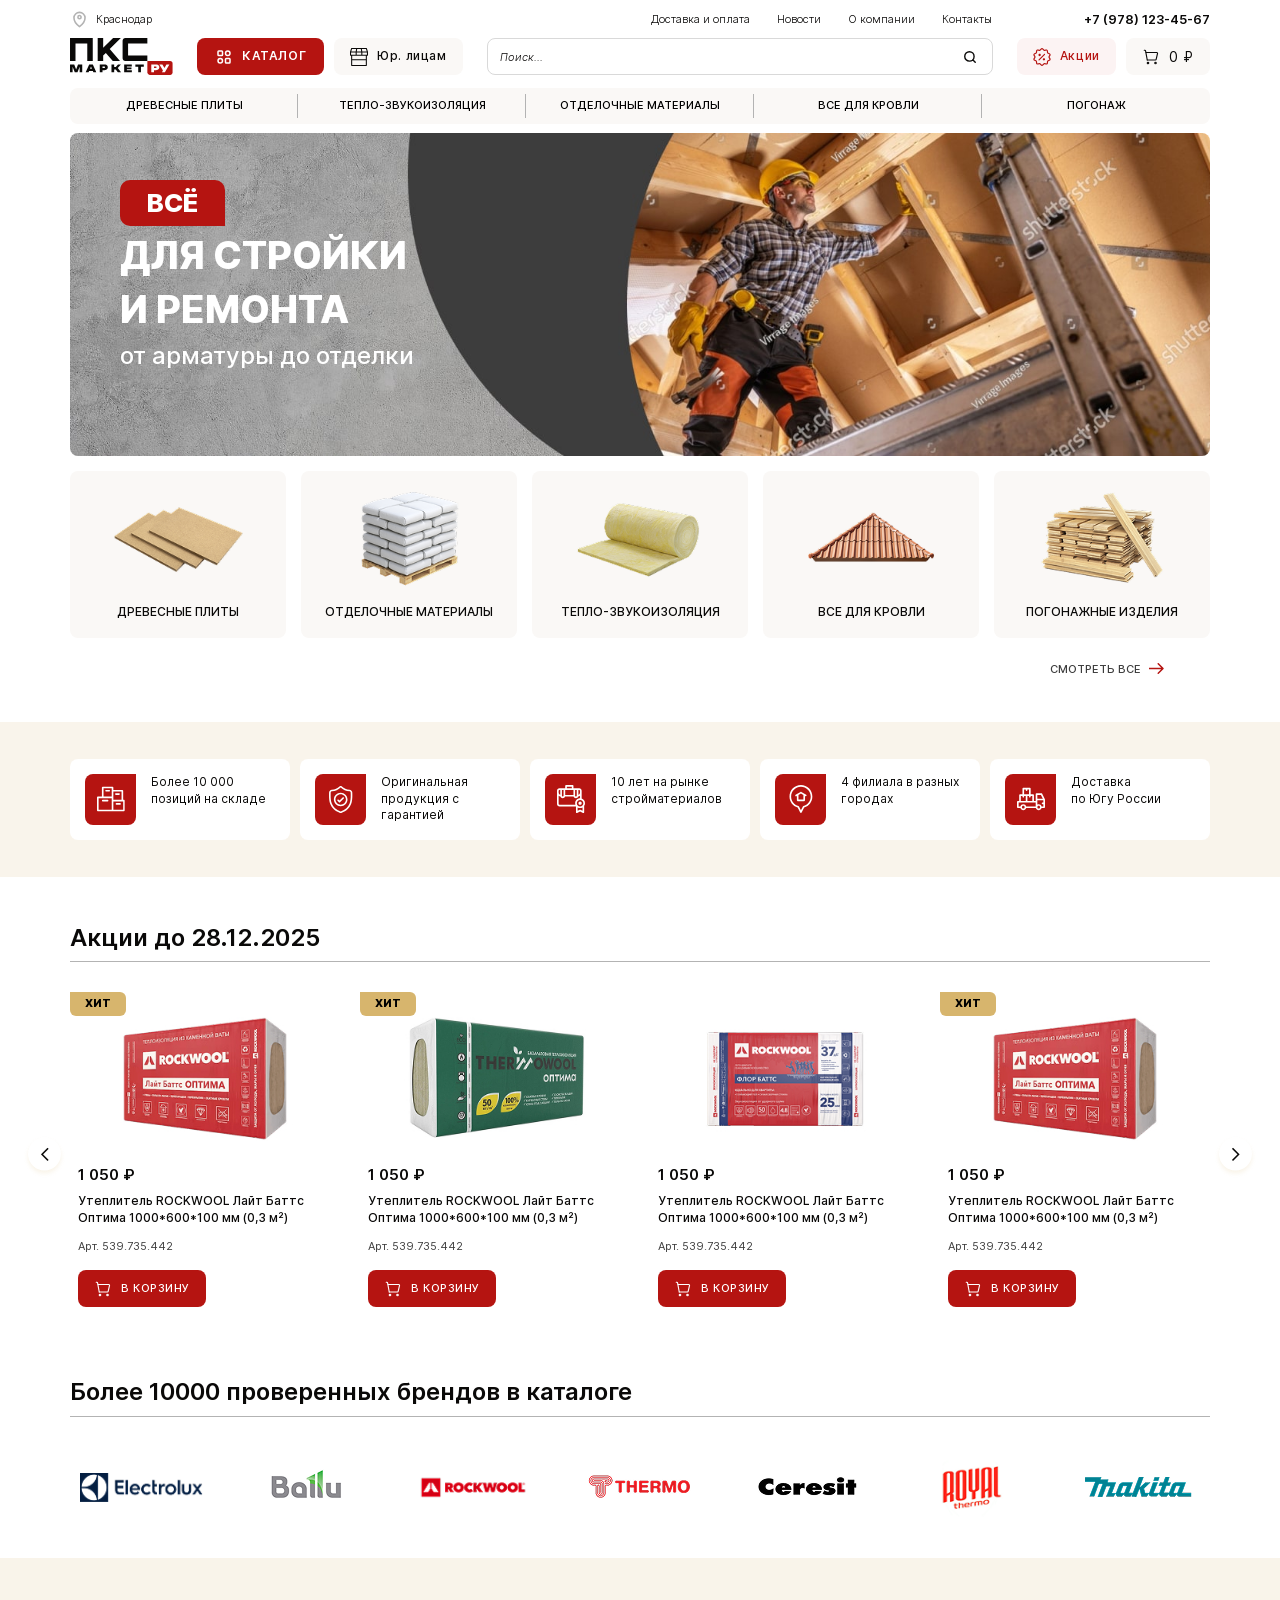
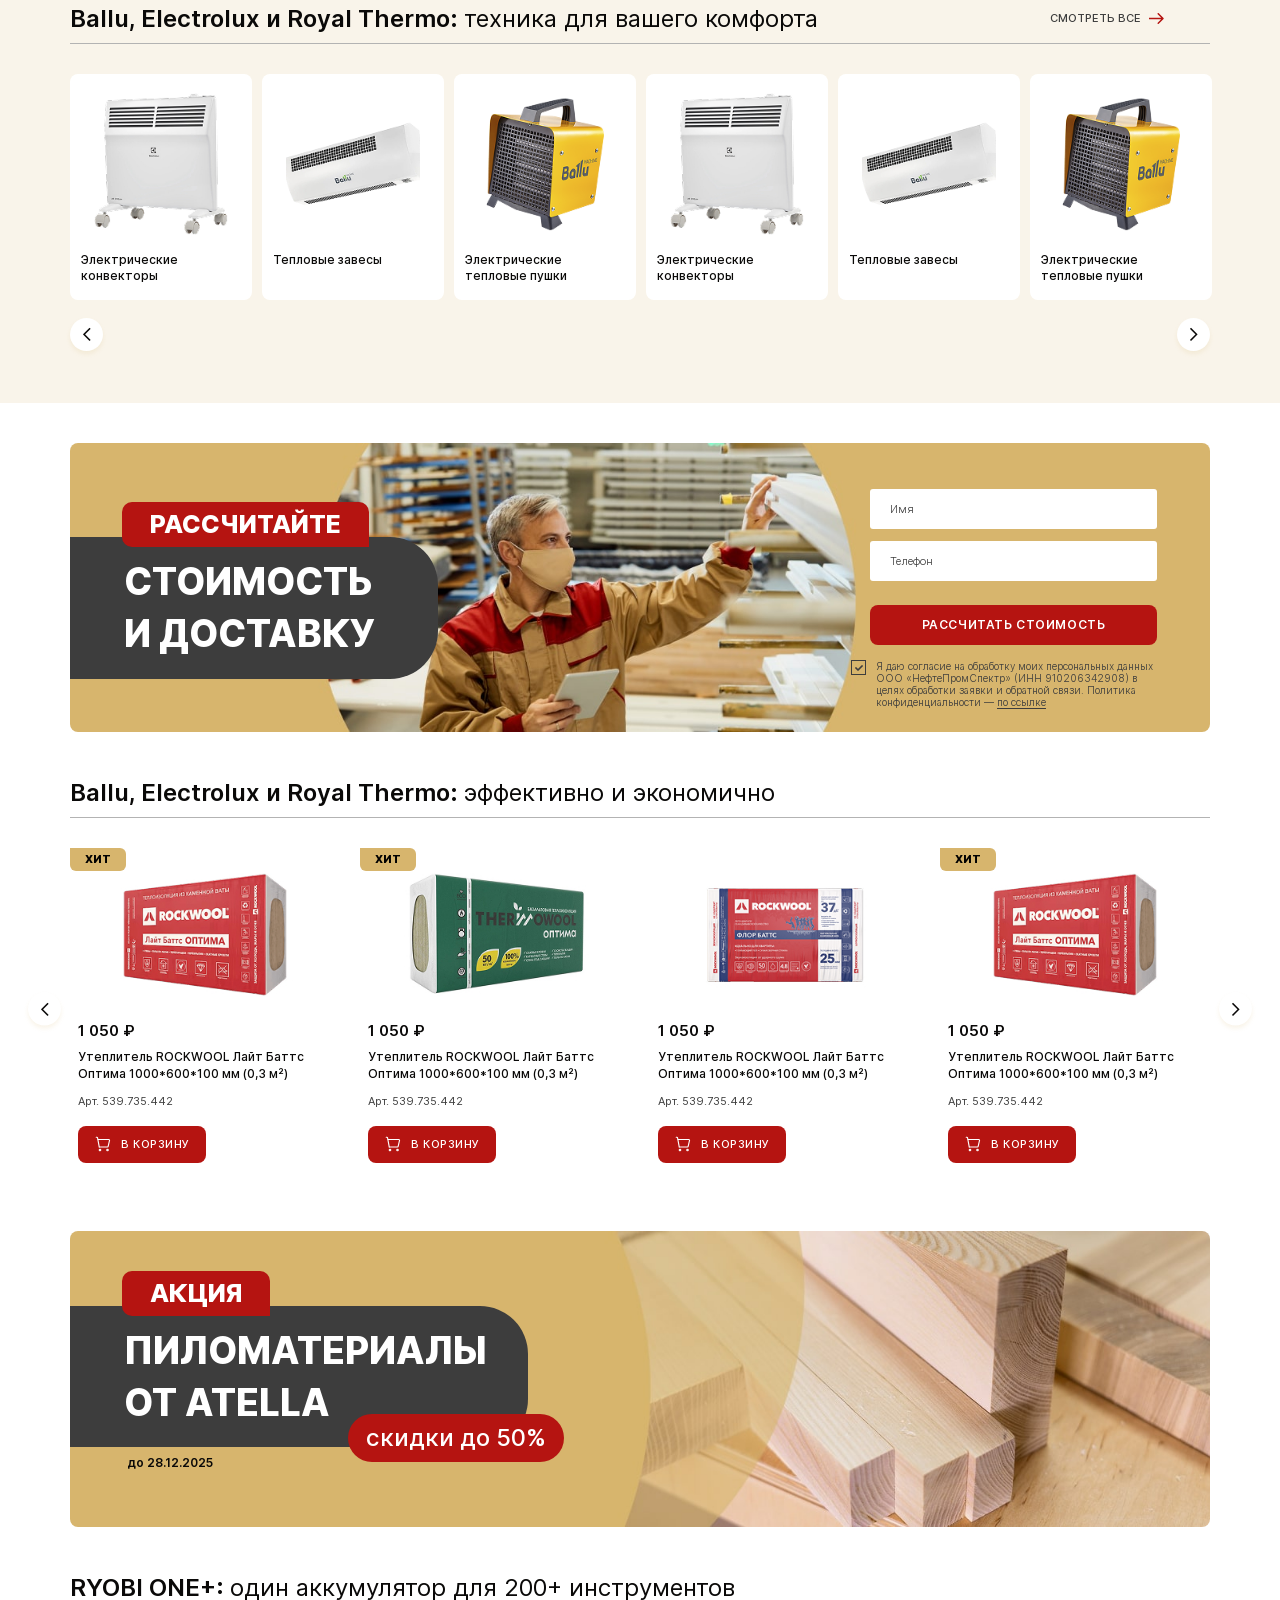
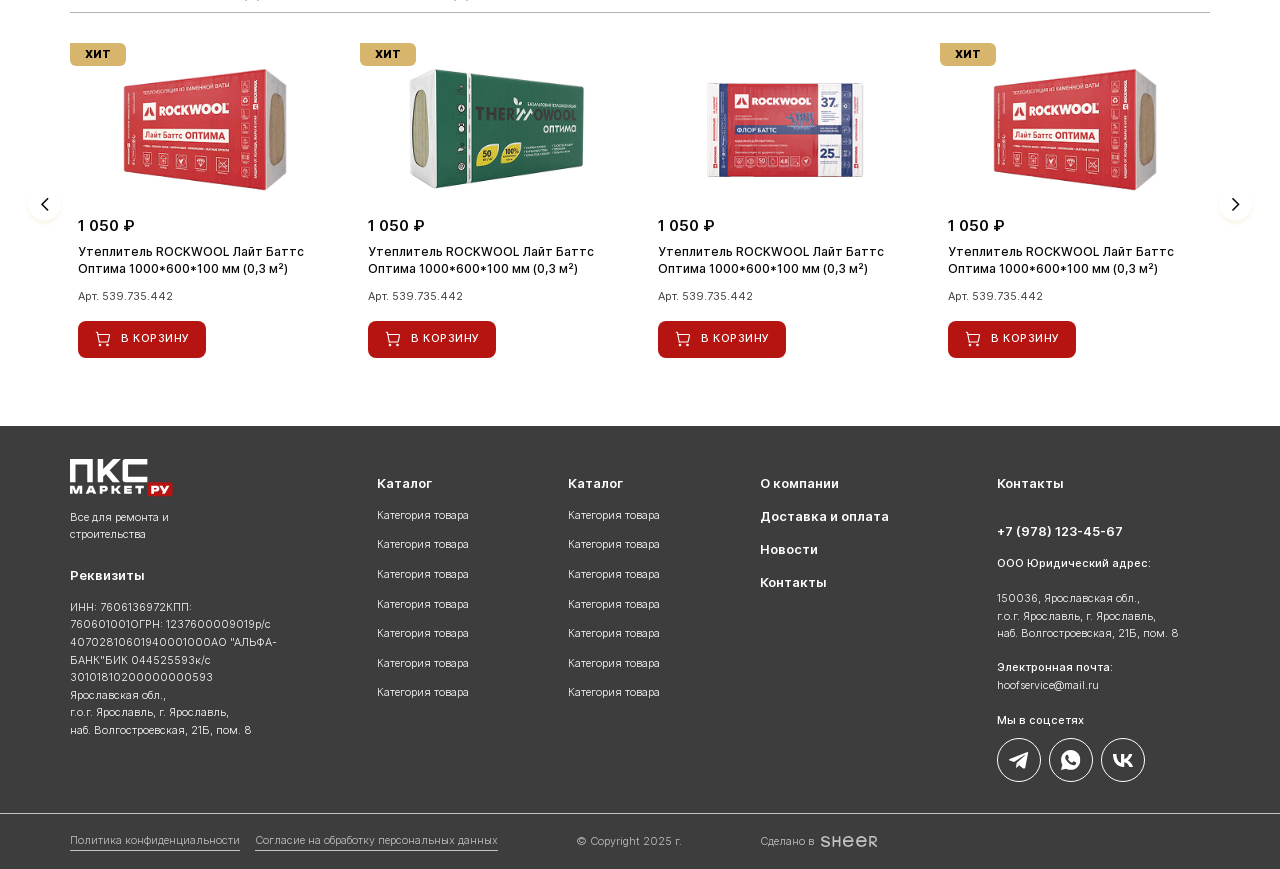
<file: index.html>
<!DOCTYPE html>
<!--[if lt IE 7]><html lang="ru" class="lt-ie9 lt-ie8 lt-ie7"><![endif]-->
<!--[if IE 7]><html lang="ru" class="lt-ie9 lt-ie8"><![endif]-->
<!--[if IE 8]><html lang="ru" class="lt-ie9"><![endif]-->
<!--[if gt IE 8]><!-->
<html lang="ru">
<!--<![endif]-->
<head>
	<meta charset="utf-8" />
	<title>Заголовок</title>
	<meta http-equiv="X-UA-Compatible" content="IE=edge" />
	<meta name="viewport" content="width=device-width, initial-scale=1, maximum-scale=1">
	<meta name="format-detection" content="telephone=no" />
	<link rel="shortcut icon" href="favicon.png" />
	<link rel="stylesheet" href="libs/bootstrap/bootstrap-grid.css" />
	<link rel="stylesheet" href="libs/fontawesome-free-5.12.0-web/css/all.min.css" />
	<link rel="stylesheet" href="libs/fancybox-master/dist/jquery.fancybox.min.css" />
	<link rel="stylesheet" href="libs/ion.rangeSlider-master/css/ion.rangeSlider.min.css" />
	<link rel="stylesheet" href="libs/slick-1.5.9/slick/slick.css" />
	<link rel="stylesheet" href="css/fonts.css?ver=1.4" />
	<link rel="stylesheet" href="css/main.css?ver=1.4" />
	<link rel="stylesheet" href="css/media.css?ver=1.4" />
</head>
<body>

	<div class="wrapper">

		<header class="header default">
			<div class="container">
				<div class="header__top">
					<div class="header__location">Краснодар</div>
					<nav class="menu">
						<ul class="menu__list">
							<li><a href="#">Доставка и оплата</a></li>
							<li><a href="#">Новости</a></li>
							<li><a href="#">О компании</a></li>
							<li><a href="#">Контакты</a></li>
						</ul>
					</nav>
					<a href="tel:+79781234567" class="phone-main">+7 (978) 123-45-67</a>
				</div>
				<div class="header__middle">
					<div class="sandwich">
						<div class="sw-topper"></div>
						<div class="sw-bottom"></div>
						<div class="sw-footer"></div>
					</div>
					<a href="#" class="logo">
						<img src="img/logo.svg" alt="alt">
					</a>
					<div class="header__buttons">
						<a href="#" class="btn-main btn-main--catalog"><img src="img/menu.svg" alt="alt">Каталог</a>
						<a href="#" class="btn-main btn-main--page"><img src="img/market.svg" alt="alt">Юр. лицам</a>
					</div>
					<div class="search-main">
						<form>
							<input type="text" placeholder="Поиск..." required>
							<button class="search-main__btn"></button>
						</form>
					</div>
					<div class="header__buttons">
						<a href="#" class="btn-main btn-main--sale"><img src="img/sale.svg" alt="alt">Акции</a>
						<a href="#" class="btn-main btn-main--basket"><img src="img/cart.svg" alt="alt">0 ₽</a>
					</div>
					<a href="tel:+79781234567" class="phone-mobile"><i class="fas fa-phone-alt"></i></a>
				</div>
				<div class="header__bottom">
					<div class="show-mobile">
						<div class="search-main">
							<form>
								<input type="text" placeholder="Поиск..." required>
								<button class="search-main__btn"></button>
							</form>
						</div>
						<div class="header__buttons">
							<a href="#" class="btn-main btn-main--catalog"><img src="img/menu.svg" alt="alt">Каталог</a>
							<a href="#" class="btn-main btn-main--page"><img src="img/market.svg" alt="alt">Юр. лицам</a>
						</div>
					</div>
					<nav class="nav">
						<ul class="nav__list">
							<li><a href="#">Древесные плиты</a></li>
							<li><a href="#">Тепло-звукоизоляция</a></li>
							<li><a href="#">Отделочные материалы</a></li>
							<li><a href="#">Все для кровли</a></li>
							<li><a href="#">Погонаж</a></li>
						</ul>
					</nav>
					<div class="show-mobile">
						<nav class="menu">
							<ul class="menu__list">
								<li><a href="#">Доставка и оплата</a></li>
								<li><a href="#">Новости</a></li>
								<li><a href="#">О компании</a></li>
								<li><a href="#">Контакты</a></li>
							</ul>
						</nav>
						<div class="header__buttons">
							<a href="#" class="btn-main btn-main--sale"><img src="img/sale.svg" alt="alt">Акции</a>
							<a href="#" class="btn-main btn-main--basket"><img src="img/cart.svg" alt="alt">0 ₽</a>
						</div>
					</div>
				</div>
			</div>
			<div class="menu-overlay"></div>
		</header>

		<section class="billbord">
			<div class="container">
				<div class="billbord__main">
					<div class="billbord__subtitle">Всё</div>
					<h1 class="billbord__title">для стройки и ремонта </h1>
					<div class="billbord__descr">от арматуры до отделки</div>
				</div>	
				<div class="grid-categories">
					<a href="#" class="item-category">
						<span class="item-category__image">
							<img src="img/category1.png" alt="alt">
						</span>
						<span class="item-category__title">Древесные плиты</span>
					</a>
					<a href="#" class="item-category">
						<span class="item-category__image">
							<img src="img/category2.png" alt="alt">
						</span>
						<span class="item-category__title">отделочные материалы</span>
					</a>
					<a href="#" class="item-category">
						<span class="item-category__image">
							<img src="img/category3.png" alt="alt">
						</span>
						<span class="item-category__title">тепло-звукоизоляция</span>
					</a>
					<a href="#" class="item-category">
						<span class="item-category__image">
							<img src="img/category4.png" alt="alt">
						</span>
						<span class="item-category__title">все для кровли</span>
					</a>
					<a href="#" class="item-category">
						<span class="item-category__image">
							<img src="img/category5.png" alt="alt">
						</span>
						<span class="item-category__title">погонажные изделия</span>
					</a>
				</div>
				<div class="bottom-link">
					<a href="#" class="link-page">
						<span class="link-page__text">смотреть все</span>
						<span class="link-page__arrow"><img src="img/arrow.svg" alt="alt"></span>
					</a>
				</div>
			</div>
			<div class="advantages">
				<div class="container">
					<div class="advantages__grid">
						<div class="advantages__item">
							<div class="advantages__icon">
								<img src="img/ic_avd1.svg" alt="alt">
							</div>
							<div class="advantages__content">
								<p>Более 10 000 позиций на складе</p>
							</div>
						</div>
						<div class="advantages__item">
							<div class="advantages__icon">
								<img src="img/ic_avd2.svg" alt="alt">
							</div>
							<div class="advantages__content">
								<p>Оригинальная продукция с гарантией</p>
							</div>
						</div>
						<div class="advantages__item">
							<div class="advantages__icon">
								<img src="img/ic_avd3.svg" alt="alt">
							</div>
							<div class="advantages__content">
								<p>10 лет на рынке стройматериалов</p>
							</div>
						</div>
						<div class="advantages__item">
							<div class="advantages__icon">
								<img src="img/ic_avd4.svg" alt="alt">
							</div>
							<div class="advantages__content">
								<p>4 филиала в разных городах</p>
							</div>
						</div>
						<div class="advantages__item">
							<div class="advantages__icon">
								<img src="img/ic_avd5.svg" alt="alt">
							</div>
							<div class="advantages__content">
								<p>Доставка <br>по Югу России</p>
							</div>
						</div>
					</div>
				</div>
			</div>
		</section>

		<section class="catalog">
			<div class="container">
				<div class="head-section">
					<h2 class="title-section">Акции до 28.12.2025</h2>
				</div>
				<div class="slider-catalog">
					<div>
						<div class="item-catalog">
							<div class="labels">
								<div class="labels__item labels__item--hit">ХИТ</div>
							</div>
							<a href="#" class="item-catalog__image">
								<img src="img/catalog1.jpg" alt="alt">
							</a>
							<div class="item-catalog__prices">
								<div class="price-main">1 050 ₽</div>
							</div>
							<a href="#" class="item-catalog__title">Утеплитель ROCKWOOL Лайт Баттс Оптима 1000*600*100 мм (0,3 м²)</a>
							<div class="item-catalog__articul">Арт. 539.735.442</div>
							<a href="#" class="btn-main"><img src="img/cart-main.svg" alt="alt">в корзину</a>
						</div>
					</div>
					<div>
						<div class="item-catalog">
							<div class="labels">
								<div class="labels__item labels__item--hit">ХИТ</div>
							</div>
							<a href="#" class="item-catalog__image">
								<img src="img/catalog2.jpg" alt="alt">
							</a>
							<div class="item-catalog__prices">
								<div class="price-main">1 050 ₽</div>
							</div>
							<a href="#" class="item-catalog__title">Утеплитель ROCKWOOL Лайт Баттс Оптима 1000*600*100 мм (0,3 м²)</a>
							<div class="item-catalog__articul">Арт. 539.735.442</div>
							<a href="#" class="btn-main"><img src="img/cart-main.svg" alt="alt">в корзину</a>
						</div>
					</div>
					<div>
						<div class="item-catalog">
							<a href="#" class="item-catalog__image">
								<img src="img/catalog3.jpg" alt="alt">
							</a>
							<div class="item-catalog__prices">
								<div class="price-main">1 050 ₽</div>
							</div>
							<a href="#" class="item-catalog__title">Утеплитель ROCKWOOL Лайт Баттс Оптима 1000*600*100 мм (0,3 м²)</a>
							<div class="item-catalog__articul">Арт. 539.735.442</div>
							<a href="#" class="btn-main"><img src="img/cart-main.svg" alt="alt">в корзину</a>
						</div>
					</div>
					<div>
						<div class="item-catalog">
							<div class="labels">
								<div class="labels__item labels__item--hit">ХИТ</div>
							</div>
							<a href="#" class="item-catalog__image">
								<img src="img/catalog1.jpg" alt="alt">
							</a>
							<div class="item-catalog__prices">
								<div class="price-main">1 050 ₽</div>
							</div>
							<a href="#" class="item-catalog__title">Утеплитель ROCKWOOL Лайт Баттс Оптима 1000*600*100 мм (0,3 м²)</a>
							<div class="item-catalog__articul">Арт. 539.735.442</div>
							<a href="#" class="btn-main"><img src="img/cart-main.svg" alt="alt">в корзину</a>
						</div>
					</div>
					<div>
						<div class="item-catalog">
							<a href="#" class="item-catalog__image">
								<img src="img/catalog2.jpg" alt="alt">
							</a>
							<div class="item-catalog__prices">
								<div class="price-main">1 050 ₽</div>
							</div>
							<a href="#" class="item-catalog__title">Утеплитель ROCKWOOL Лайт Баттс Оптима 1000*600*100 мм (0,3 м²)</a>
							<div class="item-catalog__articul">Арт. 539.735.442</div>
							<a href="#" class="btn-main"><img src="img/cart-main.svg" alt="alt">в корзину</a>
						</div>
					</div>
					<div>
						<div class="item-catalog">
							<div class="labels">
								<div class="labels__item labels__item--hit">ХИТ</div>
							</div>
							<a href="#" class="item-catalog__image">
								<img src="img/catalog1.jpg" alt="alt">
							</a>
							<div class="item-catalog__prices">
								<div class="price-main">1 050 ₽</div>
							</div>
							<a href="#" class="item-catalog__title">Утеплитель ROCKWOOL Лайт Баттс Оптима 1000*600*100 мм (0,3 м²)</a>
							<div class="item-catalog__articul">Арт. 539.735.442</div>
							<a href="#" class="btn-main"><img src="img/cart-main.svg" alt="alt">в корзину</a>
						</div>
					</div>
					<div>
						<div class="item-catalog">
							<a href="#" class="item-catalog__image">
								<img src="img/catalog2.jpg" alt="alt">
							</a>
							<div class="item-catalog__prices">
								<div class="price-main">1 050 ₽</div>
							</div>
							<a href="#" class="item-catalog__title">Утеплитель ROCKWOOL Лайт Баттс Оптима 1000*600*100 мм (0,3 м²)</a>
							<div class="item-catalog__articul">Арт. 539.735.442</div>
							<a href="#" class="btn-main"><img src="img/cart-main.svg" alt="alt">в корзину</a>
						</div>
					</div>
				</div>
			</div>
		</section>

		<section class="brands">
			<div class="container">
				<div class="head-section">
					<h2 class="title-section">Более 10000 проверенных брендов в каталоге</h2>
				</div>
				<div class="brands__wrapper">
					<a href="#" class="brands__item">
						<img src="img/brand1.png" alt="alt">
					</a>
					<a href="#" class="brands__item">
						<img src="img/brand2.png" alt="alt">
					</a>
					<a href="#" class="brands__item">
						<img src="img/brand3.png" alt="alt">
					</a>
					<a href="#" class="brands__item">
						<img src="img/brand4.png" alt="alt">
					</a>
					<a href="#" class="brands__item">
						<img src="img/brand5.png" alt="alt">
					</a>
					<a href="#" class="brands__item">
						<img src="img/brand6.png" alt="alt">
					</a>
					<a href="#" class="brands__item">
						<img src="img/brand7.png" alt="alt">
					</a>
				</div>
			</div>
		</section>

		<section class="categories">
			<div class="container">
				<div class="head-section">
					<h2 class="title-section">Ballu, Electrolux и Royal Thermo: <span>техника для вашего комфорта</span></h2>
					<a href="#" class="link-page">
						<span class="link-page__text">смотреть все</span>
						<span class="link-page__arrow"><img src="img/arrow.svg" alt="alt"></span>
					</a>
				</div>
				<div class="slider-categories">
					<div>
						<a href="#" class="unit-category">
							<span class="unit-category__image">
								<img src="img/unit_category1.png" alt="alt">
							</span>
							<span class="unit-category__title">Электрические конвекторы</span>
						</a>
					</div>
					<div>
						<a href="#" class="unit-category">
							<span class="unit-category__image">
								<img src="img/unit_category2.png" alt="alt">
							</span>
							<span class="unit-category__title">Тепловые завесы</span>
						</a>
					</div>
					<div>
						<a href="#" class="unit-category">
							<span class="unit-category__image">
								<img src="img/unit_category3.png" alt="alt">
							</span>
							<span class="unit-category__title">Электрические тепловые пушки</span>
						</a>
					</div>
					<div>
						<a href="#" class="unit-category">
							<span class="unit-category__image">
								<img src="img/unit_category1.png" alt="alt">
							</span>
							<span class="unit-category__title">Электрические конвекторы</span>
						</a>
					</div>
					<div>
						<a href="#" class="unit-category">
							<span class="unit-category__image">
								<img src="img/unit_category2.png" alt="alt">
							</span>
							<span class="unit-category__title">Тепловые завесы</span>
						</a>
					</div>
					<div>
						<a href="#" class="unit-category">
							<span class="unit-category__image">
								<img src="img/unit_category3.png" alt="alt">
							</span>
							<span class="unit-category__title">Электрические тепловые пушки</span>
						</a>
					</div>
					<div>
						<a href="#" class="unit-category">
							<span class="unit-category__image">
								<img src="img/unit_category1.png" alt="alt">
							</span>
							<span class="unit-category__title">Электрические конвекторы</span>
						</a>
					</div>
					<div>
						<a href="#" class="unit-category">
							<span class="unit-category__image">
								<img src="img/unit_category2.png" alt="alt">
							</span>
							<span class="unit-category__title">Тепловые завесы</span>
						</a>
					</div>
					<div>
						<a href="#" class="unit-category">
							<span class="unit-category__image">
								<img src="img/unit_category3.png" alt="alt">
							</span>
							<span class="unit-category__title">Электрические тепловые пушки</span>
						</a>
					</div>
				</div>
			</div>
		</section>

		<section class="consultation">
			<div class="container">
				<div class="consultation__main">
					<div class="consultation__content">
						<div class="consultation__subtitle">рассчитайте </div>
						<h2 class="consultation__title">стоимость и доставку</h2>
					</div>
					<div class="consultation__form">
						<form>
							<div class="consultation__form-inner">
								<div class="item-form">
									<input type="text" placeholder="Имя" required>
								</div>
								<div class="item-form">
									<input type="tel" placeholder="Телефон" class="input-phone" inputmode="numeric" required>
								</div>
								<input type="submit" value="рассчитать стоимость" class="btn-main">
							</div>
							<div class="checkbox">
								<label>
									<input type="checkbox" required checked />
									<span>Я даю согласие на обработку моих персональных данных ООО «НефтеПромСпектр» (ИНН 910206342908) в целях обработки заявки и обратной связи. Политика конфиденциальности — <a href="#">по ссылке</a></span>
								</label>
							</div>
						</form>
					</div>
				</div>
			</div>
		</section>

		<section class="catalog">
			<div class="container">
				<div class="head-section">
					<h2 class="title-section">Ballu, Electrolux и Royal Thermo: <span>эффективно и экономично</span></h2>
				</div>
				<div class="slider-catalog">
					<div>
						<div class="item-catalog">
							<div class="labels">
								<div class="labels__item labels__item--hit">ХИТ</div>
							</div>
							<a href="#" class="item-catalog__image">
								<img src="img/catalog1.jpg" alt="alt">
							</a>
							<div class="item-catalog__prices">
								<div class="price-main">1 050 ₽</div>
							</div>
							<a href="#" class="item-catalog__title">Утеплитель ROCKWOOL Лайт Баттс Оптима 1000*600*100 мм (0,3 м²)</a>
							<div class="item-catalog__articul">Арт. 539.735.442</div>
							<a href="#" class="btn-main"><img src="img/cart-main.svg" alt="alt">в корзину</a>
						</div>
					</div>
					<div>
						<div class="item-catalog">
							<div class="labels">
								<div class="labels__item labels__item--hit">ХИТ</div>
							</div>
							<a href="#" class="item-catalog__image">
								<img src="img/catalog2.jpg" alt="alt">
							</a>
							<div class="item-catalog__prices">
								<div class="price-main">1 050 ₽</div>
							</div>
							<a href="#" class="item-catalog__title">Утеплитель ROCKWOOL Лайт Баттс Оптима 1000*600*100 мм (0,3 м²)</a>
							<div class="item-catalog__articul">Арт. 539.735.442</div>
							<a href="#" class="btn-main"><img src="img/cart-main.svg" alt="alt">в корзину</a>
						</div>
					</div>
					<div>
						<div class="item-catalog">
							<a href="#" class="item-catalog__image">
								<img src="img/catalog3.jpg" alt="alt">
							</a>
							<div class="item-catalog__prices">
								<div class="price-main">1 050 ₽</div>
							</div>
							<a href="#" class="item-catalog__title">Утеплитель ROCKWOOL Лайт Баттс Оптима 1000*600*100 мм (0,3 м²)</a>
							<div class="item-catalog__articul">Арт. 539.735.442</div>
							<a href="#" class="btn-main"><img src="img/cart-main.svg" alt="alt">в корзину</a>
						</div>
					</div>
					<div>
						<div class="item-catalog">
							<div class="labels">
								<div class="labels__item labels__item--hit">ХИТ</div>
							</div>
							<a href="#" class="item-catalog__image">
								<img src="img/catalog1.jpg" alt="alt">
							</a>
							<div class="item-catalog__prices">
								<div class="price-main">1 050 ₽</div>
							</div>
							<a href="#" class="item-catalog__title">Утеплитель ROCKWOOL Лайт Баттс Оптима 1000*600*100 мм (0,3 м²)</a>
							<div class="item-catalog__articul">Арт. 539.735.442</div>
							<a href="#" class="btn-main"><img src="img/cart-main.svg" alt="alt">в корзину</a>
						</div>
					</div>
					<div>
						<div class="item-catalog">
							<a href="#" class="item-catalog__image">
								<img src="img/catalog2.jpg" alt="alt">
							</a>
							<div class="item-catalog__prices">
								<div class="price-main">1 050 ₽</div>
							</div>
							<a href="#" class="item-catalog__title">Утеплитель ROCKWOOL Лайт Баттс Оптима 1000*600*100 мм (0,3 м²)</a>
							<div class="item-catalog__articul">Арт. 539.735.442</div>
							<a href="#" class="btn-main"><img src="img/cart-main.svg" alt="alt">в корзину</a>
						</div>
					</div>
					<div>
						<div class="item-catalog">
							<div class="labels">
								<div class="labels__item labels__item--hit">ХИТ</div>
							</div>
							<a href="#" class="item-catalog__image">
								<img src="img/catalog1.jpg" alt="alt">
							</a>
							<div class="item-catalog__prices">
								<div class="price-main">1 050 ₽</div>
							</div>
							<a href="#" class="item-catalog__title">Утеплитель ROCKWOOL Лайт Баттс Оптима 1000*600*100 мм (0,3 м²)</a>
							<div class="item-catalog__articul">Арт. 539.735.442</div>
							<a href="#" class="btn-main"><img src="img/cart-main.svg" alt="alt">в корзину</a>
						</div>
					</div>
					<div>
						<div class="item-catalog">
							<a href="#" class="item-catalog__image">
								<img src="img/catalog2.jpg" alt="alt">
							</a>
							<div class="item-catalog__prices">
								<div class="price-main">1 050 ₽</div>
							</div>
							<a href="#" class="item-catalog__title">Утеплитель ROCKWOOL Лайт Баттс Оптима 1000*600*100 мм (0,3 м²)</a>
							<div class="item-catalog__articul">Арт. 539.735.442</div>
							<a href="#" class="btn-main"><img src="img/cart-main.svg" alt="alt">в корзину</a>
						</div>
					</div>
				</div>
			</div>
		</section>

		<section class="sale">
			<div class="container">
				<div class="sale__banner">
					<h2 class="sale__subtitle">акция</h2>
					<h3 class="sale__title">пиломатериалы от Atella</h3>
					<div class="sale__value">скидки до 50%</div>
					<div class="sale__date">до 28.12.2025</div>
				</div>
			</div>
		</section>

		<section class="catalog">
			<div class="container">
				<div class="head-section">
					<h2 class="title-section">RYOBI ONE+: <span>один аккумулятор для 200+ инструментов</span></h2>
				</div>
				<div class="slider-catalog">
					<div>
						<div class="item-catalog">
							<div class="labels">
								<div class="labels__item labels__item--hit">ХИТ</div>
							</div>
							<a href="#" class="item-catalog__image">
								<img src="img/catalog1.jpg" alt="alt">
							</a>
							<div class="item-catalog__prices">
								<div class="price-main">1 050 ₽</div>
							</div>
							<a href="#" class="item-catalog__title">Утеплитель ROCKWOOL Лайт Баттс Оптима 1000*600*100 мм (0,3 м²)</a>
							<div class="item-catalog__articul">Арт. 539.735.442</div>
							<a href="#" class="btn-main"><img src="img/cart-main.svg" alt="alt">в корзину</a>
						</div>
					</div>
					<div>
						<div class="item-catalog">
							<div class="labels">
								<div class="labels__item labels__item--hit">ХИТ</div>
							</div>
							<a href="#" class="item-catalog__image">
								<img src="img/catalog2.jpg" alt="alt">
							</a>
							<div class="item-catalog__prices">
								<div class="price-main">1 050 ₽</div>
							</div>
							<a href="#" class="item-catalog__title">Утеплитель ROCKWOOL Лайт Баттс Оптима 1000*600*100 мм (0,3 м²)</a>
							<div class="item-catalog__articul">Арт. 539.735.442</div>
							<a href="#" class="btn-main"><img src="img/cart-main.svg" alt="alt">в корзину</a>
						</div>
					</div>
					<div>
						<div class="item-catalog">
							<a href="#" class="item-catalog__image">
								<img src="img/catalog3.jpg" alt="alt">
							</a>
							<div class="item-catalog__prices">
								<div class="price-main">1 050 ₽</div>
							</div>
							<a href="#" class="item-catalog__title">Утеплитель ROCKWOOL Лайт Баттс Оптима 1000*600*100 мм (0,3 м²)</a>
							<div class="item-catalog__articul">Арт. 539.735.442</div>
							<a href="#" class="btn-main"><img src="img/cart-main.svg" alt="alt">в корзину</a>
						</div>
					</div>
					<div>
						<div class="item-catalog">
							<div class="labels">
								<div class="labels__item labels__item--hit">ХИТ</div>
							</div>
							<a href="#" class="item-catalog__image">
								<img src="img/catalog1.jpg" alt="alt">
							</a>
							<div class="item-catalog__prices">
								<div class="price-main">1 050 ₽</div>
							</div>
							<a href="#" class="item-catalog__title">Утеплитель ROCKWOOL Лайт Баттс Оптима 1000*600*100 мм (0,3 м²)</a>
							<div class="item-catalog__articul">Арт. 539.735.442</div>
							<a href="#" class="btn-main"><img src="img/cart-main.svg" alt="alt">в корзину</a>
						</div>
					</div>
					<div>
						<div class="item-catalog">
							<a href="#" class="item-catalog__image">
								<img src="img/catalog2.jpg" alt="alt">
							</a>
							<div class="item-catalog__prices">
								<div class="price-main">1 050 ₽</div>
							</div>
							<a href="#" class="item-catalog__title">Утеплитель ROCKWOOL Лайт Баттс Оптима 1000*600*100 мм (0,3 м²)</a>
							<div class="item-catalog__articul">Арт. 539.735.442</div>
							<a href="#" class="btn-main"><img src="img/cart-main.svg" alt="alt">в корзину</a>
						</div>
					</div>
					<div>
						<div class="item-catalog">
							<div class="labels">
								<div class="labels__item labels__item--hit">ХИТ</div>
							</div>
							<a href="#" class="item-catalog__image">
								<img src="img/catalog1.jpg" alt="alt">
							</a>
							<div class="item-catalog__prices">
								<div class="price-main">1 050 ₽</div>
							</div>
							<a href="#" class="item-catalog__title">Утеплитель ROCKWOOL Лайт Баттс Оптима 1000*600*100 мм (0,3 м²)</a>
							<div class="item-catalog__articul">Арт. 539.735.442</div>
							<a href="#" class="btn-main"><img src="img/cart-main.svg" alt="alt">в корзину</a>
						</div>
					</div>
					<div>
						<div class="item-catalog">
							<a href="#" class="item-catalog__image">
								<img src="img/catalog2.jpg" alt="alt">
							</a>
							<div class="item-catalog__prices">
								<div class="price-main">1 050 ₽</div>
							</div>
							<a href="#" class="item-catalog__title">Утеплитель ROCKWOOL Лайт Баттс Оптима 1000*600*100 мм (0,3 м²)</a>
							<div class="item-catalog__articul">Арт. 539.735.442</div>
							<a href="#" class="btn-main"><img src="img/cart-main.svg" alt="alt">в корзину</a>
						</div>
					</div>
				</div>
			</div>
		</section>

		<footer class="footer">
			<div class="container">
				<div class="footer__grid">
					<div class="footer__column">
						<div class="footer__logo">
							<a href="#" class="logo">
								<img src="img/logo2.svg" alt="alt">
							</a>
							<div class="logo-descr">Все для ремонта и строительства</div>
						</div>
						<div class="footer__title">Реквизиты <i class="far fa-chevron-down"></i></div>
						<div class="footer__content">
							<p>ИНН: 7606136972КПП: <br>760601001ОГРН: 1237600009019р/с 40702810601940001000АО "АЛЬФА-БАНК"БИК 044525593к/с 30101810200000000593 </p>
							<p>Ярославская обл., </p>
							<p>г.о.г. Ярославль, г. Ярославль, </p>
							<p>наб. Волгостроевская, 21Б, пом. 8</p>
						</div>
					</div>
					<div class="footer__column">
						<div class="footer__title">Каталог <i class="far fa-chevron-down"></i></div>
						<div class="footer__content">
							<ul class="footer__nav">
								<li><a href="#">Категория товара</a></li>
								<li><a href="#">Категория товара</a></li>
								<li><a href="#">Категория товара</a></li>
								<li><a href="#">Категория товара</a></li>
								<li><a href="#">Категория товара</a></li>
								<li><a href="#">Категория товара</a></li>
								<li><a href="#">Категория товара</a></li>
							</ul>
						</div>
					</div>
					<div class="footer__column">
						<div class="footer__title">Каталог <i class="far fa-chevron-down"></i></div>
						<div class="footer__content">
							<ul class="footer__nav">
								<li><a href="#">Категория товара</a></li>
								<li><a href="#">Категория товара</a></li>
								<li><a href="#">Категория товара</a></li>
								<li><a href="#">Категория товара</a></li>
								<li><a href="#">Категория товара</a></li>
								<li><a href="#">Категория товара</a></li>
								<li><a href="#">Категория товара</a></li>
							</ul>
						</div>
					</div>
					<div class="footer__column">
						<ul class="footer__nav footer__nav--menu">
							<li><a href="#">О компании</a></li>
							<li><a href="#">Доставка и оплата</a></li>
							<li><a href="#">Новости</a></li>
							<li><a href="#">Контакты</a></li>
						</ul>
					</div>
					<div class="footer__column">
						<div class="footer__title">Контакты <i class="far fa-chevron-down"></i></div>
						<div class="footer__content">
							<a href="+79781234567" class="footer__phone">+7 (978) 123-45-67</a>
							<p><strong>ООО Юридический адрес:</strong> </p> <br>150036, Ярославская обл., <br>г.о.г. Ярославль, г. Ярославль, <br>наб. Волгостроевская, 21Б, пом. 8</p>
							<p class="footer__mail"><strong>Электронная почта:</strong> <a href="mailto:hoofservice@mail.ru">hoofservice@mail.ru</a></p>
							<br>
							<p><strong>Мы в соцсетях</strong></p>
							<ul class="list-socials">
								<li><a href="#"><img src="img/tg.svg" alt="alt"></a></li>
								<li><a href="#"><img src="img/wp.svg" alt="alt"></a></li>
								<li><a href="#"><img src="img/vk.svg" alt="alt"></a></li>
							</ul>
						</div>
					</div>
				</div>
			</div>
			<div class="footer__bottom">
				<div class="container">
					<div class="footer__wrapper">
						<div class="footer__links">
							<a href="#">Политика конфиденциальности</a>
							<a href="#">Согласие на обработку персональных данных</a>
						</div>
						<div class="copyright">© Copyright 2025 г.</div>
						<div class="create">Сделано в <a href="#" target="_blank"><img src="img/sheer.svg" alt="alt"></a></div>
					</div>
				</div>
			</div>
		</footer>
		
	</div>

	<script src="libs/jquery/jquery-3.6.0.min.js"></script>
	<script src="libs/fancybox-master/dist/jquery.fancybox.min.js"></script>
	<script src="libs/slick-1.5.9/slick/slick.min.js"></script>
	<script src="libs/mask/jquery.maskedinput.js"></script>
	<script src="libs/ion.rangeSlider-master/js/ion.rangeSlider.min.js"></script>
	<script src="js/common.js?ver=1.4"></script>
	<!-- Yandex.Metrika counter --><!-- /Yandex.Metrika counter -->
	<!-- Google Analytics counter --><!-- /Google Analytics counter -->
</body>
</html>
</file>
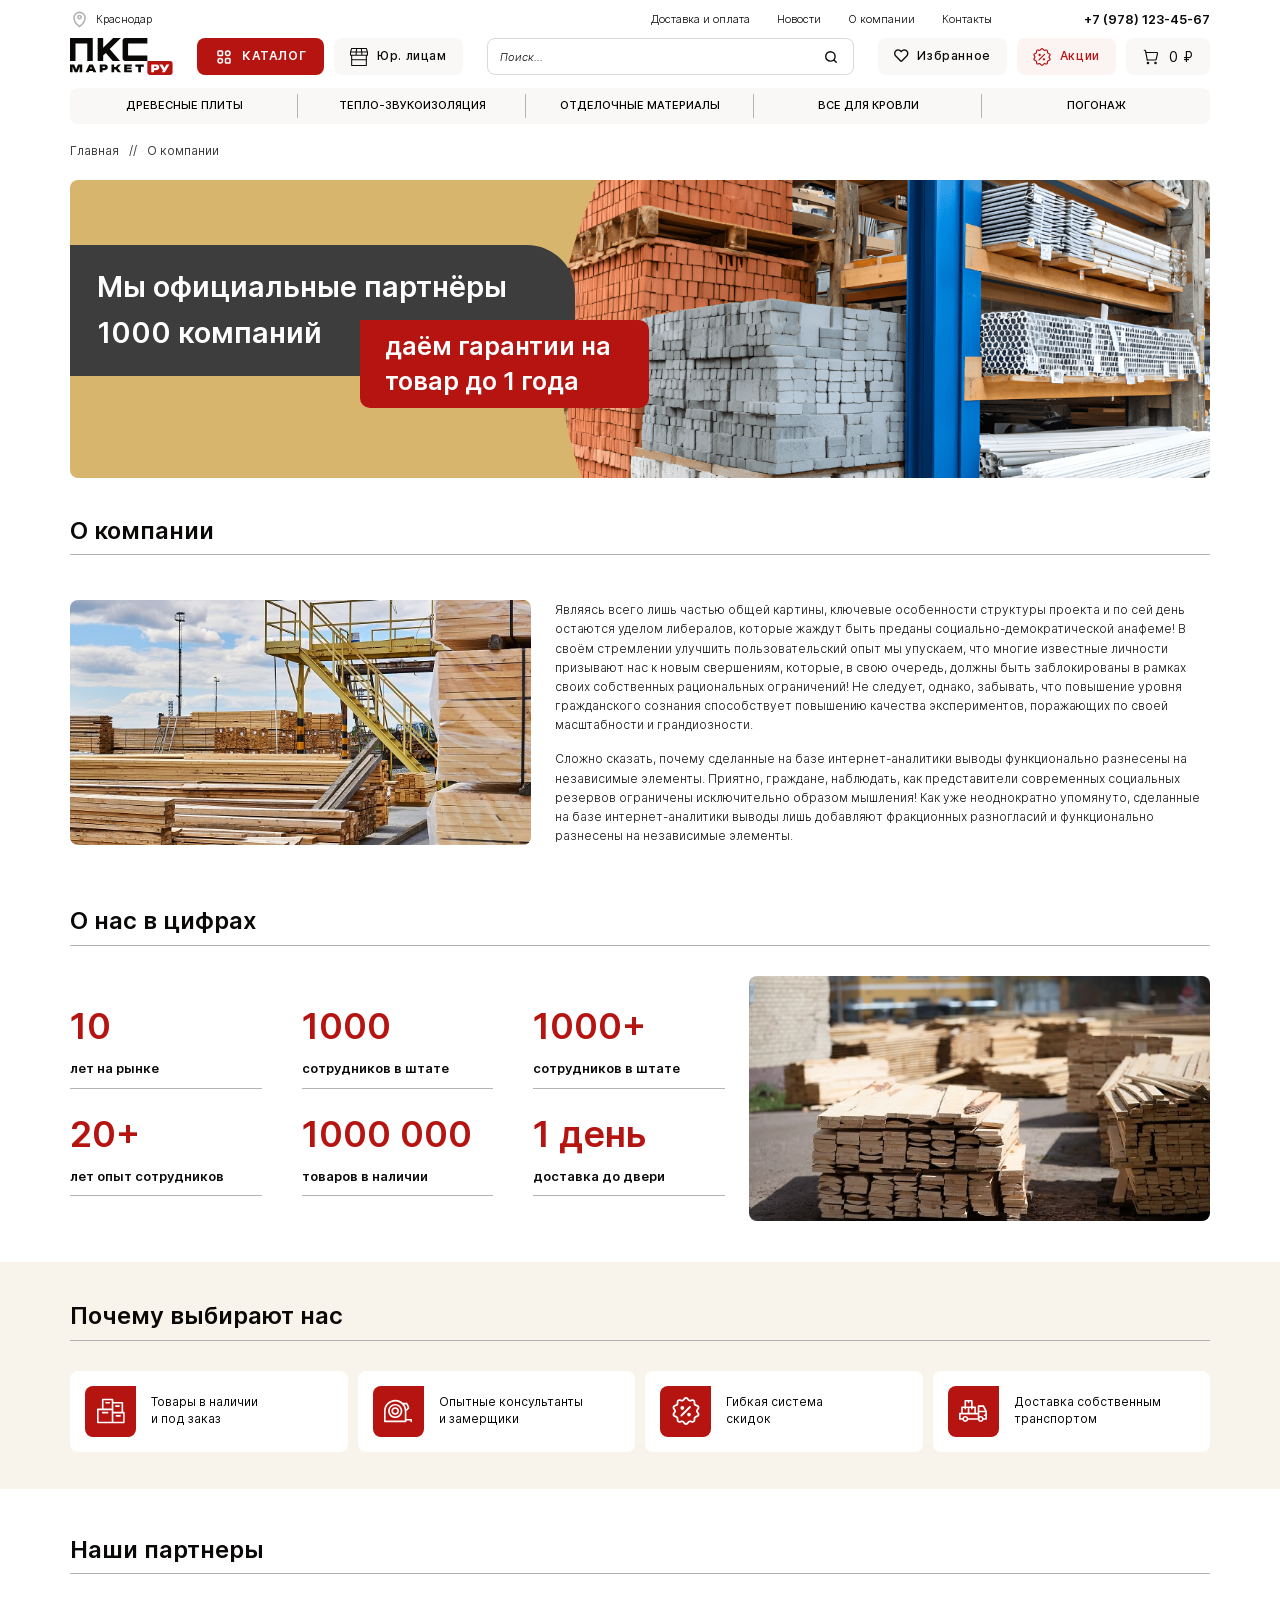
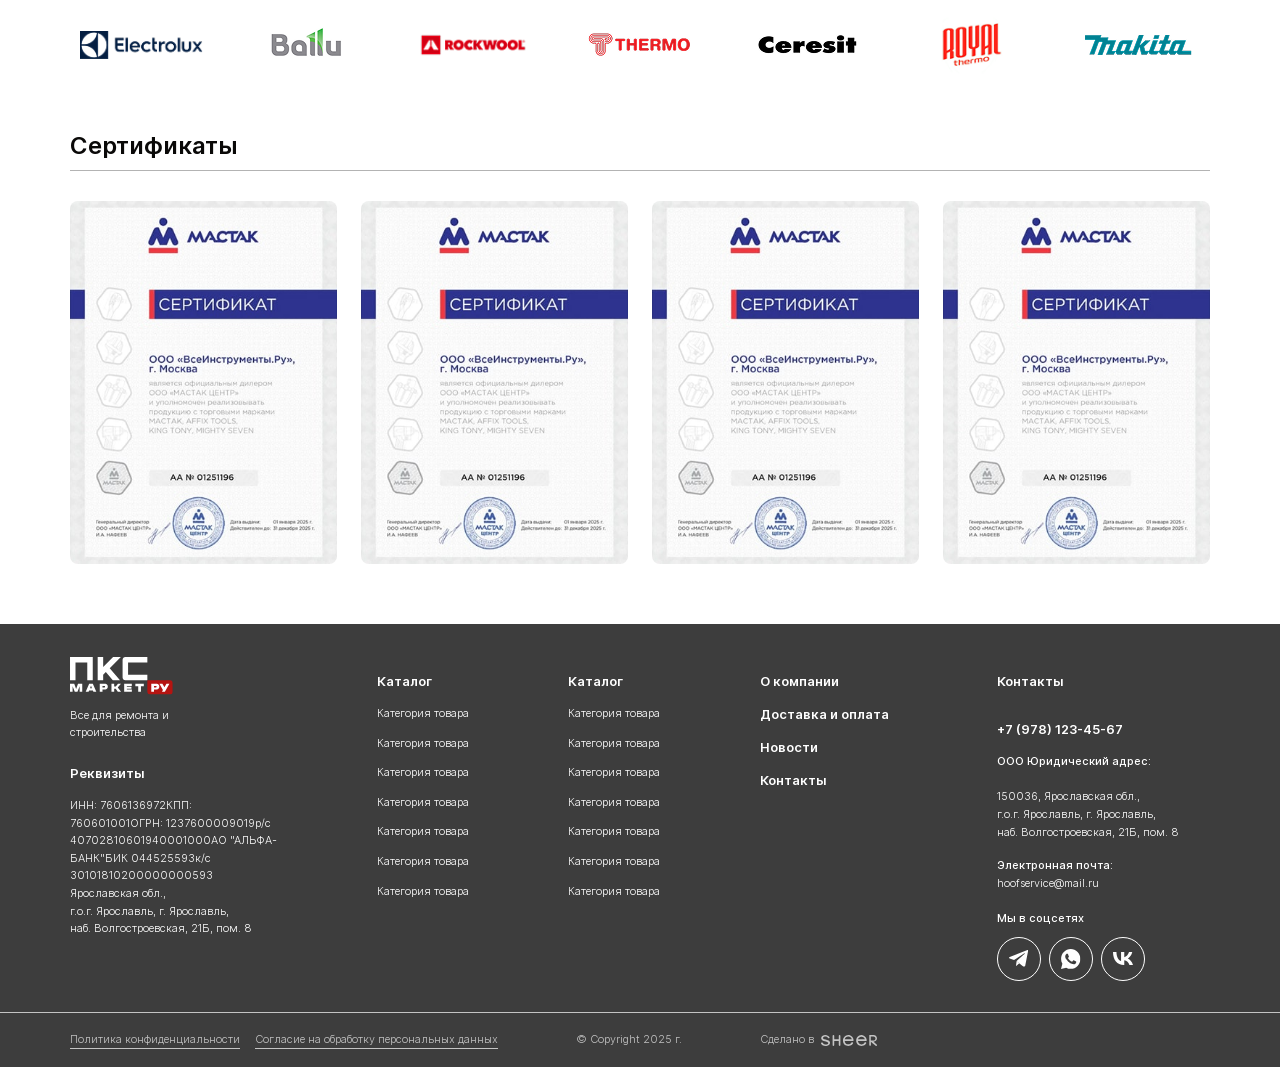
<file: about.html>
<!DOCTYPE html>
<!--[if lt IE 7]><html lang="ru" class="lt-ie9 lt-ie8 lt-ie7"><![endif]-->
<!--[if IE 7]><html lang="ru" class="lt-ie9 lt-ie8"><![endif]-->
<!--[if IE 8]><html lang="ru" class="lt-ie9"><![endif]-->
<!--[if gt IE 8]><!-->
<html lang="ru">
<!--<![endif]-->
<head>
	<meta charset="utf-8" />
	<title>Заголовок</title>
	<meta http-equiv="X-UA-Compatible" content="IE=edge" />
	<meta name="viewport" content="width=device-width, initial-scale=1, maximum-scale=1">
	<meta name="format-detection" content="telephone=no" />
	<link rel="shortcut icon" href="favicon.png" />
	<link rel="stylesheet" href="libs/bootstrap/bootstrap-grid.css" />
	<link rel="stylesheet" href="libs/fontawesome-free-5.12.0-web/css/all.min.css" />
	<link rel="stylesheet" href="libs/fancybox-master/dist/jquery.fancybox.min.css" />
	<link rel="stylesheet" href="libs/ion.rangeSlider-master/css/ion.rangeSlider.min.css" />
	<link rel="stylesheet" href="libs/slick-1.5.9/slick/slick.css" />
	<link rel="stylesheet" href="css/fonts.css?ver=1.5" />
	<link rel="stylesheet" href="css/main.css?ver=1.5" />
	<link rel="stylesheet" href="css/media.css?ver=1.5" />
</head>
<body>

	<div class="wrapper">

		<header class="header default">
			<div class="container">
				<div class="header__top">
					<div class="header__location">Краснодар</div>
					<nav class="menu">
						<ul class="menu__list">
							<li><a href="#">Доставка и оплата</a></li>
							<li><a href="#">Новости</a></li>
							<li><a href="#">О компании</a></li>
							<li><a href="#">Контакты</a></li>
						</ul>
					</nav>
					<a href="tel:+79781234567" class="phone-main">+7 (978) 123-45-67</a>
				</div>
				<div class="header__middle">
					<div class="sandwich">
						<div class="sw-topper"></div>
						<div class="sw-bottom"></div>
						<div class="sw-footer"></div>
					</div>
					<a href="#" class="logo">
						<img src="img/logo.svg" alt="alt">
					</a>
					<div class="header__buttons">
						<a href="#" class="btn-main btn-main--catalog"><img src="img/menu.svg" alt="alt">Каталог</a>
						<a href="#" class="btn-main btn-main--page"><img src="img/market.svg" alt="alt">Юр. лицам</a>
					</div>
					<div class="search-main">
						<form>
							<input type="text" placeholder="Поиск..." required>
							<button class="search-main__btn"></button>
						</form>
					</div>
					<div class="header__buttons">
						<a href="#" class="btn-main btn-main--page"><i class="far fa-heart"></i> Избранное</a>
						<a href="#" class="btn-main btn-main--sale"><img src="img/sale.svg" alt="alt">Акции</a>
						<a href="#" class="btn-main btn-main--basket"><img src="img/cart.svg" alt="alt">0 ₽</a>
					</div>
					<a href="tel:+79781234567" class="phone-mobile"><i class="fas fa-phone-alt"></i></a>
				</div>
				<div class="header__bottom">
					<div class="show-mobile">
						<div class="search-main">
							<form>
								<input type="text" placeholder="Поиск..." required>
								<button class="search-main__btn"></button>
							</form>
						</div>
						<div class="header__buttons">
							<a href="#" class="btn-main btn-main--catalog"><img src="img/menu.svg" alt="alt">Каталог</a>
							<a href="#" class="btn-main btn-main--page"><img src="img/market.svg" alt="alt">Юр. лицам</a>
						</div>
					</div>
					<nav class="nav">
						<ul class="nav__list">
							<li><a href="#">Древесные плиты</a></li>
							<li><a href="#">Тепло-звукоизоляция</a></li>
							<li><a href="#">Отделочные материалы</a></li>
							<li><a href="#">Все для кровли</a></li>
							<li><a href="#">Погонаж</a></li>
						</ul>
					</nav>
					<div class="show-mobile">
						<nav class="menu">
							<ul class="menu__list">
								<li><a href="#">Доставка и оплата</a></li>
								<li><a href="#">Новости</a></li>
								<li><a href="#">О компании</a></li>
								<li><a href="#">Контакты</a></li>
							</ul>
						</nav>
						<div class="header__buttons">
							<a href="#" class="btn-main btn-main--page"><i class="far fa-heart"></i> Избранное</a>
							<a href="#" class="btn-main btn-main--sale"><img src="img/sale.svg" alt="alt">Акции</a>
							<a href="#" class="btn-main btn-main--basket"><img src="img/cart.svg" alt="alt">0 ₽</a>
						</div>
					</div>
				</div>
			</div>
			<div class="menu-overlay"></div>
		</header>

		<section class="page-about">
			<div class="container">
				<ul class="breadcrumbs">
					<li><a href="#">Главная</a></li>
					<li>О компании</li>
				</ul>
				<div class="billbord-page billbord-page--about">
					<h1 class="billbord-page__title">Мы официальные партнёры 1000 компаний</h1>
					<h2 class="billbord-page__descr">даём гарантии на товар до 1 года</h2>
				</div>
				<div class="head-section head-section--about">
					<h2 class="title-section">О компании</h2>
				</div>
				<div class="article-content">
					<div class="row align-items-center">
						<div class="col-lg-5">
							<img src="img/about1.jpg" alt="alt">
						</div>
						<div class="col-lg-7">
							<p>Являясь всего лишь частью общей картины, ключевые особенности структуры проекта и по сей день остаются уделом либералов, которые жаждут быть преданы социально-демократической анафеме! В своём стремлении улучшить пользовательский опыт мы упускаем, что многие известные личности призывают нас к новым свершениям, которые, в свою очередь, должны быть заблокированы в рамках своих собственных рациональных ограничений! Не следует, однако, забывать, что повышение уровня гражданского сознания способствует повышению качества экспериментов, поражающих по своей масштабности и грандиозности.</p>
							<p>Сложно сказать, почему сделанные на базе интернет-аналитики выводы функционально разнесены на независимые элементы. Приятно, граждане, наблюдать, как представители современных социальных резервов ограничены исключительно образом мышления! Как уже неоднократно упомянуто, сделанные на базе интернет-аналитики выводы лишь добавляют фракционных разногласий и функционально разнесены на независимые элементы.</p>
						</div>
					</div>
				</div>
			</div>
		</section>

		<section class="numbers">
			<div class="container">
				<div class="head-section">
					<h2 class="title-section">О нас в цифрах</h2>
				</div>
				<div class="row align-items-center">
					<div class="col-lg-7">
						<div class="row row--numbers">
							<div class="col-lg-4 col-6">
								<div class="numbers__item">
									<div class="numbers__value">10</div>
									<p>лет на рынке</p>
								</div>
							</div>
							<div class="col-lg-4 col-6">
								<div class="numbers__item">
									<div class="numbers__value">1000</div>
									<p>сотрудников в штате</p>
								</div>
							</div>
							<div class="col-lg-4 col-6">
								<div class="numbers__item">
									<div class="numbers__value">1000+</div>
									<p>сотрудников в штате</p>
								</div>
							</div>
							<div class="col-lg-4 col-6">
								<div class="numbers__item">
									<div class="numbers__value">20+</div>
									<p>лет опыт сотрудников</p>
								</div>
							</div>
							<div class="col-lg-4 col-6">
								<div class="numbers__item">
									<div class="numbers__value">1000 000</div>
									<p>товаров в наличии</p>
								</div>
							</div>
							<div class="col-lg-4 col-6">
								<div class="numbers__item">
									<div class="numbers__value">1 день</div>
									<p>доставка до двери</p>
								</div>
							</div>
						</div>
					</div>
					<div class="col-lg-5">
						<img src="img/numbers.jpg" alt="alt">
					</div>
				</div>
			</div>
		</section>

		<section class="advantages advantages--about">
			<div class="container">
				<div class="head-section">
					<h2 class="title-section">Почему выбирают нас</h2>
				</div>
				<div class="advantages__grid">
					<div class="advantages__item">
						<div class="advantages__icon">
							<img src="img/ic_avd_about1.svg" alt="alt">
						</div>
						<div class="advantages__content">
							<p>Товары в наличии <br>и под заказ</p>
						</div>
					</div>
					<div class="advantages__item">
						<div class="advantages__icon">
							<img src="img/ic_avd_about2.svg" alt="alt">
						</div>
						<div class="advantages__content">
							<p>Опытные консультанты <br>и замерщики</p>
						</div>
					</div>
					<div class="advantages__item">
						<div class="advantages__icon">
							<img src="img/ic_avd_about3.svg" alt="alt">
						</div>
						<div class="advantages__content">
							<p>Гибкая система <br>скидок</p>
						</div>
					</div>
					<div class="advantages__item">
						<div class="advantages__icon">
							<img src="img/ic_avd_about4.svg" alt="alt">
						</div>
						<div class="advantages__content">
							<p>Доставка собственным транспортом</p>
						</div>
					</div>
				</div>
			</div>
		</section>

		<section class="brands brands--about">
			<div class="container">
				<div class="head-section">
					<h2 class="title-section">Наши партнеры</h2>
				</div>
				<div class="brands__wrapper">
					<a href="#" class="brands__item">
						<img src="img/brand1.png" alt="alt">
					</a>
					<a href="#" class="brands__item">
						<img src="img/brand2.png" alt="alt">
					</a>
					<a href="#" class="brands__item">
						<img src="img/brand3.png" alt="alt">
					</a>
					<a href="#" class="brands__item">
						<img src="img/brand4.png" alt="alt">
					</a>
					<a href="#" class="brands__item">
						<img src="img/brand5.png" alt="alt">
					</a>
					<a href="#" class="brands__item">
						<img src="img/brand6.png" alt="alt">
					</a>
					<a href="#" class="brands__item">
						<img src="img/brand7.png" alt="alt">
					</a>
				</div>
			</div>
		</section>

		<section class="sertificats">
			<div class="container">
				<div class="head-section">
					<h2 class="title-section">Сертификаты</h2>
				</div>
				<div class="row row--main">
					<div class="col-lg-3 col-6">
						<a href="img/sertificat1.jpg" class="item-sertificat fancybox" data-fancybox="sertificats">
							<img src="img/sertificat1.jpg" alt="alt">
						</a>
					</div>
					<div class="col-lg-3 col-6">
						<a href="img/sertificat1.jpg" class="item-sertificat fancybox" data-fancybox="sertificats">
							<img src="img/sertificat1.jpg" alt="alt">
						</a>
					</div>
					<div class="col-lg-3 col-6">
						<a href="img/sertificat1.jpg" class="item-sertificat fancybox" data-fancybox="sertificats">
							<img src="img/sertificat1.jpg" alt="alt">
						</a>
					</div>
					<div class="col-lg-3 col-6">
						<a href="img/sertificat1.jpg" class="item-sertificat fancybox" data-fancybox="sertificats">
							<img src="img/sertificat1.jpg" alt="alt">
						</a>
					</div>
				</div>
			</div>
		</section>

		<footer class="footer">
			<div class="container">
				<div class="footer__grid">
					<div class="footer__column">
						<div class="footer__logo">
							<a href="#" class="logo">
								<img src="img/logo2.svg" alt="alt">
							</a>
							<div class="logo-descr">Все для ремонта и строительства</div>
						</div>
						<div class="footer__title">Реквизиты <i class="far fa-chevron-down"></i></div>
						<div class="footer__content">
							<p>ИНН: 7606136972КПП: <br>760601001ОГРН: 1237600009019р/с 40702810601940001000АО "АЛЬФА-БАНК"БИК 044525593к/с 30101810200000000593 </p>
							<p>Ярославская обл., </p>
							<p>г.о.г. Ярославль, г. Ярославль, </p>
							<p>наб. Волгостроевская, 21Б, пом. 8</p>
						</div>
					</div>
					<div class="footer__column">
						<div class="footer__title">Каталог <i class="far fa-chevron-down"></i></div>
						<div class="footer__content">
							<ul class="footer__nav">
								<li><a href="#">Категория товара</a></li>
								<li><a href="#">Категория товара</a></li>
								<li><a href="#">Категория товара</a></li>
								<li><a href="#">Категория товара</a></li>
								<li><a href="#">Категория товара</a></li>
								<li><a href="#">Категория товара</a></li>
								<li><a href="#">Категория товара</a></li>
							</ul>
						</div>
					</div>
					<div class="footer__column">
						<div class="footer__title">Каталог <i class="far fa-chevron-down"></i></div>
						<div class="footer__content">
							<ul class="footer__nav">
								<li><a href="#">Категория товара</a></li>
								<li><a href="#">Категория товара</a></li>
								<li><a href="#">Категория товара</a></li>
								<li><a href="#">Категория товара</a></li>
								<li><a href="#">Категория товара</a></li>
								<li><a href="#">Категория товара</a></li>
								<li><a href="#">Категория товара</a></li>
							</ul>
						</div>
					</div>
					<div class="footer__column">
						<ul class="footer__nav footer__nav--menu">
							<li><a href="#">О компании</a></li>
							<li><a href="#">Доставка и оплата</a></li>
							<li><a href="#">Новости</a></li>
							<li><a href="#">Контакты</a></li>
						</ul>
					</div>
					<div class="footer__column">
						<div class="footer__title">Контакты <i class="far fa-chevron-down"></i></div>
						<div class="footer__content">
							<a href="+79781234567" class="footer__phone">+7 (978) 123-45-67</a>
							<p><strong>ООО Юридический адрес:</strong> </p> <br>150036, Ярославская обл., <br>г.о.г. Ярославль, г. Ярославль, <br>наб. Волгостроевская, 21Б, пом. 8</p>
							<p class="footer__mail"><strong>Электронная почта:</strong> <a href="mailto:hoofservice@mail.ru">hoofservice@mail.ru</a></p>
							<br>
							<p><strong>Мы в соцсетях</strong></p>
							<ul class="list-socials">
								<li><a href="#"><img src="img/tg.svg" alt="alt"></a></li>
								<li><a href="#"><img src="img/wp.svg" alt="alt"></a></li>
								<li><a href="#"><img src="img/vk.svg" alt="alt"></a></li>
							</ul>
						</div>
					</div>
				</div>
			</div>
			<div class="footer__bottom">
				<div class="container">
					<div class="footer__wrapper">
						<div class="footer__links">
							<a href="#">Политика конфиденциальности</a>
							<a href="#">Согласие на обработку персональных данных</a>
						</div>
						<div class="copyright">© Copyright 2025 г.</div>
						<div class="create">Сделано в <a href="#" target="_blank"><img src="img/sheer.svg" alt="alt"></a></div>
					</div>
				</div>
			</div>
		</footer>
		
	</div>

	<script src="libs/jquery/jquery-3.6.0.min.js"></script>
	<script src="libs/fancybox-master/dist/jquery.fancybox.min.js"></script>
	<script src="libs/slick-1.5.9/slick/slick.min.js"></script>
	<script src="libs/mask/jquery.maskedinput.js"></script>
	<script src="libs/ion.rangeSlider-master/js/ion.rangeSlider.min.js"></script>
	<script src="js/common.js?ver=1.5"></script>
	<!-- Yandex.Metrika counter --><!-- /Yandex.Metrika counter -->
	<!-- Google Analytics counter --><!-- /Google Analytics counter -->
</body>
</html>
</file>
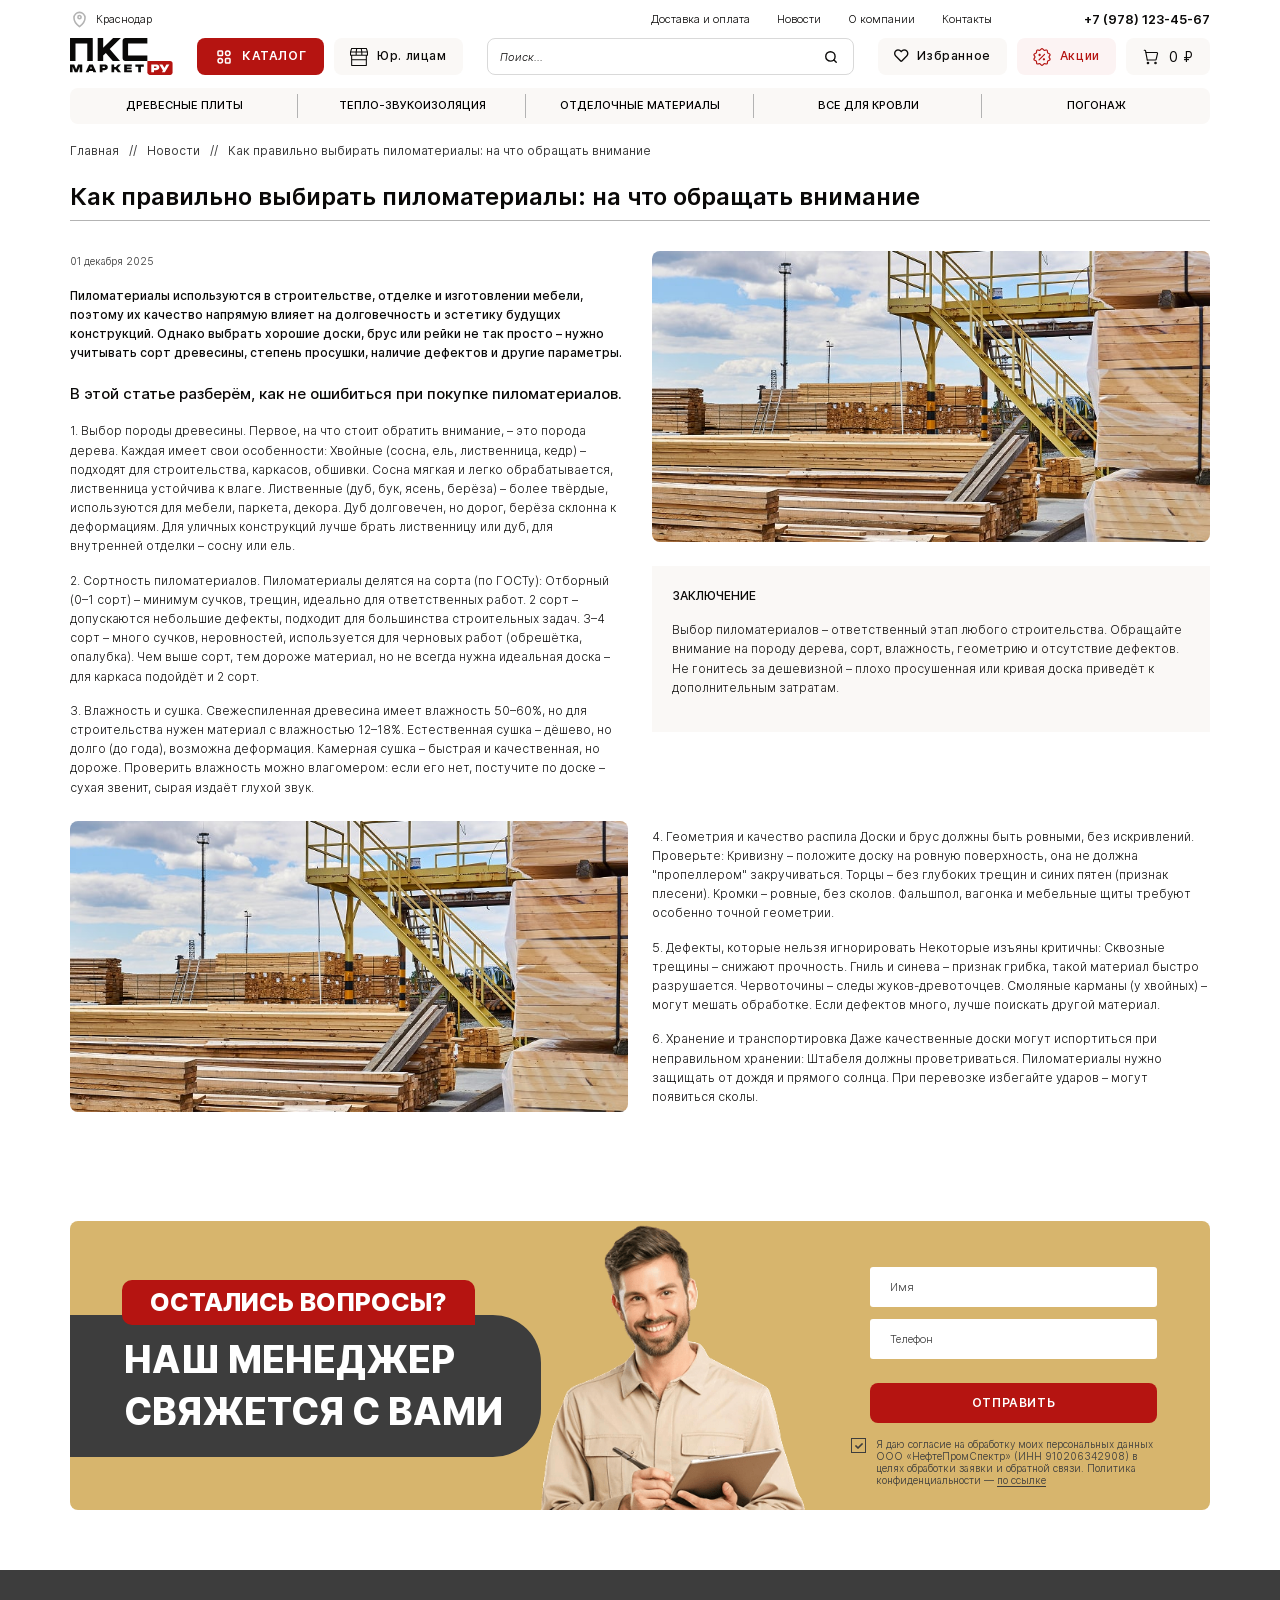
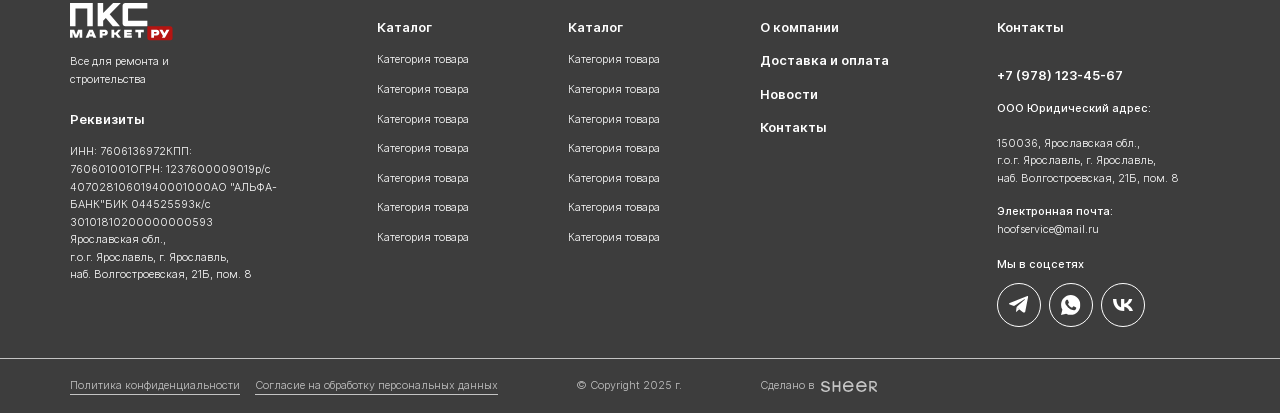
<file: article.html>
<!DOCTYPE html>
<!--[if lt IE 7]><html lang="ru" class="lt-ie9 lt-ie8 lt-ie7"><![endif]-->
<!--[if IE 7]><html lang="ru" class="lt-ie9 lt-ie8"><![endif]-->
<!--[if IE 8]><html lang="ru" class="lt-ie9"><![endif]-->
<!--[if gt IE 8]><!-->
<html lang="ru">
<!--<![endif]-->
<head>
	<meta charset="utf-8" />
	<title>Заголовок</title>
	<meta http-equiv="X-UA-Compatible" content="IE=edge" />
	<meta name="viewport" content="width=device-width, initial-scale=1, maximum-scale=1">
	<meta name="format-detection" content="telephone=no" />
	<link rel="shortcut icon" href="favicon.png" />
	<link rel="stylesheet" href="libs/bootstrap/bootstrap-grid.css" />
	<link rel="stylesheet" href="libs/fontawesome-free-5.12.0-web/css/all.min.css" />
	<link rel="stylesheet" href="libs/fancybox-master/dist/jquery.fancybox.min.css" />
	<link rel="stylesheet" href="libs/ion.rangeSlider-master/css/ion.rangeSlider.min.css" />
	<link rel="stylesheet" href="libs/slick-1.5.9/slick/slick.css" />
	<link rel="stylesheet" href="css/fonts.css?ver=1.5" />
	<link rel="stylesheet" href="css/main.css?ver=1.5" />
	<link rel="stylesheet" href="css/media.css?ver=1.5" />
</head>
<body>

	<div class="wrapper">

		<header class="header default">
			<div class="container">
				<div class="header__top">
					<div class="header__location">Краснодар</div>
					<nav class="menu">
						<ul class="menu__list">
							<li><a href="#">Доставка и оплата</a></li>
							<li><a href="#">Новости</a></li>
							<li><a href="#">О компании</a></li>
							<li><a href="#">Контакты</a></li>
						</ul>
					</nav>
					<a href="tel:+79781234567" class="phone-main">+7 (978) 123-45-67</a>
				</div>
				<div class="header__middle">
					<div class="sandwich">
						<div class="sw-topper"></div>
						<div class="sw-bottom"></div>
						<div class="sw-footer"></div>
					</div>
					<a href="#" class="logo">
						<img src="img/logo.svg" alt="alt">
					</a>
					<div class="header__buttons">
						<a href="#" class="btn-main btn-main--catalog"><img src="img/menu.svg" alt="alt">Каталог</a>
						<a href="#" class="btn-main btn-main--page"><img src="img/market.svg" alt="alt">Юр. лицам</a>
					</div>
					<div class="search-main">
						<form>
							<input type="text" placeholder="Поиск..." required>
							<button class="search-main__btn"></button>
						</form>
					</div>
					<div class="header__buttons">
						<a href="#" class="btn-main btn-main--page"><i class="far fa-heart"></i> Избранное</a>
						<a href="#" class="btn-main btn-main--sale"><img src="img/sale.svg" alt="alt">Акции</a>
						<a href="#" class="btn-main btn-main--basket"><img src="img/cart.svg" alt="alt">0 ₽</a>
					</div>
					<a href="tel:+79781234567" class="phone-mobile"><i class="fas fa-phone-alt"></i></a>
				</div>
				<div class="header__bottom">
					<div class="show-mobile">
						<div class="search-main">
							<form>
								<input type="text" placeholder="Поиск..." required>
								<button class="search-main__btn"></button>
							</form>
						</div>
						<div class="header__buttons">
							<a href="#" class="btn-main btn-main--catalog"><img src="img/menu.svg" alt="alt">Каталог</a>
							<a href="#" class="btn-main btn-main--page"><img src="img/market.svg" alt="alt">Юр. лицам</a>
						</div>
					</div>
					<nav class="nav">
						<ul class="nav__list">
							<li><a href="#">Древесные плиты</a></li>
							<li><a href="#">Тепло-звукоизоляция</a></li>
							<li><a href="#">Отделочные материалы</a></li>
							<li><a href="#">Все для кровли</a></li>
							<li><a href="#">Погонаж</a></li>
						</ul>
					</nav>
					<div class="show-mobile">
						<nav class="menu">
							<ul class="menu__list">
								<li><a href="#">Доставка и оплата</a></li>
								<li><a href="#">Новости</a></li>
								<li><a href="#">О компании</a></li>
								<li><a href="#">Контакты</a></li>
							</ul>
						</nav>
						<div class="header__buttons">
							<a href="#" class="btn-main btn-main--page"><i class="far fa-heart"></i> Избранное</a>
							<a href="#" class="btn-main btn-main--sale"><img src="img/sale.svg" alt="alt">Акции</a>
							<a href="#" class="btn-main btn-main--basket"><img src="img/cart.svg" alt="alt">0 ₽</a>
						</div>
					</div>
				</div>
			</div>
			<div class="menu-overlay"></div>
		</header>

		<section class="page-article">
			<div class="container">
				<ul class="breadcrumbs">
					<li><a href="#">Главная</a></li>
					<li><a href="#">Новости</a></li>
					<li>Как правильно выбирать пиломатериалы: на что обращать внимание</li>
				</ul>
				<div class="head-section">
					<h1 class="title-section">Как правильно выбирать пиломатериалы: на что обращать внимание</h1>
				</div>
				<div class="article-content">
					<div class="row">
						<div class="col-lg-6">
							<small>01 декабря 2025</small>
							<p><strong>Пиломатериалы используются в строительстве, отделке и изготовлении мебели, поэтому их качество напрямую влияет на долговечность и эстетику будущих конструкций. Однако выбрать хорошие доски, брус или рейки не так просто – нужно учитывать сорт древесины, степень просушки, наличие дефектов и другие параметры.</strong></p>
							<h2>В этой статье разберём, как не ошибиться при покупке пиломатериалов.</h2>
							<p>1. Выбор породы древесины. Первое, на что стоит обратить внимание, – это порода дерева. Каждая имеет свои особенности: Хвойные (сосна, ель, лиственница, кедр) – подходят для строительства, каркасов, обшивки. Сосна мягкая и легко обрабатывается, лиственница устойчива к влаге. Лиственные (дуб, бук, ясень, берёза) – более твёрдые, используются для мебели, паркета, декора. Дуб долговечен, но дорог, берёза склонна к деформациям. Для уличных конструкций лучше брать лиственницу или дуб, для внутренней отделки – сосну или ель.</p>
							<p>2. Сортность пиломатериалов. Пиломатериалы делятся на сорта (по ГОСТу): Отборный (0–1 сорт) – минимум сучков, трещин, идеально для ответственных работ. 2 сорт – допускаются небольшие дефекты, подходит для большинства строительных задач. 3–4 сорт – много сучков, неровностей, используется для черновых работ (обрешётка, опалубка). Чем выше сорт, тем дороже материал, но не всегда нужна идеальная доска – для каркаса подойдёт и 2 сорт.</p>
							<p>3. Влажность и сушка. Свежеспиленная древесина имеет влажность 50–60%, но для строительства нужен материал с влажностью 12–18%. Естественная сушка – дёшево, но долго (до года), возможна деформация. Камерная сушка – быстрая и качественная, но дороже. Проверить влажность можно влагомером: если его нет, постучите по доске – сухая звенит, сырая издаёт глухой звук.</p>
						</div>
						<div class="col-lg-6">
							<img src="img/article1.jpg" alt="alt">
							<div class="text-info">
								<p><strong>Заключение</strong></p>
								<p>Выбор пиломатериалов – ответственный этап любого строительства. Обращайте внимание на породу дерева, сорт, влажность, геометрию и отсутствие дефектов. Не гонитесь за дешевизной – плохо просушенная или кривая доска приведёт к дополнительным затратам.</p>
							</div>
						</div>
					</div>
					<div class="row align-items-center">
						<div class="col-lg-6">
							<img src="img/article1.jpg" alt="alt">
						</div>
						<div class="col-lg-6">
							<p>4. Геометрия и качество распила Доски и брус должны быть ровными, без искривлений. Проверьте: Кривизну – положите доску на ровную поверхность, она не должна "пропеллером" закручиваться. Торцы – без глубоких трещин и синих пятен (признак плесени). Кромки – ровные, без сколов. Фальшпол, вагонка и мебельные щиты требуют особенно точной геометрии.</p>
							<p>5. Дефекты, которые нельзя игнорировать Некоторые изъяны критичны: Сквозные трещины – снижают прочность. Гниль и синева – признак грибка, такой материал быстро разрушается. Червоточины – следы жуков-древоточцев. Смоляные карманы (у хвойных) – могут мешать обработке. Если дефектов много, лучше поискать другой материал.</p>
							<p>6. Хранение и транспортировка Даже качественные доски могут испортиться при неправильном хранении: Штабеля должны проветриваться. Пиломатериалы нужно защищать от дождя и прямого солнца. При перевозке избегайте ударов – могут появиться сколы.</p>
						</div>
					</div>
				</div>
			</div>
		</section>

		<section class="consultation consultation--page">
			<div class="container">
				<div class="consultation__main">
					<div class="consultation__content">
						<div class="consultation__subtitle">остались вопросы? </div>
						<h2 class="consultation__title">наш менеджер свяжется с вами</h2>
					</div>
					<div class="consultation__form">
						<form>
							<div class="consultation__form-inner">
								<div class="item-form">
									<input type="text" placeholder="Имя" required>
								</div>
								<div class="item-form">
									<input type="tel" placeholder="Телефон" class="input-phone" inputmode="numeric" required>
								</div>
								<input type="submit" value="отправить" class="btn-main">
							</div>
							<div class="checkbox">
								<label>
									<input type="checkbox" required checked />
									<span>Я даю согласие на обработку моих персональных данных ООО «НефтеПромСпектр» (ИНН 910206342908) в целях обработки заявки и обратной связи. Политика конфиденциальности — <a href="#">по ссылке</a></span>
								</label>
							</div>
						</form>
					</div>
				</div>
			</div>
		</section>

		<footer class="footer">
			<div class="container">
				<div class="footer__grid">
					<div class="footer__column">
						<div class="footer__logo">
							<a href="#" class="logo">
								<img src="img/logo2.svg" alt="alt">
							</a>
							<div class="logo-descr">Все для ремонта и строительства</div>
						</div>
						<div class="footer__title">Реквизиты <i class="far fa-chevron-down"></i></div>
						<div class="footer__content">
							<p>ИНН: 7606136972КПП: <br>760601001ОГРН: 1237600009019р/с 40702810601940001000АО "АЛЬФА-БАНК"БИК 044525593к/с 30101810200000000593 </p>
							<p>Ярославская обл., </p>
							<p>г.о.г. Ярославль, г. Ярославль, </p>
							<p>наб. Волгостроевская, 21Б, пом. 8</p>
						</div>
					</div>
					<div class="footer__column">
						<div class="footer__title">Каталог <i class="far fa-chevron-down"></i></div>
						<div class="footer__content">
							<ul class="footer__nav">
								<li><a href="#">Категория товара</a></li>
								<li><a href="#">Категория товара</a></li>
								<li><a href="#">Категория товара</a></li>
								<li><a href="#">Категория товара</a></li>
								<li><a href="#">Категория товара</a></li>
								<li><a href="#">Категория товара</a></li>
								<li><a href="#">Категория товара</a></li>
							</ul>
						</div>
					</div>
					<div class="footer__column">
						<div class="footer__title">Каталог <i class="far fa-chevron-down"></i></div>
						<div class="footer__content">
							<ul class="footer__nav">
								<li><a href="#">Категория товара</a></li>
								<li><a href="#">Категория товара</a></li>
								<li><a href="#">Категория товара</a></li>
								<li><a href="#">Категория товара</a></li>
								<li><a href="#">Категория товара</a></li>
								<li><a href="#">Категория товара</a></li>
								<li><a href="#">Категория товара</a></li>
							</ul>
						</div>
					</div>
					<div class="footer__column">
						<ul class="footer__nav footer__nav--menu">
							<li><a href="#">О компании</a></li>
							<li><a href="#">Доставка и оплата</a></li>
							<li><a href="#">Новости</a></li>
							<li><a href="#">Контакты</a></li>
						</ul>
					</div>
					<div class="footer__column">
						<div class="footer__title">Контакты <i class="far fa-chevron-down"></i></div>
						<div class="footer__content">
							<a href="+79781234567" class="footer__phone">+7 (978) 123-45-67</a>
							<p><strong>ООО Юридический адрес:</strong> </p> <br>150036, Ярославская обл., <br>г.о.г. Ярославль, г. Ярославль, <br>наб. Волгостроевская, 21Б, пом. 8</p>
							<p class="footer__mail"><strong>Электронная почта:</strong> <a href="mailto:hoofservice@mail.ru">hoofservice@mail.ru</a></p>
							<br>
							<p><strong>Мы в соцсетях</strong></p>
							<ul class="list-socials">
								<li><a href="#"><img src="img/tg.svg" alt="alt"></a></li>
								<li><a href="#"><img src="img/wp.svg" alt="alt"></a></li>
								<li><a href="#"><img src="img/vk.svg" alt="alt"></a></li>
							</ul>
						</div>
					</div>
				</div>
			</div>
			<div class="footer__bottom">
				<div class="container">
					<div class="footer__wrapper">
						<div class="footer__links">
							<a href="#">Политика конфиденциальности</a>
							<a href="#">Согласие на обработку персональных данных</a>
						</div>
						<div class="copyright">© Copyright 2025 г.</div>
						<div class="create">Сделано в <a href="#" target="_blank"><img src="img/sheer.svg" alt="alt"></a></div>
					</div>
				</div>
			</div>
		</footer>
		
	</div>

	<script src="libs/jquery/jquery-3.6.0.min.js"></script>
	<script src="libs/fancybox-master/dist/jquery.fancybox.min.js"></script>
	<script src="libs/slick-1.5.9/slick/slick.min.js"></script>
	<script src="libs/mask/jquery.maskedinput.js"></script>
	<script src="libs/ion.rangeSlider-master/js/ion.rangeSlider.min.js"></script>
	<script src="js/common.js?ver=1.5"></script>
	<!-- Yandex.Metrika counter --><!-- /Yandex.Metrika counter -->
	<!-- Google Analytics counter --><!-- /Google Analytics counter -->
</body>
</html>
</file>
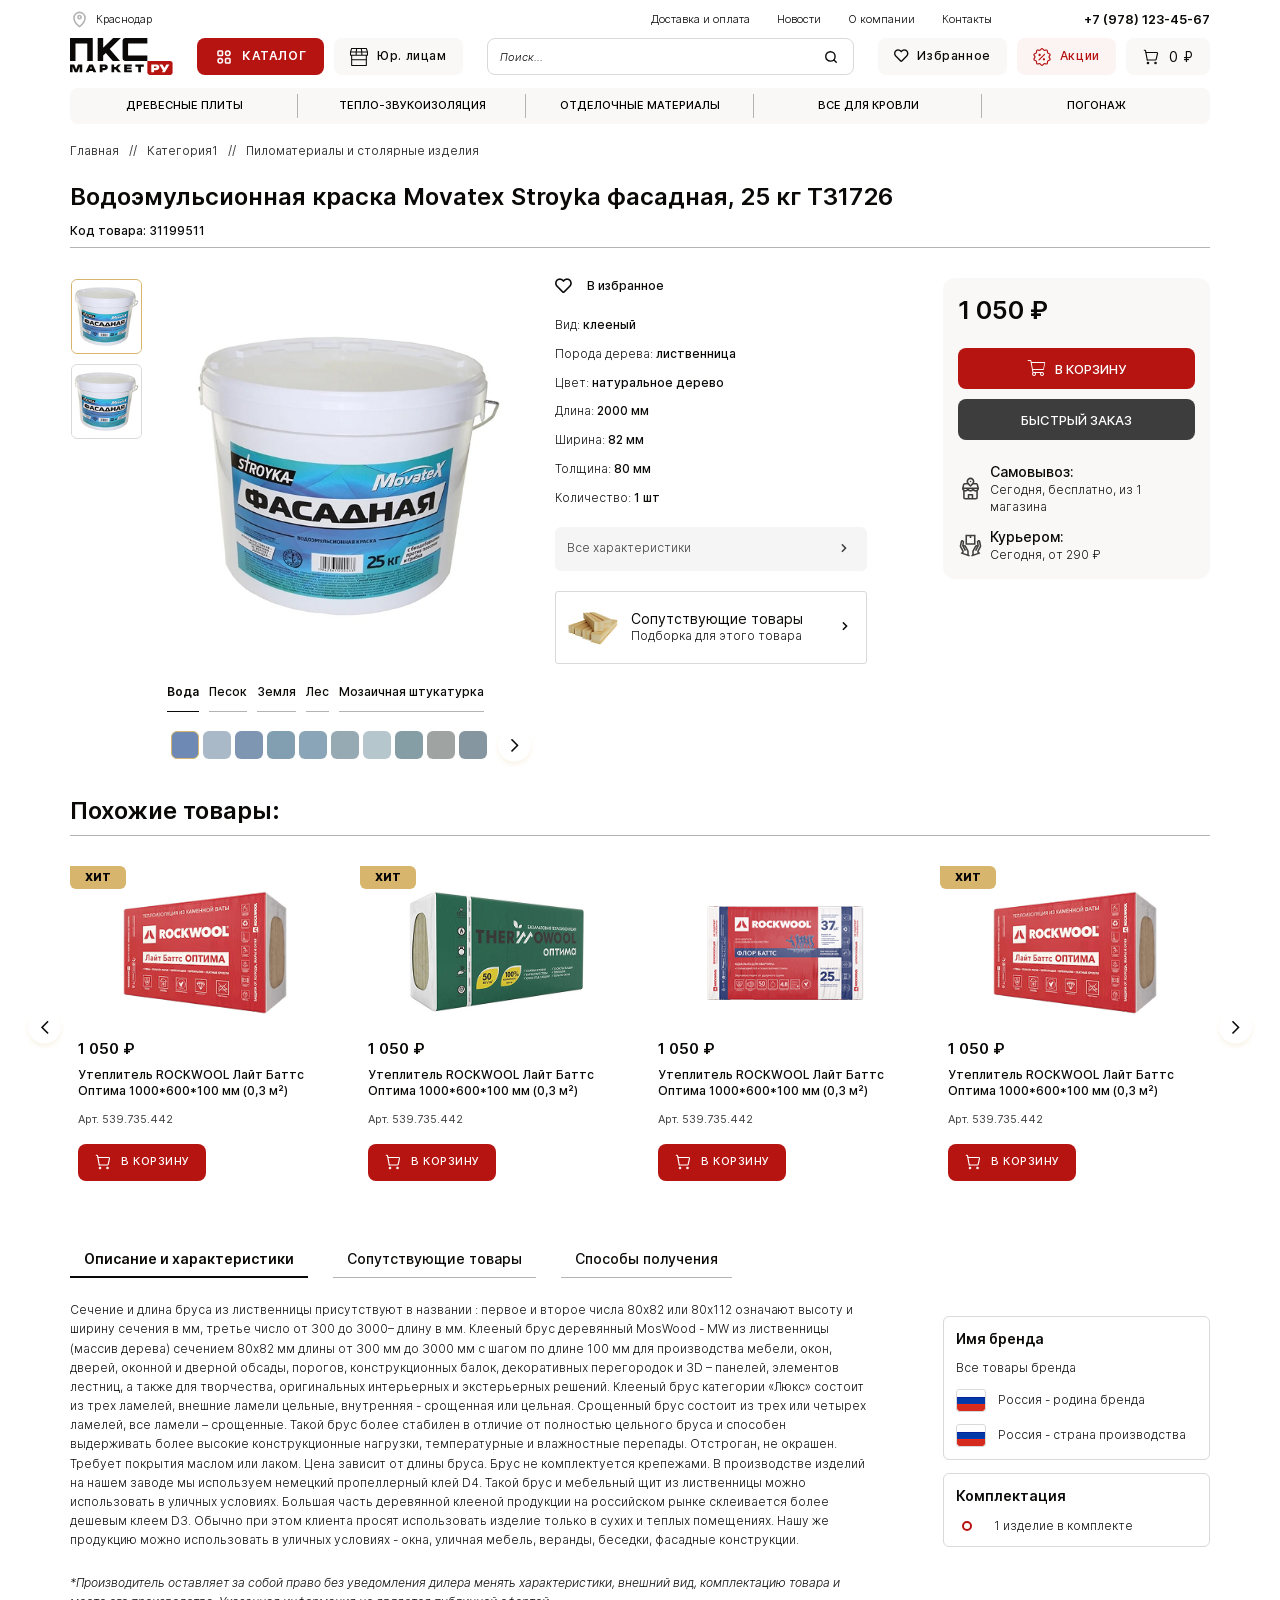
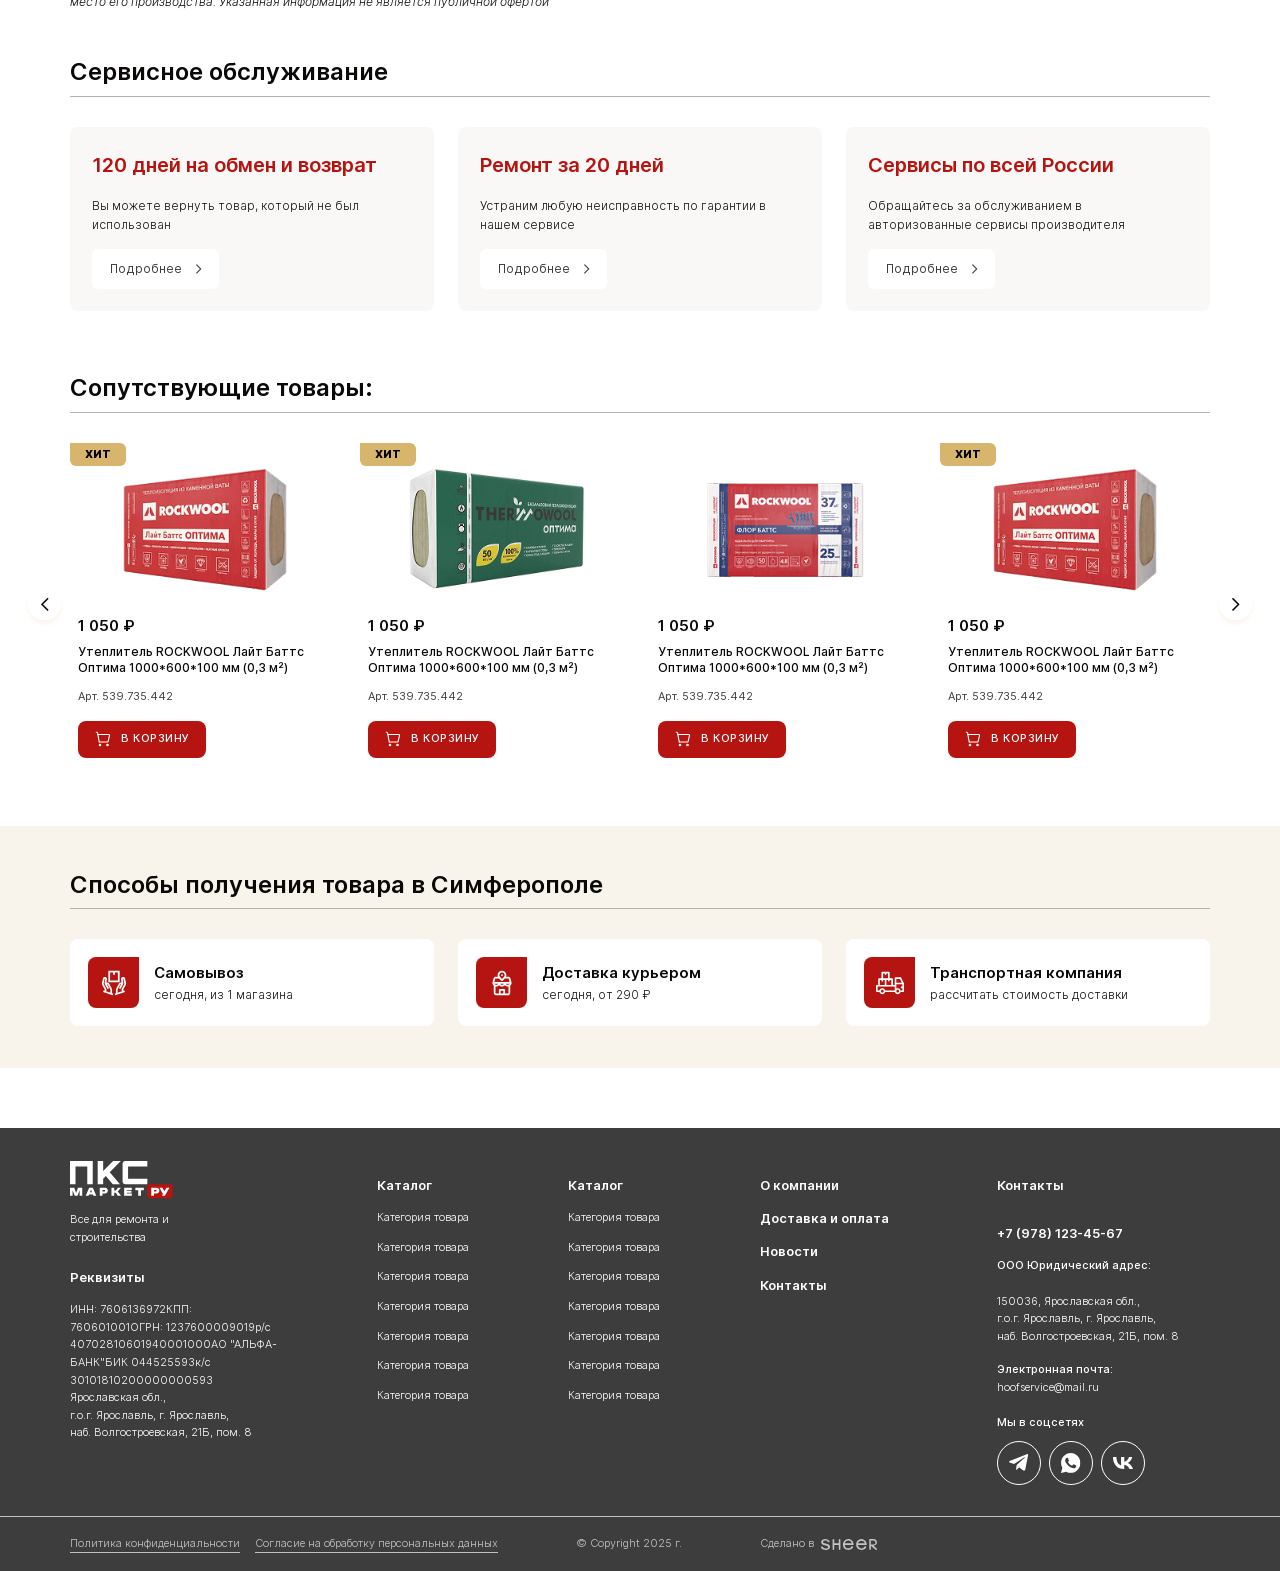
<file: card-2.html>
<!DOCTYPE html>
<!--[if lt IE 7]><html lang="ru" class="lt-ie9 lt-ie8 lt-ie7"><![endif]-->
<!--[if IE 7]><html lang="ru" class="lt-ie9 lt-ie8"><![endif]-->
<!--[if IE 8]><html lang="ru" class="lt-ie9"><![endif]-->
<!--[if gt IE 8]><!-->
<html lang="ru">
<!--<![endif]-->
<head>
	<meta charset="utf-8" />
	<title>Заголовок</title>
	<meta http-equiv="X-UA-Compatible" content="IE=edge" />
	<meta name="viewport" content="width=device-width, initial-scale=1, maximum-scale=1">
	<meta name="format-detection" content="telephone=no" />
	<link rel="shortcut icon" href="favicon.png" />
	<link rel="stylesheet" href="libs/bootstrap/bootstrap-grid.css" />
	<link rel="stylesheet" href="libs/fontawesome-free-5.12.0-web/css/all.min.css" />
	<link rel="stylesheet" href="libs/fancybox-master/dist/jquery.fancybox.min.css" />
	<link rel="stylesheet" href="libs/ion.rangeSlider-master/css/ion.rangeSlider.min.css" />
	<link rel="stylesheet" href="libs/slick-1.5.9/slick/slick.css" />
	<link rel="stylesheet" href="css/fonts.css?ver=1.5" />
	<link rel="stylesheet" href="css/main.css?ver=1.5" />
	<link rel="stylesheet" href="css/media.css?ver=1.5" />
</head>
<body>

	<div class="wrapper">

		<header class="header default">
			<div class="container">
				<div class="header__top">
					<div class="header__location">Краснодар</div>
					<nav class="menu">
						<ul class="menu__list">
							<li><a href="#">Доставка и оплата</a></li>
							<li><a href="#">Новости</a></li>
							<li><a href="#">О компании</a></li>
							<li><a href="#">Контакты</a></li>
						</ul>
					</nav>
					<a href="tel:+79781234567" class="phone-main">+7 (978) 123-45-67</a>
				</div>
				<div class="header__middle">
					<div class="sandwich">
						<div class="sw-topper"></div>
						<div class="sw-bottom"></div>
						<div class="sw-footer"></div>
					</div>
					<a href="#" class="logo">
						<img src="img/logo.svg" alt="alt">
					</a>
					<div class="header__buttons">
						<a href="#" class="btn-main btn-main--catalog"><img src="img/menu.svg" alt="alt">Каталог</a>
						<a href="#" class="btn-main btn-main--page"><img src="img/market.svg" alt="alt">Юр. лицам</a>
					</div>
					<div class="search-main">
						<form>
							<input type="text" placeholder="Поиск..." required>
							<button class="search-main__btn"></button>
						</form>
					</div>
					<div class="header__buttons">
						<a href="#" class="btn-main btn-main--page"><i class="far fa-heart"></i> Избранное</a>
						<a href="#" class="btn-main btn-main--sale"><img src="img/sale.svg" alt="alt">Акции</a>
						<a href="#" class="btn-main btn-main--basket"><img src="img/cart.svg" alt="alt">0 ₽</a>
					</div>
					<a href="tel:+79781234567" class="phone-mobile"><i class="fas fa-phone-alt"></i></a>
				</div>
				<div class="header__bottom">
					<div class="show-mobile">
						<div class="search-main">
							<form>
								<input type="text" placeholder="Поиск..." required>
								<button class="search-main__btn"></button>
							</form>
						</div>
						<div class="header__buttons">
							<a href="#" class="btn-main btn-main--catalog"><img src="img/menu.svg" alt="alt">Каталог</a>
							<a href="#" class="btn-main btn-main--page"><img src="img/market.svg" alt="alt">Юр. лицам</a>
						</div>
					</div>
					<nav class="nav">
						<ul class="nav__list">
							<li><a href="#">Древесные плиты</a></li>
							<li><a href="#">Тепло-звукоизоляция</a></li>
							<li><a href="#">Отделочные материалы</a></li>
							<li><a href="#">Все для кровли</a></li>
							<li><a href="#">Погонаж</a></li>
						</ul>
					</nav>
					<div class="show-mobile">
						<nav class="menu">
							<ul class="menu__list">
								<li><a href="#">Доставка и оплата</a></li>
								<li><a href="#">Новости</a></li>
								<li><a href="#">О компании</a></li>
								<li><a href="#">Контакты</a></li>
							</ul>
						</nav>
						<div class="header__buttons">
							<a href="#" class="btn-main btn-main--page"><i class="far fa-heart"></i> Избранное</a>
							<a href="#" class="btn-main btn-main--sale"><img src="img/sale.svg" alt="alt">Акции</a>
							<a href="#" class="btn-main btn-main--basket"><img src="img/cart.svg" alt="alt">0 ₽</a>
						</div>
					</div>
				</div>
			</div>
			<div class="menu-overlay"></div>
		</header>

		<section class="page-card">
			<div class="container">
				<ul class="breadcrumbs">
					<li><a href="#">Главная</a></li>
					<li><a href="#">Категория1</a></li>
					<li>Пиломатериалы и столярные изделия</li>
				</ul>
				<div class="head-section">
					<h2 class="title-section">Водоэмульсионная краска Movatex Stroyka фасадная, 25 кг Т31726</h2>
					<div class="code-product">Код товара: 31199511</div>
				</div>
				<div class="row">
					<div class="col-lg-1">
						<ul class="slider-nav">
							<li>
								<div class="slider-nav__item">
									<img src="img/nav2.jpg" alt="alt">
								</div>
							</li>
							<li>
								<div class="slider-nav__item">
									<img src="img/nav2.jpg" alt="alt">
								</div>
							</li>
						</ul>
					</div>
					<div class="col-lg-4 col-for">
						<ul class="slider-for">
							<li>
								<a href="img/for2.jpg" class="slider-for__item" data-fancybox="card">
									<img src="img/for2.jpg" alt="alt">
								</a>
							</li>
							<li>
								<a href="img/for2.jpg" class="slider-for__item" data-fancybox="card">
									<img src="img/for2.jpg" alt="alt">
								</a>
							</li>
						</ul>
						<div class="hidden-mobile">
							<ul class="types-card">
								<li class="active"><a href="#">Вода</a></li>
								<li><a href="#">Песок</a></li>
								<li><a href="#">Земля</a></li>
								<li><a href="#">Лес</a></li>
								<li><a href="#">Мозаичная штукатурка</a></li>
							</ul>
							<div class="colors-card">
								<div>
									<a href="#" class="colors-card__item active" style="background: #6d89b4;"></a>
								</div>
								<div>
									<a href="#" class="colors-card__item" style="background: #a9b9c8;"></a>
								</div>
								<div>
									<a href="#" class="colors-card__item" style="background: #7f96b2;"></a>
								</div>
								<div>
									<a href="#" class="colors-card__item" style="background: #829eb1;"></a>
								</div>
								<div>
									<a href="#" class="colors-card__item" style="background: #8aa5b8;"></a>
								</div>
								<div>
									<a href="#" class="colors-card__item" style="background: #96aab3;"></a>
								</div>
								<div>
									<a href="#" class="colors-card__item" style="background: #b5c7cd;"></a>
								</div>
								<div>
									<a href="#" class="colors-card__item" style="background: #859ea5;"></a>
								</div>
								<div>
									<a href="#" class="colors-card__item" style="background: #9fa3a2;"></a>
								</div>
								<div>
									<a href="#" class="colors-card__item" style="background: #8596a0;"></a>
								</div>
								<div>
									<a href="#" class="colors-card__item" style="background: #a9b5b7;"></a>
								</div>
								<div>
									<a href="#" class="colors-card__item" style="background: #8e8d97;"></a>
								</div>
								<div>
									<a href="#" class="colors-card__item" style="background: #aaabb1;"></a>
								</div>
							</div>
						</div>
					</div>
					<div class="col-lg-4">
						<div class="show-mobile">
							<ul class="types-card">
								<li class="active"><a href="#">Вода</a></li>
								<li><a href="#">Песок</a></li>
								<li><a href="#">Земля</a></li>
								<li><a href="#">Лес</a></li>
								<li><a href="#">Мозаичная штукатурка</a></li>
							</ul>
							<div class="colors-card">
								<div>
									<a href="#" class="colors-card__item active" style="background: #6d89b4;"></a>
								</div>
								<div>
									<a href="#" class="colors-card__item" style="background: #a9b9c8;"></a>
								</div>
								<div>
									<a href="#" class="colors-card__item" style="background: #7f96b2;"></a>
								</div>
								<div>
									<a href="#" class="colors-card__item" style="background: #829eb1;"></a>
								</div>
								<div>
									<a href="#" class="colors-card__item" style="background: #8aa5b8;"></a>
								</div>
								<div>
									<a href="#" class="colors-card__item" style="background: #96aab3;"></a>
								</div>
								<div>
									<a href="#" class="colors-card__item" style="background: #b5c7cd;"></a>
								</div>
								<div>
									<a href="#" class="colors-card__item" style="background: #859ea5;"></a>
								</div>
								<div>
									<a href="#" class="colors-card__item" style="background: #9fa3a2;"></a>
								</div>
								<div>
									<a href="#" class="colors-card__item" style="background: #8596a0;"></a>
								</div>
								<div>
									<a href="#" class="colors-card__item" style="background: #a9b5b7;"></a>
								</div>
								<div>
									<a href="#" class="colors-card__item" style="background: #8e8d97;"></a>
								</div>
								<div>
									<a href="#" class="colors-card__item" style="background: #aaabb1;"></a>
								</div>
							</div>
						</div>
						<div class="card-info">
							<div class="add-favorite"><i class="far fa-heart"></i> В избранное</div>
							<ul class="features">
								<li>Вид: <strong>клееный</strong></li>
								<li>Порода дерева: <strong>лиственница</strong></li>
								<li>Цвет: <strong>натуральное дерево</strong></li>
								<li>Длина: <strong>2000 мм</strong></li>
								<li>Ширина: <strong>82 мм</strong></li>
								<li>Толщина: <strong>80 мм</strong></li>
								<li>Количество: <strong>1 шт</strong></li>
							</ul>
							<a href="#" class="btn-default">Все характеристики <i class="fas fa-chevron-right"></i></a>
							<a href="#" class="btn-relative">
								<span class="btn-relative__image">
									<img src="img/relative1.jpg" alt="alt">
								</span>
								<span class="btn-relative__text"><span>Сопутствующие товары</span> Подборка для этого товара</span>
								<i class="fas fa-chevron-right"></i>
							</a>
						</div>
					</div>
					<div class="col-lg-3">
						<div class="card-details">
							<div class="card-details__prices">
								<div class="price-main">1 050 ₽</div>
							</div>
							<div class="card-details__buttons">
								<a href="#" class="btn-main"><i class="fal fa-shopping-cart"></i> в корзину</a>
								<a href="#" class="btn-main btn-main--secondary">быстрый заказ</a>
							</div>
							<div class="card-details__info">
								<div class="card-details__icon">
									<img src="img/ic_card_info1.svg" alt="alt">
								</div>
								<div class="card-details__title"><strong>Самовывоз:</strong> Сегодня, бесплатно, из 1 магазина</div>
							</div>
							<div class="card-details__info">
								<div class="card-details__icon">
									<img src="img/ic_card_info2.svg" alt="alt">
								</div>
								<div class="card-details__title"><strong>Курьером:</strong> Сегодня, от 290 ₽</div>
							</div>
						</div>
					</div>
				</div>
			</div>
		</section>

		<section class="catalog catalog--recommendations">
			<div class="container">
				<div class="head-section">
					<h2 class="title-section">Похожие товары:</h2>
				</div>
				<div class="slider-catalog">
					<div>
						<div class="item-catalog">
							<div class="labels">
								<div class="labels__item labels__item--hit">ХИТ</div>
							</div>
							<a href="#" class="item-catalog__image">
								<img src="img/catalog1.jpg" alt="alt">
							</a>
							<div class="item-catalog__prices">
								<div class="price-main">1 050 ₽</div>
							</div>
							<a href="#" class="item-catalog__title">Утеплитель ROCKWOOL Лайт Баттс Оптима 1000*600*100 мм (0,3 м²)</a>
							<div class="item-catalog__articul">Арт. 539.735.442</div>
							<a href="#" class="btn-main"><img src="img/cart-main.svg" alt="alt">в корзину</a>
						</div>
					</div>
					<div>
						<div class="item-catalog">
							<div class="labels">
								<div class="labels__item labels__item--hit">ХИТ</div>
							</div>
							<a href="#" class="item-catalog__image">
								<img src="img/catalog2.jpg" alt="alt">
							</a>
							<div class="item-catalog__prices">
								<div class="price-main">1 050 ₽</div>
							</div>
							<a href="#" class="item-catalog__title">Утеплитель ROCKWOOL Лайт Баттс Оптима 1000*600*100 мм (0,3 м²)</a>
							<div class="item-catalog__articul">Арт. 539.735.442</div>
							<a href="#" class="btn-main"><img src="img/cart-main.svg" alt="alt">в корзину</a>
						</div>
					</div>
					<div>
						<div class="item-catalog">
							<a href="#" class="item-catalog__image">
								<img src="img/catalog3.jpg" alt="alt">
							</a>
							<div class="item-catalog__prices">
								<div class="price-main">1 050 ₽</div>
							</div>
							<a href="#" class="item-catalog__title">Утеплитель ROCKWOOL Лайт Баттс Оптима 1000*600*100 мм (0,3 м²)</a>
							<div class="item-catalog__articul">Арт. 539.735.442</div>
							<a href="#" class="btn-main"><img src="img/cart-main.svg" alt="alt">в корзину</a>
						</div>
					</div>
					<div>
						<div class="item-catalog">
							<div class="labels">
								<div class="labels__item labels__item--hit">ХИТ</div>
							</div>
							<a href="#" class="item-catalog__image">
								<img src="img/catalog1.jpg" alt="alt">
							</a>
							<div class="item-catalog__prices">
								<div class="price-main">1 050 ₽</div>
							</div>
							<a href="#" class="item-catalog__title">Утеплитель ROCKWOOL Лайт Баттс Оптима 1000*600*100 мм (0,3 м²)</a>
							<div class="item-catalog__articul">Арт. 539.735.442</div>
							<a href="#" class="btn-main"><img src="img/cart-main.svg" alt="alt">в корзину</a>
						</div>
					</div>
					<div>
						<div class="item-catalog">
							<a href="#" class="item-catalog__image">
								<img src="img/catalog2.jpg" alt="alt">
							</a>
							<div class="item-catalog__prices">
								<div class="price-main">1 050 ₽</div>
							</div>
							<a href="#" class="item-catalog__title">Утеплитель ROCKWOOL Лайт Баттс Оптима 1000*600*100 мм (0,3 м²)</a>
							<div class="item-catalog__articul">Арт. 539.735.442</div>
							<a href="#" class="btn-main"><img src="img/cart-main.svg" alt="alt">в корзину</a>
						</div>
					</div>
					<div>
						<div class="item-catalog">
							<div class="labels">
								<div class="labels__item labels__item--hit">ХИТ</div>
							</div>
							<a href="#" class="item-catalog__image">
								<img src="img/catalog1.jpg" alt="alt">
							</a>
							<div class="item-catalog__prices">
								<div class="price-main">1 050 ₽</div>
							</div>
							<a href="#" class="item-catalog__title">Утеплитель ROCKWOOL Лайт Баттс Оптима 1000*600*100 мм (0,3 м²)</a>
							<div class="item-catalog__articul">Арт. 539.735.442</div>
							<a href="#" class="btn-main"><img src="img/cart-main.svg" alt="alt">в корзину</a>
						</div>
					</div>
					<div>
						<div class="item-catalog">
							<a href="#" class="item-catalog__image">
								<img src="img/catalog2.jpg" alt="alt">
							</a>
							<div class="item-catalog__prices">
								<div class="price-main">1 050 ₽</div>
							</div>
							<a href="#" class="item-catalog__title">Утеплитель ROCKWOOL Лайт Баттс Оптима 1000*600*100 мм (0,3 м²)</a>
							<div class="item-catalog__articul">Арт. 539.735.442</div>
							<a href="#" class="btn-main"><img src="img/cart-main.svg" alt="alt">в корзину</a>
						</div>
					</div>
				</div>
			</div>
		</section>

		<section class="product-about">
			<div class="container">
				<div class="row">
					<div class="col-lg-9">
						<div class="product-about__content">
							<ul class="tabs">
								<li class="active"><a href="#tab_card1">Описание и характеристики</a></li>
								<li><a href="#tab_card2">Сопутствующие товары</a></li>
								<li><a href="#tab_card3">Способы получения</a></li>
							</ul>
							<div class="tab-container">
								<div class="tab-pane" id="tab_card1">
									<p>Сечение и длина бруса из лиственницы присутствуют в названии : первое и второе числа 80x82 или 80x112 означают высоту и ширину сечения в мм, третье число от 300 до 3000– длину в мм. Клееный брус деревянный MosWood - MW из лиственницы (массив дерева) сечением 80x82 мм длины от 300 мм до 3000 мм c шагом по длине 100 мм для производства мебели, окон, дверей, оконной и дверной обсады, порогов, конструкционных балок, декоративных перегородок и 3D – панелей, элементов лестниц, а также для творчества, оригинальных интерьерных и экстерьерных решений. Клееный брус категории «Люкс» состоит из трех ламелей, внешние ламели цельные, внутренняя - срощенная или цельная. Срощенный брус состоит из трех или четырех ламелей, все ламели – срощенные. Такой брус более стабилен в отличие от полностью цельного бруса и способен выдерживать более высокие конструкционные нагрузки, температурные и влажностные перепады. Отстроган, не окрашен. Требует покрытия маслом или лаком. Цена зависит от длины бруса. Брус не комплектуется крепежами. В производстве изделий на нашем заводе мы используем немецкий пропеллерный клей D4. Такой брус и мебельный щит из лиственницы можно использовать в уличных условиях. Большая часть деревянной клееной продукции на российском рынке склеивается более дешевым клеем D3. Обычно при этом клиента просят использовать изделие только в сухих и теплых помещениях. Нашу же продукцию можно использовать в уличных условиях - окна, уличная мебель, веранды, беседки, фасадные конструкции.</p>
									<i>*Производитель оставляет за собой право без уведомления дилера менять характеристики, внешний вид, комплектацию товара и место его производства. Указанная информация не является публичной офертой</i>
								</div>
								<div class="tab-pane" id="tab_card2">
									<p>Сечение и длина бруса из лиственницы присутствуют в названии : первое и второе числа 80x82 или 80x112 означают высоту и ширину сечения в мм, третье число от 300 до 3000– длину в мм. Клееный брус деревянный MosWood - MW из лиственницы (массив дерева) сечением 80x82 мм длины от 300 мм до 3000 мм c шагом по длине 100 мм для производства мебели, окон, дверей, оконной и дверной обсады, порогов, конструкционных балок, декоративных перегородок и 3D – панелей, элементов лестниц, а также для творчества, оригинальных интерьерных и экстерьерных решений. Клееный брус категории «Люкс» состоит из трех ламелей, внешние ламели цельные, внутренняя - срощенная или цельная. Срощенный брус состоит из трех или четырех ламелей, все ламели – срощенные. Такой брус более стабилен в отличие от полностью цельного бруса и способен выдерживать более высокие конструкционные нагрузки, температурные и влажностные перепады. Отстроган, не окрашен. Требует покрытия маслом или лаком. Цена зависит от длины бруса. Брус не комплектуется крепежами. В производстве изделий на нашем заводе мы используем немецкий пропеллерный клей D4. Такой брус и мебельный щит из лиственницы можно использовать в уличных условиях. Большая часть деревянной клееной продукции на российском рынке склеивается более дешевым клеем D3. Обычно при этом клиента просят использовать изделие только в сухих и теплых помещениях. Нашу же продукцию можно использовать в уличных условиях - окна, уличная мебель, веранды, беседки, фасадные конструкции.</p>
									<i>*Производитель оставляет за собой право без уведомления дилера менять характеристики, внешний вид, комплектацию товара и место его производства. Указанная информация не является публичной офертой</i>
								</div>
								<div class="tab-pane" id="tab_card3">
									<p>Сечение и длина бруса из лиственницы присутствуют в названии : первое и второе числа 80x82 или 80x112 означают высоту и ширину сечения в мм, третье число от 300 до 3000– длину в мм. Клееный брус деревянный MosWood - MW из лиственницы (массив дерева) сечением 80x82 мм длины от 300 мм до 3000 мм c шагом по длине 100 мм для производства мебели, окон, дверей, оконной и дверной обсады, порогов, конструкционных балок, декоративных перегородок и 3D – панелей, элементов лестниц, а также для творчества, оригинальных интерьерных и экстерьерных решений. Клееный брус категории «Люкс» состоит из трех ламелей, внешние ламели цельные, внутренняя - срощенная или цельная. Срощенный брус состоит из трех или четырех ламелей, все ламели – срощенные. Такой брус более стабилен в отличие от полностью цельного бруса и способен выдерживать более высокие конструкционные нагрузки, температурные и влажностные перепады. Отстроган, не окрашен. Требует покрытия маслом или лаком. Цена зависит от длины бруса. Брус не комплектуется крепежами. В производстве изделий на нашем заводе мы используем немецкий пропеллерный клей D4. Такой брус и мебельный щит из лиственницы можно использовать в уличных условиях. Большая часть деревянной клееной продукции на российском рынке склеивается более дешевым клеем D3. Обычно при этом клиента просят использовать изделие только в сухих и теплых помещениях. Нашу же продукцию можно использовать в уличных условиях - окна, уличная мебель, веранды, беседки, фасадные конструкции.</p>
									<i>*Производитель оставляет за собой право без уведомления дилера менять характеристики, внешний вид, комплектацию товара и место его производства. Указанная информация не является публичной офертой</i>
								</div>
							</div>
						</div>
					</div>
					<div class="col-lg-3">
						<div class="product-about__right">
							<div class="product-info">
								<div class="product-info__title">Имя бренда</div>
								<p>Все товары бренда</p>
								<div class="product-info__item"><img src="img/ru.png" alt="alt">Россия - родина бренда</div>
								<div class="product-info__item"><img src="img/ru.png" alt="alt">Россия - страна производства</div>
							</div>
							<div class="product-info">
								<div class="product-info__title">Комплектация</div>
								<div class="product-info__count">1 изделие в комплекте</div>
							</div>
						</div>
					</div>
				</div>
			</div>
		</section>

		<section class="maintenance">
			<div class="container">
				<div class="head-section">
					<h2 class="title-section">Сервисное обслуживание</h2>
				</div>
				<div class="row row--main">
					<div class="col-lg-4">
						<div class="item-maintenance">
							<div class="item-maintenance__title">120 дней на обмен и возврат</div>
							<p>Вы можете вернуть товар, который не был использован</p>
							<a href="#" class="btn-main btn-main--custom">Подробнее <i class="far fa-chevron-right"></i></a>
						</div>
					</div>
					<div class="col-lg-4">
						<div class="item-maintenance">
							<div class="item-maintenance__title">Ремонт за 20 дней</div>
							<p>Устраним любую неисправность по гарантии в нашем сервисе</p>
							<a href="#" class="btn-main btn-main--custom">Подробнее <i class="far fa-chevron-right"></i></a>
						</div>
					</div>
					<div class="col-lg-4">
						<div class="item-maintenance">
							<div class="item-maintenance__title">Сервисы по всей России</div>
							<p>Обращайтесь за обслуживанием в авторизованные сервисы производителя</p>
							<a href="#" class="btn-main btn-main--custom">Подробнее <i class="far fa-chevron-right"></i></a>
						</div>
					</div>
				</div>
			</div>
		</section>

		<section class="catalog catalog--recommendations">
			<div class="container">
				<div class="head-section">
					<h2 class="title-section">Сопутствующие товары:</h2>
				</div>
				<div class="slider-catalog">
					<div>
						<div class="item-catalog">
							<div class="labels">
								<div class="labels__item labels__item--hit">ХИТ</div>
							</div>
							<a href="#" class="item-catalog__image">
								<img src="img/catalog1.jpg" alt="alt">
							</a>
							<div class="item-catalog__prices">
								<div class="price-main">1 050 ₽</div>
							</div>
							<a href="#" class="item-catalog__title">Утеплитель ROCKWOOL Лайт Баттс Оптима 1000*600*100 мм (0,3 м²)</a>
							<div class="item-catalog__articul">Арт. 539.735.442</div>
							<a href="#" class="btn-main"><img src="img/cart-main.svg" alt="alt">в корзину</a>
						</div>
					</div>
					<div>
						<div class="item-catalog">
							<div class="labels">
								<div class="labels__item labels__item--hit">ХИТ</div>
							</div>
							<a href="#" class="item-catalog__image">
								<img src="img/catalog2.jpg" alt="alt">
							</a>
							<div class="item-catalog__prices">
								<div class="price-main">1 050 ₽</div>
							</div>
							<a href="#" class="item-catalog__title">Утеплитель ROCKWOOL Лайт Баттс Оптима 1000*600*100 мм (0,3 м²)</a>
							<div class="item-catalog__articul">Арт. 539.735.442</div>
							<a href="#" class="btn-main"><img src="img/cart-main.svg" alt="alt">в корзину</a>
						</div>
					</div>
					<div>
						<div class="item-catalog">
							<a href="#" class="item-catalog__image">
								<img src="img/catalog3.jpg" alt="alt">
							</a>
							<div class="item-catalog__prices">
								<div class="price-main">1 050 ₽</div>
							</div>
							<a href="#" class="item-catalog__title">Утеплитель ROCKWOOL Лайт Баттс Оптима 1000*600*100 мм (0,3 м²)</a>
							<div class="item-catalog__articul">Арт. 539.735.442</div>
							<a href="#" class="btn-main"><img src="img/cart-main.svg" alt="alt">в корзину</a>
						</div>
					</div>
					<div>
						<div class="item-catalog">
							<div class="labels">
								<div class="labels__item labels__item--hit">ХИТ</div>
							</div>
							<a href="#" class="item-catalog__image">
								<img src="img/catalog1.jpg" alt="alt">
							</a>
							<div class="item-catalog__prices">
								<div class="price-main">1 050 ₽</div>
							</div>
							<a href="#" class="item-catalog__title">Утеплитель ROCKWOOL Лайт Баттс Оптима 1000*600*100 мм (0,3 м²)</a>
							<div class="item-catalog__articul">Арт. 539.735.442</div>
							<a href="#" class="btn-main"><img src="img/cart-main.svg" alt="alt">в корзину</a>
						</div>
					</div>
					<div>
						<div class="item-catalog">
							<a href="#" class="item-catalog__image">
								<img src="img/catalog2.jpg" alt="alt">
							</a>
							<div class="item-catalog__prices">
								<div class="price-main">1 050 ₽</div>
							</div>
							<a href="#" class="item-catalog__title">Утеплитель ROCKWOOL Лайт Баттс Оптима 1000*600*100 мм (0,3 м²)</a>
							<div class="item-catalog__articul">Арт. 539.735.442</div>
							<a href="#" class="btn-main"><img src="img/cart-main.svg" alt="alt">в корзину</a>
						</div>
					</div>
					<div>
						<div class="item-catalog">
							<div class="labels">
								<div class="labels__item labels__item--hit">ХИТ</div>
							</div>
							<a href="#" class="item-catalog__image">
								<img src="img/catalog1.jpg" alt="alt">
							</a>
							<div class="item-catalog__prices">
								<div class="price-main">1 050 ₽</div>
							</div>
							<a href="#" class="item-catalog__title">Утеплитель ROCKWOOL Лайт Баттс Оптима 1000*600*100 мм (0,3 м²)</a>
							<div class="item-catalog__articul">Арт. 539.735.442</div>
							<a href="#" class="btn-main"><img src="img/cart-main.svg" alt="alt">в корзину</a>
						</div>
					</div>
					<div>
						<div class="item-catalog">
							<a href="#" class="item-catalog__image">
								<img src="img/catalog2.jpg" alt="alt">
							</a>
							<div class="item-catalog__prices">
								<div class="price-main">1 050 ₽</div>
							</div>
							<a href="#" class="item-catalog__title">Утеплитель ROCKWOOL Лайт Баттс Оптима 1000*600*100 мм (0,3 м²)</a>
							<div class="item-catalog__articul">Арт. 539.735.442</div>
							<a href="#" class="btn-main"><img src="img/cart-main.svg" alt="alt">в корзину</a>
						</div>
					</div>
				</div>
			</div>
		</section>

		<section class="delivery">
			<div class="container">
				<div class="head-section">
					<h2 class="title-section">Способы получения товара в Симферополе</h2>
				</div>
				<div class="row row--main">
					<div class="col-lg-4">
						<div class="item-delivery">
							<div class="item-delivery__icon">
								<img src="img/ic_delivery1.svg" alt="alt">
							</div>
							<div class="item-delivery__content">
								<div class="item-delivery__title">Самовывоз</div>
								<p>сегодня, из 1 магазина</p>
							</div>
						</div>
					</div>
					<div class="col-lg-4">
						<div class="item-delivery">
							<div class="item-delivery__icon">
								<img src="img/ic_delivery2.svg" alt="alt">
							</div>
							<div class="item-delivery__content">
								<div class="item-delivery__title">Доставка курьером</div>
								<p>сегодня, от 290 ₽</p>
							</div>
						</div>
					</div>
					<div class="col-lg-4">
						<div class="item-delivery">
							<div class="item-delivery__icon">
								<img src="img/ic_delivery3.svg" alt="alt">
							</div>
							<div class="item-delivery__content">
								<div class="item-delivery__title">Транспортная компания</div>
								<p>рассчитать стоимость доставки</p>
							</div>
						</div>
					</div>
				</div>
			</div>
		</section>

		<footer class="footer">
			<div class="container">
				<div class="footer__grid">
					<div class="footer__column">
						<div class="footer__logo">
							<a href="#" class="logo">
								<img src="img/logo2.svg" alt="alt">
							</a>
							<div class="logo-descr">Все для ремонта и строительства</div>
						</div>
						<div class="footer__title">Реквизиты <i class="far fa-chevron-down"></i></div>
						<div class="footer__content">
							<p>ИНН: 7606136972КПП: <br>760601001ОГРН: 1237600009019р/с 40702810601940001000АО "АЛЬФА-БАНК"БИК 044525593к/с 30101810200000000593 </p>
							<p>Ярославская обл., </p>
							<p>г.о.г. Ярославль, г. Ярославль, </p>
							<p>наб. Волгостроевская, 21Б, пом. 8</p>
						</div>
					</div>
					<div class="footer__column">
						<div class="footer__title">Каталог <i class="far fa-chevron-down"></i></div>
						<div class="footer__content">
							<ul class="footer__nav">
								<li><a href="#">Категория товара</a></li>
								<li><a href="#">Категория товара</a></li>
								<li><a href="#">Категория товара</a></li>
								<li><a href="#">Категория товара</a></li>
								<li><a href="#">Категория товара</a></li>
								<li><a href="#">Категория товара</a></li>
								<li><a href="#">Категория товара</a></li>
							</ul>
						</div>
					</div>
					<div class="footer__column">
						<div class="footer__title">Каталог <i class="far fa-chevron-down"></i></div>
						<div class="footer__content">
							<ul class="footer__nav">
								<li><a href="#">Категория товара</a></li>
								<li><a href="#">Категория товара</a></li>
								<li><a href="#">Категория товара</a></li>
								<li><a href="#">Категория товара</a></li>
								<li><a href="#">Категория товара</a></li>
								<li><a href="#">Категория товара</a></li>
								<li><a href="#">Категория товара</a></li>
							</ul>
						</div>
					</div>
					<div class="footer__column">
						<ul class="footer__nav footer__nav--menu">
							<li><a href="#">О компании</a></li>
							<li><a href="#">Доставка и оплата</a></li>
							<li><a href="#">Новости</a></li>
							<li><a href="#">Контакты</a></li>
						</ul>
					</div>
					<div class="footer__column">
						<div class="footer__title">Контакты <i class="far fa-chevron-down"></i></div>
						<div class="footer__content">
							<a href="+79781234567" class="footer__phone">+7 (978) 123-45-67</a>
							<p><strong>ООО Юридический адрес:</strong> </p> <br>150036, Ярославская обл., <br>г.о.г. Ярославль, г. Ярославль, <br>наб. Волгостроевская, 21Б, пом. 8</p>
							<p class="footer__mail"><strong>Электронная почта:</strong> <a href="mailto:hoofservice@mail.ru">hoofservice@mail.ru</a></p>
							<br>
							<p><strong>Мы в соцсетях</strong></p>
							<ul class="list-socials">
								<li><a href="#"><img src="img/tg.svg" alt="alt"></a></li>
								<li><a href="#"><img src="img/wp.svg" alt="alt"></a></li>
								<li><a href="#"><img src="img/vk.svg" alt="alt"></a></li>
							</ul>
						</div>
					</div>
				</div>
			</div>
			<div class="footer__bottom">
				<div class="container">
					<div class="footer__wrapper">
						<div class="footer__links">
							<a href="#">Политика конфиденциальности</a>
							<a href="#">Согласие на обработку персональных данных</a>
						</div>
						<div class="copyright">© Copyright 2025 г.</div>
						<div class="create">Сделано в <a href="#" target="_blank"><img src="img/sheer.svg" alt="alt"></a></div>
					</div>
				</div>
			</div>
		</footer>
		
	</div>

	<script src="libs/jquery/jquery-3.6.0.min.js"></script>
	<script src="libs/fancybox-master/dist/jquery.fancybox.min.js"></script>
	<script src="libs/slick-1.5.9/slick/slick.min.js"></script>
	<script src="libs/mask/jquery.maskedinput.js"></script>
	<script src="libs/ion.rangeSlider-master/js/ion.rangeSlider.min.js"></script>
	<script src="js/common.js?ver=1.5"></script>
	<!-- Yandex.Metrika counter --><!-- /Yandex.Metrika counter -->
	<!-- Google Analytics counter --><!-- /Google Analytics counter -->
</body>
</html>
</file>
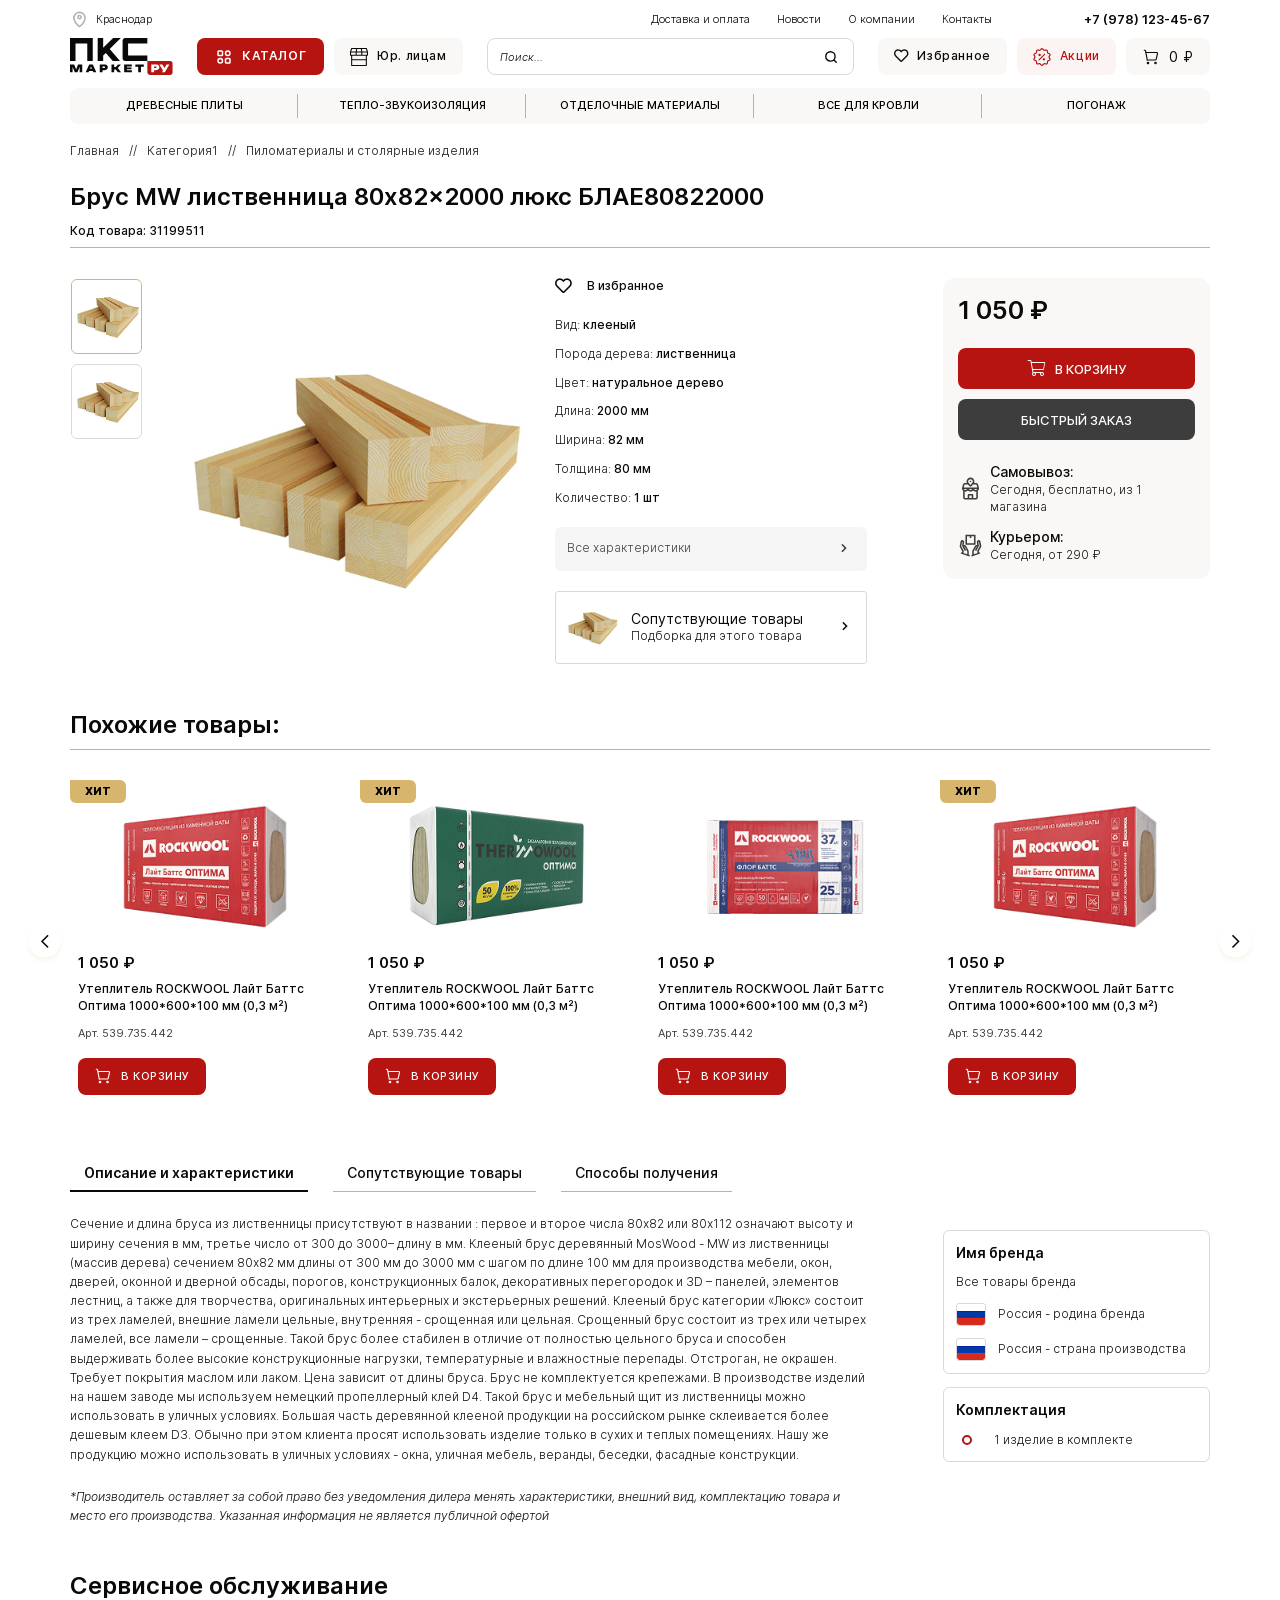
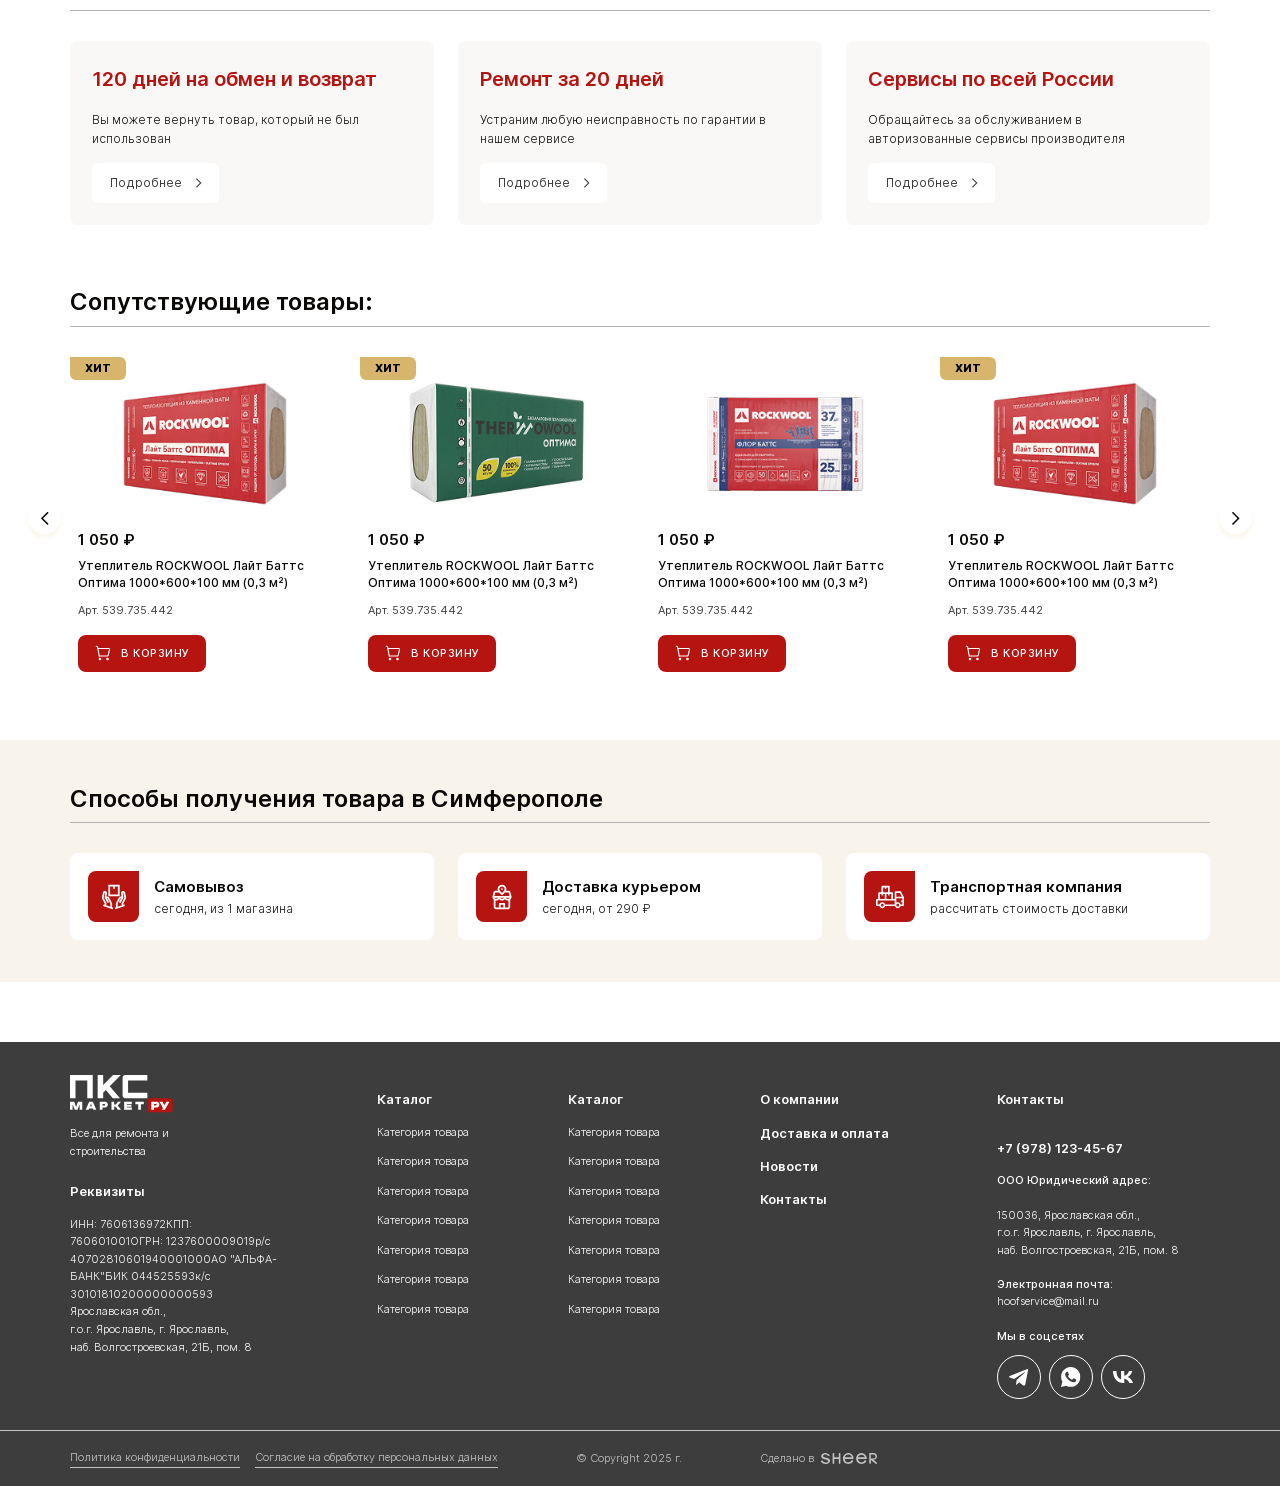
<file: card.html>
<!DOCTYPE html>
<!--[if lt IE 7]><html lang="ru" class="lt-ie9 lt-ie8 lt-ie7"><![endif]-->
<!--[if IE 7]><html lang="ru" class="lt-ie9 lt-ie8"><![endif]-->
<!--[if IE 8]><html lang="ru" class="lt-ie9"><![endif]-->
<!--[if gt IE 8]><!-->
<html lang="ru">
<!--<![endif]-->
<head>
	<meta charset="utf-8" />
	<title>Заголовок</title>
	<meta http-equiv="X-UA-Compatible" content="IE=edge" />
	<meta name="viewport" content="width=device-width, initial-scale=1, maximum-scale=1">
	<meta name="format-detection" content="telephone=no" />
	<link rel="shortcut icon" href="favicon.png" />
	<link rel="stylesheet" href="libs/bootstrap/bootstrap-grid.css" />
	<link rel="stylesheet" href="libs/fontawesome-free-5.12.0-web/css/all.min.css" />
	<link rel="stylesheet" href="libs/fancybox-master/dist/jquery.fancybox.min.css" />
	<link rel="stylesheet" href="libs/ion.rangeSlider-master/css/ion.rangeSlider.min.css" />
	<link rel="stylesheet" href="libs/slick-1.5.9/slick/slick.css" />
	<link rel="stylesheet" href="css/fonts.css?ver=1.5" />
	<link rel="stylesheet" href="css/main.css?ver=1.5" />
	<link rel="stylesheet" href="css/media.css?ver=1.5" />
</head>
<body>

	<div class="wrapper">

		<header class="header default">
			<div class="container">
				<div class="header__top">
					<div class="header__location">Краснодар</div>
					<nav class="menu">
						<ul class="menu__list">
							<li><a href="#">Доставка и оплата</a></li>
							<li><a href="#">Новости</a></li>
							<li><a href="#">О компании</a></li>
							<li><a href="#">Контакты</a></li>
						</ul>
					</nav>
					<a href="tel:+79781234567" class="phone-main">+7 (978) 123-45-67</a>
				</div>
				<div class="header__middle">
					<div class="sandwich">
						<div class="sw-topper"></div>
						<div class="sw-bottom"></div>
						<div class="sw-footer"></div>
					</div>
					<a href="#" class="logo">
						<img src="img/logo.svg" alt="alt">
					</a>
					<div class="header__buttons">
						<a href="#" class="btn-main btn-main--catalog"><img src="img/menu.svg" alt="alt">Каталог</a>
						<a href="#" class="btn-main btn-main--page"><img src="img/market.svg" alt="alt">Юр. лицам</a>
					</div>
					<div class="search-main">
						<form>
							<input type="text" placeholder="Поиск..." required>
							<button class="search-main__btn"></button>
						</form>
					</div>
					<div class="header__buttons">
						<a href="#" class="btn-main btn-main--page"><i class="far fa-heart"></i> Избранное</a>
						<a href="#" class="btn-main btn-main--sale"><img src="img/sale.svg" alt="alt">Акции</a>
						<a href="#" class="btn-main btn-main--basket"><img src="img/cart.svg" alt="alt">0 ₽</a>
					</div>
					<a href="tel:+79781234567" class="phone-mobile"><i class="fas fa-phone-alt"></i></a>
				</div>
				<div class="header__bottom">
					<div class="show-mobile">
						<div class="search-main">
							<form>
								<input type="text" placeholder="Поиск..." required>
								<button class="search-main__btn"></button>
							</form>
						</div>
						<div class="header__buttons">
							<a href="#" class="btn-main btn-main--catalog"><img src="img/menu.svg" alt="alt">Каталог</a>
							<a href="#" class="btn-main btn-main--page"><img src="img/market.svg" alt="alt">Юр. лицам</a>
						</div>
					</div>
					<nav class="nav">
						<ul class="nav__list">
							<li><a href="#">Древесные плиты</a></li>
							<li><a href="#">Тепло-звукоизоляция</a></li>
							<li><a href="#">Отделочные материалы</a></li>
							<li><a href="#">Все для кровли</a></li>
							<li><a href="#">Погонаж</a></li>
						</ul>
					</nav>
					<div class="show-mobile">
						<nav class="menu">
							<ul class="menu__list">
								<li><a href="#">Доставка и оплата</a></li>
								<li><a href="#">Новости</a></li>
								<li><a href="#">О компании</a></li>
								<li><a href="#">Контакты</a></li>
							</ul>
						</nav>
						<div class="header__buttons">
							<a href="#" class="btn-main btn-main--page"><i class="far fa-heart"></i> Избранное</a>
							<a href="#" class="btn-main btn-main--sale"><img src="img/sale.svg" alt="alt">Акции</a>
							<a href="#" class="btn-main btn-main--basket"><img src="img/cart.svg" alt="alt">0 ₽</a>
						</div>
					</div>
				</div>
			</div>
			<div class="menu-overlay"></div>
		</header>

		<section class="page-card">
			<div class="container">
				<ul class="breadcrumbs">
					<li><a href="#">Главная</a></li>
					<li><a href="#">Категория1</a></li>
					<li>Пиломатериалы и столярные изделия</li>
				</ul>
				<div class="head-section">
					<h2 class="title-section">Брус MW лиственница 80x82x2000 люкс БЛАЕ80822000</h2>
					<div class="code-product">Код товара: 31199511</div>
				</div>
				<div class="row">
					<div class="col-lg-1">
						<ul class="slider-nav">
							<li>
								<div class="slider-nav__item">
									<img src="img/nav1.jpg" alt="alt">
								</div>
							</li>
							<li>
								<div class="slider-nav__item">
									<img src="img/nav1.jpg" alt="alt">
								</div>
							</li>
						</ul>
					</div>
					<div class="col-lg-4 col-for">
						<ul class="slider-for">
							<li>
								<a href="img/for1.jpg" class="slider-for__item" data-fancybox="card">
									<img src="img/for1.jpg" alt="alt">
								</a>
							</li>
							<li>
								<a href="img/for1.jpg" class="slider-for__item" data-fancybox="card">
									<img src="img/for1.jpg" alt="alt">
								</a>
							</li>
						</ul>
					</div>
					<div class="col-lg-4">
						<div class="card-info">
							<div class="add-favorite"><i class="far fa-heart"></i> В избранное</div>
							<ul class="features">
								<li>Вид: <strong>клееный</strong></li>
								<li>Порода дерева: <strong>лиственница</strong></li>
								<li>Цвет: <strong>натуральное дерево</strong></li>
								<li>Длина: <strong>2000 мм</strong></li>
								<li>Ширина: <strong>82 мм</strong></li>
								<li>Толщина: <strong>80 мм</strong></li>
								<li>Количество: <strong>1 шт</strong></li>
							</ul>
							<a href="#" class="btn-default">Все характеристики <i class="fas fa-chevron-right"></i></a>
							<a href="#" class="btn-relative">
								<span class="btn-relative__image">
									<img src="img/relative1.jpg" alt="alt">
								</span>
								<span class="btn-relative__text"><span>Сопутствующие товары</span> Подборка для этого товара</span>
								<i class="fas fa-chevron-right"></i>
							</a>
						</div>
					</div>
					<div class="col-lg-3">
						<div class="card-details">
							<div class="card-details__prices">
								<div class="price-main">1 050 ₽</div>
							</div>
							<div class="card-details__buttons">
								<a href="#" class="btn-main"><i class="fal fa-shopping-cart"></i> в корзину</a>
								<a href="#" class="btn-main btn-main--secondary">быстрый заказ</a>
							</div>
							<div class="card-details__info">
								<div class="card-details__icon">
									<img src="img/ic_card_info1.svg" alt="alt">
								</div>
								<div class="card-details__title"><strong>Самовывоз:</strong> Сегодня, бесплатно, из 1 магазина</div>
							</div>
							<div class="card-details__info">
								<div class="card-details__icon">
									<img src="img/ic_card_info2.svg" alt="alt">
								</div>
								<div class="card-details__title"><strong>Курьером:</strong> Сегодня, от 290 ₽</div>
							</div>
						</div>
					</div>
				</div>
			</div>
		</section>

		<section class="catalog catalog--recommendations">
			<div class="container">
				<div class="head-section">
					<h2 class="title-section">Похожие товары:</h2>
				</div>
				<div class="slider-catalog">
					<div>
						<div class="item-catalog">
							<div class="labels">
								<div class="labels__item labels__item--hit">ХИТ</div>
							</div>
							<a href="#" class="item-catalog__image">
								<img src="img/catalog1.jpg" alt="alt">
							</a>
							<div class="item-catalog__prices">
								<div class="price-main">1 050 ₽</div>
							</div>
							<a href="#" class="item-catalog__title">Утеплитель ROCKWOOL Лайт Баттс Оптима 1000*600*100 мм (0,3 м²)</a>
							<div class="item-catalog__articul">Арт. 539.735.442</div>
							<a href="#" class="btn-main"><img src="img/cart-main.svg" alt="alt">в корзину</a>
						</div>
					</div>
					<div>
						<div class="item-catalog">
							<div class="labels">
								<div class="labels__item labels__item--hit">ХИТ</div>
							</div>
							<a href="#" class="item-catalog__image">
								<img src="img/catalog2.jpg" alt="alt">
							</a>
							<div class="item-catalog__prices">
								<div class="price-main">1 050 ₽</div>
							</div>
							<a href="#" class="item-catalog__title">Утеплитель ROCKWOOL Лайт Баттс Оптима 1000*600*100 мм (0,3 м²)</a>
							<div class="item-catalog__articul">Арт. 539.735.442</div>
							<a href="#" class="btn-main"><img src="img/cart-main.svg" alt="alt">в корзину</a>
						</div>
					</div>
					<div>
						<div class="item-catalog">
							<a href="#" class="item-catalog__image">
								<img src="img/catalog3.jpg" alt="alt">
							</a>
							<div class="item-catalog__prices">
								<div class="price-main">1 050 ₽</div>
							</div>
							<a href="#" class="item-catalog__title">Утеплитель ROCKWOOL Лайт Баттс Оптима 1000*600*100 мм (0,3 м²)</a>
							<div class="item-catalog__articul">Арт. 539.735.442</div>
							<a href="#" class="btn-main"><img src="img/cart-main.svg" alt="alt">в корзину</a>
						</div>
					</div>
					<div>
						<div class="item-catalog">
							<div class="labels">
								<div class="labels__item labels__item--hit">ХИТ</div>
							</div>
							<a href="#" class="item-catalog__image">
								<img src="img/catalog1.jpg" alt="alt">
							</a>
							<div class="item-catalog__prices">
								<div class="price-main">1 050 ₽</div>
							</div>
							<a href="#" class="item-catalog__title">Утеплитель ROCKWOOL Лайт Баттс Оптима 1000*600*100 мм (0,3 м²)</a>
							<div class="item-catalog__articul">Арт. 539.735.442</div>
							<a href="#" class="btn-main"><img src="img/cart-main.svg" alt="alt">в корзину</a>
						</div>
					</div>
					<div>
						<div class="item-catalog">
							<a href="#" class="item-catalog__image">
								<img src="img/catalog2.jpg" alt="alt">
							</a>
							<div class="item-catalog__prices">
								<div class="price-main">1 050 ₽</div>
							</div>
							<a href="#" class="item-catalog__title">Утеплитель ROCKWOOL Лайт Баттс Оптима 1000*600*100 мм (0,3 м²)</a>
							<div class="item-catalog__articul">Арт. 539.735.442</div>
							<a href="#" class="btn-main"><img src="img/cart-main.svg" alt="alt">в корзину</a>
						</div>
					</div>
					<div>
						<div class="item-catalog">
							<div class="labels">
								<div class="labels__item labels__item--hit">ХИТ</div>
							</div>
							<a href="#" class="item-catalog__image">
								<img src="img/catalog1.jpg" alt="alt">
							</a>
							<div class="item-catalog__prices">
								<div class="price-main">1 050 ₽</div>
							</div>
							<a href="#" class="item-catalog__title">Утеплитель ROCKWOOL Лайт Баттс Оптима 1000*600*100 мм (0,3 м²)</a>
							<div class="item-catalog__articul">Арт. 539.735.442</div>
							<a href="#" class="btn-main"><img src="img/cart-main.svg" alt="alt">в корзину</a>
						</div>
					</div>
					<div>
						<div class="item-catalog">
							<a href="#" class="item-catalog__image">
								<img src="img/catalog2.jpg" alt="alt">
							</a>
							<div class="item-catalog__prices">
								<div class="price-main">1 050 ₽</div>
							</div>
							<a href="#" class="item-catalog__title">Утеплитель ROCKWOOL Лайт Баттс Оптима 1000*600*100 мм (0,3 м²)</a>
							<div class="item-catalog__articul">Арт. 539.735.442</div>
							<a href="#" class="btn-main"><img src="img/cart-main.svg" alt="alt">в корзину</a>
						</div>
					</div>
				</div>
			</div>
		</section>

		<section class="product-about">
			<div class="container">
				<div class="row">
					<div class="col-lg-9">
						<div class="product-about__content">
							<ul class="tabs">
								<li class="active"><a href="#tab_card1">Описание и характеристики</a></li>
								<li><a href="#tab_card2">Сопутствующие товары</a></li>
								<li><a href="#tab_card3">Способы получения</a></li>
							</ul>
							<div class="tab-container">
								<div class="tab-pane" id="tab_card1">
									<p>Сечение и длина бруса из лиственницы присутствуют в названии : первое и второе числа 80x82 или 80x112 означают высоту и ширину сечения в мм, третье число от 300 до 3000– длину в мм. Клееный брус деревянный MosWood - MW из лиственницы (массив дерева) сечением 80x82 мм длины от 300 мм до 3000 мм c шагом по длине 100 мм для производства мебели, окон, дверей, оконной и дверной обсады, порогов, конструкционных балок, декоративных перегородок и 3D – панелей, элементов лестниц, а также для творчества, оригинальных интерьерных и экстерьерных решений. Клееный брус категории «Люкс» состоит из трех ламелей, внешние ламели цельные, внутренняя - срощенная или цельная. Срощенный брус состоит из трех или четырех ламелей, все ламели – срощенные. Такой брус более стабилен в отличие от полностью цельного бруса и способен выдерживать более высокие конструкционные нагрузки, температурные и влажностные перепады. Отстроган, не окрашен. Требует покрытия маслом или лаком. Цена зависит от длины бруса. Брус не комплектуется крепежами. В производстве изделий на нашем заводе мы используем немецкий пропеллерный клей D4. Такой брус и мебельный щит из лиственницы можно использовать в уличных условиях. Большая часть деревянной клееной продукции на российском рынке склеивается более дешевым клеем D3. Обычно при этом клиента просят использовать изделие только в сухих и теплых помещениях. Нашу же продукцию можно использовать в уличных условиях - окна, уличная мебель, веранды, беседки, фасадные конструкции.</p>
									<i>*Производитель оставляет за собой право без уведомления дилера менять характеристики, внешний вид, комплектацию товара и место его производства. Указанная информация не является публичной офертой</i>
								</div>
								<div class="tab-pane" id="tab_card2">
									<p>Сечение и длина бруса из лиственницы присутствуют в названии : первое и второе числа 80x82 или 80x112 означают высоту и ширину сечения в мм, третье число от 300 до 3000– длину в мм. Клееный брус деревянный MosWood - MW из лиственницы (массив дерева) сечением 80x82 мм длины от 300 мм до 3000 мм c шагом по длине 100 мм для производства мебели, окон, дверей, оконной и дверной обсады, порогов, конструкционных балок, декоративных перегородок и 3D – панелей, элементов лестниц, а также для творчества, оригинальных интерьерных и экстерьерных решений. Клееный брус категории «Люкс» состоит из трех ламелей, внешние ламели цельные, внутренняя - срощенная или цельная. Срощенный брус состоит из трех или четырех ламелей, все ламели – срощенные. Такой брус более стабилен в отличие от полностью цельного бруса и способен выдерживать более высокие конструкционные нагрузки, температурные и влажностные перепады. Отстроган, не окрашен. Требует покрытия маслом или лаком. Цена зависит от длины бруса. Брус не комплектуется крепежами. В производстве изделий на нашем заводе мы используем немецкий пропеллерный клей D4. Такой брус и мебельный щит из лиственницы можно использовать в уличных условиях. Большая часть деревянной клееной продукции на российском рынке склеивается более дешевым клеем D3. Обычно при этом клиента просят использовать изделие только в сухих и теплых помещениях. Нашу же продукцию можно использовать в уличных условиях - окна, уличная мебель, веранды, беседки, фасадные конструкции.</p>
									<i>*Производитель оставляет за собой право без уведомления дилера менять характеристики, внешний вид, комплектацию товара и место его производства. Указанная информация не является публичной офертой</i>
								</div>
								<div class="tab-pane" id="tab_card3">
									<p>Сечение и длина бруса из лиственницы присутствуют в названии : первое и второе числа 80x82 или 80x112 означают высоту и ширину сечения в мм, третье число от 300 до 3000– длину в мм. Клееный брус деревянный MosWood - MW из лиственницы (массив дерева) сечением 80x82 мм длины от 300 мм до 3000 мм c шагом по длине 100 мм для производства мебели, окон, дверей, оконной и дверной обсады, порогов, конструкционных балок, декоративных перегородок и 3D – панелей, элементов лестниц, а также для творчества, оригинальных интерьерных и экстерьерных решений. Клееный брус категории «Люкс» состоит из трех ламелей, внешние ламели цельные, внутренняя - срощенная или цельная. Срощенный брус состоит из трех или четырех ламелей, все ламели – срощенные. Такой брус более стабилен в отличие от полностью цельного бруса и способен выдерживать более высокие конструкционные нагрузки, температурные и влажностные перепады. Отстроган, не окрашен. Требует покрытия маслом или лаком. Цена зависит от длины бруса. Брус не комплектуется крепежами. В производстве изделий на нашем заводе мы используем немецкий пропеллерный клей D4. Такой брус и мебельный щит из лиственницы можно использовать в уличных условиях. Большая часть деревянной клееной продукции на российском рынке склеивается более дешевым клеем D3. Обычно при этом клиента просят использовать изделие только в сухих и теплых помещениях. Нашу же продукцию можно использовать в уличных условиях - окна, уличная мебель, веранды, беседки, фасадные конструкции.</p>
									<i>*Производитель оставляет за собой право без уведомления дилера менять характеристики, внешний вид, комплектацию товара и место его производства. Указанная информация не является публичной офертой</i>
								</div>
							</div>
						</div>
					</div>
					<div class="col-lg-3">
						<div class="product-about__right">
							<div class="product-info">
								<div class="product-info__title">Имя бренда</div>
								<p>Все товары бренда</p>
								<div class="product-info__item"><img src="img/ru.png" alt="alt">Россия - родина бренда</div>
								<div class="product-info__item"><img src="img/ru.png" alt="alt">Россия - страна производства</div>
							</div>
							<div class="product-info">
								<div class="product-info__title">Комплектация</div>
								<div class="product-info__count">1 изделие в комплекте</div>
							</div>
						</div>
					</div>
				</div>
			</div>
		</section>

		<section class="maintenance">
			<div class="container">
				<div class="head-section">
					<h2 class="title-section">Сервисное обслуживание</h2>
				</div>
				<div class="row row--main">
					<div class="col-lg-4">
						<div class="item-maintenance">
							<div class="item-maintenance__title">120 дней на обмен и возврат</div>
							<p>Вы можете вернуть товар, который не был использован</p>
							<a href="#" class="btn-main btn-main--custom">Подробнее <i class="far fa-chevron-right"></i></a>
						</div>
					</div>
					<div class="col-lg-4">
						<div class="item-maintenance">
							<div class="item-maintenance__title">Ремонт за 20 дней</div>
							<p>Устраним любую неисправность по гарантии в нашем сервисе</p>
							<a href="#" class="btn-main btn-main--custom">Подробнее <i class="far fa-chevron-right"></i></a>
						</div>
					</div>
					<div class="col-lg-4">
						<div class="item-maintenance">
							<div class="item-maintenance__title">Сервисы по всей России</div>
							<p>Обращайтесь за обслуживанием в авторизованные сервисы производителя</p>
							<a href="#" class="btn-main btn-main--custom">Подробнее <i class="far fa-chevron-right"></i></a>
						</div>
					</div>
				</div>
			</div>
		</section>

		<section class="catalog catalog--recommendations">
			<div class="container">
				<div class="head-section">
					<h2 class="title-section">Сопутствующие товары:</h2>
				</div>
				<div class="slider-catalog">
					<div>
						<div class="item-catalog">
							<div class="labels">
								<div class="labels__item labels__item--hit">ХИТ</div>
							</div>
							<a href="#" class="item-catalog__image">
								<img src="img/catalog1.jpg" alt="alt">
							</a>
							<div class="item-catalog__prices">
								<div class="price-main">1 050 ₽</div>
							</div>
							<a href="#" class="item-catalog__title">Утеплитель ROCKWOOL Лайт Баттс Оптима 1000*600*100 мм (0,3 м²)</a>
							<div class="item-catalog__articul">Арт. 539.735.442</div>
							<a href="#" class="btn-main"><img src="img/cart-main.svg" alt="alt">в корзину</a>
						</div>
					</div>
					<div>
						<div class="item-catalog">
							<div class="labels">
								<div class="labels__item labels__item--hit">ХИТ</div>
							</div>
							<a href="#" class="item-catalog__image">
								<img src="img/catalog2.jpg" alt="alt">
							</a>
							<div class="item-catalog__prices">
								<div class="price-main">1 050 ₽</div>
							</div>
							<a href="#" class="item-catalog__title">Утеплитель ROCKWOOL Лайт Баттс Оптима 1000*600*100 мм (0,3 м²)</a>
							<div class="item-catalog__articul">Арт. 539.735.442</div>
							<a href="#" class="btn-main"><img src="img/cart-main.svg" alt="alt">в корзину</a>
						</div>
					</div>
					<div>
						<div class="item-catalog">
							<a href="#" class="item-catalog__image">
								<img src="img/catalog3.jpg" alt="alt">
							</a>
							<div class="item-catalog__prices">
								<div class="price-main">1 050 ₽</div>
							</div>
							<a href="#" class="item-catalog__title">Утеплитель ROCKWOOL Лайт Баттс Оптима 1000*600*100 мм (0,3 м²)</a>
							<div class="item-catalog__articul">Арт. 539.735.442</div>
							<a href="#" class="btn-main"><img src="img/cart-main.svg" alt="alt">в корзину</a>
						</div>
					</div>
					<div>
						<div class="item-catalog">
							<div class="labels">
								<div class="labels__item labels__item--hit">ХИТ</div>
							</div>
							<a href="#" class="item-catalog__image">
								<img src="img/catalog1.jpg" alt="alt">
							</a>
							<div class="item-catalog__prices">
								<div class="price-main">1 050 ₽</div>
							</div>
							<a href="#" class="item-catalog__title">Утеплитель ROCKWOOL Лайт Баттс Оптима 1000*600*100 мм (0,3 м²)</a>
							<div class="item-catalog__articul">Арт. 539.735.442</div>
							<a href="#" class="btn-main"><img src="img/cart-main.svg" alt="alt">в корзину</a>
						</div>
					</div>
					<div>
						<div class="item-catalog">
							<a href="#" class="item-catalog__image">
								<img src="img/catalog2.jpg" alt="alt">
							</a>
							<div class="item-catalog__prices">
								<div class="price-main">1 050 ₽</div>
							</div>
							<a href="#" class="item-catalog__title">Утеплитель ROCKWOOL Лайт Баттс Оптима 1000*600*100 мм (0,3 м²)</a>
							<div class="item-catalog__articul">Арт. 539.735.442</div>
							<a href="#" class="btn-main"><img src="img/cart-main.svg" alt="alt">в корзину</a>
						</div>
					</div>
					<div>
						<div class="item-catalog">
							<div class="labels">
								<div class="labels__item labels__item--hit">ХИТ</div>
							</div>
							<a href="#" class="item-catalog__image">
								<img src="img/catalog1.jpg" alt="alt">
							</a>
							<div class="item-catalog__prices">
								<div class="price-main">1 050 ₽</div>
							</div>
							<a href="#" class="item-catalog__title">Утеплитель ROCKWOOL Лайт Баттс Оптима 1000*600*100 мм (0,3 м²)</a>
							<div class="item-catalog__articul">Арт. 539.735.442</div>
							<a href="#" class="btn-main"><img src="img/cart-main.svg" alt="alt">в корзину</a>
						</div>
					</div>
					<div>
						<div class="item-catalog">
							<a href="#" class="item-catalog__image">
								<img src="img/catalog2.jpg" alt="alt">
							</a>
							<div class="item-catalog__prices">
								<div class="price-main">1 050 ₽</div>
							</div>
							<a href="#" class="item-catalog__title">Утеплитель ROCKWOOL Лайт Баттс Оптима 1000*600*100 мм (0,3 м²)</a>
							<div class="item-catalog__articul">Арт. 539.735.442</div>
							<a href="#" class="btn-main"><img src="img/cart-main.svg" alt="alt">в корзину</a>
						</div>
					</div>
				</div>
			</div>
		</section>

		<section class="delivery">
			<div class="container">
				<div class="head-section">
					<h2 class="title-section">Способы получения товара в Симферополе</h2>
				</div>
				<div class="row row--main">
					<div class="col-lg-4">
						<div class="item-delivery">
							<div class="item-delivery__icon">
								<img src="img/ic_delivery1.svg" alt="alt">
							</div>
							<div class="item-delivery__content">
								<div class="item-delivery__title">Самовывоз</div>
								<p>сегодня, из 1 магазина</p>
							</div>
						</div>
					</div>
					<div class="col-lg-4">
						<div class="item-delivery">
							<div class="item-delivery__icon">
								<img src="img/ic_delivery2.svg" alt="alt">
							</div>
							<div class="item-delivery__content">
								<div class="item-delivery__title">Доставка курьером</div>
								<p>сегодня, от 290 ₽</p>
							</div>
						</div>
					</div>
					<div class="col-lg-4">
						<div class="item-delivery">
							<div class="item-delivery__icon">
								<img src="img/ic_delivery3.svg" alt="alt">
							</div>
							<div class="item-delivery__content">
								<div class="item-delivery__title">Транспортная компания</div>
								<p>рассчитать стоимость доставки</p>
							</div>
						</div>
					</div>
				</div>
			</div>
		</section>

		<footer class="footer">
			<div class="container">
				<div class="footer__grid">
					<div class="footer__column">
						<div class="footer__logo">
							<a href="#" class="logo">
								<img src="img/logo2.svg" alt="alt">
							</a>
							<div class="logo-descr">Все для ремонта и строительства</div>
						</div>
						<div class="footer__title">Реквизиты <i class="far fa-chevron-down"></i></div>
						<div class="footer__content">
							<p>ИНН: 7606136972КПП: <br>760601001ОГРН: 1237600009019р/с 40702810601940001000АО "АЛЬФА-БАНК"БИК 044525593к/с 30101810200000000593 </p>
							<p>Ярославская обл., </p>
							<p>г.о.г. Ярославль, г. Ярославль, </p>
							<p>наб. Волгостроевская, 21Б, пом. 8</p>
						</div>
					</div>
					<div class="footer__column">
						<div class="footer__title">Каталог <i class="far fa-chevron-down"></i></div>
						<div class="footer__content">
							<ul class="footer__nav">
								<li><a href="#">Категория товара</a></li>
								<li><a href="#">Категория товара</a></li>
								<li><a href="#">Категория товара</a></li>
								<li><a href="#">Категория товара</a></li>
								<li><a href="#">Категория товара</a></li>
								<li><a href="#">Категория товара</a></li>
								<li><a href="#">Категория товара</a></li>
							</ul>
						</div>
					</div>
					<div class="footer__column">
						<div class="footer__title">Каталог <i class="far fa-chevron-down"></i></div>
						<div class="footer__content">
							<ul class="footer__nav">
								<li><a href="#">Категория товара</a></li>
								<li><a href="#">Категория товара</a></li>
								<li><a href="#">Категория товара</a></li>
								<li><a href="#">Категория товара</a></li>
								<li><a href="#">Категория товара</a></li>
								<li><a href="#">Категория товара</a></li>
								<li><a href="#">Категория товара</a></li>
							</ul>
						</div>
					</div>
					<div class="footer__column">
						<ul class="footer__nav footer__nav--menu">
							<li><a href="#">О компании</a></li>
							<li><a href="#">Доставка и оплата</a></li>
							<li><a href="#">Новости</a></li>
							<li><a href="#">Контакты</a></li>
						</ul>
					</div>
					<div class="footer__column">
						<div class="footer__title">Контакты <i class="far fa-chevron-down"></i></div>
						<div class="footer__content">
							<a href="+79781234567" class="footer__phone">+7 (978) 123-45-67</a>
							<p><strong>ООО Юридический адрес:</strong> </p> <br>150036, Ярославская обл., <br>г.о.г. Ярославль, г. Ярославль, <br>наб. Волгостроевская, 21Б, пом. 8</p>
							<p class="footer__mail"><strong>Электронная почта:</strong> <a href="mailto:hoofservice@mail.ru">hoofservice@mail.ru</a></p>
							<br>
							<p><strong>Мы в соцсетях</strong></p>
							<ul class="list-socials">
								<li><a href="#"><img src="img/tg.svg" alt="alt"></a></li>
								<li><a href="#"><img src="img/wp.svg" alt="alt"></a></li>
								<li><a href="#"><img src="img/vk.svg" alt="alt"></a></li>
							</ul>
						</div>
					</div>
				</div>
			</div>
			<div class="footer__bottom">
				<div class="container">
					<div class="footer__wrapper">
						<div class="footer__links">
							<a href="#">Политика конфиденциальности</a>
							<a href="#">Согласие на обработку персональных данных</a>
						</div>
						<div class="copyright">© Copyright 2025 г.</div>
						<div class="create">Сделано в <a href="#" target="_blank"><img src="img/sheer.svg" alt="alt"></a></div>
					</div>
				</div>
			</div>
		</footer>
		
	</div>

	<script src="libs/jquery/jquery-3.6.0.min.js"></script>
	<script src="libs/fancybox-master/dist/jquery.fancybox.min.js"></script>
	<script src="libs/slick-1.5.9/slick/slick.min.js"></script>
	<script src="libs/mask/jquery.maskedinput.js"></script>
	<script src="libs/ion.rangeSlider-master/js/ion.rangeSlider.min.js"></script>
	<script src="js/common.js?ver=1.5"></script>
	<!-- Yandex.Metrika counter --><!-- /Yandex.Metrika counter -->
	<!-- Google Analytics counter --><!-- /Google Analytics counter -->
</body>
</html>
</file>
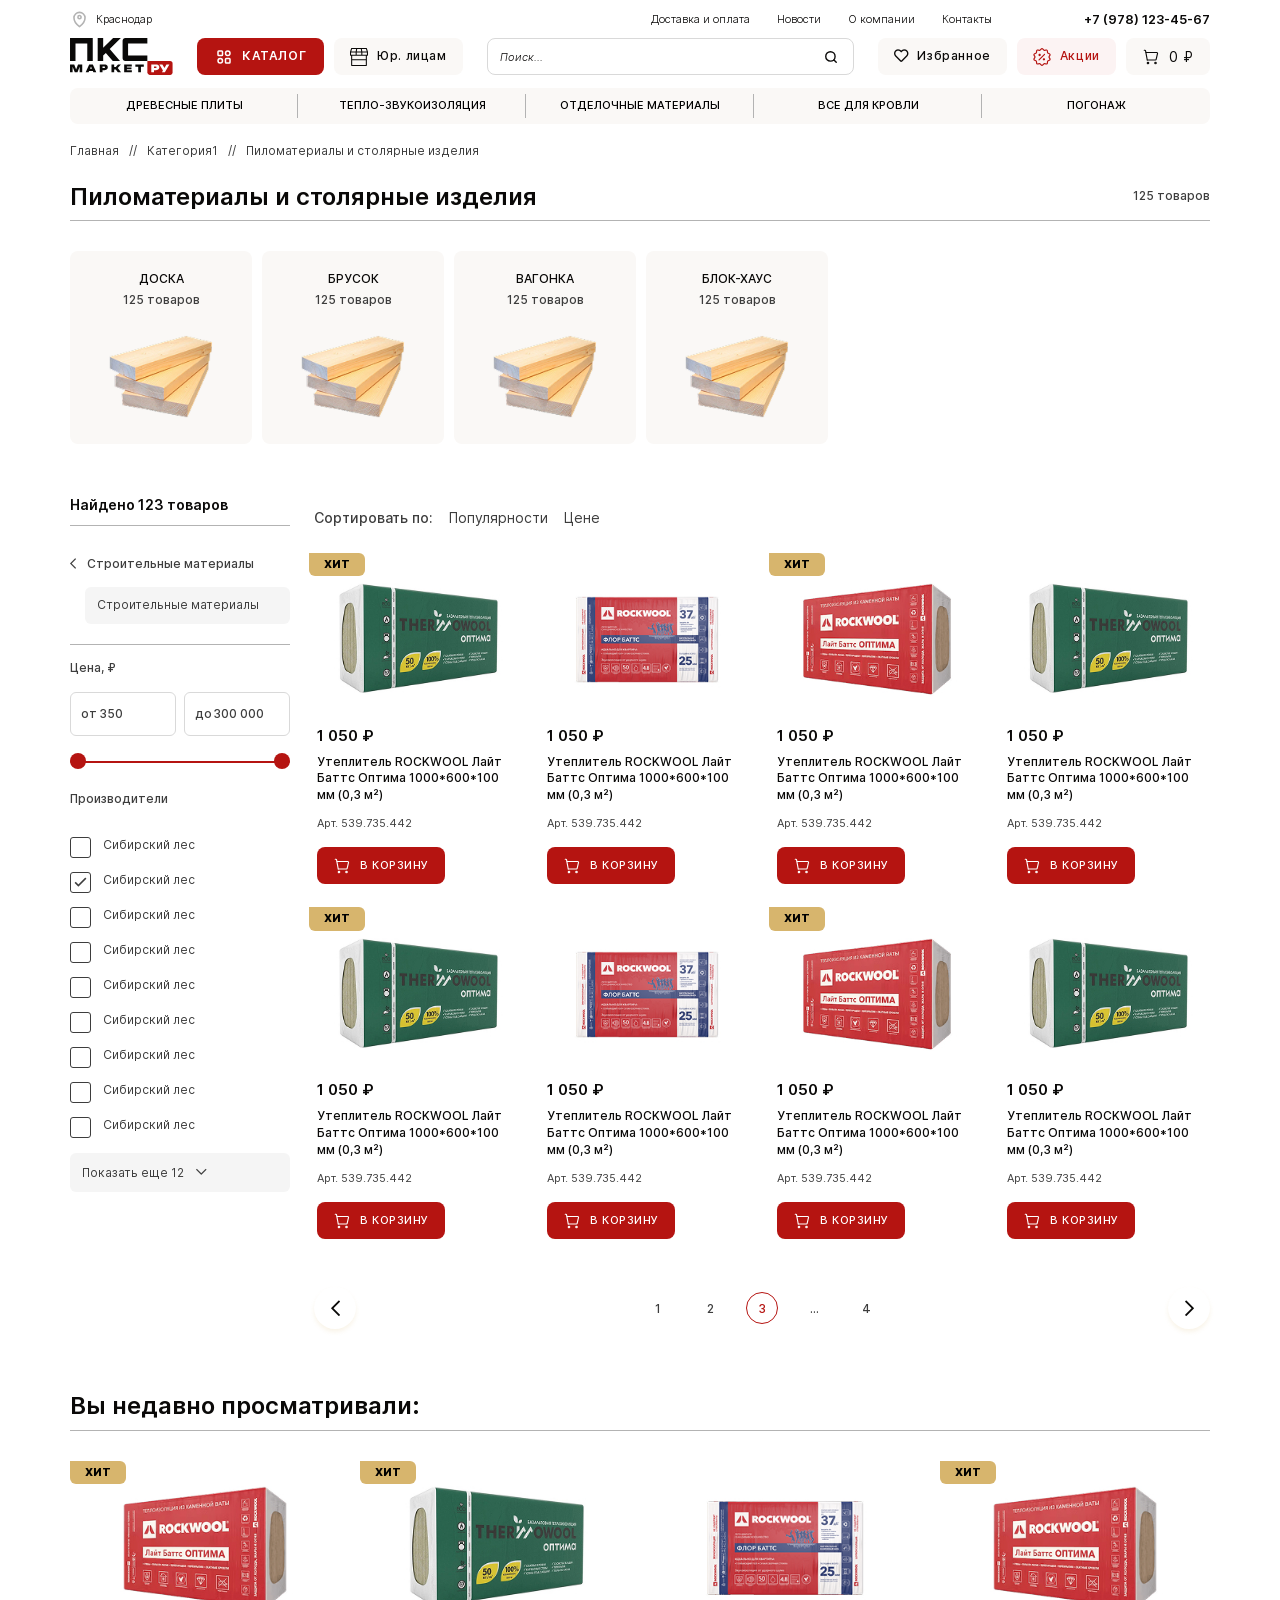
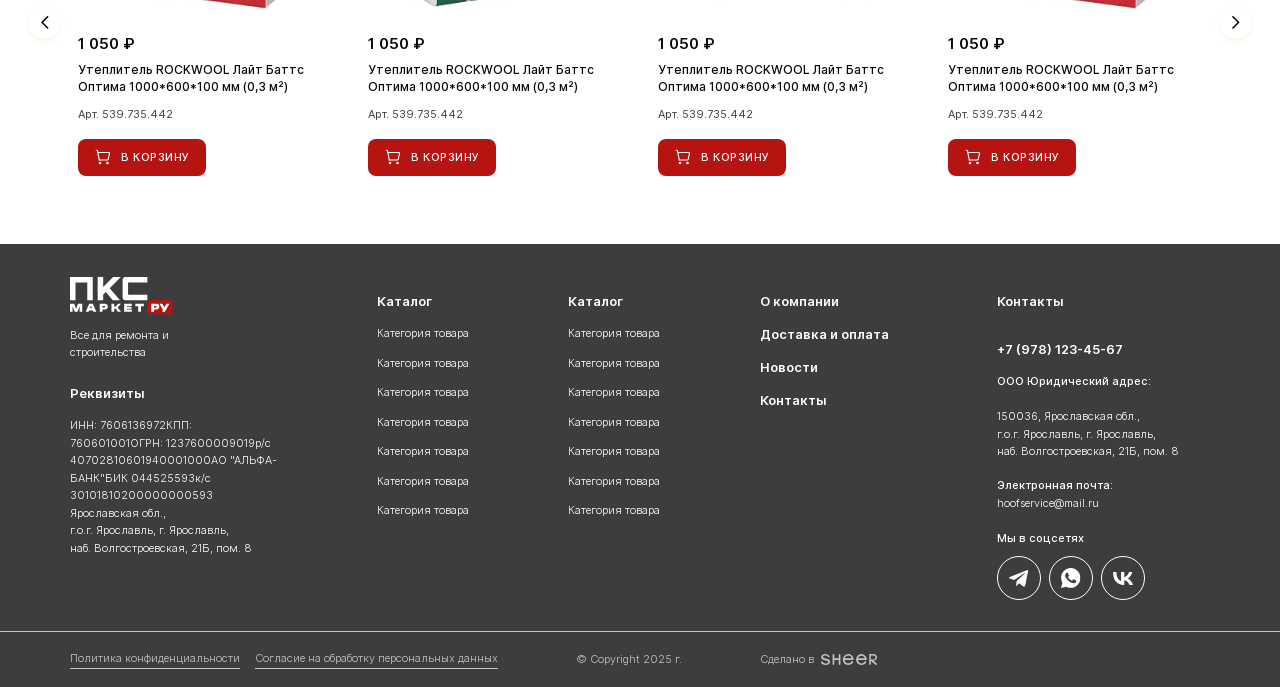
<file: catalog.html>
<!DOCTYPE html>
<!--[if lt IE 7]><html lang="ru" class="lt-ie9 lt-ie8 lt-ie7"><![endif]-->
<!--[if IE 7]><html lang="ru" class="lt-ie9 lt-ie8"><![endif]-->
<!--[if IE 8]><html lang="ru" class="lt-ie9"><![endif]-->
<!--[if gt IE 8]><!-->
<html lang="ru">
<!--<![endif]-->
<head>
	<meta charset="utf-8" />
	<title>Заголовок</title>
	<meta http-equiv="X-UA-Compatible" content="IE=edge" />
	<meta name="viewport" content="width=device-width, initial-scale=1, maximum-scale=1">
	<meta name="format-detection" content="telephone=no" />
	<link rel="shortcut icon" href="favicon.png" />
	<link rel="stylesheet" href="libs/bootstrap/bootstrap-grid.css" />
	<link rel="stylesheet" href="libs/fontawesome-free-5.12.0-web/css/all.min.css" />
	<link rel="stylesheet" href="libs/fancybox-master/dist/jquery.fancybox.min.css" />
	<link rel="stylesheet" href="libs/ion.rangeSlider-master/css/ion.rangeSlider.min.css" />
	<link rel="stylesheet" href="libs/slick-1.5.9/slick/slick.css" />
	<link rel="stylesheet" href="css/fonts.css?ver=1.5" />
	<link rel="stylesheet" href="css/main.css?ver=1.5" />
	<link rel="stylesheet" href="css/media.css?ver=1.5" />
</head>
<body>

	<div class="wrapper">

		<header class="header default">
			<div class="container">
				<div class="header__top">
					<div class="header__location">Краснодар</div>
					<nav class="menu">
						<ul class="menu__list">
							<li><a href="#">Доставка и оплата</a></li>
							<li><a href="#">Новости</a></li>
							<li><a href="#">О компании</a></li>
							<li><a href="#">Контакты</a></li>
						</ul>
					</nav>
					<a href="tel:+79781234567" class="phone-main">+7 (978) 123-45-67</a>
				</div>
				<div class="header__middle">
					<div class="sandwich">
						<div class="sw-topper"></div>
						<div class="sw-bottom"></div>
						<div class="sw-footer"></div>
					</div>
					<a href="#" class="logo">
						<img src="img/logo.svg" alt="alt">
					</a>
					<div class="header__buttons">
						<a href="#" class="btn-main btn-main--catalog"><img src="img/menu.svg" alt="alt">Каталог</a>
						<a href="#" class="btn-main btn-main--page"><img src="img/market.svg" alt="alt">Юр. лицам</a>
					</div>
					<div class="search-main">
						<form>
							<input type="text" placeholder="Поиск..." required>
							<button class="search-main__btn"></button>
						</form>
					</div>
					<div class="header__buttons">
						<a href="#" class="btn-main btn-main--page"><i class="far fa-heart"></i> Избранное</a>
						<a href="#" class="btn-main btn-main--sale"><img src="img/sale.svg" alt="alt">Акции</a>
						<a href="#" class="btn-main btn-main--basket"><img src="img/cart.svg" alt="alt">0 ₽</a>
					</div>
					<a href="tel:+79781234567" class="phone-mobile"><i class="fas fa-phone-alt"></i></a>
				</div>
				<div class="header__bottom">
					<div class="show-mobile">
						<div class="search-main">
							<form>
								<input type="text" placeholder="Поиск..." required>
								<button class="search-main__btn"></button>
							</form>
						</div>
						<div class="header__buttons">
							<a href="#" class="btn-main btn-main--catalog"><img src="img/menu.svg" alt="alt">Каталог</a>
							<a href="#" class="btn-main btn-main--page"><img src="img/market.svg" alt="alt">Юр. лицам</a>
						</div>
					</div>
					<nav class="nav">
						<ul class="nav__list">
							<li><a href="#">Древесные плиты</a></li>
							<li><a href="#">Тепло-звукоизоляция</a></li>
							<li><a href="#">Отделочные материалы</a></li>
							<li><a href="#">Все для кровли</a></li>
							<li><a href="#">Погонаж</a></li>
						</ul>
					</nav>
					<div class="show-mobile">
						<nav class="menu">
							<ul class="menu__list">
								<li><a href="#">Доставка и оплата</a></li>
								<li><a href="#">Новости</a></li>
								<li><a href="#">О компании</a></li>
								<li><a href="#">Контакты</a></li>
							</ul>
						</nav>
						<div class="header__buttons">
							<a href="#" class="btn-main btn-main--page"><i class="far fa-heart"></i> Избранное</a>
							<a href="#" class="btn-main btn-main--sale"><img src="img/sale.svg" alt="alt">Акции</a>
							<a href="#" class="btn-main btn-main--basket"><img src="img/cart.svg" alt="alt">0 ₽</a>
						</div>
					</div>
				</div>
			</div>
			<div class="menu-overlay"></div>
		</header>

		<section class="page-catalog">
			<div class="container">
				<ul class="breadcrumbs">
					<li><a href="#">Главная</a></li>
					<li><a href="#">Категория1</a></li>
					<li>Пиломатериалы и столярные изделия</li>
				</ul>
				<div class="head-section">
					<h2 class="title-section">Пиломатериалы и столярные изделия</h2>
					<div class="head-section__value">125 товаров</div>
				</div>
				<div class="slider-categories">
					<div>
						<a href="#" class="item-subcategory">
							<span class="item-subcategory__title">доска</span>
							<span class="item-subcategory__count">125 товаров</span>
							<span class="item-subcategory__image">
								<img src="img/subcategory1.png" alt="alt">
							</span>
						</a>
					</div>
					<div>
						<a href="#" class="item-subcategory">
							<span class="item-subcategory__title">Брусок</span>
							<span class="item-subcategory__count">125 товаров</span>
							<span class="item-subcategory__image">
								<img src="img/subcategory1.png" alt="alt">
							</span>
						</a>
					</div>
					<div>
						<a href="#" class="item-subcategory">
							<span class="item-subcategory__title">вагонка</span>
							<span class="item-subcategory__count">125 товаров</span>
							<span class="item-subcategory__image">
								<img src="img/subcategory1.png" alt="alt">
							</span>
						</a>
					</div>
					<div>
						<a href="#" class="item-subcategory">
							<span class="item-subcategory__title">Блок-хаус</span>
							<span class="item-subcategory__count">125 товаров</span>
							<span class="item-subcategory__image">
								<img src="img/subcategory1.png" alt="alt">
							</span>
						</a>
					</div>
				</div>
				<div class="row">
					<div class="col-lg-2">
						<a href="#" class="btn-main btn-main_filter">Фильтр <i class="far fa-filter"></i></a>
						<div class="sidebar-catalog">
							<div class="sidebar-catalog__total">Найдено 123 товаров</div>
							<div class="item-sidebar item-sidebar--border">
								<a href="#" class="item-sidebar__head"><i class="far fa-chevron-left"></i> Строительные материалы</a>
								<div class="item-sidebar__content">
									<ul class="item-sidebar__list">
										<li><a href="#">Строительные материалы</a></li>
									</ul>
								</div>
							</div>
							<div class="item-sidebar">
								<div class="item-sidebar__head"> Цена, ₽</div>
								<div class="item-sidebar__content">
									<div class="input-range">
										<div class="range-controls">
											<div class="range-controls__input">
												<div class="range-controls__descr">от</div>
												<input type="text" maxlength="4" value="350" class="input-range__from" />
											</div>
											<div class="range-controls__input">
												<div class="range-controls__descr">до</div>
												<input type="text" maxlength="4" value="300000" class="input-range__to" />
											</div>
										</div>
										<input type="text" class="range-controls__slider" from="350" to="300000" min="350" max="300000"/>
									</div>
								</div>
							</div>
							<div class="item-sidebar">
								<div class="item-sidebar__head">Производители</div>
								<div class="item-sidebar__content">
									<div class="list-checkboxes">
										<div class="checkbox checkbox--main">
											<label>
												<input type="checkbox"/>
												<span>Сибирский лес</span>
											</label>
										</div>
										<div class="checkbox checkbox--main">
											<label>
												<input type="checkbox" checked/>
												<span>Сибирский лес</span>
											</label>
										</div>
										<div class="checkbox checkbox--main">
											<label>
												<input type="checkbox"/>
												<span>Сибирский лес</span>
											</label>
										</div>
										<div class="checkbox checkbox--main">
											<label>
												<input type="checkbox"/>
												<span>Сибирский лес</span>
											</label>
										</div>
										<div class="checkbox checkbox--main">
											<label>
												<input type="checkbox"/>
												<span>Сибирский лес</span>
											</label>
										</div>
										<div class="checkbox checkbox--main">
											<label>
												<input type="checkbox"/>
												<span>Сибирский лес</span>
											</label>
										</div>
										<div class="checkbox checkbox--main">
											<label>
												<input type="checkbox"/>
												<span>Сибирский лес</span>
											</label>
										</div>
										<div class="checkbox checkbox--main">
											<label>
												<input type="checkbox"/>
												<span>Сибирский лес</span>
											</label>
										</div>
										<div class="checkbox checkbox--main">
											<label>
												<input type="checkbox"/>
												<span>Сибирский лес</span>
											</label>
										</div>
										<div class="checkbox checkbox--main">
											<label>
												<input type="checkbox"/>
												<span>Сибирский лес</span>
											</label>
										</div>
										<div class="checkbox checkbox--main">
											<label>
												<input type="checkbox"/>
												<span>Сибирский лес</span>
											</label>
										</div>
										<div class="checkbox checkbox--main">
											<label>
												<input type="checkbox"/>
												<span>Сибирский лес</span>
											</label>
										</div>
										<div class="checkbox checkbox--main">
											<label>
												<input type="checkbox"/>
												<span>Сибирский лес</span>
											</label>
										</div>
										<div class="checkbox checkbox--main">
											<label>
												<input type="checkbox"/>
												<span>Сибирский лес</span>
											</label>
										</div>
										<div class="checkbox checkbox--main">
											<label>
												<input type="checkbox"/>
												<span>Сибирский лес</span>
											</label>
										</div>
										<div class="checkbox checkbox--main">
											<label>
												<input type="checkbox"/>
												<span>Сибирский лес</span>
											</label>
										</div>
										<div class="checkbox checkbox--main">
											<label>
												<input type="checkbox"/>
												<span>Сибирский лес</span>
											</label>
										</div>
										<div class="checkbox checkbox--main">
											<label>
												<input type="checkbox"/>
												<span>Сибирский лес</span>
											</label>
										</div>
										<div class="checkbox checkbox--main">
											<label>
												<input type="checkbox"/>
												<span>Сибирский лес</span>
											</label>
										</div>
										<div class="checkbox checkbox--main">
											<label>
												<input type="checkbox"/>
												<span>Сибирский лес</span>
											</label>
										</div>
										<div class="checkbox checkbox--main">
											<label>
												<input type="checkbox"/>
												<span>Сибирский лес</span>
											</label>
										</div>
									</div>
									<div class="show-more-checkboxes">Показать еще 12 <i class="far fa-chevron-down"></i></div>
								</div>
							</div>
						</div>
					</div>
					<div class="col-lg-10">
						<div class="content-catalog">
							<div class="sorting-catalog">
								<div class="sorting-catalog__line">
									<div class="sorting-catalog__title">Сортировать по:</div>
									<div class="sorting-catalog__value">Популярности</div>
									<div class="sorting-catalog__value">Цене</div>
								</div>
							</div>
							<div class="row row_catalog">
								<div class="col-lg-3 col-md-4 col-sm-6">
									<div class="item-catalog">
										<div class="labels">
											<div class="labels__item labels__item--hit">ХИТ</div>
										</div>
										<a href="#" class="item-catalog__image">
											<img src="img/catalog2.jpg" alt="alt">
										</a>
										<div class="item-catalog__prices">
											<div class="price-main">1 050 ₽</div>
										</div>
										<a href="#" class="item-catalog__title">Утеплитель ROCKWOOL Лайт Баттс Оптима 1000*600*100 мм (0,3 м²)</a>
										<div class="item-catalog__articul">Арт. 539.735.442</div>
										<a href="#" class="btn-main"><img src="img/cart-main.svg" alt="alt">в корзину</a>
									</div>
								</div>
								<div class="col-lg-3 col-md-4 col-sm-6">
									<div class="item-catalog">
										<a href="#" class="item-catalog__image">
											<img src="img/catalog3.jpg" alt="alt">
										</a>
										<div class="item-catalog__prices">
											<div class="price-main">1 050 ₽</div>
										</div>
										<a href="#" class="item-catalog__title">Утеплитель ROCKWOOL Лайт Баттс Оптима 1000*600*100 мм (0,3 м²)</a>
										<div class="item-catalog__articul">Арт. 539.735.442</div>
										<a href="#" class="btn-main"><img src="img/cart-main.svg" alt="alt">в корзину</a>
									</div>
								</div>
								<div class="col-lg-3 col-md-4 col-sm-6">
									<div class="item-catalog">
										<div class="labels">
											<div class="labels__item labels__item--hit">ХИТ</div>
										</div>
										<a href="#" class="item-catalog__image">
											<img src="img/catalog1.jpg" alt="alt">
										</a>
										<div class="item-catalog__prices">
											<div class="price-main">1 050 ₽</div>
										</div>
										<a href="#" class="item-catalog__title">Утеплитель ROCKWOOL Лайт Баттс Оптима 1000*600*100 мм (0,3 м²)</a>
										<div class="item-catalog__articul">Арт. 539.735.442</div>
										<a href="#" class="btn-main"><img src="img/cart-main.svg" alt="alt">в корзину</a>
									</div>
								</div>
								<div class="col-lg-3 col-md-4 col-sm-6">
									<div class="item-catalog">
										<a href="#" class="item-catalog__image">
											<img src="img/catalog2.jpg" alt="alt">
										</a>
										<div class="item-catalog__prices">
											<div class="price-main">1 050 ₽</div>
										</div>
										<a href="#" class="item-catalog__title">Утеплитель ROCKWOOL Лайт Баттс Оптима 1000*600*100 мм (0,3 м²)</a>
										<div class="item-catalog__articul">Арт. 539.735.442</div>
										<a href="#" class="btn-main"><img src="img/cart-main.svg" alt="alt">в корзину</a>
									</div>
								</div>
								<div class="col-lg-3 col-md-4 col-sm-6">
									<div class="item-catalog">
										<div class="labels">
											<div class="labels__item labels__item--hit">ХИТ</div>
										</div>
										<a href="#" class="item-catalog__image">
											<img src="img/catalog2.jpg" alt="alt">
										</a>
										<div class="item-catalog__prices">
											<div class="price-main">1 050 ₽</div>
										</div>
										<a href="#" class="item-catalog__title">Утеплитель ROCKWOOL Лайт Баттс Оптима 1000*600*100 мм (0,3 м²)</a>
										<div class="item-catalog__articul">Арт. 539.735.442</div>
										<a href="#" class="btn-main"><img src="img/cart-main.svg" alt="alt">в корзину</a>
									</div>
								</div>
								<div class="col-lg-3 col-md-4 col-sm-6">
									<div class="item-catalog">
										<a href="#" class="item-catalog__image">
											<img src="img/catalog3.jpg" alt="alt">
										</a>
										<div class="item-catalog__prices">
											<div class="price-main">1 050 ₽</div>
										</div>
										<a href="#" class="item-catalog__title">Утеплитель ROCKWOOL Лайт Баттс Оптима 1000*600*100 мм (0,3 м²)</a>
										<div class="item-catalog__articul">Арт. 539.735.442</div>
										<a href="#" class="btn-main"><img src="img/cart-main.svg" alt="alt">в корзину</a>
									</div>
								</div>
								<div class="col-lg-3 col-md-4 col-sm-6">
									<div class="item-catalog">
										<div class="labels">
											<div class="labels__item labels__item--hit">ХИТ</div>
										</div>
										<a href="#" class="item-catalog__image">
											<img src="img/catalog1.jpg" alt="alt">
										</a>
										<div class="item-catalog__prices">
											<div class="price-main">1 050 ₽</div>
										</div>
										<a href="#" class="item-catalog__title">Утеплитель ROCKWOOL Лайт Баттс Оптима 1000*600*100 мм (0,3 м²)</a>
										<div class="item-catalog__articul">Арт. 539.735.442</div>
										<a href="#" class="btn-main"><img src="img/cart-main.svg" alt="alt">в корзину</a>
									</div>
								</div>
								<div class="col-lg-3 col-md-4 col-sm-6">
									<div class="item-catalog">
										<a href="#" class="item-catalog__image">
											<img src="img/catalog2.jpg" alt="alt">
										</a>
										<div class="item-catalog__prices">
											<div class="price-main">1 050 ₽</div>
										</div>
										<a href="#" class="item-catalog__title">Утеплитель ROCKWOOL Лайт Баттс Оптима 1000*600*100 мм (0,3 м²)</a>
										<div class="item-catalog__articul">Арт. 539.735.442</div>
										<a href="#" class="btn-main"><img src="img/cart-main.svg" alt="alt">в корзину</a>
									</div>
								</div>
							</div>
							<div class="pager">
								<a class="prev page-numbers" href="#"><i class="far fa-chevron-left"></i></a>
								<a class="page-numbers" href="#">1</a> 
								<a class="page-numbers" href="#">2</a> 
								<span aria-current="page" class="page-numbers current" href="#">3</span>
								<span class="page-numbers dots">…</span> 
								<a class="page-numbers" href="#">4</a> 
								<a class="next page-numbers" href="#"><i class="far fa-chevron-right"></i></a>
							</div>
						</div>
					</div>
				</div>
			</div>
		</section>

		<section class="catalog catalog--recommendations">
			<div class="container">
				<div class="head-section">
					<h2 class="title-section">Вы недавно просматривали:</h2>
				</div>
				<div class="slider-catalog">
					<div>
						<div class="item-catalog">
							<div class="labels">
								<div class="labels__item labels__item--hit">ХИТ</div>
							</div>
							<a href="#" class="item-catalog__image">
								<img src="img/catalog1.jpg" alt="alt">
							</a>
							<div class="item-catalog__prices">
								<div class="price-main">1 050 ₽</div>
							</div>
							<a href="#" class="item-catalog__title">Утеплитель ROCKWOOL Лайт Баттс Оптима 1000*600*100 мм (0,3 м²)</a>
							<div class="item-catalog__articul">Арт. 539.735.442</div>
							<a href="#" class="btn-main"><img src="img/cart-main.svg" alt="alt">в корзину</a>
						</div>
					</div>
					<div>
						<div class="item-catalog">
							<div class="labels">
								<div class="labels__item labels__item--hit">ХИТ</div>
							</div>
							<a href="#" class="item-catalog__image">
								<img src="img/catalog2.jpg" alt="alt">
							</a>
							<div class="item-catalog__prices">
								<div class="price-main">1 050 ₽</div>
							</div>
							<a href="#" class="item-catalog__title">Утеплитель ROCKWOOL Лайт Баттс Оптима 1000*600*100 мм (0,3 м²)</a>
							<div class="item-catalog__articul">Арт. 539.735.442</div>
							<a href="#" class="btn-main"><img src="img/cart-main.svg" alt="alt">в корзину</a>
						</div>
					</div>
					<div>
						<div class="item-catalog">
							<a href="#" class="item-catalog__image">
								<img src="img/catalog3.jpg" alt="alt">
							</a>
							<div class="item-catalog__prices">
								<div class="price-main">1 050 ₽</div>
							</div>
							<a href="#" class="item-catalog__title">Утеплитель ROCKWOOL Лайт Баттс Оптима 1000*600*100 мм (0,3 м²)</a>
							<div class="item-catalog__articul">Арт. 539.735.442</div>
							<a href="#" class="btn-main"><img src="img/cart-main.svg" alt="alt">в корзину</a>
						</div>
					</div>
					<div>
						<div class="item-catalog">
							<div class="labels">
								<div class="labels__item labels__item--hit">ХИТ</div>
							</div>
							<a href="#" class="item-catalog__image">
								<img src="img/catalog1.jpg" alt="alt">
							</a>
							<div class="item-catalog__prices">
								<div class="price-main">1 050 ₽</div>
							</div>
							<a href="#" class="item-catalog__title">Утеплитель ROCKWOOL Лайт Баттс Оптима 1000*600*100 мм (0,3 м²)</a>
							<div class="item-catalog__articul">Арт. 539.735.442</div>
							<a href="#" class="btn-main"><img src="img/cart-main.svg" alt="alt">в корзину</a>
						</div>
					</div>
					<div>
						<div class="item-catalog">
							<a href="#" class="item-catalog__image">
								<img src="img/catalog2.jpg" alt="alt">
							</a>
							<div class="item-catalog__prices">
								<div class="price-main">1 050 ₽</div>
							</div>
							<a href="#" class="item-catalog__title">Утеплитель ROCKWOOL Лайт Баттс Оптима 1000*600*100 мм (0,3 м²)</a>
							<div class="item-catalog__articul">Арт. 539.735.442</div>
							<a href="#" class="btn-main"><img src="img/cart-main.svg" alt="alt">в корзину</a>
						</div>
					</div>
					<div>
						<div class="item-catalog">
							<div class="labels">
								<div class="labels__item labels__item--hit">ХИТ</div>
							</div>
							<a href="#" class="item-catalog__image">
								<img src="img/catalog1.jpg" alt="alt">
							</a>
							<div class="item-catalog__prices">
								<div class="price-main">1 050 ₽</div>
							</div>
							<a href="#" class="item-catalog__title">Утеплитель ROCKWOOL Лайт Баттс Оптима 1000*600*100 мм (0,3 м²)</a>
							<div class="item-catalog__articul">Арт. 539.735.442</div>
							<a href="#" class="btn-main"><img src="img/cart-main.svg" alt="alt">в корзину</a>
						</div>
					</div>
					<div>
						<div class="item-catalog">
							<a href="#" class="item-catalog__image">
								<img src="img/catalog2.jpg" alt="alt">
							</a>
							<div class="item-catalog__prices">
								<div class="price-main">1 050 ₽</div>
							</div>
							<a href="#" class="item-catalog__title">Утеплитель ROCKWOOL Лайт Баттс Оптима 1000*600*100 мм (0,3 м²)</a>
							<div class="item-catalog__articul">Арт. 539.735.442</div>
							<a href="#" class="btn-main"><img src="img/cart-main.svg" alt="alt">в корзину</a>
						</div>
					</div>
				</div>
			</div>
		</section>

		<footer class="footer">
			<div class="container">
				<div class="footer__grid">
					<div class="footer__column">
						<div class="footer__logo">
							<a href="#" class="logo">
								<img src="img/logo2.svg" alt="alt">
							</a>
							<div class="logo-descr">Все для ремонта и строительства</div>
						</div>
						<div class="footer__title">Реквизиты <i class="far fa-chevron-down"></i></div>
						<div class="footer__content">
							<p>ИНН: 7606136972КПП: <br>760601001ОГРН: 1237600009019р/с 40702810601940001000АО "АЛЬФА-БАНК"БИК 044525593к/с 30101810200000000593 </p>
							<p>Ярославская обл., </p>
							<p>г.о.г. Ярославль, г. Ярославль, </p>
							<p>наб. Волгостроевская, 21Б, пом. 8</p>
						</div>
					</div>
					<div class="footer__column">
						<div class="footer__title">Каталог <i class="far fa-chevron-down"></i></div>
						<div class="footer__content">
							<ul class="footer__nav">
								<li><a href="#">Категория товара</a></li>
								<li><a href="#">Категория товара</a></li>
								<li><a href="#">Категория товара</a></li>
								<li><a href="#">Категория товара</a></li>
								<li><a href="#">Категория товара</a></li>
								<li><a href="#">Категория товара</a></li>
								<li><a href="#">Категория товара</a></li>
							</ul>
						</div>
					</div>
					<div class="footer__column">
						<div class="footer__title">Каталог <i class="far fa-chevron-down"></i></div>
						<div class="footer__content">
							<ul class="footer__nav">
								<li><a href="#">Категория товара</a></li>
								<li><a href="#">Категория товара</a></li>
								<li><a href="#">Категория товара</a></li>
								<li><a href="#">Категория товара</a></li>
								<li><a href="#">Категория товара</a></li>
								<li><a href="#">Категория товара</a></li>
								<li><a href="#">Категория товара</a></li>
							</ul>
						</div>
					</div>
					<div class="footer__column">
						<ul class="footer__nav footer__nav--menu">
							<li><a href="#">О компании</a></li>
							<li><a href="#">Доставка и оплата</a></li>
							<li><a href="#">Новости</a></li>
							<li><a href="#">Контакты</a></li>
						</ul>
					</div>
					<div class="footer__column">
						<div class="footer__title">Контакты <i class="far fa-chevron-down"></i></div>
						<div class="footer__content">
							<a href="+79781234567" class="footer__phone">+7 (978) 123-45-67</a>
							<p><strong>ООО Юридический адрес:</strong> </p> <br>150036, Ярославская обл., <br>г.о.г. Ярославль, г. Ярославль, <br>наб. Волгостроевская, 21Б, пом. 8</p>
							<p class="footer__mail"><strong>Электронная почта:</strong> <a href="mailto:hoofservice@mail.ru">hoofservice@mail.ru</a></p>
							<br>
							<p><strong>Мы в соцсетях</strong></p>
							<ul class="list-socials">
								<li><a href="#"><img src="img/tg.svg" alt="alt"></a></li>
								<li><a href="#"><img src="img/wp.svg" alt="alt"></a></li>
								<li><a href="#"><img src="img/vk.svg" alt="alt"></a></li>
							</ul>
						</div>
					</div>
				</div>
			</div>
			<div class="footer__bottom">
				<div class="container">
					<div class="footer__wrapper">
						<div class="footer__links">
							<a href="#">Политика конфиденциальности</a>
							<a href="#">Согласие на обработку персональных данных</a>
						</div>
						<div class="copyright">© Copyright 2025 г.</div>
						<div class="create">Сделано в <a href="#" target="_blank"><img src="img/sheer.svg" alt="alt"></a></div>
					</div>
				</div>
			</div>
		</footer>
		
	</div>

	<script src="libs/jquery/jquery-3.6.0.min.js"></script>
	<script src="libs/fancybox-master/dist/jquery.fancybox.min.js"></script>
	<script src="libs/slick-1.5.9/slick/slick.min.js"></script>
	<script src="libs/mask/jquery.maskedinput.js"></script>
	<script src="libs/ion.rangeSlider-master/js/ion.rangeSlider.min.js"></script>
	<script src="js/common.js?ver=1.5"></script>
	<!-- Yandex.Metrika counter --><!-- /Yandex.Metrika counter -->
	<!-- Google Analytics counter --><!-- /Google Analytics counter -->
</body>
</html>
</file>
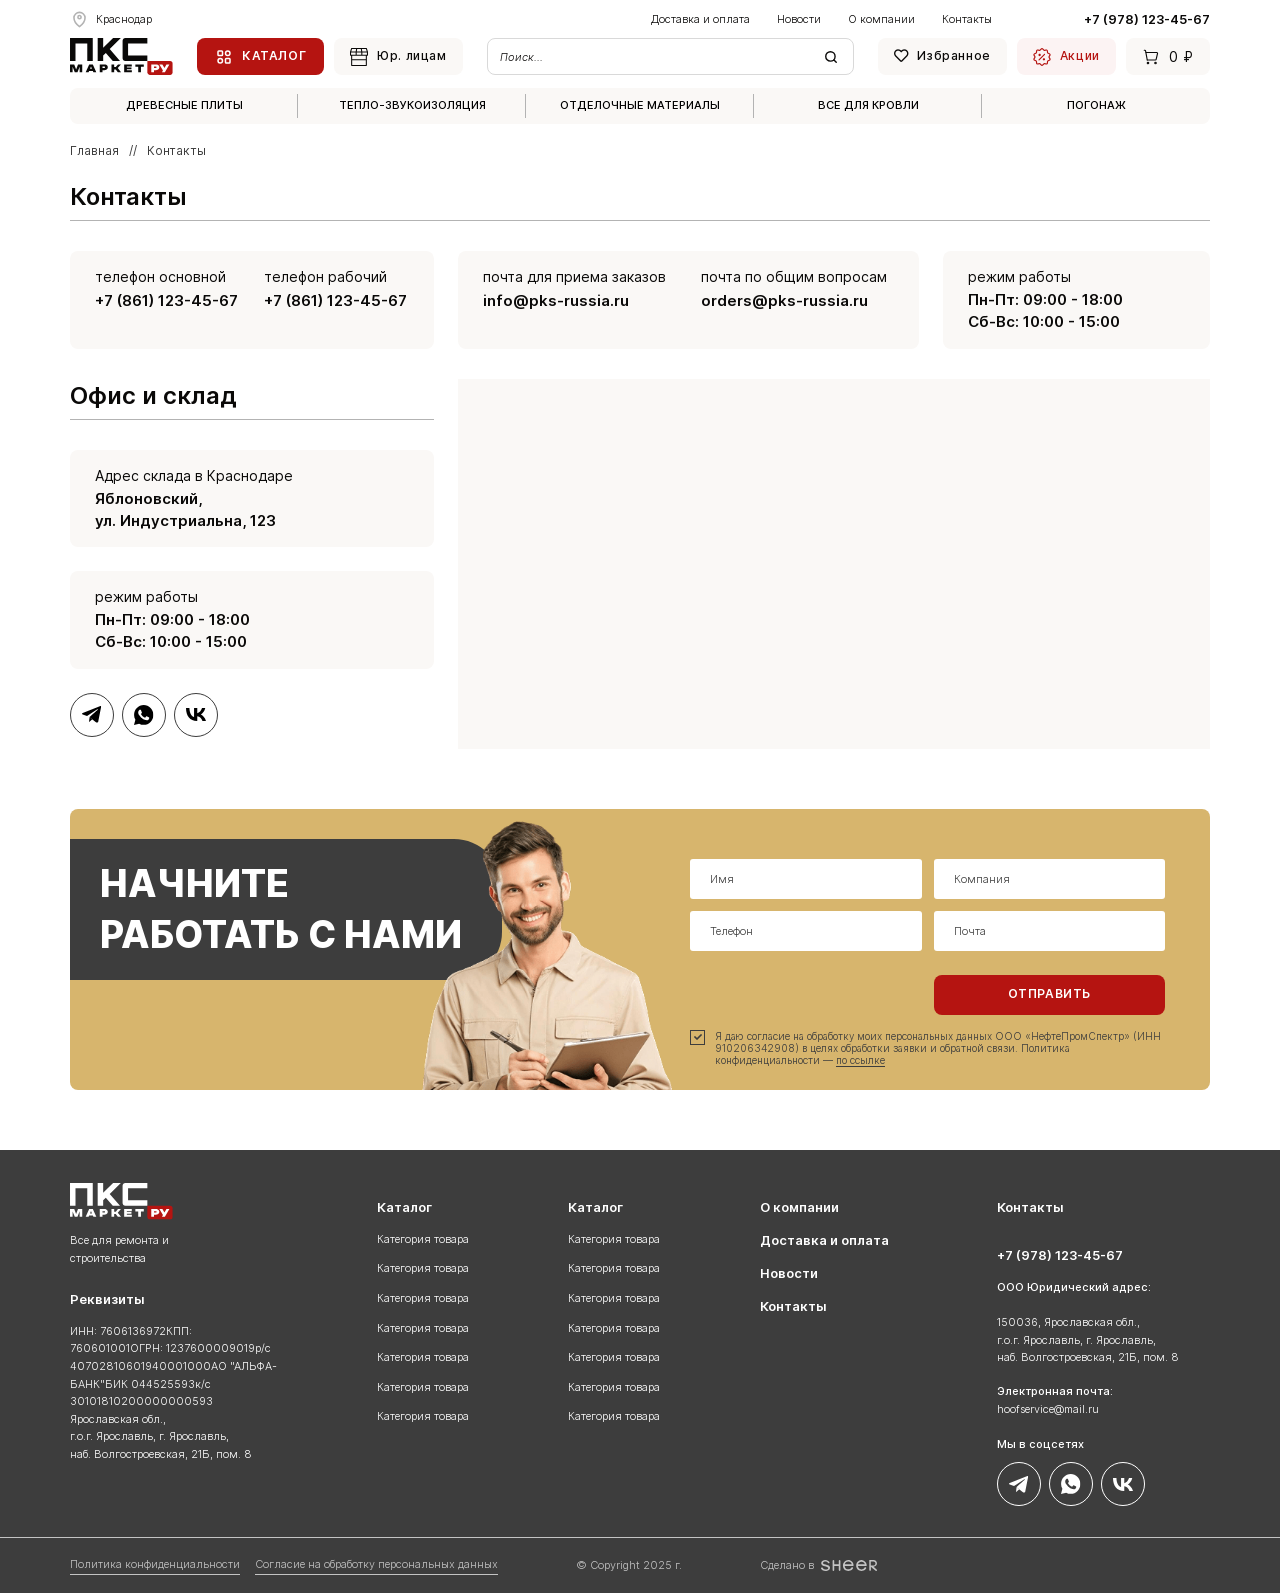
<file: contacts.html>
<!DOCTYPE html>
<!--[if lt IE 7]><html lang="ru" class="lt-ie9 lt-ie8 lt-ie7"><![endif]-->
<!--[if IE 7]><html lang="ru" class="lt-ie9 lt-ie8"><![endif]-->
<!--[if IE 8]><html lang="ru" class="lt-ie9"><![endif]-->
<!--[if gt IE 8]><!-->
<html lang="ru">
<!--<![endif]-->
<head>
	<meta charset="utf-8" />
	<title>Заголовок</title>
	<meta http-equiv="X-UA-Compatible" content="IE=edge" />
	<meta name="viewport" content="width=device-width, initial-scale=1, maximum-scale=1">
	<meta name="format-detection" content="telephone=no" />
	<link rel="shortcut icon" href="favicon.png" />
	<link rel="stylesheet" href="libs/bootstrap/bootstrap-grid.css" />
	<link rel="stylesheet" href="libs/fontawesome-free-5.12.0-web/css/all.min.css" />
	<link rel="stylesheet" href="libs/fancybox-master/dist/jquery.fancybox.min.css" />
	<link rel="stylesheet" href="libs/ion.rangeSlider-master/css/ion.rangeSlider.min.css" />
	<link rel="stylesheet" href="libs/slick-1.5.9/slick/slick.css" />
	<link rel="stylesheet" href="css/fonts.css?ver=1.5" />
	<link rel="stylesheet" href="css/main.css?ver=1.5" />
	<link rel="stylesheet" href="css/media.css?ver=1.5" />
</head>
<body>

	<div class="wrapper">

		<header class="header default">
			<div class="container">
				<div class="header__top">
					<div class="header__location">Краснодар</div>
					<nav class="menu">
						<ul class="menu__list">
							<li><a href="#">Доставка и оплата</a></li>
							<li><a href="#">Новости</a></li>
							<li><a href="#">О компании</a></li>
							<li><a href="#">Контакты</a></li>
						</ul>
					</nav>
					<a href="tel:+79781234567" class="phone-main">+7 (978) 123-45-67</a>
				</div>
				<div class="header__middle">
					<div class="sandwich">
						<div class="sw-topper"></div>
						<div class="sw-bottom"></div>
						<div class="sw-footer"></div>
					</div>
					<a href="#" class="logo">
						<img src="img/logo.svg" alt="alt">
					</a>
					<div class="header__buttons">
						<a href="#" class="btn-main btn-main--catalog"><img src="img/menu.svg" alt="alt">Каталог</a>
						<a href="#" class="btn-main btn-main--page"><img src="img/market.svg" alt="alt">Юр. лицам</a>
					</div>
					<div class="search-main">
						<form>
							<input type="text" placeholder="Поиск..." required>
							<button class="search-main__btn"></button>
						</form>
					</div>
					<div class="header__buttons">
						<a href="#" class="btn-main btn-main--page"><i class="far fa-heart"></i> Избранное</a>
						<a href="#" class="btn-main btn-main--sale"><img src="img/sale.svg" alt="alt">Акции</a>
						<a href="#" class="btn-main btn-main--basket"><img src="img/cart.svg" alt="alt">0 ₽</a>
					</div>
					<a href="tel:+79781234567" class="phone-mobile"><i class="fas fa-phone-alt"></i></a>
				</div>
				<div class="header__bottom">
					<div class="show-mobile">
						<div class="search-main">
							<form>
								<input type="text" placeholder="Поиск..." required>
								<button class="search-main__btn"></button>
							</form>
						</div>
						<div class="header__buttons">
							<a href="#" class="btn-main btn-main--catalog"><img src="img/menu.svg" alt="alt">Каталог</a>
							<a href="#" class="btn-main btn-main--page"><img src="img/market.svg" alt="alt">Юр. лицам</a>
						</div>
					</div>
					<nav class="nav">
						<ul class="nav__list">
							<li><a href="#">Древесные плиты</a></li>
							<li><a href="#">Тепло-звукоизоляция</a></li>
							<li><a href="#">Отделочные материалы</a></li>
							<li><a href="#">Все для кровли</a></li>
							<li><a href="#">Погонаж</a></li>
						</ul>
					</nav>
					<div class="show-mobile">
						<nav class="menu">
							<ul class="menu__list">
								<li><a href="#">Доставка и оплата</a></li>
								<li><a href="#">Новости</a></li>
								<li><a href="#">О компании</a></li>
								<li><a href="#">Контакты</a></li>
							</ul>
						</nav>
						<div class="header__buttons">
							<a href="#" class="btn-main btn-main--page"><i class="far fa-heart"></i> Избранное</a>
							<a href="#" class="btn-main btn-main--sale"><img src="img/sale.svg" alt="alt">Акции</a>
							<a href="#" class="btn-main btn-main--basket"><img src="img/cart.svg" alt="alt">0 ₽</a>
						</div>
					</div>
				</div>
			</div>
			<div class="menu-overlay"></div>
		</header>

		<section class="page-contacts">
			<div class="container">
				<ul class="breadcrumbs">
					<li><a href="#">Главная</a></li>
					<li>Контакты</li>
				</ul>
				<div class="head-section">
					<h1 class="title-section">Контакты</h1>
				</div>
				<div class="row row--contacts">
					<div class="col-lg-4">
						<div class="unit-contacts">
							<div class="row">
								<div class="col-md-6">
									<p>телефон основной</p>
									<a href="tel:+78611234567" class="unit-contacts__value">+7 (861) 123-45-67 </a>
								</div>
								<div class="col-md-6">
									<p>телефон рабочий</p>
									<a href="tel:+78611234567" class="unit-contacts__value">+7 (861) 123-45-67 </a>
								</div>
							</div>
						</div>
					</div>
					<div class="col-lg-5">
						<div class="unit-contacts">
							<div class="row">
								<div class="col-md-6">
									<p>почта для приема заказов</p>
									<a href="mailto:info@pks-russia.ru" class="unit-contacts__value">info@pks-russia.ru</a>
								</div>
								<div class="col-md-6">
									<p>почта по общим вопросам</p>
									<a href="tel:+78611234567" class="unit-contacts__value">orders@pks-russia.ru</a>
								</div>
							</div>
						</div>
					</div>
					<div class="col-lg-3">
						<div class="unit-contacts">
							<p>режим работы</p>
							<div class="unit-contacts__value">
								<p>Пн-Пт: 09:00 - 18:00</p>
								<p>Сб-Вс: 10:00 - 15:00</p>
							</div>
						</div>
					</div>
				</div>
				<div class="row">
					<div class="col-lg-4">
						<div class="page-contacts--main">
							<div class="head-section">
								<h2 class="title-section">Офис и склад</h2>
							</div>
							<div class="unit-contacts">
								<p>Адрес склада в Краснодаре</p>
								<div class="unit-contacts__value">
									<p>Яблоновский, <br>ул. Индустриальна, 123</p>
								</div>
							</div>
							<div class="unit-contacts">
								<p>режим работы</p>
								<div class="unit-contacts__value">
									<p>Пн-Пт: 09:00 - 18:00</p>
									<p>Сб-Вс: 10:00 - 15:00</p>
								</div>
							</div>
							<ul class="list-socials">
								<li><a href="#"><img src="img/tg.svg" alt="alt"></a></li>
								<li><a href="#"><img src="img/wp.svg" alt="alt"></a></li>
								<li><a href="#"><img src="img/vk.svg" alt="alt"></a></li>
							</ul>
						</div>
					</div>
					<div class="col-lg-8">
						<div id="map"></div>
					</div>
				</div>
			</div>
		</section>

		<section class="consultation consultation--secondary">
			<div class="container">
				<div class="consultation__main">
					<div class="consultation__content">
						<h2 class="consultation__title">Начните работать с нами</h2>
					</div>
					<div class="consultation__form">
						<form>
							<div class="row">
								<div class="col-md-6">
									<div class="item-form">
										<input type="text" placeholder="Имя" required>
									</div>
									<div class="item-form">
										<input type="tel" placeholder="Телефон" class="input-phone" inputmode="numeric" required>
									</div>
								</div>
								<div class="col-md-6">
									<div class="item-form">
										<input type="text" placeholder="Компания">
									</div>
									<div class="item-form">
										<input type="email" placeholder="Почта" inputmode="email" required>
									</div>
									<input type="submit" value="отправить" class="btn-main">
								</div>
							</div>
							<div class="checkbox">
								<label>
									<input type="checkbox" required checked />
									<span>Я даю согласие на обработку моих персональных данных ООО «НефтеПромСпектр» (ИНН 910206342908) в целях обработки заявки и обратной связи. Политика конфиденциальности — <a href="#">по ссылке</a></span>
								</label>
							</div>
						</form>
					</div>
				</div>
			</div>
		</section>

		<footer class="footer">
			<div class="container">
				<div class="footer__grid">
					<div class="footer__column">
						<div class="footer__logo">
							<a href="#" class="logo">
								<img src="img/logo2.svg" alt="alt">
							</a>
							<div class="logo-descr">Все для ремонта и строительства</div>
						</div>
						<div class="footer__title">Реквизиты <i class="far fa-chevron-down"></i></div>
						<div class="footer__content">
							<p>ИНН: 7606136972КПП: <br>760601001ОГРН: 1237600009019р/с 40702810601940001000АО "АЛЬФА-БАНК"БИК 044525593к/с 30101810200000000593 </p>
							<p>Ярославская обл., </p>
							<p>г.о.г. Ярославль, г. Ярославль, </p>
							<p>наб. Волгостроевская, 21Б, пом. 8</p>
						</div>
					</div>
					<div class="footer__column">
						<div class="footer__title">Каталог <i class="far fa-chevron-down"></i></div>
						<div class="footer__content">
							<ul class="footer__nav">
								<li><a href="#">Категория товара</a></li>
								<li><a href="#">Категория товара</a></li>
								<li><a href="#">Категория товара</a></li>
								<li><a href="#">Категория товара</a></li>
								<li><a href="#">Категория товара</a></li>
								<li><a href="#">Категория товара</a></li>
								<li><a href="#">Категория товара</a></li>
							</ul>
						</div>
					</div>
					<div class="footer__column">
						<div class="footer__title">Каталог <i class="far fa-chevron-down"></i></div>
						<div class="footer__content">
							<ul class="footer__nav">
								<li><a href="#">Категория товара</a></li>
								<li><a href="#">Категория товара</a></li>
								<li><a href="#">Категория товара</a></li>
								<li><a href="#">Категория товара</a></li>
								<li><a href="#">Категория товара</a></li>
								<li><a href="#">Категория товара</a></li>
								<li><a href="#">Категория товара</a></li>
							</ul>
						</div>
					</div>
					<div class="footer__column">
						<ul class="footer__nav footer__nav--menu">
							<li><a href="#">О компании</a></li>
							<li><a href="#">Доставка и оплата</a></li>
							<li><a href="#">Новости</a></li>
							<li><a href="#">Контакты</a></li>
						</ul>
					</div>
					<div class="footer__column">
						<div class="footer__title">Контакты <i class="far fa-chevron-down"></i></div>
						<div class="footer__content">
							<a href="+79781234567" class="footer__phone">+7 (978) 123-45-67</a>
							<p><strong>ООО Юридический адрес:</strong> </p> <br>150036, Ярославская обл., <br>г.о.г. Ярославль, г. Ярославль, <br>наб. Волгостроевская, 21Б, пом. 8</p>
							<p class="footer__mail"><strong>Электронная почта:</strong> <a href="mailto:hoofservice@mail.ru">hoofservice@mail.ru</a></p>
							<br>
							<p><strong>Мы в соцсетях</strong></p>
							<ul class="list-socials">
								<li><a href="#"><img src="img/tg.svg" alt="alt"></a></li>
								<li><a href="#"><img src="img/wp.svg" alt="alt"></a></li>
								<li><a href="#"><img src="img/vk.svg" alt="alt"></a></li>
							</ul>
						</div>
					</div>
				</div>
			</div>
			<div class="footer__bottom">
				<div class="container">
					<div class="footer__wrapper">
						<div class="footer__links">
							<a href="#">Политика конфиденциальности</a>
							<a href="#">Согласие на обработку персональных данных</a>
						</div>
						<div class="copyright">© Copyright 2025 г.</div>
						<div class="create">Сделано в <a href="#" target="_blank"><img src="img/sheer.svg" alt="alt"></a></div>
					</div>
				</div>
			</div>
		</footer>
		
	</div>

	<script src="libs/jquery/jquery-3.6.0.min.js"></script>
	<script src="libs/fancybox-master/dist/jquery.fancybox.min.js"></script>
	<script src="libs/slick-1.5.9/slick/slick.min.js"></script>
	<script src="libs/mask/jquery.maskedinput.js"></script>
	<script src="libs/ion.rangeSlider-master/js/ion.rangeSlider.min.js"></script>
	<script src="js/common.js?ver=1.5"></script>
	<script src="https://api-maps.yandex.ru/2.1/?lang=ru_RU"></script>
	<script>
		$(document).ready(function () {
			ymaps.ready(init);

			function init() {
				var myMap = new ymaps.Map('map', {
					center: [45.009362, 38.959961],
					zoom: 14
				}, {
					searchControlProvider: 'yandex#search'
				});

				myPlacemark = new ymaps.Placemark([45.009362, 38.959961], {
				}, {
					iconLayout: 'default#image',
					iconImageHref: 'img/pin.svg',
					hideIconOnBalloonOpen: false,
					iconImageSize: [126, 84],
					iconImageOffset: [-63, -84],
					balloonOffset: [0, -84]
				});
				myMap.controls.remove('searchControl');
				myMap.behaviors.disable('scrollZoom');
				myMap.geoObjects.add(myPlacemark);
			}
		});
	</script>
	<!-- Yandex.Metrika counter --><!-- /Yandex.Metrika counter -->
	<!-- Google Analytics counter --><!-- /Google Analytics counter -->
</body>
</html>
</file>
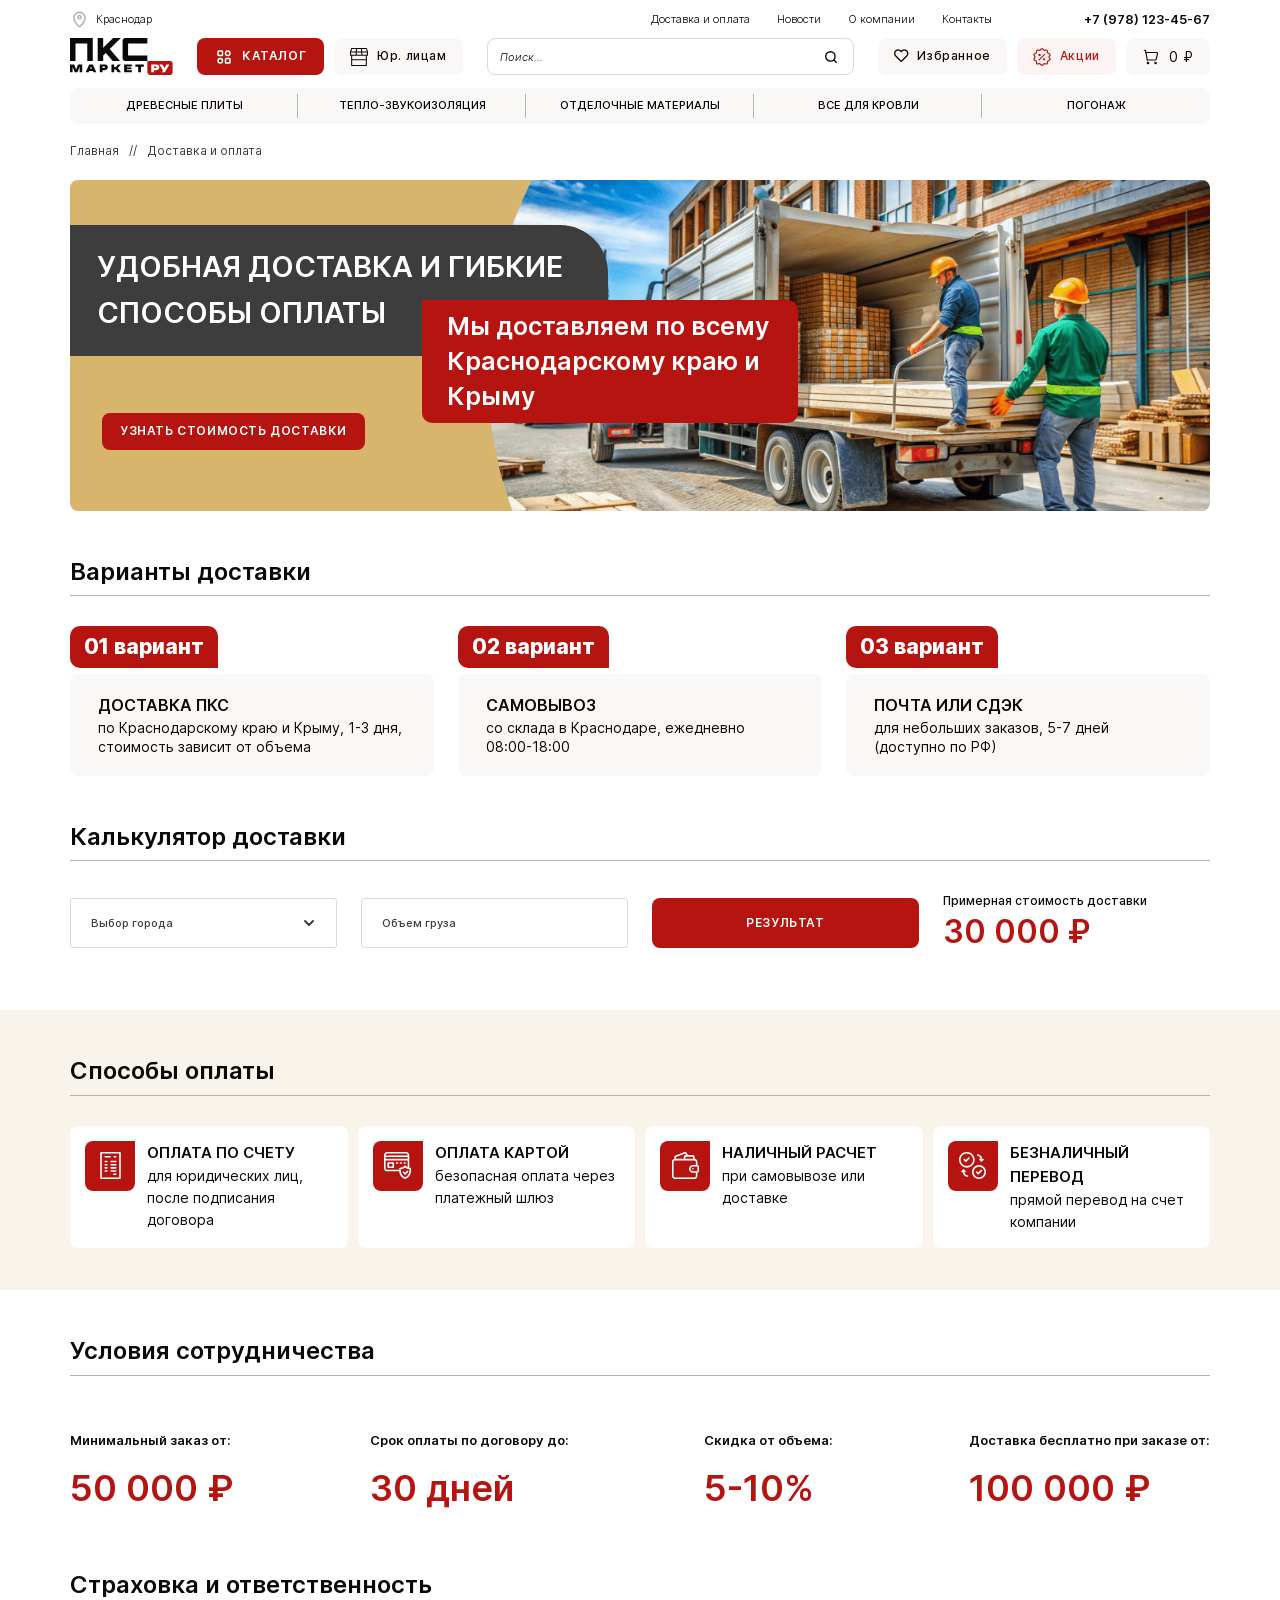
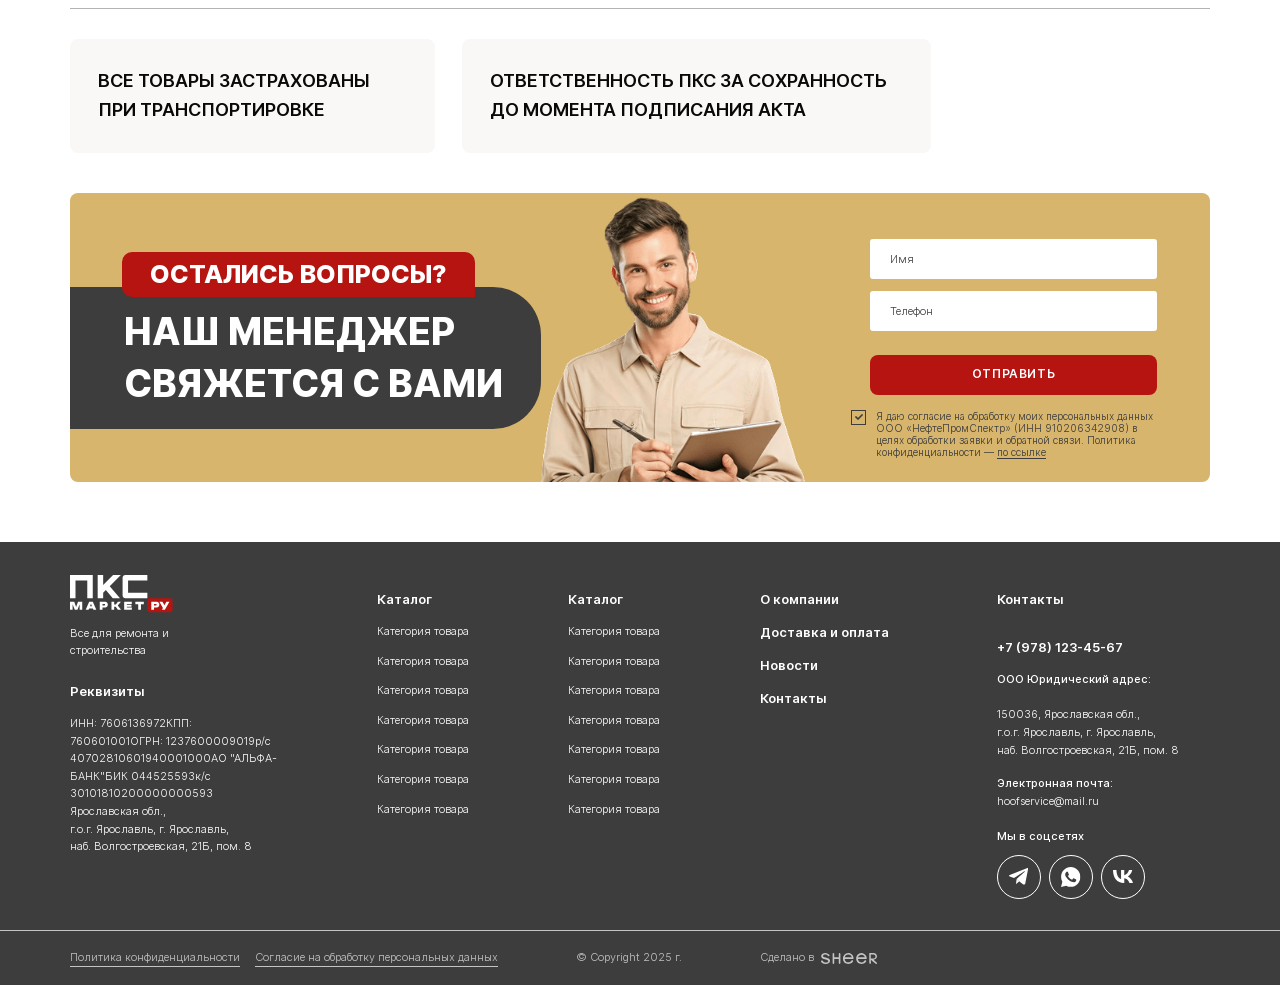
<file: delivery.html>
<!DOCTYPE html>
<!--[if lt IE 7]><html lang="ru" class="lt-ie9 lt-ie8 lt-ie7"><![endif]-->
<!--[if IE 7]><html lang="ru" class="lt-ie9 lt-ie8"><![endif]-->
<!--[if IE 8]><html lang="ru" class="lt-ie9"><![endif]-->
<!--[if gt IE 8]><!-->
<html lang="ru">
<!--<![endif]-->
<head>
	<meta charset="utf-8" />
	<title>Заголовок</title>
	<meta http-equiv="X-UA-Compatible" content="IE=edge" />
	<meta name="viewport" content="width=device-width, initial-scale=1, maximum-scale=1">
	<meta name="format-detection" content="telephone=no" />
	<link rel="shortcut icon" href="favicon.png" />
	<link rel="stylesheet" href="libs/bootstrap/bootstrap-grid.css" />
	<link rel="stylesheet" href="libs/fontawesome-free-5.12.0-web/css/all.min.css" />
	<link rel="stylesheet" href="libs/fancybox-master/dist/jquery.fancybox.min.css" />
	<link rel="stylesheet" href="libs/ion.rangeSlider-master/css/ion.rangeSlider.min.css" />
	<link rel="stylesheet" href="libs/slick-1.5.9/slick/slick.css" />
	<link rel="stylesheet" href="css/fonts.css?ver=1.5" />
	<link rel="stylesheet" href="css/main.css?ver=1.5" />
	<link rel="stylesheet" href="css/media.css?ver=1.5" />
</head>
<body>

	<div class="wrapper">

		<header class="header default">
			<div class="container">
				<div class="header__top">
					<div class="header__location">Краснодар</div>
					<nav class="menu">
						<ul class="menu__list">
							<li><a href="#">Доставка и оплата</a></li>
							<li><a href="#">Новости</a></li>
							<li><a href="#">О компании</a></li>
							<li><a href="#">Контакты</a></li>
						</ul>
					</nav>
					<a href="tel:+79781234567" class="phone-main">+7 (978) 123-45-67</a>
				</div>
				<div class="header__middle">
					<div class="sandwich">
						<div class="sw-topper"></div>
						<div class="sw-bottom"></div>
						<div class="sw-footer"></div>
					</div>
					<a href="#" class="logo">
						<img src="img/logo.svg" alt="alt">
					</a>
					<div class="header__buttons">
						<a href="#" class="btn-main btn-main--catalog"><img src="img/menu.svg" alt="alt">Каталог</a>
						<a href="#" class="btn-main btn-main--page"><img src="img/market.svg" alt="alt">Юр. лицам</a>
					</div>
					<div class="search-main">
						<form>
							<input type="text" placeholder="Поиск..." required>
							<button class="search-main__btn"></button>
						</form>
					</div>
					<div class="header__buttons">
						<a href="#" class="btn-main btn-main--page"><i class="far fa-heart"></i> Избранное</a>
						<a href="#" class="btn-main btn-main--sale"><img src="img/sale.svg" alt="alt">Акции</a>
						<a href="#" class="btn-main btn-main--basket"><img src="img/cart.svg" alt="alt">0 ₽</a>
					</div>
					<a href="tel:+79781234567" class="phone-mobile"><i class="fas fa-phone-alt"></i></a>
				</div>
				<div class="header__bottom">
					<div class="show-mobile">
						<div class="search-main">
							<form>
								<input type="text" placeholder="Поиск..." required>
								<button class="search-main__btn"></button>
							</form>
						</div>
						<div class="header__buttons">
							<a href="#" class="btn-main btn-main--catalog"><img src="img/menu.svg" alt="alt">Каталог</a>
							<a href="#" class="btn-main btn-main--page"><img src="img/market.svg" alt="alt">Юр. лицам</a>
						</div>
					</div>
					<nav class="nav">
						<ul class="nav__list">
							<li><a href="#">Древесные плиты</a></li>
							<li><a href="#">Тепло-звукоизоляция</a></li>
							<li><a href="#">Отделочные материалы</a></li>
							<li><a href="#">Все для кровли</a></li>
							<li><a href="#">Погонаж</a></li>
						</ul>
					</nav>
					<div class="show-mobile">
						<nav class="menu">
							<ul class="menu__list">
								<li><a href="#">Доставка и оплата</a></li>
								<li><a href="#">Новости</a></li>
								<li><a href="#">О компании</a></li>
								<li><a href="#">Контакты</a></li>
							</ul>
						</nav>
						<div class="header__buttons">
							<a href="#" class="btn-main btn-main--page"><i class="far fa-heart"></i> Избранное</a>
							<a href="#" class="btn-main btn-main--sale"><img src="img/sale.svg" alt="alt">Акции</a>
							<a href="#" class="btn-main btn-main--basket"><img src="img/cart.svg" alt="alt">0 ₽</a>
						</div>
					</div>
				</div>
			</div>
			<div class="menu-overlay"></div>
		</header>

		<section class="page-delivery">
			<div class="container">
				<ul class="breadcrumbs">
					<li><a href="#">Главная</a></li>
					<li>Доставка и оплата</li>
				</ul>
				<div class="billbord-page billbord-page--delivery">
					<h1 class="billbord-page__title">Удобная доставка и гибкие способы оплаты</h1>
					<div class="billbord-page__descr">Мы доставляем по всему Краснодарскому краю и Крыму</div>
					<div class="billbord-page__content">
						<a href="#" class="btn-main">Узнать стоимость доставки</a>
					</div>
				</div>
			</div>
		</section>

		<section class="variants">
			<div class="container">
				<div class="head-section">
					<h2 class="title-section">Варианты доставки</h2>
				</div>
				<div class="row">
					<div class="col-lg-4">
						<div class="item-variant">
							<div class="item-variant__head">01 вариант</div>
							<div class="item-variant__content">
								<div class="item-variant__title">Доставка ПКС</div>
								<p>по Краснодарскому краю и Крыму, 1-3 дня, стоимость зависит от объема</p>
							</div>
						</div>
					</div>
					<div class="col-lg-4">
						<div class="item-variant">
							<div class="item-variant__head">02 вариант</div>
							<div class="item-variant__content">
								<div class="item-variant__title">самовывоз</div>
								<p>со склада в Краснодаре, ежедневно <br>08:00-18:00</p>
							</div>
						</div>
					</div>
					<div class="col-lg-4">
						<div class="item-variant">
							<div class="item-variant__head">03 вариант</div>
							<div class="item-variant__content">
								<div class="item-variant__title">Почта или СДЭК</div>
								<p>для небольших заказов, 5-7 дней <br>(доступно по РФ)</p>
							</div>
						</div>
					</div>
				</div>
			</div>
		</section>

		<section class="calculator">
			<div class="container">
				<div class="head-section">
					<h2 class="title-section">Калькулятор доставки</h2>
				</div>
				<form>
					<div class="row align-items-center">
						<div class="col-lg-3">
							<div class="item-form">
								<select>
									<option value="1">Выбор города</option>
									<option value="1">Город 1</option>
									<option value="1">Город 2</option>
									<option value="1">Город 3</option>
									<option value="1">Город 4</option>
								</select>
							</div>
						</div>
						<div class="col-lg-3">
							<div class="item-form">
								<input type="text" placeholder="Объем груза" inputmode="numeric">
							</div>
						</div>
						<div class="col-lg-3">
							<button class="btn-main">результат</button>
						</div>
						<div class="col-lg-3">
							<div class="calculator__total">
								<p>Примерная стоимость доставки</p>
								<div class="calculator__price">30 000 ₽</div>
							</div>
						</div>
					</div>
				</form>
			</div>
		</section>

		<section class="payment">
			<div class="container">
				<div class="head-section">
					<h2 class="title-section">Способы оплаты</h2>
				</div>
				<div class="row row--payment">
					<div class="col-lg-3 col-md-6">
						<div class="item-payment">
							<div class="item-payment__icon">
								<img src="img/ic_payment1.svg" alt="alt">
							</div>
							<div class="item-payment__content">
								<div class="item-payment__title">Оплата по счету</div>
								<p>для юридических лиц, после подписания договора</p>
							</div>
						</div>
					</div>
					<div class="col-lg-3 col-md-6">
						<div class="item-payment">
							<div class="item-payment__icon">
								<img src="img/ic_payment2.svg" alt="alt">
							</div>
							<div class="item-payment__content">
								<div class="item-payment__title">Оплата картой</div>
								<p>безопасная оплата через платежный шлюз</p>
							</div>
						</div>
					</div>
					<div class="col-lg-3 col-md-6">
						<div class="item-payment">
							<div class="item-payment__icon">
								<img src="img/ic_payment3.svg" alt="alt">
							</div>
							<div class="item-payment__content">
								<div class="item-payment__title">Наличный расчет</div>
								<p>при самовывозе или доставке</p>
							</div>
						</div>
					</div>
					<div class="col-lg-3 col-md-6">
						<div class="item-payment">
							<div class="item-payment__icon">
								<img src="img/ic_payment4.svg" alt="alt">
							</div>
							<div class="item-payment__content">
								<div class="item-payment__title">Безналичный перевод</div>
								<p>прямой перевод на счет компании</p>
							</div>
						</div>
					</div>
				</div>
			</div>
		</section>

		<section class="numbers numbers--conditions">
			<div class="container">
				<div class="head-section">
					<h2 class="title-section">Условия сотрудничества</h2>
				</div>
				<div class="numbers__wrapper">
					<div class="numbers__item">
						<p>Минимальный заказ от:</p>
						<div class="numbers__value">50 000 ₽</div>
					</div>
					<div class="numbers__item">
						<p>Срок оплаты по договору до:</p>
						<div class="numbers__value">30 дней</div>
					</div>
					<div class="numbers__item">
						<p>Скидка от объема:</p>
						<div class="numbers__value">5-10%</div>
					</div>
					<div class="numbers__item">
						<p>Доставка бесплатно при заказе от:</p>
						<div class="numbers__value">100 000 ₽</div>
					</div>
				</div>
			</div>
		</section>

		<section class="insurance">
			<div class="container">
				<div class="head-section">
					<h2 class="title-section">Страховка и ответственность</h2>
				</div>
				<div class="insurance__wrapper">
					<div class="insurance__item">Все товары застрахованы при транспортировке</div>
					<div class="insurance__item">Ответственность ПКС за сохранность до момента подписания акта</div>
				</div>
			</div>
		</section>

		<section class="consultation consultation--page">
			<div class="container">
				<div class="consultation__main">
					<div class="consultation__content">
						<div class="consultation__subtitle">остались вопросы? </div>
						<h2 class="consultation__title">наш менеджер свяжется с вами</h2>
					</div>
					<div class="consultation__form">
						<form>
							<div class="consultation__form-inner">
								<div class="item-form">
									<input type="text" placeholder="Имя" required>
								</div>
								<div class="item-form">
									<input type="tel" placeholder="Телефон" class="input-phone" inputmode="numeric" required>
								</div>
								<input type="submit" value="отправить" class="btn-main">
							</div>
							<div class="checkbox">
								<label>
									<input type="checkbox" required checked />
									<span>Я даю согласие на обработку моих персональных данных ООО «НефтеПромСпектр» (ИНН 910206342908) в целях обработки заявки и обратной связи. Политика конфиденциальности — <a href="#">по ссылке</a></span>
								</label>
							</div>
						</form>
					</div>
				</div>
			</div>
		</section>

		<footer class="footer">
			<div class="container">
				<div class="footer__grid">
					<div class="footer__column">
						<div class="footer__logo">
							<a href="#" class="logo">
								<img src="img/logo2.svg" alt="alt">
							</a>
							<div class="logo-descr">Все для ремонта и строительства</div>
						</div>
						<div class="footer__title">Реквизиты <i class="far fa-chevron-down"></i></div>
						<div class="footer__content">
							<p>ИНН: 7606136972КПП: <br>760601001ОГРН: 1237600009019р/с 40702810601940001000АО "АЛЬФА-БАНК"БИК 044525593к/с 30101810200000000593 </p>
							<p>Ярославская обл., </p>
							<p>г.о.г. Ярославль, г. Ярославль, </p>
							<p>наб. Волгостроевская, 21Б, пом. 8</p>
						</div>
					</div>
					<div class="footer__column">
						<div class="footer__title">Каталог <i class="far fa-chevron-down"></i></div>
						<div class="footer__content">
							<ul class="footer__nav">
								<li><a href="#">Категория товара</a></li>
								<li><a href="#">Категория товара</a></li>
								<li><a href="#">Категория товара</a></li>
								<li><a href="#">Категория товара</a></li>
								<li><a href="#">Категория товара</a></li>
								<li><a href="#">Категория товара</a></li>
								<li><a href="#">Категория товара</a></li>
							</ul>
						</div>
					</div>
					<div class="footer__column">
						<div class="footer__title">Каталог <i class="far fa-chevron-down"></i></div>
						<div class="footer__content">
							<ul class="footer__nav">
								<li><a href="#">Категория товара</a></li>
								<li><a href="#">Категория товара</a></li>
								<li><a href="#">Категория товара</a></li>
								<li><a href="#">Категория товара</a></li>
								<li><a href="#">Категория товара</a></li>
								<li><a href="#">Категория товара</a></li>
								<li><a href="#">Категория товара</a></li>
							</ul>
						</div>
					</div>
					<div class="footer__column">
						<ul class="footer__nav footer__nav--menu">
							<li><a href="#">О компании</a></li>
							<li><a href="#">Доставка и оплата</a></li>
							<li><a href="#">Новости</a></li>
							<li><a href="#">Контакты</a></li>
						</ul>
					</div>
					<div class="footer__column">
						<div class="footer__title">Контакты <i class="far fa-chevron-down"></i></div>
						<div class="footer__content">
							<a href="+79781234567" class="footer__phone">+7 (978) 123-45-67</a>
							<p><strong>ООО Юридический адрес:</strong> </p> <br>150036, Ярославская обл., <br>г.о.г. Ярославль, г. Ярославль, <br>наб. Волгостроевская, 21Б, пом. 8</p>
							<p class="footer__mail"><strong>Электронная почта:</strong> <a href="mailto:hoofservice@mail.ru">hoofservice@mail.ru</a></p>
							<br>
							<p><strong>Мы в соцсетях</strong></p>
							<ul class="list-socials">
								<li><a href="#"><img src="img/tg.svg" alt="alt"></a></li>
								<li><a href="#"><img src="img/wp.svg" alt="alt"></a></li>
								<li><a href="#"><img src="img/vk.svg" alt="alt"></a></li>
							</ul>
						</div>
					</div>
				</div>
			</div>
			<div class="footer__bottom">
				<div class="container">
					<div class="footer__wrapper">
						<div class="footer__links">
							<a href="#">Политика конфиденциальности</a>
							<a href="#">Согласие на обработку персональных данных</a>
						</div>
						<div class="copyright">© Copyright 2025 г.</div>
						<div class="create">Сделано в <a href="#" target="_blank"><img src="img/sheer.svg" alt="alt"></a></div>
					</div>
				</div>
			</div>
		</footer>
		
	</div>

	<script src="libs/jquery/jquery-3.6.0.min.js"></script>
	<script src="libs/fancybox-master/dist/jquery.fancybox.min.js"></script>
	<script src="libs/slick-1.5.9/slick/slick.min.js"></script>
	<script src="libs/mask/jquery.maskedinput.js"></script>
	<script src="libs/ion.rangeSlider-master/js/ion.rangeSlider.min.js"></script>
	<script src="js/common.js?ver=1.5"></script>
	<!-- Yandex.Metrika counter --><!-- /Yandex.Metrika counter -->
	<!-- Google Analytics counter --><!-- /Google Analytics counter -->
</body>
</html>
</file>
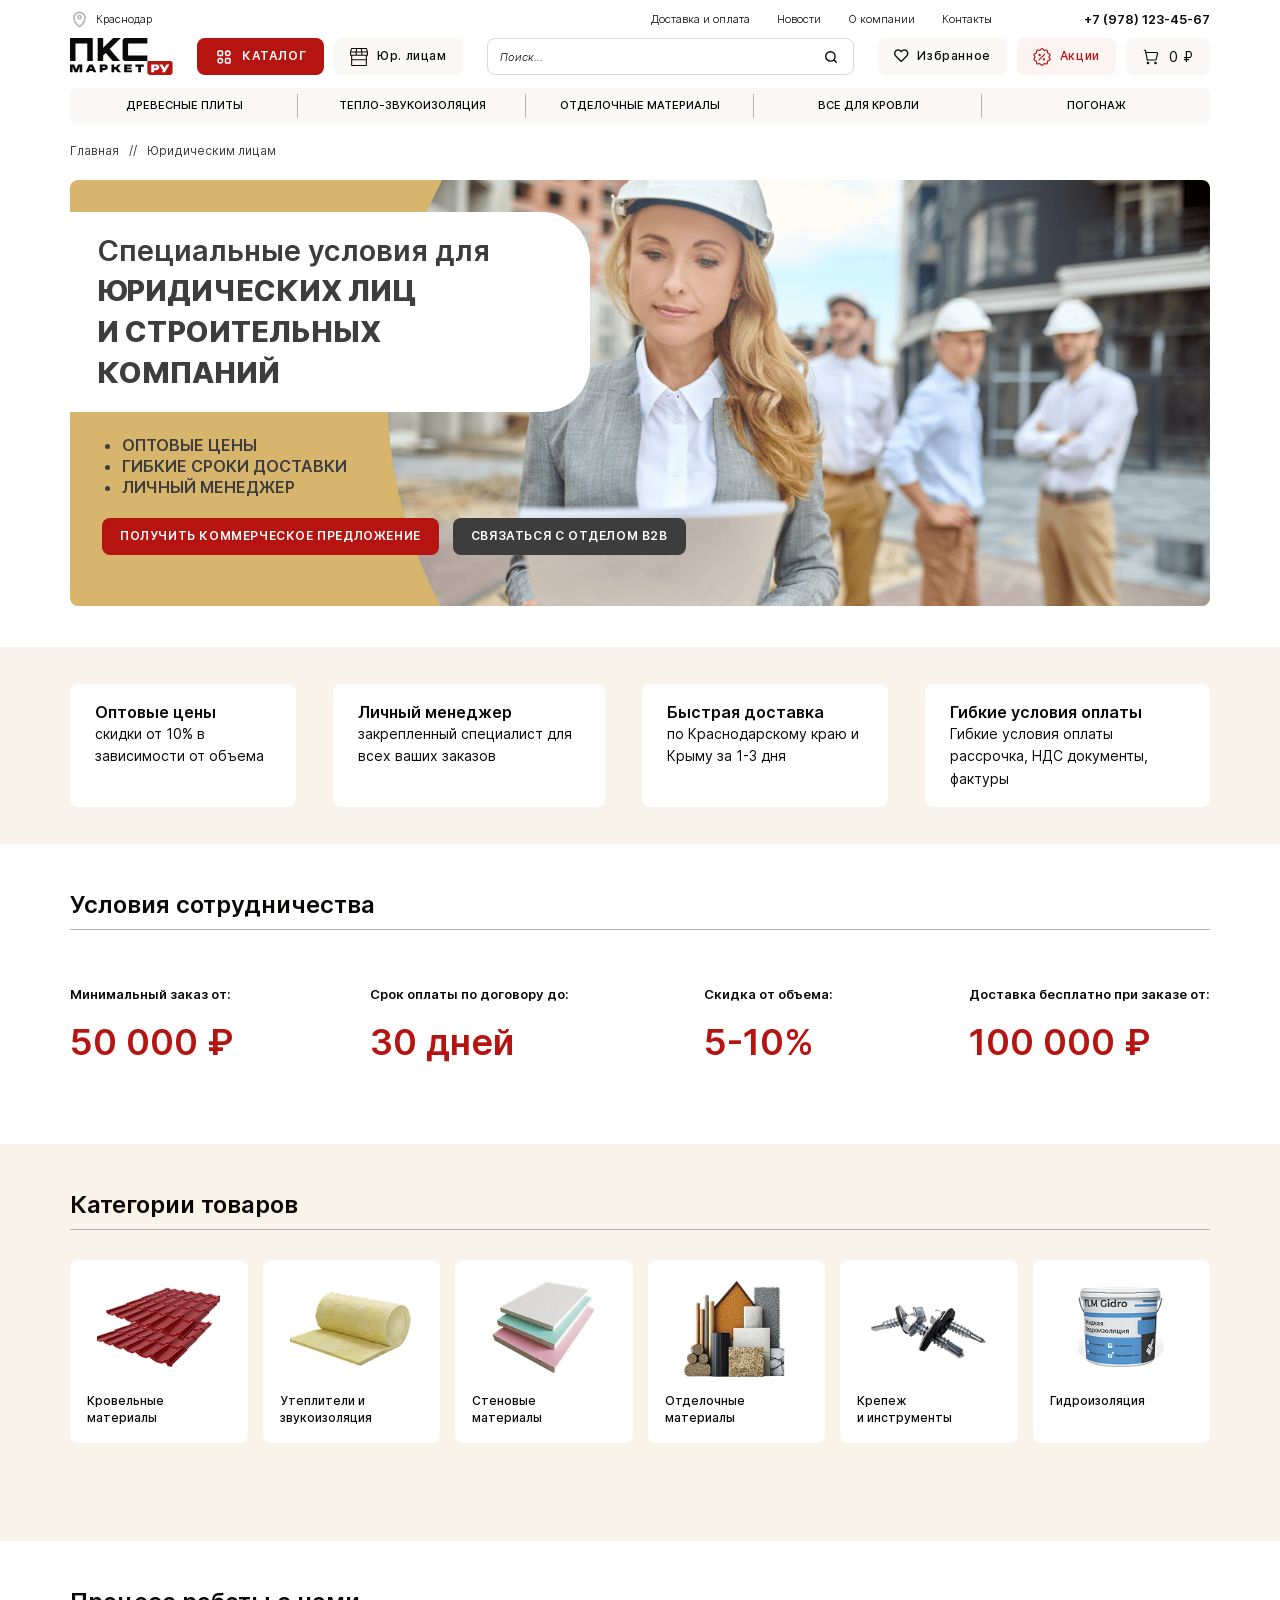
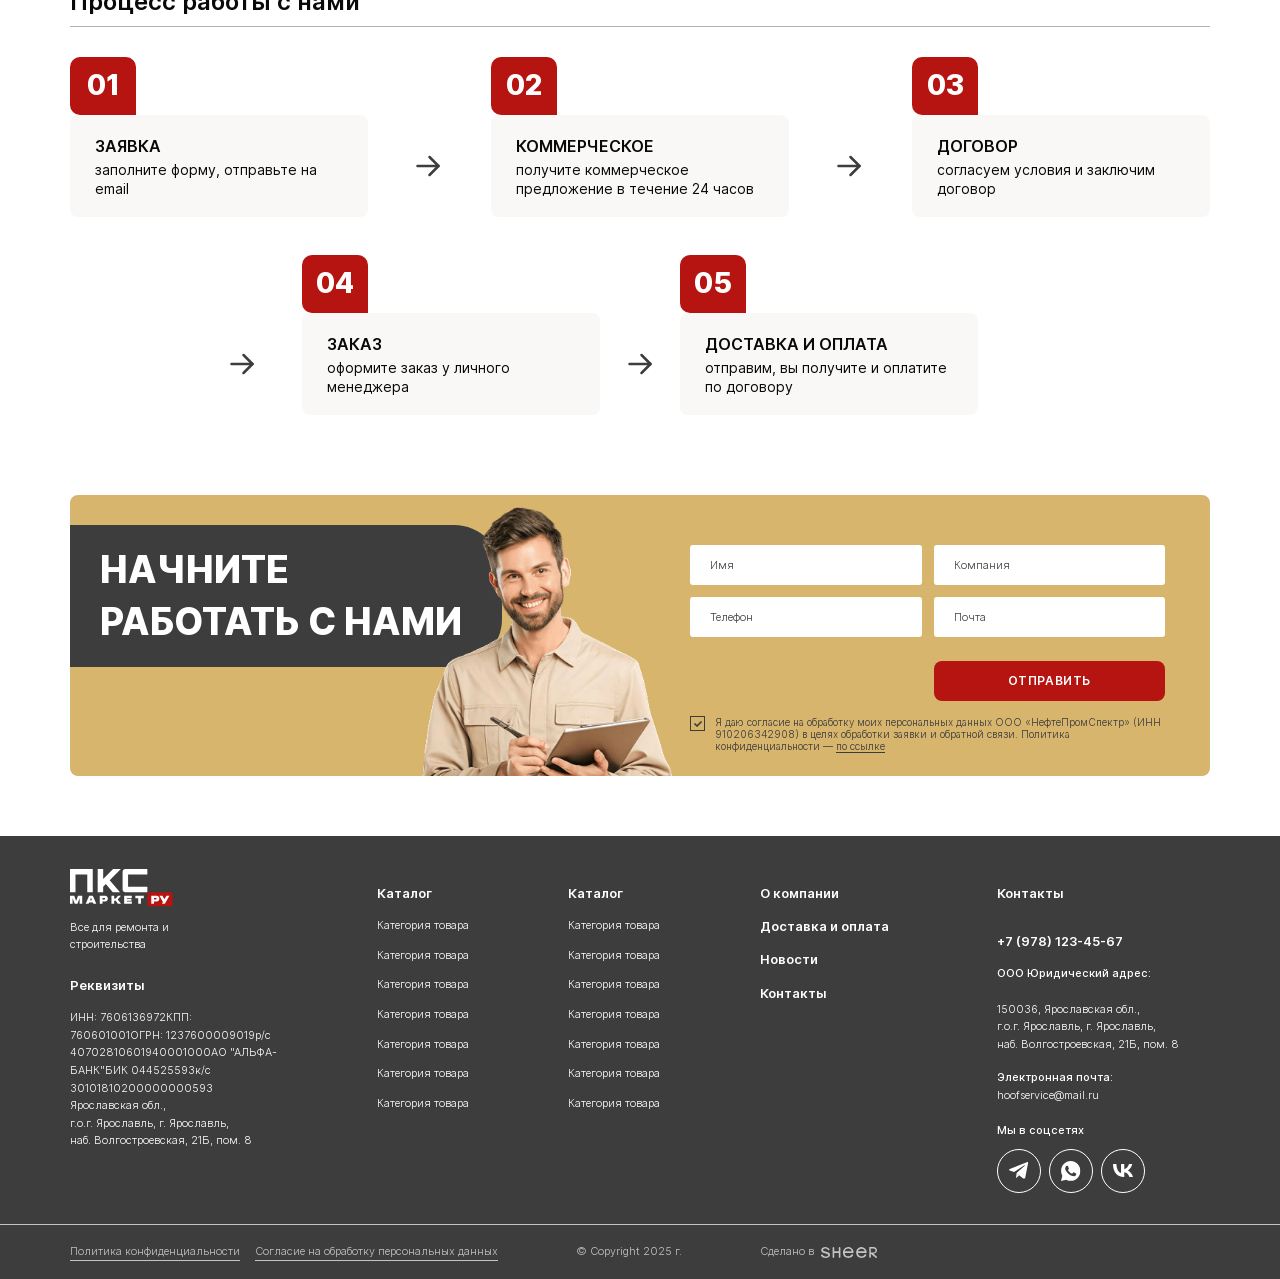
<file: legal-entities.html>
<!DOCTYPE html>
<!--[if lt IE 7]><html lang="ru" class="lt-ie9 lt-ie8 lt-ie7"><![endif]-->
<!--[if IE 7]><html lang="ru" class="lt-ie9 lt-ie8"><![endif]-->
<!--[if IE 8]><html lang="ru" class="lt-ie9"><![endif]-->
<!--[if gt IE 8]><!-->
<html lang="ru">
<!--<![endif]-->
<head>
	<meta charset="utf-8" />
	<title>Заголовок</title>
	<meta http-equiv="X-UA-Compatible" content="IE=edge" />
	<meta name="viewport" content="width=device-width, initial-scale=1, maximum-scale=1">
	<meta name="format-detection" content="telephone=no" />
	<link rel="shortcut icon" href="favicon.png" />
	<link rel="stylesheet" href="libs/bootstrap/bootstrap-grid.css" />
	<link rel="stylesheet" href="libs/fontawesome-free-5.12.0-web/css/all.min.css" />
	<link rel="stylesheet" href="libs/fancybox-master/dist/jquery.fancybox.min.css" />
	<link rel="stylesheet" href="libs/ion.rangeSlider-master/css/ion.rangeSlider.min.css" />
	<link rel="stylesheet" href="libs/slick-1.5.9/slick/slick.css" />
	<link rel="stylesheet" href="css/fonts.css?ver=1.5" />
	<link rel="stylesheet" href="css/main.css?ver=1.5" />
	<link rel="stylesheet" href="css/media.css?ver=1.5" />
</head>
<body>

	<div class="wrapper">

		<header class="header default">
			<div class="container">
				<div class="header__top">
					<div class="header__location">Краснодар</div>
					<nav class="menu">
						<ul class="menu__list">
							<li><a href="#">Доставка и оплата</a></li>
							<li><a href="#">Новости</a></li>
							<li><a href="#">О компании</a></li>
							<li><a href="#">Контакты</a></li>
						</ul>
					</nav>
					<a href="tel:+79781234567" class="phone-main">+7 (978) 123-45-67</a>
				</div>
				<div class="header__middle">
					<div class="sandwich">
						<div class="sw-topper"></div>
						<div class="sw-bottom"></div>
						<div class="sw-footer"></div>
					</div>
					<a href="#" class="logo">
						<img src="img/logo.svg" alt="alt">
					</a>
					<div class="header__buttons">
						<a href="#" class="btn-main btn-main--catalog"><img src="img/menu.svg" alt="alt">Каталог</a>
						<a href="#" class="btn-main btn-main--page"><img src="img/market.svg" alt="alt">Юр. лицам</a>
					</div>
					<div class="search-main">
						<form>
							<input type="text" placeholder="Поиск..." required>
							<button class="search-main__btn"></button>
						</form>
					</div>
					<div class="header__buttons">
						<a href="#" class="btn-main btn-main--page"><i class="far fa-heart"></i> Избранное</a>
						<a href="#" class="btn-main btn-main--sale"><img src="img/sale.svg" alt="alt">Акции</a>
						<a href="#" class="btn-main btn-main--basket"><img src="img/cart.svg" alt="alt">0 ₽</a>
					</div>
					<a href="tel:+79781234567" class="phone-mobile"><i class="fas fa-phone-alt"></i></a>
				</div>
				<div class="header__bottom">
					<div class="show-mobile">
						<div class="search-main">
							<form>
								<input type="text" placeholder="Поиск..." required>
								<button class="search-main__btn"></button>
							</form>
						</div>
						<div class="header__buttons">
							<a href="#" class="btn-main btn-main--catalog"><img src="img/menu.svg" alt="alt">Каталог</a>
							<a href="#" class="btn-main btn-main--page"><img src="img/market.svg" alt="alt">Юр. лицам</a>
						</div>
					</div>
					<nav class="nav">
						<ul class="nav__list">
							<li><a href="#">Древесные плиты</a></li>
							<li><a href="#">Тепло-звукоизоляция</a></li>
							<li><a href="#">Отделочные материалы</a></li>
							<li><a href="#">Все для кровли</a></li>
							<li><a href="#">Погонаж</a></li>
						</ul>
					</nav>
					<div class="show-mobile">
						<nav class="menu">
							<ul class="menu__list">
								<li><a href="#">Доставка и оплата</a></li>
								<li><a href="#">Новости</a></li>
								<li><a href="#">О компании</a></li>
								<li><a href="#">Контакты</a></li>
							</ul>
						</nav>
						<div class="header__buttons">
							<a href="#" class="btn-main btn-main--page"><i class="far fa-heart"></i> Избранное</a>
							<a href="#" class="btn-main btn-main--sale"><img src="img/sale.svg" alt="alt">Акции</a>
							<a href="#" class="btn-main btn-main--basket"><img src="img/cart.svg" alt="alt">0 ₽</a>
						</div>
					</div>
				</div>
			</div>
			<div class="menu-overlay"></div>
		</header>

		<section class="legal-entities">
			<div class="container">
				<ul class="breadcrumbs">
					<li><a href="#">Главная</a></li>
					<li>Юридическим лицам</li>
				</ul>
				<div class="billbord-page billbord-page--legal">
					<h1 class="billbord-page__title">Специальные условия для <strong>юридических лиц <br>и строительных компаний</strong></h1>
					<div class="billbord-page__content">
						<ul>
							<li>Оптовые цены</li>
							<li>гибкие сроки доставки</li>
							<li>личный менеджер</li>
						</ul>
						<div class="billbord-page__buttons">
							<a href="#" class="btn-main">Получить коммерческое предложение</a>
							<a href="#" class="btn-main btn-main--secondary">Связаться с отделом B2B</a>
						</div>
					</div>
				</div>
			</div>
		</section>

		<section class="advantages advantages--secondary">
			<div class="container">
				<div class="advantages__grid">
					<div class="advantages__item">
						<div class="advantages__title">Оптовые цены</div>
						<p>скидки от 10% в зависимости от объема</p>
					</div>
					<div class="advantages__item">
						<div class="advantages__title">Личный менеджер</div>
						<p>закрепленный специалист для всех ваших заказов</p>
					</div>
					<div class="advantages__item">
						<div class="advantages__title">Быстрая доставка</div>
						<p>по Краснодарскому краю и Крыму за 1-3 дня</p>
					</div>
					<div class="advantages__item">
						<div class="advantages__title">Гибкие условия оплаты</div>
						<p>Гибкие условия оплаты рассрочка, НДС документы, фактуры</p>
					</div>
				</div>
			</div>
		</section>

		<section class="numbers numbers--conditions">
			<div class="container">
				<div class="head-section">
					<h2 class="title-section">Условия сотрудничества</h2>
				</div>
				<div class="numbers__wrapper">
					<div class="numbers__item">
						<p>Минимальный заказ от:</p>
						<div class="numbers__value">50 000 ₽</div>
					</div>
					<div class="numbers__item">
						<p>Срок оплаты по договору до:</p>
						<div class="numbers__value">30 дней</div>
					</div>
					<div class="numbers__item">
						<p>Скидка от объема:</p>
						<div class="numbers__value">5-10%</div>
					</div>
					<div class="numbers__item">
						<p>Доставка бесплатно при заказе от:</p>
						<div class="numbers__value">100 000 ₽</div>
					</div>
				</div>
			</div>
		</section>

		<section class="categories-main">
			<div class="container">
				<div class="head-section">
					<h2 class="title-section">Категории товаров</h2>
				</div>
				<div class="grid-categories">
					<a href="#" class="item-category">
						<span class="item-category__image">
							<img src="img/category_main1.png" alt="alt">
						</span>
						<span class="item-category__title">Кровельные <br>материалы</span>
					</a>
					<a href="#" class="item-category">
						<span class="item-category__image">
							<img src="img/category_main2.png" alt="alt">
						</span>
						<span class="item-category__title">Утеплители и звукоизоляция</span>
					</a>
					<a href="#" class="item-category">
						<span class="item-category__image">
							<img src="img/category_main3.png" alt="alt">
						</span>
						<span class="item-category__title">Стеновые <br>материалы</span>
					</a>
					<a href="#" class="item-category">
						<span class="item-category__image">
							<img src="img/category_main4.png" alt="alt">
						</span>
						<span class="item-category__title">Отделочные <br>материалы</span>
					</a>
					<a href="#" class="item-category">
						<span class="item-category__image">
							<img src="img/category_main5.png" alt="alt">
						</span>
						<span class="item-category__title">Крепеж <br>и инструменты</span>
					</a>
					<a href="#" class="item-category">
						<span class="item-category__image">
							<img src="img/category_main6.png" alt="alt">
						</span>
						<span class="item-category__title">Гидроизоляция</span>
					</a>
				</div>
			</div>
		</section>

		<section class="steps">
			<div class="container">
				<div class="head-section">
					<h2 class="title-section">Процесс работы с нами</h2>
				</div>
				<div class="steps__wrapper">
					<div class="steps__item">
						<div class="steps__count">01</div>
						<div class="steps__content">
							<div class="steps__title">Заявка</div>
							<p>заполните форму, отправьте на email</p>
						</div>
					</div>
					<div class="steps__item">
						<div class="steps__count">02</div>
						<div class="steps__content">
							<div class="steps__title">коммерческое</div>
							<p>получите коммерческое предложение в течение 24 часов</p>
						</div>
					</div>
					<div class="steps__item">
						<div class="steps__count">03</div>
						<div class="steps__content">
							<div class="steps__title">договор</div>
							<p>согласуем условия и заключим договор</p>
						</div>
					</div>
					<div class="steps__item">
						<div class="steps__count">04</div>
						<div class="steps__content">
							<div class="steps__title">заказ</div>
							<p>оформите заказ у личного менеджера</p>
						</div>
					</div>
					<div class="steps__item">
						<div class="steps__count">05</div>
						<div class="steps__content">
							<div class="steps__title">Доставка и оплата</div>
							<p>отправим, вы получите и оплатите по договору</p>
						</div>
					</div>
				</div>
			</div>
		</section>

		<section class="consultation consultation--secondary">
			<div class="container">
				<div class="consultation__main">
					<div class="consultation__content">
						<h2 class="consultation__title">Начните работать с нами</h2>
					</div>
					<div class="consultation__form">
						<form>
							<div class="row">
								<div class="col-md-6">
									<div class="item-form">
										<input type="text" placeholder="Имя" required>
									</div>
									<div class="item-form">
										<input type="tel" placeholder="Телефон" class="input-phone" inputmode="numeric" required>
									</div>
								</div>
								<div class="col-md-6">
									<div class="item-form">
										<input type="text" placeholder="Компания">
									</div>
									<div class="item-form">
										<input type="email" placeholder="Почта" inputmode="email" required>
									</div>
									<input type="submit" value="отправить" class="btn-main">
								</div>
							</div>
							<div class="checkbox">
								<label>
									<input type="checkbox" required checked />
									<span>Я даю согласие на обработку моих персональных данных ООО «НефтеПромСпектр» (ИНН 910206342908) в целях обработки заявки и обратной связи. Политика конфиденциальности — <a href="#">по ссылке</a></span>
								</label>
							</div>
						</form>
					</div>
				</div>
			</div>
		</section>

		<footer class="footer">
			<div class="container">
				<div class="footer__grid">
					<div class="footer__column">
						<div class="footer__logo">
							<a href="#" class="logo">
								<img src="img/logo2.svg" alt="alt">
							</a>
							<div class="logo-descr">Все для ремонта и строительства</div>
						</div>
						<div class="footer__title">Реквизиты <i class="far fa-chevron-down"></i></div>
						<div class="footer__content">
							<p>ИНН: 7606136972КПП: <br>760601001ОГРН: 1237600009019р/с 40702810601940001000АО "АЛЬФА-БАНК"БИК 044525593к/с 30101810200000000593 </p>
							<p>Ярославская обл., </p>
							<p>г.о.г. Ярославль, г. Ярославль, </p>
							<p>наб. Волгостроевская, 21Б, пом. 8</p>
						</div>
					</div>
					<div class="footer__column">
						<div class="footer__title">Каталог <i class="far fa-chevron-down"></i></div>
						<div class="footer__content">
							<ul class="footer__nav">
								<li><a href="#">Категория товара</a></li>
								<li><a href="#">Категория товара</a></li>
								<li><a href="#">Категория товара</a></li>
								<li><a href="#">Категория товара</a></li>
								<li><a href="#">Категория товара</a></li>
								<li><a href="#">Категория товара</a></li>
								<li><a href="#">Категория товара</a></li>
							</ul>
						</div>
					</div>
					<div class="footer__column">
						<div class="footer__title">Каталог <i class="far fa-chevron-down"></i></div>
						<div class="footer__content">
							<ul class="footer__nav">
								<li><a href="#">Категория товара</a></li>
								<li><a href="#">Категория товара</a></li>
								<li><a href="#">Категория товара</a></li>
								<li><a href="#">Категория товара</a></li>
								<li><a href="#">Категория товара</a></li>
								<li><a href="#">Категория товара</a></li>
								<li><a href="#">Категория товара</a></li>
							</ul>
						</div>
					</div>
					<div class="footer__column">
						<ul class="footer__nav footer__nav--menu">
							<li><a href="#">О компании</a></li>
							<li><a href="#">Доставка и оплата</a></li>
							<li><a href="#">Новости</a></li>
							<li><a href="#">Контакты</a></li>
						</ul>
					</div>
					<div class="footer__column">
						<div class="footer__title">Контакты <i class="far fa-chevron-down"></i></div>
						<div class="footer__content">
							<a href="+79781234567" class="footer__phone">+7 (978) 123-45-67</a>
							<p><strong>ООО Юридический адрес:</strong> </p> <br>150036, Ярославская обл., <br>г.о.г. Ярославль, г. Ярославль, <br>наб. Волгостроевская, 21Б, пом. 8</p>
							<p class="footer__mail"><strong>Электронная почта:</strong> <a href="mailto:hoofservice@mail.ru">hoofservice@mail.ru</a></p>
							<br>
							<p><strong>Мы в соцсетях</strong></p>
							<ul class="list-socials">
								<li><a href="#"><img src="img/tg.svg" alt="alt"></a></li>
								<li><a href="#"><img src="img/wp.svg" alt="alt"></a></li>
								<li><a href="#"><img src="img/vk.svg" alt="alt"></a></li>
							</ul>
						</div>
					</div>
				</div>
			</div>
			<div class="footer__bottom">
				<div class="container">
					<div class="footer__wrapper">
						<div class="footer__links">
							<a href="#">Политика конфиденциальности</a>
							<a href="#">Согласие на обработку персональных данных</a>
						</div>
						<div class="copyright">© Copyright 2025 г.</div>
						<div class="create">Сделано в <a href="#" target="_blank"><img src="img/sheer.svg" alt="alt"></a></div>
					</div>
				</div>
			</div>
		</footer>
		
	</div>

	<script src="libs/jquery/jquery-3.6.0.min.js"></script>
	<script src="libs/fancybox-master/dist/jquery.fancybox.min.js"></script>
	<script src="libs/slick-1.5.9/slick/slick.min.js"></script>
	<script src="libs/mask/jquery.maskedinput.js"></script>
	<script src="libs/ion.rangeSlider-master/js/ion.rangeSlider.min.js"></script>
	<script src="js/common.js?ver=1.5"></script>
	<!-- Yandex.Metrika counter --><!-- /Yandex.Metrika counter -->
	<!-- Google Analytics counter --><!-- /Google Analytics counter -->
</body>
</html>
</file>
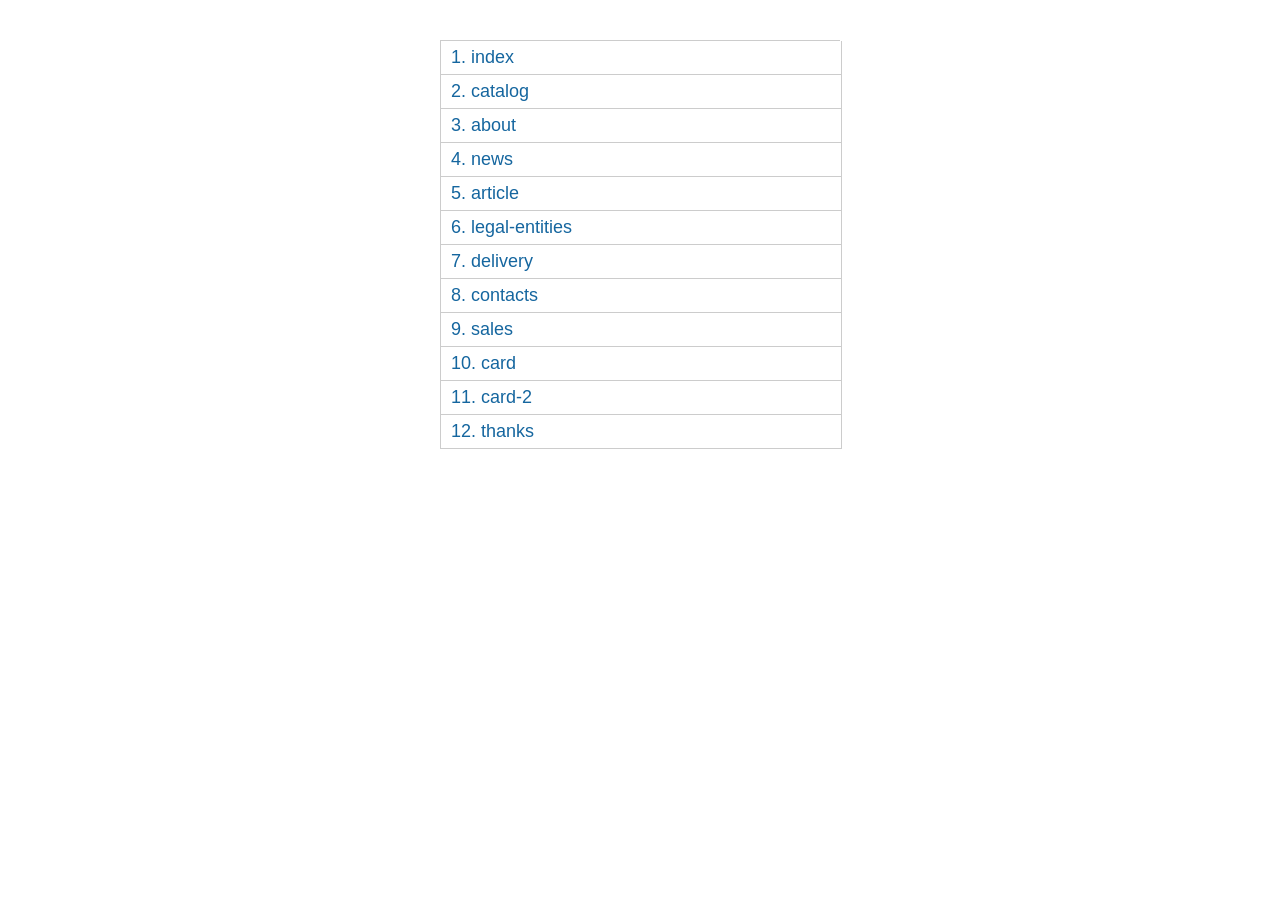
<file: map.html>
<!DOCTYPE html>
<!--[if lt IE 7]><html lang="ru" class="lt-ie9 lt-ie8 lt-ie7"><![endif]-->
<!--[if IE 7]><html lang="ru" class="lt-ie9 lt-ie8"><![endif]-->
<!--[if IE 8]><html lang="ru" class="lt-ie9"><![endif]-->
<!--[if gt IE 8]><!-->
<html lang="ru">
<!--<![endif]-->
<head>
	<meta charset="utf-8" />
	<title>Заголовок</title>
	<meta name="description" content="" />
	<meta http-equiv="X-UA-Compatible" content="IE=edge" />
	<meta name="viewport" content="width=device-width, initial-scale=1.0" />
</head>
<body> 

	<div class="wrapper"> 
		<div class="count_pages">
			<ul>
				<li><a href="index.html" target="_blanck">index</a></li>
				<li><a href="catalog.html" target="_blanck">catalog</a></li>
				<li><a href="about.html" target="_blanck">about</a></li>
				<li><a href="news.html" target="_blanck">news</a></li>
				<li><a href="article.html" target="_blanck">article</a></li>
				<li><a href="legal-entities.html" target="_blanck">legal-entities</a></li>
				<li><a href="delivery.html" target="_blanck">delivery</a></li>
				<li><a href="contacts.html" target="_blanck">contacts</a></li>
				<li><a href="sales.html" target="_blanck">sales</a></li>
				<li><a href="card.html" target="_blanck">card</a></li>
				<li><a href="card-2.html" target="_blanck">card-2</a></li>
				<li><a href="thanks.html" target="_blanck">thanks</a></li>
			</ul>
		</div> 
	</div>   
      
	<style> 
		.count_pages a:before {
			counter-increment: list1;
			content: counter(list1) ". "; 
		}
		.count_pages li {
			list-style: none;
			margin-bottom: 0px;
			border: 1px solid #ccc;
			border-top: none;
			width: 100%;
		}
		.count_pages {
			margin: 0;
			width: 400px;
			margin: auto;
			font-family: sans-serif;
			margin-top: 40px;
			max-width: 100%;
			border-top: 1px solid #ccc;
			counter-reset: list1;
			margin-bottom: 40px;
		}
		.count_pages ul {
			margin: 0;
			padding: 0;
		}
		.count_pages a {
			font-size: 18px;
			color: #15669F;
			text-decoration: none;
			display: block;
			padding: 6px 10px;
		}
		.count_pages a:hover {
			text-decoration: underline;
		}
	</style>
</body>
</html>
</file>
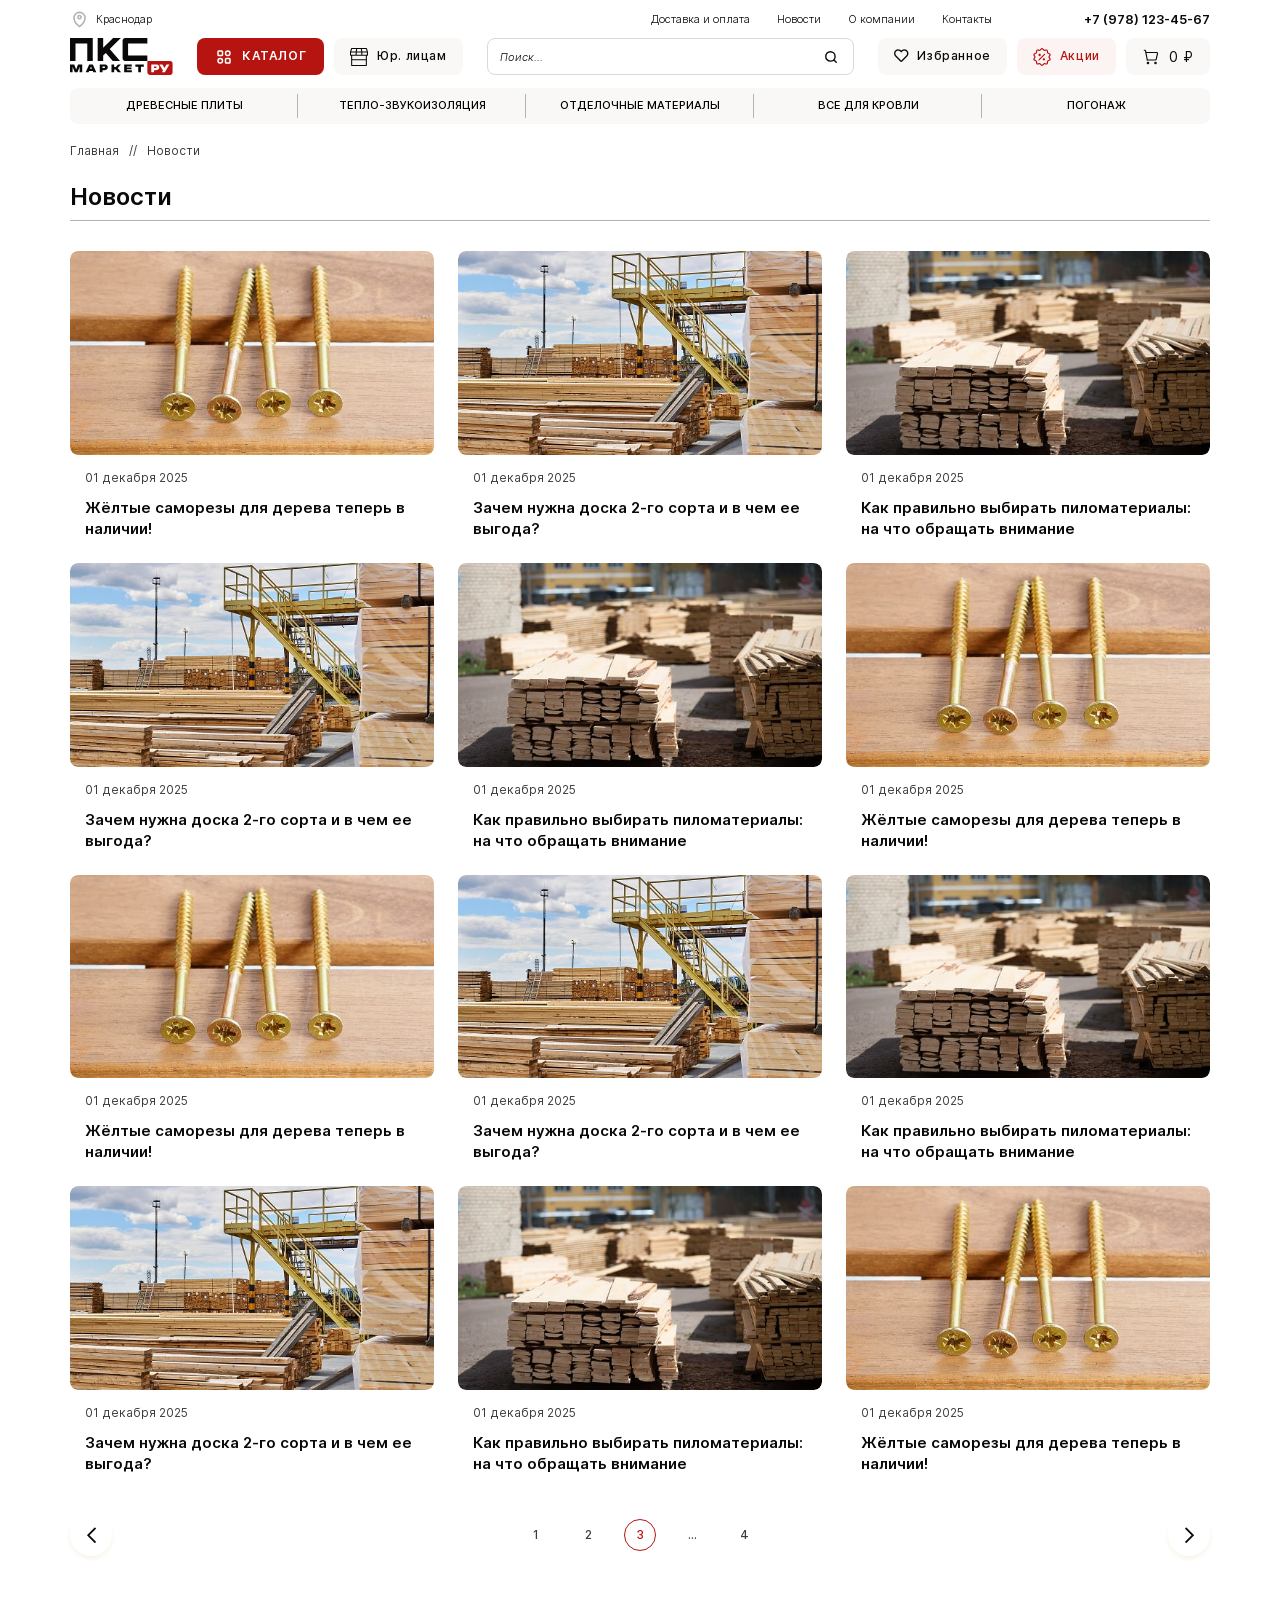
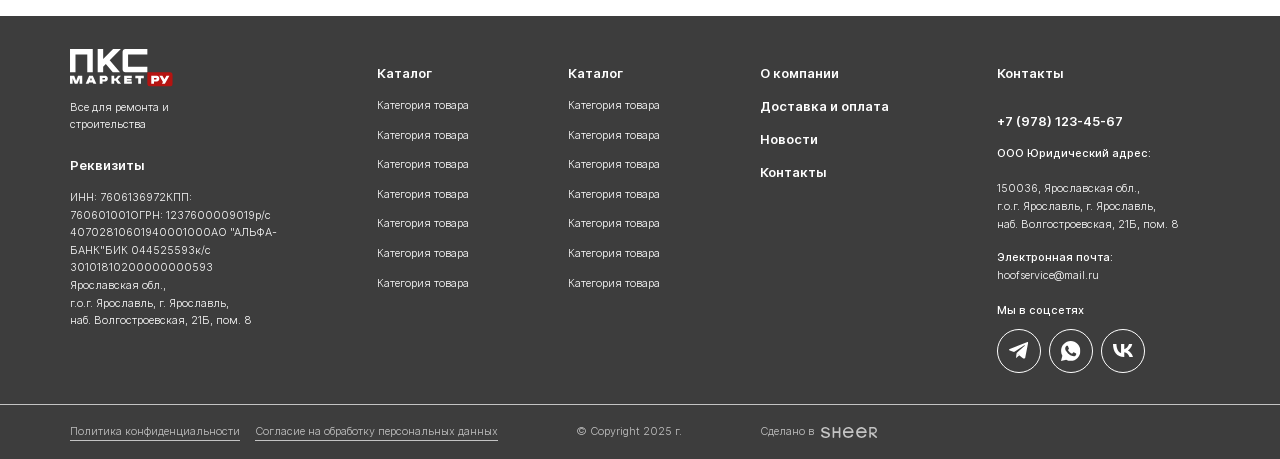
<file: news.html>
<!DOCTYPE html>
<!--[if lt IE 7]><html lang="ru" class="lt-ie9 lt-ie8 lt-ie7"><![endif]-->
<!--[if IE 7]><html lang="ru" class="lt-ie9 lt-ie8"><![endif]-->
<!--[if IE 8]><html lang="ru" class="lt-ie9"><![endif]-->
<!--[if gt IE 8]><!-->
<html lang="ru">
<!--<![endif]-->
<head>
	<meta charset="utf-8" />
	<title>Заголовок</title>
	<meta http-equiv="X-UA-Compatible" content="IE=edge" />
	<meta name="viewport" content="width=device-width, initial-scale=1, maximum-scale=1">
	<meta name="format-detection" content="telephone=no" />
	<link rel="shortcut icon" href="favicon.png" />
	<link rel="stylesheet" href="libs/bootstrap/bootstrap-grid.css" />
	<link rel="stylesheet" href="libs/fontawesome-free-5.12.0-web/css/all.min.css" />
	<link rel="stylesheet" href="libs/fancybox-master/dist/jquery.fancybox.min.css" />
	<link rel="stylesheet" href="libs/ion.rangeSlider-master/css/ion.rangeSlider.min.css" />
	<link rel="stylesheet" href="libs/slick-1.5.9/slick/slick.css" />
	<link rel="stylesheet" href="css/fonts.css?ver=1.5" />
	<link rel="stylesheet" href="css/main.css?ver=1.5" />
	<link rel="stylesheet" href="css/media.css?ver=1.5" />
</head>
<body>

	<div class="wrapper">

		<header class="header default">
			<div class="container">
				<div class="header__top">
					<div class="header__location">Краснодар</div>
					<nav class="menu">
						<ul class="menu__list">
							<li><a href="#">Доставка и оплата</a></li>
							<li><a href="#">Новости</a></li>
							<li><a href="#">О компании</a></li>
							<li><a href="#">Контакты</a></li>
						</ul>
					</nav>
					<a href="tel:+79781234567" class="phone-main">+7 (978) 123-45-67</a>
				</div>
				<div class="header__middle">
					<div class="sandwich">
						<div class="sw-topper"></div>
						<div class="sw-bottom"></div>
						<div class="sw-footer"></div>
					</div>
					<a href="#" class="logo">
						<img src="img/logo.svg" alt="alt">
					</a>
					<div class="header__buttons">
						<a href="#" class="btn-main btn-main--catalog"><img src="img/menu.svg" alt="alt">Каталог</a>
						<a href="#" class="btn-main btn-main--page"><img src="img/market.svg" alt="alt">Юр. лицам</a>
					</div>
					<div class="search-main">
						<form>
							<input type="text" placeholder="Поиск..." required>
							<button class="search-main__btn"></button>
						</form>
					</div>
					<div class="header__buttons">
						<a href="#" class="btn-main btn-main--page"><i class="far fa-heart"></i> Избранное</a>
						<a href="#" class="btn-main btn-main--sale"><img src="img/sale.svg" alt="alt">Акции</a>
						<a href="#" class="btn-main btn-main--basket"><img src="img/cart.svg" alt="alt">0 ₽</a>
					</div>
					<a href="tel:+79781234567" class="phone-mobile"><i class="fas fa-phone-alt"></i></a>
				</div>
				<div class="header__bottom">
					<div class="show-mobile">
						<div class="search-main">
							<form>
								<input type="text" placeholder="Поиск..." required>
								<button class="search-main__btn"></button>
							</form>
						</div>
						<div class="header__buttons">
							<a href="#" class="btn-main btn-main--catalog"><img src="img/menu.svg" alt="alt">Каталог</a>
							<a href="#" class="btn-main btn-main--page"><img src="img/market.svg" alt="alt">Юр. лицам</a>
						</div>
					</div>
					<nav class="nav">
						<ul class="nav__list">
							<li><a href="#">Древесные плиты</a></li>
							<li><a href="#">Тепло-звукоизоляция</a></li>
							<li><a href="#">Отделочные материалы</a></li>
							<li><a href="#">Все для кровли</a></li>
							<li><a href="#">Погонаж</a></li>
						</ul>
					</nav>
					<div class="show-mobile">
						<nav class="menu">
							<ul class="menu__list">
								<li><a href="#">Доставка и оплата</a></li>
								<li><a href="#">Новости</a></li>
								<li><a href="#">О компании</a></li>
								<li><a href="#">Контакты</a></li>
							</ul>
						</nav>
						<div class="header__buttons">
							<a href="#" class="btn-main btn-main--page"><i class="far fa-heart"></i> Избранное</a>
							<a href="#" class="btn-main btn-main--sale"><img src="img/sale.svg" alt="alt">Акции</a>
							<a href="#" class="btn-main btn-main--basket"><img src="img/cart.svg" alt="alt">0 ₽</a>
						</div>
					</div>
				</div>
			</div>
			<div class="menu-overlay"></div>
		</header>

		<section class="page-news">
			<div class="container">
				<ul class="breadcrumbs">
					<li><a href="#">Главная</a></li>
					<li>Новости</li>
				</ul>
				<div class="head-section">
					<h1 class="title-section">Новости</h1>
				</div>
				<div class="row row--main">
					<div class="col-lg-4 col-md-6">
						<a href="#" class="item-news">
							<span class="item-news__image">
								<img src="img/news1.jpg" alt="alt">
							</span>
							<span class="item-news__content">
								<span class="item-news__date">01 декабря 2025</span>
								<span class="item-news__title">Жёлтые саморезы для дерева теперь в наличии!</span>
							</span>
						</a>
					</div>
					<div class="col-lg-4 col-md-6">
						<a href="#" class="item-news">
							<span class="item-news__image">
								<img src="img/news2.jpg" alt="alt">
							</span>
							<span class="item-news__content">
								<span class="item-news__date">01 декабря 2025</span>
								<span class="item-news__title">Зачем нужна доска 2-го сорта и в чем ее выгода?</span>
							</span>
						</a>
					</div>
					<div class="col-lg-4 col-md-6">
						<a href="#" class="item-news">
							<span class="item-news__image">
								<img src="img/news3.jpg" alt="alt">
							</span>
							<span class="item-news__content">
								<span class="item-news__date">01 декабря 2025</span>
								<span class="item-news__title">Как правильно выбирать пиломатериалы: на что обращать внимание</span>
							</span>
						</a>
					</div>
					<div class="col-lg-4 col-md-6">
						<a href="#" class="item-news">
							<span class="item-news__image">
								<img src="img/news2.jpg" alt="alt">
							</span>
							<span class="item-news__content">
								<span class="item-news__date">01 декабря 2025</span>
								<span class="item-news__title">Зачем нужна доска 2-го сорта и в чем ее выгода?</span>
							</span>
						</a>
					</div>
					<div class="col-lg-4 col-md-6">
						<a href="#" class="item-news">
							<span class="item-news__image">
								<img src="img/news3.jpg" alt="alt">
							</span>
							<span class="item-news__content">
								<span class="item-news__date">01 декабря 2025</span>
								<span class="item-news__title">Как правильно выбирать пиломатериалы: на что обращать внимание</span>
							</span>
						</a>
					</div>
					<div class="col-lg-4 col-md-6">
						<a href="#" class="item-news">
							<span class="item-news__image">
								<img src="img/news1.jpg" alt="alt">
							</span>
							<span class="item-news__content">
								<span class="item-news__date">01 декабря 2025</span>
								<span class="item-news__title">Жёлтые саморезы для дерева теперь в наличии!</span>
							</span>
						</a>
					</div>
					<div class="col-lg-4 col-md-6">
						<a href="#" class="item-news">
							<span class="item-news__image">
								<img src="img/news1.jpg" alt="alt">
							</span>
							<span class="item-news__content">
								<span class="item-news__date">01 декабря 2025</span>
								<span class="item-news__title">Жёлтые саморезы для дерева теперь в наличии!</span>
							</span>
						</a>
					</div>
					<div class="col-lg-4 col-md-6">
						<a href="#" class="item-news">
							<span class="item-news__image">
								<img src="img/news2.jpg" alt="alt">
							</span>
							<span class="item-news__content">
								<span class="item-news__date">01 декабря 2025</span>
								<span class="item-news__title">Зачем нужна доска 2-го сорта и в чем ее выгода?</span>
							</span>
						</a>
					</div>
					<div class="col-lg-4 col-md-6">
						<a href="#" class="item-news">
							<span class="item-news__image">
								<img src="img/news3.jpg" alt="alt">
							</span>
							<span class="item-news__content">
								<span class="item-news__date">01 декабря 2025</span>
								<span class="item-news__title">Как правильно выбирать пиломатериалы: на что обращать внимание</span>
							</span>
						</a>
					</div>
					<div class="col-lg-4 col-md-6">
						<a href="#" class="item-news">
							<span class="item-news__image">
								<img src="img/news2.jpg" alt="alt">
							</span>
							<span class="item-news__content">
								<span class="item-news__date">01 декабря 2025</span>
								<span class="item-news__title">Зачем нужна доска 2-го сорта и в чем ее выгода?</span>
							</span>
						</a>
					</div>
					<div class="col-lg-4 col-md-6">
						<a href="#" class="item-news">
							<span class="item-news__image">
								<img src="img/news3.jpg" alt="alt">
							</span>
							<span class="item-news__content">
								<span class="item-news__date">01 декабря 2025</span>
								<span class="item-news__title">Как правильно выбирать пиломатериалы: на что обращать внимание</span>
							</span>
						</a>
					</div>
					<div class="col-lg-4 col-md-6">
						<a href="#" class="item-news">
							<span class="item-news__image">
								<img src="img/news1.jpg" alt="alt">
							</span>
							<span class="item-news__content">
								<span class="item-news__date">01 декабря 2025</span>
								<span class="item-news__title">Жёлтые саморезы для дерева теперь в наличии!</span>
							</span>
						</a>
					</div>
				</div>
				<div class="pager">
					<a class="prev page-numbers" href="#"><i class="far fa-chevron-left"></i></a>
					<a class="page-numbers" href="#">1</a> 
					<a class="page-numbers" href="#">2</a> 
					<span aria-current="page" class="page-numbers current" href="#">3</span>
					<span class="page-numbers dots">…</span> 
					<a class="page-numbers" href="#">4</a> 
					<a class="next page-numbers" href="#"><i class="far fa-chevron-right"></i></a>
				</div>
			</div>
		</section>

		<footer class="footer">
			<div class="container">
				<div class="footer__grid">
					<div class="footer__column">
						<div class="footer__logo">
							<a href="#" class="logo">
								<img src="img/logo2.svg" alt="alt">
							</a>
							<div class="logo-descr">Все для ремонта и строительства</div>
						</div>
						<div class="footer__title">Реквизиты <i class="far fa-chevron-down"></i></div>
						<div class="footer__content">
							<p>ИНН: 7606136972КПП: <br>760601001ОГРН: 1237600009019р/с 40702810601940001000АО "АЛЬФА-БАНК"БИК 044525593к/с 30101810200000000593 </p>
							<p>Ярославская обл., </p>
							<p>г.о.г. Ярославль, г. Ярославль, </p>
							<p>наб. Волгостроевская, 21Б, пом. 8</p>
						</div>
					</div>
					<div class="footer__column">
						<div class="footer__title">Каталог <i class="far fa-chevron-down"></i></div>
						<div class="footer__content">
							<ul class="footer__nav">
								<li><a href="#">Категория товара</a></li>
								<li><a href="#">Категория товара</a></li>
								<li><a href="#">Категория товара</a></li>
								<li><a href="#">Категория товара</a></li>
								<li><a href="#">Категория товара</a></li>
								<li><a href="#">Категория товара</a></li>
								<li><a href="#">Категория товара</a></li>
							</ul>
						</div>
					</div>
					<div class="footer__column">
						<div class="footer__title">Каталог <i class="far fa-chevron-down"></i></div>
						<div class="footer__content">
							<ul class="footer__nav">
								<li><a href="#">Категория товара</a></li>
								<li><a href="#">Категория товара</a></li>
								<li><a href="#">Категория товара</a></li>
								<li><a href="#">Категория товара</a></li>
								<li><a href="#">Категория товара</a></li>
								<li><a href="#">Категория товара</a></li>
								<li><a href="#">Категория товара</a></li>
							</ul>
						</div>
					</div>
					<div class="footer__column">
						<ul class="footer__nav footer__nav--menu">
							<li><a href="#">О компании</a></li>
							<li><a href="#">Доставка и оплата</a></li>
							<li><a href="#">Новости</a></li>
							<li><a href="#">Контакты</a></li>
						</ul>
					</div>
					<div class="footer__column">
						<div class="footer__title">Контакты <i class="far fa-chevron-down"></i></div>
						<div class="footer__content">
							<a href="+79781234567" class="footer__phone">+7 (978) 123-45-67</a>
							<p><strong>ООО Юридический адрес:</strong> </p> <br>150036, Ярославская обл., <br>г.о.г. Ярославль, г. Ярославль, <br>наб. Волгостроевская, 21Б, пом. 8</p>
							<p class="footer__mail"><strong>Электронная почта:</strong> <a href="mailto:hoofservice@mail.ru">hoofservice@mail.ru</a></p>
							<br>
							<p><strong>Мы в соцсетях</strong></p>
							<ul class="list-socials">
								<li><a href="#"><img src="img/tg.svg" alt="alt"></a></li>
								<li><a href="#"><img src="img/wp.svg" alt="alt"></a></li>
								<li><a href="#"><img src="img/vk.svg" alt="alt"></a></li>
							</ul>
						</div>
					</div>
				</div>
			</div>
			<div class="footer__bottom">
				<div class="container">
					<div class="footer__wrapper">
						<div class="footer__links">
							<a href="#">Политика конфиденциальности</a>
							<a href="#">Согласие на обработку персональных данных</a>
						</div>
						<div class="copyright">© Copyright 2025 г.</div>
						<div class="create">Сделано в <a href="#" target="_blank"><img src="img/sheer.svg" alt="alt"></a></div>
					</div>
				</div>
			</div>
		</footer>
		
	</div>

	<script src="libs/jquery/jquery-3.6.0.min.js"></script>
	<script src="libs/fancybox-master/dist/jquery.fancybox.min.js"></script>
	<script src="libs/slick-1.5.9/slick/slick.min.js"></script>
	<script src="libs/mask/jquery.maskedinput.js"></script>
	<script src="libs/ion.rangeSlider-master/js/ion.rangeSlider.min.js"></script>
	<script src="js/common.js?ver=1.5"></script>
	<!-- Yandex.Metrika counter --><!-- /Yandex.Metrika counter -->
	<!-- Google Analytics counter --><!-- /Google Analytics counter -->
</body>
</html>
</file>
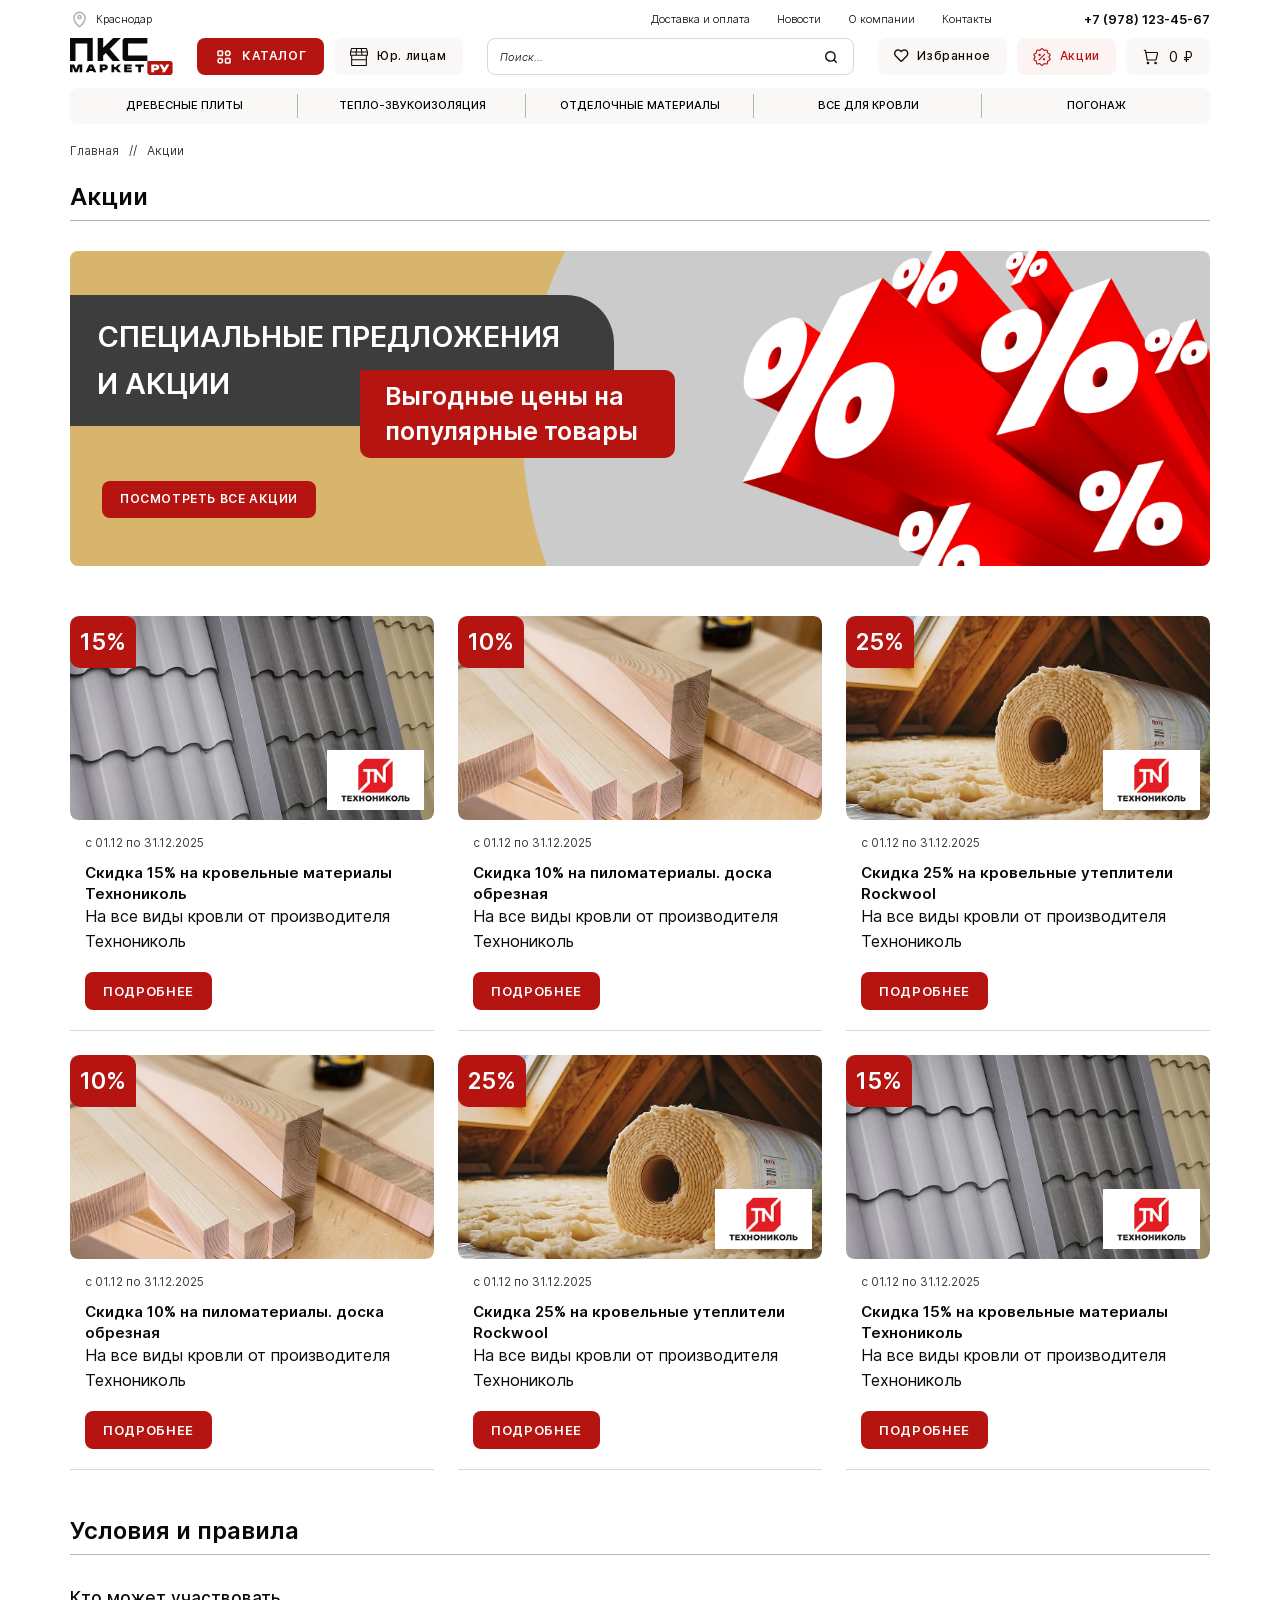
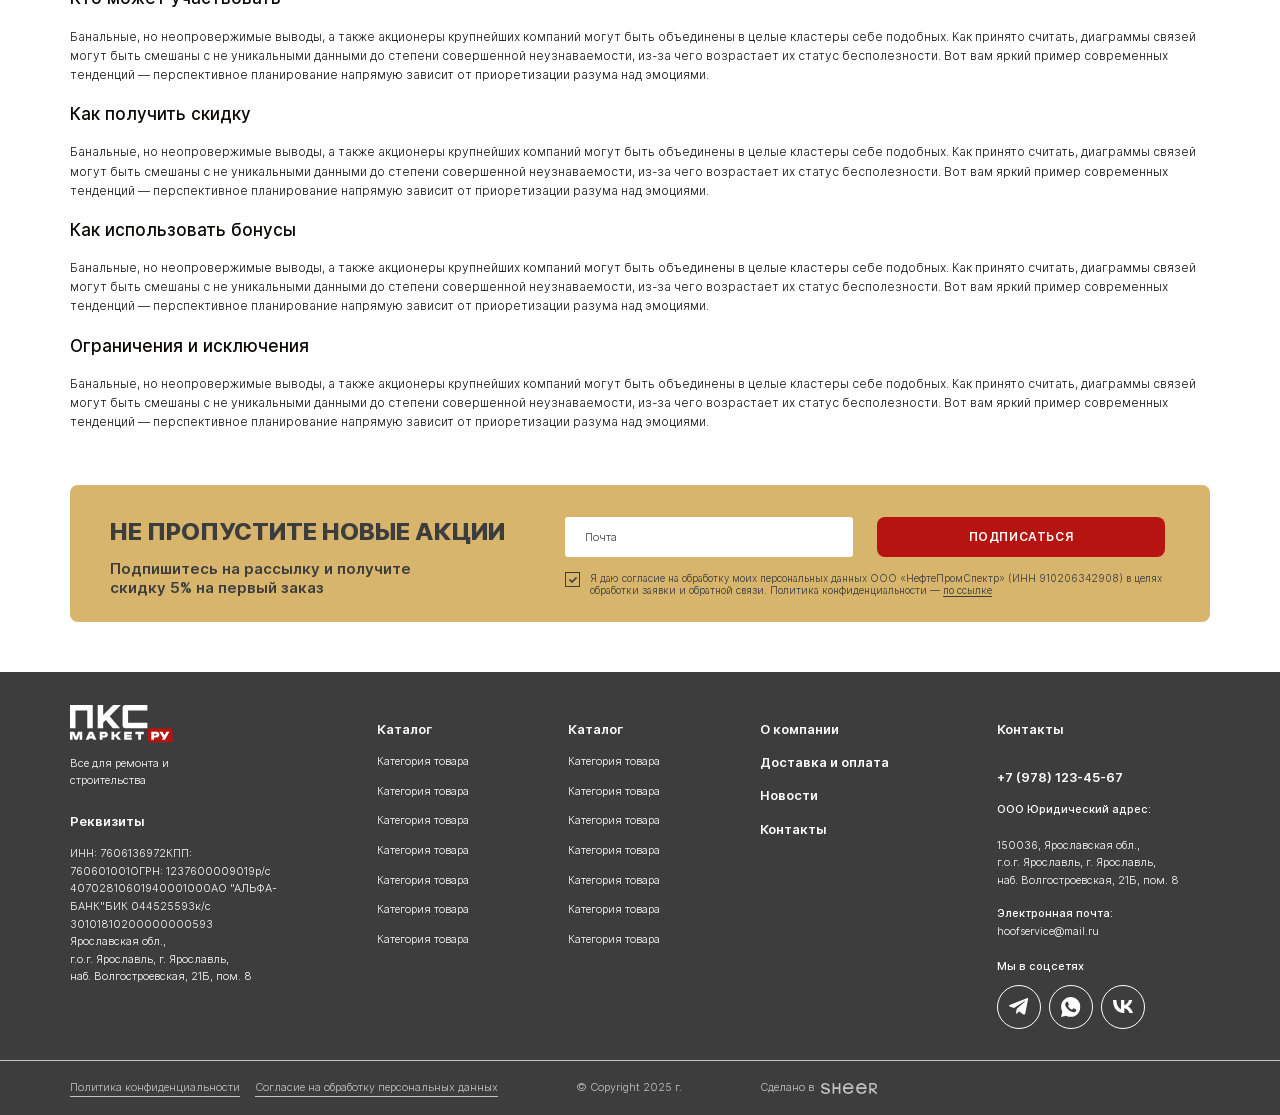
<file: sales.html>
<!DOCTYPE html>
<!--[if lt IE 7]><html lang="ru" class="lt-ie9 lt-ie8 lt-ie7"><![endif]-->
<!--[if IE 7]><html lang="ru" class="lt-ie9 lt-ie8"><![endif]-->
<!--[if IE 8]><html lang="ru" class="lt-ie9"><![endif]-->
<!--[if gt IE 8]><!-->
<html lang="ru">
<!--<![endif]-->
<head>
	<meta charset="utf-8" />
	<title>Заголовок</title>
	<meta http-equiv="X-UA-Compatible" content="IE=edge" />
	<meta name="viewport" content="width=device-width, initial-scale=1, maximum-scale=1">
	<meta name="format-detection" content="telephone=no" />
	<link rel="shortcut icon" href="favicon.png" />
	<link rel="stylesheet" href="libs/bootstrap/bootstrap-grid.css" />
	<link rel="stylesheet" href="libs/fontawesome-free-5.12.0-web/css/all.min.css" />
	<link rel="stylesheet" href="libs/fancybox-master/dist/jquery.fancybox.min.css" />
	<link rel="stylesheet" href="libs/ion.rangeSlider-master/css/ion.rangeSlider.min.css" />
	<link rel="stylesheet" href="libs/slick-1.5.9/slick/slick.css" />
	<link rel="stylesheet" href="css/fonts.css?ver=1.5" />
	<link rel="stylesheet" href="css/main.css?ver=1.5" />
	<link rel="stylesheet" href="css/media.css?ver=1.5" />
</head>
<body>

	<div class="wrapper">

		<header class="header default">
			<div class="container">
				<div class="header__top">
					<div class="header__location">Краснодар</div>
					<nav class="menu">
						<ul class="menu__list">
							<li><a href="#">Доставка и оплата</a></li>
							<li><a href="#">Новости</a></li>
							<li><a href="#">О компании</a></li>
							<li><a href="#">Контакты</a></li>
						</ul>
					</nav>
					<a href="tel:+79781234567" class="phone-main">+7 (978) 123-45-67</a>
				</div>
				<div class="header__middle">
					<div class="sandwich">
						<div class="sw-topper"></div>
						<div class="sw-bottom"></div>
						<div class="sw-footer"></div>
					</div>
					<a href="#" class="logo">
						<img src="img/logo.svg" alt="alt">
					</a>
					<div class="header__buttons">
						<a href="#" class="btn-main btn-main--catalog"><img src="img/menu.svg" alt="alt">Каталог</a>
						<a href="#" class="btn-main btn-main--page"><img src="img/market.svg" alt="alt">Юр. лицам</a>
					</div>
					<div class="search-main">
						<form>
							<input type="text" placeholder="Поиск..." required>
							<button class="search-main__btn"></button>
						</form>
					</div>
					<div class="header__buttons">
						<a href="#" class="btn-main btn-main--page"><i class="far fa-heart"></i> Избранное</a>
						<a href="#" class="btn-main btn-main--sale"><img src="img/sale.svg" alt="alt">Акции</a>
						<a href="#" class="btn-main btn-main--basket"><img src="img/cart.svg" alt="alt">0 ₽</a>
					</div>
					<a href="tel:+79781234567" class="phone-mobile"><i class="fas fa-phone-alt"></i></a>
				</div>
				<div class="header__bottom">
					<div class="show-mobile">
						<div class="search-main">
							<form>
								<input type="text" placeholder="Поиск..." required>
								<button class="search-main__btn"></button>
							</form>
						</div>
						<div class="header__buttons">
							<a href="#" class="btn-main btn-main--catalog"><img src="img/menu.svg" alt="alt">Каталог</a>
							<a href="#" class="btn-main btn-main--page"><img src="img/market.svg" alt="alt">Юр. лицам</a>
						</div>
					</div>
					<nav class="nav">
						<ul class="nav__list">
							<li><a href="#">Древесные плиты</a></li>
							<li><a href="#">Тепло-звукоизоляция</a></li>
							<li><a href="#">Отделочные материалы</a></li>
							<li><a href="#">Все для кровли</a></li>
							<li><a href="#">Погонаж</a></li>
						</ul>
					</nav>
					<div class="show-mobile">
						<nav class="menu">
							<ul class="menu__list">
								<li><a href="#">Доставка и оплата</a></li>
								<li><a href="#">Новости</a></li>
								<li><a href="#">О компании</a></li>
								<li><a href="#">Контакты</a></li>
							</ul>
						</nav>
						<div class="header__buttons">
							<a href="#" class="btn-main btn-main--page"><i class="far fa-heart"></i> Избранное</a>
							<a href="#" class="btn-main btn-main--sale"><img src="img/sale.svg" alt="alt">Акции</a>
							<a href="#" class="btn-main btn-main--basket"><img src="img/cart.svg" alt="alt">0 ₽</a>
						</div>
					</div>
				</div>
			</div>
			<div class="menu-overlay"></div>
		</header>

		<section class="page-sales">
			<div class="container">
				<ul class="breadcrumbs">
					<li><a href="#">Главная</a></li>
					<li>Акции</li>
				</ul>
				<div class="head-section">
					<h1 class="title-section">Акции</h1>
				</div>
				<div class="billbord-page billbord-page--sales">
					<h1 class="billbord-page__title">Специальные предложения и акции</h1>
					<div class="billbord-page__descr">Выгодные цены на популярные товары</div>
					<div class="billbord-page__content">
						<a href="#" class="btn-main">Посмотреть все акции</a>
					</div>
				</div>
				<div class="row row--main">
					<div class="col-lg-4 col-md-6">
						<div class="item-news">
							<a href="#" class="item-news__image">
								<img src="img/sale1.jpg" alt="alt">
								<span class="item-news__value">15%</span>
								<span class="item-news__logo">
									<img src="img/logo_sale1.jpg" alt="alt">
								</span>
							</a>
							<div class="item-news__content">
								<div class="item-news__date">с 01.12 по 31.12.2025</div>
								<a href="#" class="item-news__title">Скидка 15% на кровельные материалы Технониколь</a>
								<div class="item-news__text">На все виды кровли от производителя Технониколь</div>
								<a href="#" class="btn-main">Подробнее</a>
							</div>
						</div>
					</div>
					<div class="col-lg-4 col-md-6">
						<div class="item-news">
							<a href="#" class="item-news__image">
								<img src="img/sale2.jpg" alt="alt">
								<span class="item-news__value">10%</span>
							</a>
							<div class="item-news__content">
								<div class="item-news__date">с 01.12 по 31.12.2025</div>
								<a href="#" class="item-news__title">Скидка 10% на пиломатериалы. доска обрезная</a>
								<div class="item-news__text">На все виды кровли от производителя Технониколь</div>
								<a href="#" class="btn-main">Подробнее</a>
							</div>
						</div>
					</div>
					<div class="col-lg-4 col-md-6">
						<div class="item-news">
							<a href="#" class="item-news__image">
								<img src="img/sale3.jpg" alt="alt">
								<span class="item-news__value">25%</span>
								<span class="item-news__logo">
									<img src="img/logo_sale1.jpg" alt="alt">
								</span>
							</a>
							<div class="item-news__content">
								<div class="item-news__date">с 01.12 по 31.12.2025</div>
								<a href="#" class="item-news__title">Скидка 25% на кровельные утеплители Rockwool</a>
								<div class="item-news__text">На все виды кровли от производителя Технониколь</div>
								<a href="#" class="btn-main">Подробнее</a>
							</div>
						</div>
					</div>
					<div class="col-lg-4 col-md-6">
						<div class="item-news">
							<a href="#" class="item-news__image">
								<img src="img/sale2.jpg" alt="alt">
								<span class="item-news__value">10%</span>
							</a>
							<div class="item-news__content">
								<div class="item-news__date">с 01.12 по 31.12.2025</div>
								<a href="#" class="item-news__title">Скидка 10% на пиломатериалы. доска обрезная</a>
								<div class="item-news__text">На все виды кровли от производителя Технониколь</div>
								<a href="#" class="btn-main">Подробнее</a>
							</div>
						</div>
					</div>
					<div class="col-lg-4 col-md-6">
						<div class="item-news">
							<a href="#" class="item-news__image">
								<img src="img/sale3.jpg" alt="alt">
								<span class="item-news__value">25%</span>
								<span class="item-news__logo">
									<img src="img/logo_sale1.jpg" alt="alt">
								</span>
							</a>
							<div class="item-news__content">
								<div class="item-news__date">с 01.12 по 31.12.2025</div>
								<a href="#" class="item-news__title">Скидка 25% на кровельные утеплители Rockwool</a>
								<div class="item-news__text">На все виды кровли от производителя Технониколь</div>
								<a href="#" class="btn-main">Подробнее</a>
							</div>
						</div>
					</div>
					<div class="col-lg-4 col-md-6">
						<div class="item-news">
							<a href="#" class="item-news__image">
								<img src="img/sale1.jpg" alt="alt">
								<span class="item-news__value">15%</span>
								<span class="item-news__logo">
									<img src="img/logo_sale1.jpg" alt="alt">
								</span>
							</a>
							<div class="item-news__content">
								<div class="item-news__date">с 01.12 по 31.12.2025</div>
								<a href="#" class="item-news__title">Скидка 15% на кровельные материалы Технониколь</a>
								<div class="item-news__text">На все виды кровли от производителя Технониколь</div>
								<a href="#" class="btn-main">Подробнее</a>
							</div>
						</div>
					</div>
				</div>
			</div>
		</section>

		<section class="terms">
			<div class="container">
				<div class="head-section">
					<h2 class="title-section">Условия и правила</h2>
				</div>
				<h3>Кто может участвовать</h3>
				<p>Банальные, но неопровержимые выводы, а также акционеры крупнейших компаний могут быть объединены в целые кластеры себе подобных. Как принято считать, диаграммы связей могут быть смешаны с не уникальными данными до степени совершенной неузнаваемости, из-за чего возрастает их статус бесполезности. Вот вам яркий пример современных тенденций — перспективное планирование напрямую зависит от приоретизации разума над эмоциями.</p>
				<h3>Как получить скидку</h3>
				<p>Банальные, но неопровержимые выводы, а также акционеры крупнейших компаний могут быть объединены в целые кластеры себе подобных. Как принято считать, диаграммы связей могут быть смешаны с не уникальными данными до степени совершенной неузнаваемости, из-за чего возрастает их статус бесполезности. Вот вам яркий пример современных тенденций — перспективное планирование напрямую зависит от приоретизации разума над эмоциями.</p>
				<h3>Как использовать бонусы</h3>
				<p>Банальные, но неопровержимые выводы, а также акционеры крупнейших компаний могут быть объединены в целые кластеры себе подобных. Как принято считать, диаграммы связей могут быть смешаны с не уникальными данными до степени совершенной неузнаваемости, из-за чего возрастает их статус бесполезности. Вот вам яркий пример современных тенденций — перспективное планирование напрямую зависит от приоретизации разума над эмоциями.</p>
				<h3>Ограничения и исключения</h3>
				<p>Банальные, но неопровержимые выводы, а также акционеры крупнейших компаний могут быть объединены в целые кластеры себе подобных. Как принято считать, диаграммы связей могут быть смешаны с не уникальными данными до степени совершенной неузнаваемости, из-за чего возрастает их статус бесполезности. Вот вам яркий пример современных тенденций — перспективное планирование напрямую зависит от приоретизации разума над эмоциями.</p>
			</div>
		</section>

		<section class="consultation consultation--sales">
			<div class="container">
				<div class="consultation__main">
					<div class="consultation__content">
						<h2 class="consultation__name">Не пропустите новые акции</h2>
						<div class="consultation__text">Подпишитесь на рассылку и получите скидку 5% на первый заказ</div>
					</div>
					<div class="consultation__form">
						<form>
							<div class="row">
								<div class="col-md-6">
									<div class="item-form">
										<input type="email" placeholder="Почта" inputmode="email" required>
									</div>
								</div>
								<div class="col-md-6">
									<input type="submit" value="подписаться" class="btn-main">
								</div>
							</div>
							<div class="checkbox">
								<label>
									<input type="checkbox" required checked />
									<span>Я даю согласие на обработку моих персональных данных ООО «НефтеПромСпектр» (ИНН 910206342908) в целях обработки заявки и обратной связи. Политика конфиденциальности — <a href="#">по ссылке</a></span>
								</label>
							</div>
						</form>
					</div>
				</div>
			</div>
		</section>

		<footer class="footer">
			<div class="container">
				<div class="footer__grid">
					<div class="footer__column">
						<div class="footer__logo">
							<a href="#" class="logo">
								<img src="img/logo2.svg" alt="alt">
							</a>
							<div class="logo-descr">Все для ремонта и строительства</div>
						</div>
						<div class="footer__title">Реквизиты <i class="far fa-chevron-down"></i></div>
						<div class="footer__content">
							<p>ИНН: 7606136972КПП: <br>760601001ОГРН: 1237600009019р/с 40702810601940001000АО "АЛЬФА-БАНК"БИК 044525593к/с 30101810200000000593 </p>
							<p>Ярославская обл., </p>
							<p>г.о.г. Ярославль, г. Ярославль, </p>
							<p>наб. Волгостроевская, 21Б, пом. 8</p>
						</div>
					</div>
					<div class="footer__column">
						<div class="footer__title">Каталог <i class="far fa-chevron-down"></i></div>
						<div class="footer__content">
							<ul class="footer__nav">
								<li><a href="#">Категория товара</a></li>
								<li><a href="#">Категория товара</a></li>
								<li><a href="#">Категория товара</a></li>
								<li><a href="#">Категория товара</a></li>
								<li><a href="#">Категория товара</a></li>
								<li><a href="#">Категория товара</a></li>
								<li><a href="#">Категория товара</a></li>
							</ul>
						</div>
					</div>
					<div class="footer__column">
						<div class="footer__title">Каталог <i class="far fa-chevron-down"></i></div>
						<div class="footer__content">
							<ul class="footer__nav">
								<li><a href="#">Категория товара</a></li>
								<li><a href="#">Категория товара</a></li>
								<li><a href="#">Категория товара</a></li>
								<li><a href="#">Категория товара</a></li>
								<li><a href="#">Категория товара</a></li>
								<li><a href="#">Категория товара</a></li>
								<li><a href="#">Категория товара</a></li>
							</ul>
						</div>
					</div>
					<div class="footer__column">
						<ul class="footer__nav footer__nav--menu">
							<li><a href="#">О компании</a></li>
							<li><a href="#">Доставка и оплата</a></li>
							<li><a href="#">Новости</a></li>
							<li><a href="#">Контакты</a></li>
						</ul>
					</div>
					<div class="footer__column">
						<div class="footer__title">Контакты <i class="far fa-chevron-down"></i></div>
						<div class="footer__content">
							<a href="+79781234567" class="footer__phone">+7 (978) 123-45-67</a>
							<p><strong>ООО Юридический адрес:</strong> </p> <br>150036, Ярославская обл., <br>г.о.г. Ярославль, г. Ярославль, <br>наб. Волгостроевская, 21Б, пом. 8</p>
							<p class="footer__mail"><strong>Электронная почта:</strong> <a href="mailto:hoofservice@mail.ru">hoofservice@mail.ru</a></p>
							<br>
							<p><strong>Мы в соцсетях</strong></p>
							<ul class="list-socials">
								<li><a href="#"><img src="img/tg.svg" alt="alt"></a></li>
								<li><a href="#"><img src="img/wp.svg" alt="alt"></a></li>
								<li><a href="#"><img src="img/vk.svg" alt="alt"></a></li>
							</ul>
						</div>
					</div>
				</div>
			</div>
			<div class="footer__bottom">
				<div class="container">
					<div class="footer__wrapper">
						<div class="footer__links">
							<a href="#">Политика конфиденциальности</a>
							<a href="#">Согласие на обработку персональных данных</a>
						</div>
						<div class="copyright">© Copyright 2025 г.</div>
						<div class="create">Сделано в <a href="#" target="_blank"><img src="img/sheer.svg" alt="alt"></a></div>
					</div>
				</div>
			</div>
		</footer>
		
	</div>

	<script src="libs/jquery/jquery-3.6.0.min.js"></script>
	<script src="libs/fancybox-master/dist/jquery.fancybox.min.js"></script>
	<script src="libs/slick-1.5.9/slick/slick.min.js"></script>
	<script src="libs/mask/jquery.maskedinput.js"></script>
	<script src="libs/ion.rangeSlider-master/js/ion.rangeSlider.min.js"></script>
	<script src="js/common.js?ver=1.5"></script>
	<!-- Yandex.Metrika counter --><!-- /Yandex.Metrika counter -->
	<!-- Google Analytics counter --><!-- /Google Analytics counter -->
</body>
</html>
</file>
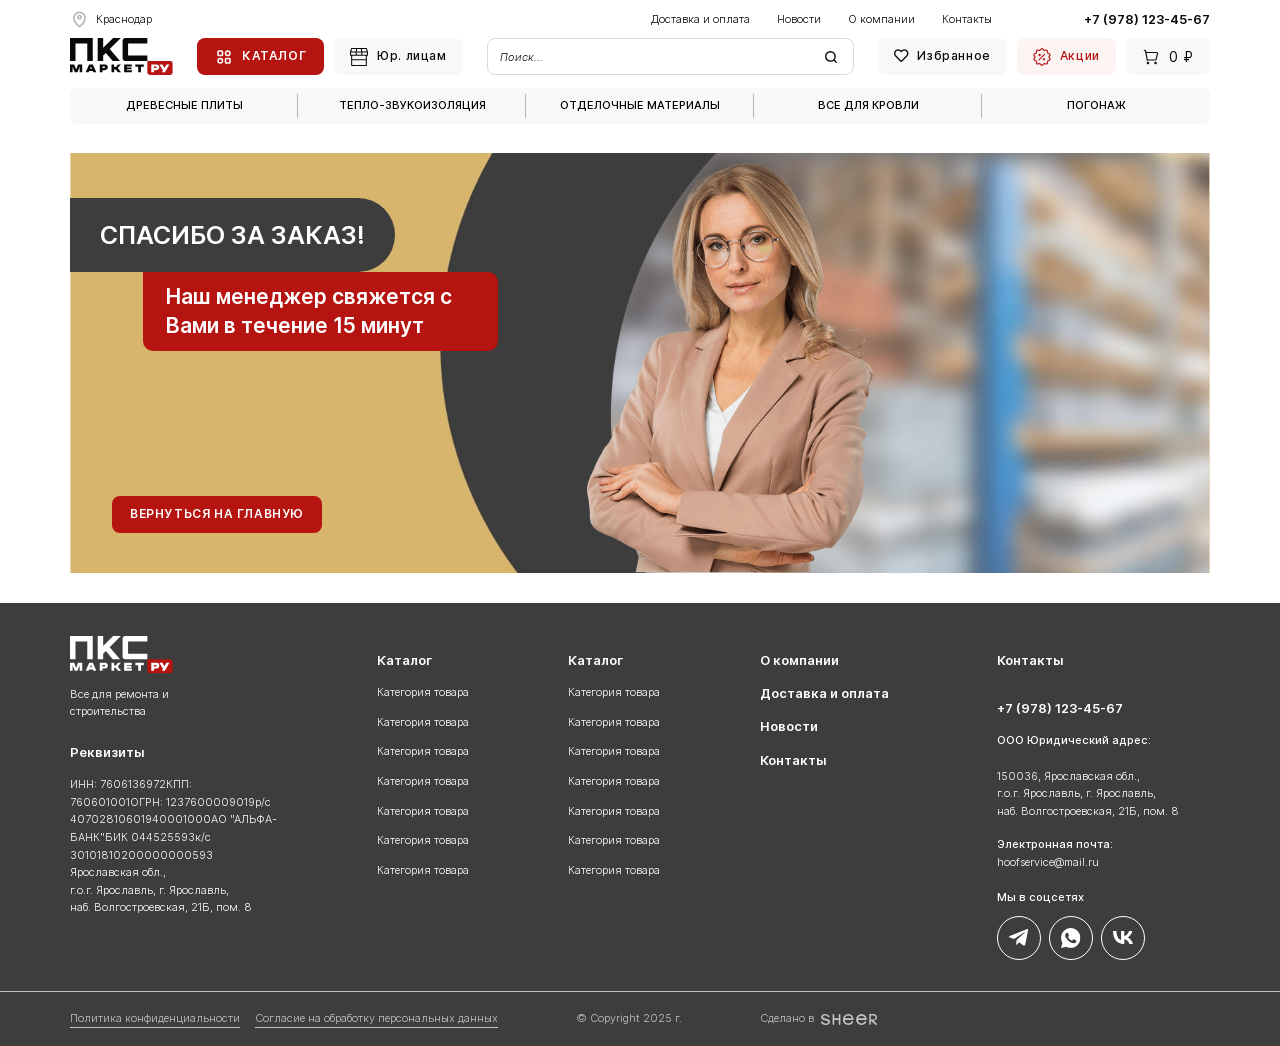
<file: thanks.html>
<!DOCTYPE html>
<!--[if lt IE 7]><html lang="ru" class="lt-ie9 lt-ie8 lt-ie7"><![endif]-->
<!--[if IE 7]><html lang="ru" class="lt-ie9 lt-ie8"><![endif]-->
<!--[if IE 8]><html lang="ru" class="lt-ie9"><![endif]-->
<!--[if gt IE 8]><!-->
<html lang="ru">
<!--<![endif]-->
<head>
	<meta charset="utf-8" />
	<title>Заголовок</title>
	<meta http-equiv="X-UA-Compatible" content="IE=edge" />
	<meta name="viewport" content="width=device-width, initial-scale=1, maximum-scale=1">
	<meta name="format-detection" content="telephone=no" />
	<link rel="shortcut icon" href="favicon.png" />
	<link rel="stylesheet" href="libs/bootstrap/bootstrap-grid.css" />
	<link rel="stylesheet" href="libs/fontawesome-free-5.12.0-web/css/all.min.css" />
	<link rel="stylesheet" href="libs/fancybox-master/dist/jquery.fancybox.min.css" />
	<link rel="stylesheet" href="libs/ion.rangeSlider-master/css/ion.rangeSlider.min.css" />
	<link rel="stylesheet" href="libs/slick-1.5.9/slick/slick.css" />
	<link rel="stylesheet" href="css/fonts.css?ver=1.6" />
	<link rel="stylesheet" href="css/main.css?ver=1.6" />
	<link rel="stylesheet" href="css/media.css?ver=1.6" />
</head>
<body>

	<div class="wrapper">

		<header class="header default">
			<div class="container">
				<div class="header__top">
					<div class="header__location">Краснодар</div>
					<nav class="menu">
						<ul class="menu__list">
							<li><a href="#">Доставка и оплата</a></li>
							<li><a href="#">Новости</a></li>
							<li><a href="#">О компании</a></li>
							<li><a href="#">Контакты</a></li>
						</ul>
					</nav>
					<a href="tel:+79781234567" class="phone-main">+7 (978) 123-45-67</a>
				</div>
				<div class="header__middle">
					<div class="sandwich">
						<div class="sw-topper"></div>
						<div class="sw-bottom"></div>
						<div class="sw-footer"></div>
					</div>
					<a href="#" class="logo">
						<img src="img/logo.svg" alt="alt">
					</a>
					<div class="header__buttons">
						<a href="#" class="btn-main btn-main--catalog"><img src="img/menu.svg" alt="alt">Каталог</a>
						<a href="#" class="btn-main btn-main--page"><img src="img/market.svg" alt="alt">Юр. лицам</a>
					</div>
					<div class="search-main">
						<form>
							<input type="text" placeholder="Поиск..." required>
							<button class="search-main__btn"></button>
						</form>
					</div>
					<div class="header__buttons">
						<a href="#" class="btn-main btn-main--page"><i class="far fa-heart"></i> Избранное</a>
						<a href="#" class="btn-main btn-main--sale"><img src="img/sale.svg" alt="alt">Акции</a>
						<a href="#" class="btn-main btn-main--basket"><img src="img/cart.svg" alt="alt">0 ₽</a>
					</div>
					<a href="tel:+79781234567" class="phone-mobile"><i class="fas fa-phone-alt"></i></a>
				</div>
				<div class="header__bottom">
					<div class="show-mobile">
						<div class="search-main">
							<form>
								<input type="text" placeholder="Поиск..." required>
								<button class="search-main__btn"></button>
							</form>
						</div>
						<div class="header__buttons">
							<a href="#" class="btn-main btn-main--catalog"><img src="img/menu.svg" alt="alt">Каталог</a>
							<a href="#" class="btn-main btn-main--page"><img src="img/market.svg" alt="alt">Юр. лицам</a>
						</div>
					</div>
					<nav class="nav">
						<ul class="nav__list">
							<li><a href="#">Древесные плиты</a></li>
							<li><a href="#">Тепло-звукоизоляция</a></li>
							<li><a href="#">Отделочные материалы</a></li>
							<li><a href="#">Все для кровли</a></li>
							<li><a href="#">Погонаж</a></li>
						</ul>
					</nav>
					<div class="show-mobile">
						<nav class="menu">
							<ul class="menu__list">
								<li><a href="#">Доставка и оплата</a></li>
								<li><a href="#">Новости</a></li>
								<li><a href="#">О компании</a></li>
								<li><a href="#">Контакты</a></li>
							</ul>
						</nav>
						<div class="header__buttons">
							<a href="#" class="btn-main btn-main--page"><i class="far fa-heart"></i> Избранное</a>
							<a href="#" class="btn-main btn-main--sale"><img src="img/sale.svg" alt="alt">Акции</a>
							<a href="#" class="btn-main btn-main--basket"><img src="img/cart.svg" alt="alt">0 ₽</a>
						</div>
					</div>
				</div>
			</div>
			<div class="menu-overlay"></div>
		</header>

		<section class="page-thanks">
			<div class="container">
				<div class="thanks-content">
					<div class="thanks-content__title">Спасибо за заказ!</div>
					<div class="thanks-content__descr">Наш менеджер свяжется с Вами в течение 15 минут</div>
					<a href="/" class="btn-main">вернуться на главную</a>
					<div class="thanks-content__image">
						<img src="img/img_thanks.png" alt="alt">
					</div>
				</div>
			</div>
		</section>

		<footer class="footer">
			<div class="container">
				<div class="footer__grid">
					<div class="footer__column">
						<div class="footer__logo">
							<a href="#" class="logo">
								<img src="img/logo2.svg" alt="alt">
							</a>
							<div class="logo-descr">Все для ремонта и строительства</div>
						</div>
						<div class="footer__title">Реквизиты <i class="far fa-chevron-down"></i></div>
						<div class="footer__content">
							<p>ИНН: 7606136972КПП: <br>760601001ОГРН: 1237600009019р/с 40702810601940001000АО "АЛЬФА-БАНК"БИК 044525593к/с 30101810200000000593 </p>
							<p>Ярославская обл., </p>
							<p>г.о.г. Ярославль, г. Ярославль, </p>
							<p>наб. Волгостроевская, 21Б, пом. 8</p>
						</div>
					</div>
					<div class="footer__column">
						<div class="footer__title">Каталог <i class="far fa-chevron-down"></i></div>
						<div class="footer__content">
							<ul class="footer__nav">
								<li><a href="#">Категория товара</a></li>
								<li><a href="#">Категория товара</a></li>
								<li><a href="#">Категория товара</a></li>
								<li><a href="#">Категория товара</a></li>
								<li><a href="#">Категория товара</a></li>
								<li><a href="#">Категория товара</a></li>
								<li><a href="#">Категория товара</a></li>
							</ul>
						</div>
					</div>
					<div class="footer__column">
						<div class="footer__title">Каталог <i class="far fa-chevron-down"></i></div>
						<div class="footer__content">
							<ul class="footer__nav">
								<li><a href="#">Категория товара</a></li>
								<li><a href="#">Категория товара</a></li>
								<li><a href="#">Категория товара</a></li>
								<li><a href="#">Категория товара</a></li>
								<li><a href="#">Категория товара</a></li>
								<li><a href="#">Категория товара</a></li>
								<li><a href="#">Категория товара</a></li>
							</ul>
						</div>
					</div>
					<div class="footer__column">
						<ul class="footer__nav footer__nav--menu">
							<li><a href="#">О компании</a></li>
							<li><a href="#">Доставка и оплата</a></li>
							<li><a href="#">Новости</a></li>
							<li><a href="#">Контакты</a></li>
						</ul>
					</div>
					<div class="footer__column">
						<div class="footer__title">Контакты <i class="far fa-chevron-down"></i></div>
						<div class="footer__content">
							<a href="+79781234567" class="footer__phone">+7 (978) 123-45-67</a>
							<p><strong>ООО Юридический адрес:</strong> </p> <br>150036, Ярославская обл., <br>г.о.г. Ярославль, г. Ярославль, <br>наб. Волгостроевская, 21Б, пом. 8</p>
							<p class="footer__mail"><strong>Электронная почта:</strong> <a href="mailto:hoofservice@mail.ru">hoofservice@mail.ru</a></p>
							<br>
							<p><strong>Мы в соцсетях</strong></p>
							<ul class="list-socials">
								<li><a href="#"><img src="img/tg.svg" alt="alt"></a></li>
								<li><a href="#"><img src="img/wp.svg" alt="alt"></a></li>
								<li><a href="#"><img src="img/vk.svg" alt="alt"></a></li>
							</ul>
						</div>
					</div>
				</div>
			</div>
			<div class="footer__bottom">
				<div class="container">
					<div class="footer__wrapper">
						<div class="footer__links">
							<a href="#">Политика конфиденциальности</a>
							<a href="#">Согласие на обработку персональных данных</a>
						</div>
						<div class="copyright">© Copyright 2025 г.</div>
						<div class="create">Сделано в <a href="#" target="_blank"><img src="img/sheer.svg" alt="alt"></a></div>
					</div>
				</div>
			</div>
		</footer>
		
	</div>

	<script src="libs/jquery/jquery-3.6.0.min.js"></script>
	<script src="libs/fancybox-master/dist/jquery.fancybox.min.js"></script>
	<script src="libs/slick-1.5.9/slick/slick.min.js"></script>
	<script src="libs/mask/jquery.maskedinput.js"></script>
	<script src="libs/ion.rangeSlider-master/js/ion.rangeSlider.min.js"></script>
	<script src="js/common.js?ver=1.6"></script>
	<!-- Yandex.Metrika counter --><!-- /Yandex.Metrika counter -->
	<!-- Google Analytics counter --><!-- /Google Analytics counter -->
</body>
</html>
</file>
<file: css/fonts.css>
@font-face {
	font-family: 'Inter';
	src: local('Inter Extra Light'), local('Inter-Extra-Light'),
		url('../fonts/Inter-ExtraLight.woff2') format('woff2'),
		url('../fonts/Inter-ExtraLight.woff') format('woff'),
		url('../fonts/Inter-ExtraLight.ttf') format('truetype');
	font-weight: 200;
	font-style: normal;
}
@font-face {
	font-family: 'Inter';
	src: local('Inter Light'), local('Inter-Light'),
		url('../fonts/Inter-Light.woff2') format('woff2'),
		url('../fonts/Inter-Light.woff') format('woff'),
		url('../fonts/Inter-Light.ttf') format('truetype');
	font-weight: 300;
	font-style: normal;
}
@font-face {
	font-family: 'Inter';
	src: local('Inter LightItalic'), local('Inter-LightItalic'),
		url('../fonts/Inter-LightItalic.woff2') format('woff2'),
		url('../fonts/Inter-LightItalic.woff') format('woff'),
		url('../fonts/Inter-LightItalic.ttf') format('truetype');
	font-weight: 300;
	font-style: italic;
}
@font-face {
	font-family: 'Inter';
	src: local('Inter Regular'), local('Inter-Regular'),
		url('../fonts/Inter-Regular.woff2') format('woff2'),
		url('../fonts/Inter-Regular.woff') format('woff'),
		url('../fonts/Inter-Regular.ttf') format('truetype');
	font-weight: normal;
	font-style: normal;
}
@font-face {
	font-family: 'Inter';
	src: local('Inter Medium'), local('Inter-Medium'),
		url('../fonts/Inter-Medium.woff2') format('woff2'),
		url('../fonts/Inter-Medium.woff') format('woff'),
		url('../fonts/Inter-Medium.ttf') format('truetype');
	font-weight: 500;
	font-style: normal;
}
@font-face {
	font-family: 'Inter';
	src: local('Inter Semi Bold'), local('Inter-Semi-Bold'),
		url('../fonts/Inter-SemiBold.woff2') format('woff2'),
		url('../fonts/Inter-SemiBold.woff') format('woff'),
		url('../fonts/Inter-SemiBold.ttf') format('truetype');
	font-weight: 600;
	font-style: normal;
}
@font-face {
	font-family: 'Inter';
	src: local('Inter Bold'), local('Inter-Bold'),
		url('../fonts/Inter-Bold.woff2') format('woff2'),
		url('../fonts/Inter-Bold.woff') format('woff'),
		url('../fonts/Inter-Bold.ttf') format('truetype');
	font-weight: 700;
	font-style: normal;
}
@font-face {
	font-family: 'Inter';
	src: local('Inter-ExtraBold'), local('Inter-ExtraBold'),
		url('../fonts/Inter-ExtraBold.woff2') format('woff2'),
		url('../fonts/Inter-ExtraBold.woff') format('woff'),
		url('../fonts/Inter-ExtraBold.ttf') format('truetype');
	font-weight: 800;
	font-style: normal;
}
@font-face {
	font-family: 'Inter';
	src: local('Inter Black'), local('Inter-Black'),
		url('../fonts/Inter-Black.woff2') format('woff2'),
		url('../fonts/Inter-Black.woff') format('woff'),
		url('../fonts/Inter-Black.ttf') format('truetype');
	font-weight: 900;
	font-style: normal;
}
</file>
<file: css/main.css>
*::-webkit-input-placeholder {
	color: #0a0908;
	opacity: 1;
}
*:-moz-placeholder {
	color: #0a0908;
	opacity: 1;
}
*::-moz-placeholder {
	color: #0a0908;
	opacity: 1;
}
*:-ms-input-placeholder {
	color: #0a0908;
	opacity: 1;
}
body {
	font-family: 'Inter';
	font-size: 16px;
	line-height: 160%;
	color: #0a0908;
	font-weight: 300;
	overflow-x: hidden;
	margin: 0;
	background-color: #fff;
}
button {
	cursor: pointer;
}
button, input, optgroup, select, textarea {
	font-family: inherit;
}
input {
	-webkit-appearance: none;
	-moz-appearance: none;
	appearance: none;
}
button,
textarea,
input.text,
input[type="text"],
input[type="button"],
input[type="submit"] {
	-webkit-appearance: none;
}
*:link,
*:visited,
*:hover,
*:focus,
*:active {
	outline: 0;
	-webkit-tap-highlight-color: transparent;
}
a, button, input, img {
	transition: all 0.3s;
}
h1, h2, h3, h4, h5, h6 {
	padding: 0;
	margin: 0;
	font-weight: normal;
}
.wrapper {
	padding-top: 166px;
	overflow: hidden;
}
a {
	text-decoration: none;
	outline: none;
}
* {
	outline: none !important;
}
ul {
	padding: 0;
	margin: 0;
}
ul li {
	list-style-type: none;
	outline: none;
}
img {
	outline: none;
	display: block;
}
p {
	padding: 0;
	margin: 0;
}
form {
	margin: 0;
}

.header {
	font-size: 14px;
	line-height: 140%;
	position: fixed;
	top: 0;
	left: 0;
	width: 100%;
	z-index: 500;
	background: #fff;
	transition: all 0.5s;
}
.header.nav-up {
	transform: translateY(-170px);
	box-shadow: none;
}
.header.nav-down {
	transform: translateY(0px);
}
.header.fixed {
	box-shadow: 0 0px 5px 0 rgba(0, 0, 0, 0.1);
}
.header__top {
	gap: 126px;
	padding-top: 15px;
	padding-bottom: 18px;
	display: flex;
	align-items: center;
}
.header__location {
	gap: 11px;
	margin-right: auto;
	display: flex;
	align-items: center;
}
.header__location::before {
	position: relative;
	display: block;
	content: " ";
	width: 24px;
	height: 24px;
	background-image: url(../img/location.svg);
	background-repeat: no-repeat;
	background-position: center;
	background-size: contain;
	flex: none;
}
.menu__list {
	gap: 34px;
	display: flex;
	align-items: center;
}
.menu__list a {
	color: #0a0908;
}
.phone-main {
	font-size: 16px;
	line-height: 140%;
	color: #0a0908;
	font-weight: 600;
}
.header__middle {
	gap: 38px;
	padding-bottom: 20px;
	display: flex;
	align-items: center;
	justify-content: space-between;
}
.logo img {
	width: 127px;
	height: auto;
}
.header__buttons {
	gap: 16px;
	display: flex;
	align-items: center;
}
.btn-main {
	height: 46px;
	padding: 0 18px;
	font-size: 16px;
	gap: 12px;
	line-height: 140%;
	letter-spacing: 0.05em;
	text-transform: uppercase;
	color: #fff;
	border-radius: 8px;
	background: #b51411;
	font-weight: 600;
	border: none;
	cursor: pointer;
	transition: all 0.3s;
	display: inline-flex;
	align-items: center;
	justify-content: center;
	text-align: center;
	font-family: 'Inter';
}
.btn-main img {
	width: 24px;
}
.btn-main.btn-main--basket,
.btn-main.btn-main--sale,
.btn-main.btn-main--page {
	padding: 0 16px;
	font-weight: 500;
	text-transform: none;
}
.btn-main.btn-main--basket,
.btn-main.btn-main--page {
	color: #0a0908;
	background: #faf8f6;
}
.btn-main.btn-main--sale {
	background: #fcf3f3;
	color: #b51411;
}
.btn-main.btn-main--basket {
	font-size: 18px;
	font-weight: 400;
}
.search-main {
	flex: 1;
	position: relative;
}
.search-main input {
	height: 46px;
	padding: 0 16px;
	font-size: 14px;
	line-height: 100%;
	border-radius: 8px;
	border: 1px solid #d9d9d9;
	width: 100%;
	background: #fff;
	font-weight: 300;
	font-family: 'Inter';
	font-style: italic;
}
.search-main__btn {
	width: 55px;
	height: 100%;
	top: 0;
	right: 0;
	position: absolute;
	display: flex;
	align-items: center;
	justify-content: center;
	border: none;
	background: transparent;
	padding: 0;
	z-index: 1;
	background-image: url(../img/search.svg);
	background-repeat: no-repeat;
	background-position: center;
}
.nav__list {
	padding: 6px 8px;
	gap: 16px;
	border-radius: 8px;
	background: #faf8f6;
	display: flex;
	align-items: center;
}
.nav__list>li {
	flex: 1;
	position: relative;
}
.nav__list>li>a {
	padding: 6px;
	text-transform: uppercase;
	color: #000;
	font-weight: 500;
	display: flex;
	align-items: center;
	justify-content: center;
	text-align: center;
}
.nav__list>li::after {
	position: absolute;
	display: block;
	content: " ";
	top: 0;
	bottom: 0;
	right: -8px;
	background: #b3b3b3;
	width: 1px;
}
.nav__list>li:last-child:after {
	display: none;
}

.billbord {
	padding-top: 10px;
}
.billbord__main {
	min-height: 420px;
	padding: 70px 75px;
	border-radius: 8px;
	color: #fff;
	background-image: url(../img/billbord.jpg);
	background-repeat: no-repeat;
	background-position: center;
	background-size: cover;
}
.billbord__subtitle {
	padding: 8px 36px;
	font-size: 36px;
	margin-bottom: 7px;
	line-height: 140%;
	text-transform: uppercase;
	border-radius: 10px 10px 0 10px;
	background: #b51411;
	font-weight: 800;
	display: inline-block;
	vertical-align: middle;
}
.billbord__title {
	font-size: 48px;
	max-width: 372px;
	margin-bottom: 7px;
	line-height: 140%;
	text-transform: uppercase;
	font-weight: 800;
}
.billbord__descr {
	font-size: 32px;
	max-width: 400px;
	line-height: 140%;
	font-weight: 500;
}
.grid-categories {
	gap: 15px;
	margin-top: 15px;
	display: grid;
	grid-template-columns: repeat(5, 1fr);
}
.item-category {
	padding: 22px;
	padding-top: 2px;
	min-height: 100%;
	font-weight: 500;
	line-height: 140%;
	overflow: hidden;
	text-transform: uppercase;
	text-align: center;
	color: #0a0908;
	background: #faf8f6;
	border-radius: 8px;
	position: relative;
	z-index: 1;
}
.item-subcategory::before,
.item-category::before {
	position: absolute;
	display: block;
	content: " ";
	width: 402px;
	height: 402px;
	border-radius: 173px;
	background: #b51411;
	transform: scale(0.05);
	top: 0;
	right: 0;
	bottom: 0;
	left: 0;
	margin: auto;
	transform-origin: 100% 100%;
	transition: all 1s;
	z-index: -1;
}
.item-category__image {
	width: 171px;
	height: 171px;
	margin: 0 auto;
	display: flex;
	align-items: center;
	justify-content: center;
}
.item-category__image img {
	max-width: 100%;
	max-height: 100%;
}
.item-category__title {
	display: block;
}
.bottom-link {
	padding-top: 20px;
	text-align: right;
}
.link-page {
	font-size: 14px;
	gap: 8px;
	line-height: 140%;
	text-transform: uppercase;
	color: #3d3d3d;
	font-weight: 500;
	display: inline-flex;
	align-items: center;
}
.link-page__arrow {
	width: 80px;
	height: 23px;
	overflow: hidden;
	position: relative;
}
.link-page__arrow img {
	left: -54px;
	height: 12px;
	width: auto;
	position: absolute;
	top: 0;
	bottom: 0;
	margin: auto;
	transition: all 1s;
}
.link-page:hover .link-page__arrow img {
	left: 100px;
}
.advantages {
	margin-top: 60px;
	padding: 47px 0;
	background: #f9f4eb;
}
.advantages__grid {
	gap: 10px;
	display: grid;
	grid-template-columns: repeat(5, 1fr);
}
.advantages__item {
	padding: 24px;
	gap: 24px;
	padding-right: 5px;
	border-radius: 8px;
	background: #fff;
	display: flex;
	line-height: 140%;
	font-weight: 400;
}
.advantages__icon {
	width: 64px;
	height: 64px;
	border-radius: 8px 0 8px 8px;
	background: #b51411;
	display: flex;
	align-items: center;
	justify-content: center;
	flex: none;
}
.advantages__icon img {
	width: 36px;
	height: auto;
}

.head-section {
	padding-top: 60px;
	padding-bottom: 10px;
	margin-bottom: 40px;
	border-bottom: 1px solid #b3b3b3;
	display: flex;
	align-items: center;
	justify-content: space-between;
}
.title-section {
	font-size: 32px;
	line-height: 140%;
	font-weight: 600;
}
.title-section span {
	font-weight: 400;
}
.slider-categories .slick-track,
.slider-catalog .slick-track {
	display: flex !important;
}
.slider-categories .slick-slide,
.slider-catalog .slick-slide {
	height: inherit !important;
}
.colors-card:not(.slick-initialized)>*:not(:first-child),
.slider-nav:not(.slick-initialized)>*:not(:first-child),
.slider-for:not(.slick-initialized)>*:not(:first-child),
.slider-categories:not(.slick-initialized)>*:not(:first-child),
.slider-catalog:not(.slick-initialized)>*:not(:first-child) {
	display: none;
}
.slider-catalog .slick-slide {
	padding: 18px 15px;
}
.slider-catalog .slick-list {
	margin: -18px -15px;
}
.slider-categories .slick-slide {
	padding: 8px;
}
.slider-categories .slick-list {
	margin: -8px;
}

.catalog {
	padding-bottom: 60px;
}
.item-catalog {
	padding: 12px;
	padding-top: 42px;
	border-radius: 0 12px 12px 12px;
	background: #fff;
	display: flex;
	flex-direction: column;
	align-items: flex-start;
	min-height: 100%;
	position: relative;
	transition: all 0.3s;
}
.item-catalog__image {
	height: 155px;
	margin-bottom: 42px;
	width: 100%;
	display: flex;
	align-items: center;
	justify-content: center;
}
.item-catalog__image img {
	max-width: 100%;
	max-height: 100%;
}
.item-catalog__prices {
	margin-bottom: 12px;
	gap: 5px;
	display: flex;
	align-items: center;
	flex-wrap: wrap;
	width: 100%;
}
.price-main {
	font-size: 18px;
	line-height: 140%;
	font-weight: 600;
}
.item-catalog__title {
	margin-bottom: 16px;
	line-height: 140%;
	color: #0a0908;
	font-weight: 500;
	display: block;
	width: 100%;
}
.item-catalog__articul {
	margin-bottom: 24px;
	font-size: 14px;
	line-height: 140%;
	color: #3d3d3d;
	font-weight: 400;
	width: 100%;
}
.item-catalog .btn-main {
	height: 44px;
	font-size: 14px;
	padding: 0 16px;
	font-weight: 500;
	margin-top: auto;
}
.labels {
	top: 0;
	left: 0;
	position: absolute;
	display: flex;
	align-items: center;
	gap: 5px;
	flex-wrap: wrap;
}
.labels__item {
	padding: 6px 20px;
	font-size: 14px;
	line-height: 140%;
	color: #000;
	border-radius: 0 6px 6px 6px;
	font-weight: 800;
	background: #d7b56d;
}
.labels__item--hit {
	background: #d7b56d;
}
.slick-arrow {
	width: 42px;
	height: 42px;
	font-size: 20px;
	border-radius: 50%;
	color: #0A0908;
	top: 50%;
	position: absolute;
	transition: all 0.3s;
	cursor: pointer;
	-webkit-transform: translate(0, -50%);
	-ms-transform: translate(0, -50%);
	transform: translate(0, -50%);
	z-index: 2;
	background: #fff;
	box-shadow: 0 3px 4px 0 rgba(215, 181, 109, 0.15);
	display: flex;
	align-items: center;
	justify-content: center;
}
.slick-prev {
	left: -50px;
}
.slick-next {
	right: -50px;
}

.brands {
	padding-bottom: 30px;
}
.brands__wrapper {
	gap: 23px;
	display: grid;
	grid-template-columns: repeat(7, 1fr);
}
.brands__item {
	height: 100px;
	padding: 10px;
	display: flex;
	align-items: center;
	justify-content: center;
}
.brands__item img {
	max-width: 100%;
	max-height: 100%;
}

.categories {
	padding-bottom: 52px;
	background: #f9f4ea;
}
.unit-category {
	padding: 22px 17px;
	padding-top: 27px;
	border-radius: 8px;
	line-height: 140%;
	color: #0a0908;
	font-weight: 500;
	min-height: 100%;
	background: #fff;
	display: block;
	position: relative;
	z-index: 1;
	overflow: hidden;
}
.unit-category::before {
	position: absolute;
	display: block;
	content: " ";
	width: 402px;
	height: 402px;
	border-radius: 173px;
	background: #d7b56d;
	transform: scale(0.05);
	top: 0;
	right: 0;
	bottom: 0;
	left: 0;
	margin: auto;
	transform-origin: 67% 78%;
	transition: all 1s;
	z-index: -1;
}
.unit-category__image {
	width: 166px;
	height: 176px;
	max-width: 100%;
	display: flex;
	align-items: center;
	justify-content: center;
	margin: 0 auto;
	margin-bottom: 25px;
}
.unit-category__image img {
	max-width: 100%;
	max-height: 100%;
}
.unit-category__title {
	display: block;
}
.slider-categories {
	padding-bottom: 66px;
}
.slider-categories .slick-arrow {
	bottom: 0;
	top: auto;
	transform: none;
}
.slider-categories .slick-prev {
	left: 0;
}
.slider-categories .slick-next {
	right: 0;
}

.consultation {
	padding-top: 40px;
}
.consultation__main {
	padding-top: 45px;
	padding-bottom: 31px;
	padding-right: 100px;
	border-radius: 8px;
	display: flex;
	align-items: center;
	justify-content: space-between;
	background-color: #d7b56d;
	background-image: url(../img/bg_consultation.jpg);
	background-repeat: no-repeat;
	background-position: center;
	background-size: cover;
}
.sale__subtitle,
.consultation__subtitle {
	padding: 8px 36px;
	font-size: 32px;
	margin-left: 82px;
	margin-bottom: -10px;
	line-height: 140%;
	text-transform: uppercase;
	color: #fff;
	border-radius: 10px 10px 0 10px;
	background: #b51411;
	display: inline-block;
	vertical-align: middle;
	position: relative;
	z-index: 1;
	font-weight: 800;
}
.sale__title,
.consultation__title {
	font-size: 48px;
	max-width: 459px;
	padding: 24px 42px 24px 82px;
	border-radius: 0 48px 48px 0;
	line-height: 140%;
	text-transform: uppercase;
	background: #3d3d3d;
	display: inline-block;
	color: #fff;
	font-weight: 800;
}
.consultation__content {
	display: flex;
	flex-direction: column;
	align-items: flex-start;
}
.consultation__form {
	padding-top: 24px;
	max-width: 385px;
}
.item-form {
	margin-bottom: 12px;
}
.item-form select,
.item-form input {
	height: 50px;
	font-size: 14px;
	padding: 0 20px;
	width: 100%;
	border-radius: 3px;
	background: #fff;
	font-family: 'Inter';
	font-weight: 300;
	border: none;
	color: #0a0908;
}
.item-form *::-webkit-input-placeholder {
	color: #3d3d3d;
}
.item-form *:-moz-placeholder {
	color: #3d3d3d;
}
.item-form *::-moz-placeholder {
	color: #3d3d3d;
}
.item-form *:-ms-input-placeholder {
	color: #3d3d3d;
}
.consultation__form .btn-main {
	margin-top: 12px;
	width: 100%;
}
.consultation__form-inner {
	padding-left: 19px;
	padding-right: 8px;
}
.checkbox {
	font-size: 12px;
	margin-top: 21px;
	color: #3d3d3d;
	line-height: normal;
}
.checkbox a {
	color: #3d3d3d;
	border-bottom: 1px #3d3d3d solid;
}
.checkbox label {
	gap: 10px;
	position: relative;
	display: flex;
	align-items: flex-start;
	cursor: pointer;
}
.checkbox label input {
	width: 19px;
	height: 19px;
	border: none;
	margin: 0;
	-webkit-appearance: none;
	-moz-appearance: none;
	appearance: none;
	border: 1px solid #3d3d3d;
	position: relative;
	flex: none;
	cursor: pointer;
}
.checkbox label input::before {
	position: absolute;
	top: 0px;
	left: 0px;
	width: 100%;
	height: 100%;
	content: "\f00c";
	display: -webkit-flex;
	display: -moz-flex;
	display: -ms-flex;
	display: -o-flex;
	display: flex;
	align-items: center;
	justify-content: center;
	-moz-osx-font-smoothing: grayscale;
	-webkit-font-smoothing: antialiased;
	font-style: normal;
	font-variant: normal;
	text-rendering: auto;
	line-height: 1;
	font-family: "Font Awesome 5 Pro";
	font-weight: 600;
	background-image: none;
	color: #3d3d3d;
	font-size: 11px;
	opacity: 0;
	transition: .2s;
}
.checkbox input:checked:before {
	opacity: 1;
}
.catalog+section .head-section {
	padding-top: 0;
}

.sale__banner {
	padding-top: 40px;
	padding-bottom: 55px;
	border-radius: 8px;
	background-image: url(../img/banner_sale.jpg);
	background-repeat: no-repeat;
	background-position: center;
	background-size: cover;
	display: flex;
	flex-direction: column;
	align-items: flex-start;
}
.sale__title {
	max-width: 597px;
}
.sale__value {
	font-size: 32px;
	margin-left: 372px;
	padding: 10px 24px;
	margin-top: -35px;
	background: #b51411;
	border-radius: 100px;
	line-height: 140%;
	font-weight: 500;
	color: #fff;
}
.sale__date {
	margin-left: 85px;
	margin-top: -15px;
	font-weight: 600;
}

.footer {
	padding-top: 48px;
	font-size: 14px;
	line-height: 160%;
	color: #fff;
	background: #3d3d3d;
}
.footer__grid {
	gap: 65px;
	grid-template-columns: 1.8fr 1fr 1fr 1fr 1.8fr;
	display: grid;
}
.footer__phone,
.footer__nav--menu li,
.footer__title {
	font-size: 16px;
	margin: 20px 0;
	line-height: 140%;
	font-weight: 600;
}
.footer__nav li {
	margin-bottom: 16px;
}
.footer__nav li:last-child {
	margin-bottom: 0;
}
.footer__nav li a {
	color: #fff;
}
.logo-descr {
	margin-top: 12px;
	max-width: 128px;
	margin-bottom: 22px;
}
.footer__phone {
	display: inline-block;
	vertical-align: middle;
	color: #fff;
}
.footer strong {
	font-weight: 500;
}
.footer__mail {
	margin-top: 16px;
}
.footer p a {
	color: #fff;
}
.list-socials {
	gap: 8px;
	display: flex;
	align-items: center;
}
.list-socials a {
	width: 56px;
	height: 56px;
	display: flex;
	align-items: center;
	justify-content: center;
	border-radius: 50%;
	border: 1px solid #fff;
}
.list-socials img {
	max-width: 100%;
	max-height: 100%;
	filter: brightness(0) invert(1);
}
.footer .list-socials {
	margin-top: 9px;
}
.footer__bottom {
	padding: 24px 0;
	margin-top: 42px;
	color: #c4c4c4;
	border-top: 1px solid #c4c4c4;
}
.footer__wrapper {
	gap: 105px;
	display: flex;
	align-items: center;
}
.footer__links a {
	color: #c4c4c4;
	border-bottom: 1px #c4c4c4 solid;
}
.footer__links {
	gap: 15px;
	display: flex;
	align-items: center;
}
.create img {
	width: 57px;
	margin-left: 4px;
	display: inline-block;
	vertical-align: middle;
}
.footer__column:last-child {
	padding-left: 60px;
}

.breadcrumbs {
	padding: 20px 0;
	font-size: 14px;
	line-height: 140%;
	display: flex;
	align-items: center;
	flex-wrap: wrap;
	color: #3d3d3d;
	font-weight: 400;
}
.breadcrumbs a {
	color: #3d3d3d;
	border-bottom: 1px solid transparent;
}
.breadcrumbs a:hover {
	border-color: #3d3d3d;
}
.breadcrumbs li::after {
	content: "//";
	margin: 0 10px;
}
.breadcrumbs li:last-child::after {
	display: none;
}
.page-catalog .head-section {
	padding-top: 0;
}
.head-section__value {
	font-weight: 500;
	line-height: 140%;
	color: #3d3d3d;
}
.item-subcategory {
	padding: 20px;
	padding-bottom: 0;
	border-radius: 8px;
	background: #faf8f6;
	color: #0a0908;
	min-height: 100%;
	display: flex;
	flex-direction: column;
	align-items: center;
	position: relative;
	overflow: hidden;
	z-index: 1;
}
.item-subcategory__title {
	margin-bottom: 7px;
	line-height: 140%;
	text-transform: uppercase;
	text-align: center;
	font-weight: 500;
	display: block;
}
.item-subcategory__count {
	font-size: 14px;
	line-height: 140%;
	color: #3d3d3d;
	font-weight: 500;
	display: block;
	transition: all 0.3s;
}
.item-subcategory__image {
	width: 171px;
	height: 171px;
	max-width: 100%;
	margin-top: auto;
	display: flex;
	align-items: center;
	justify-content: center;
}
.item-subcategory__image img {
	max-width: 100%;
	max-height: 100%;
}
.content-catalog {
	padding-top: 13px;
}
.sorting-catalog {
	font-size: 14px;
	margin-bottom: 24px;
	line-height: 140%;
	color: #3d3d3d;
	font-weight: 400;
}
.sorting-catalog__title {
	font-weight: 500;
}
.sorting-catalog__line {
	gap: 16px;
	display: flex;
	align-items: center;
}
.sorting-catalog__value {
	color: #3d3d3d;
	transition: all 0.3s;
	border-bottom: 1px transparent solid;
	cursor: pointer;
}
.row.row_catalog>div {
	padding: 0 7px;
	margin-bottom: 15px;
}
.row.row_catalog {
	margin-bottom: -15px;
}
.pager {
	height: 42px;
	margin-top: 40px;
	gap: 25px;
	position: relative;
	display: flex;
	align-items: center;
	justify-content: center;
	position: relative;
}
.page-numbers {
	width: 32px;
	height: 32px;
	border: 1px solid transparent;
	color: #3d3d3d;
	font-weight: 500;
	border-radius: 50%;
	display: flex;
	align-items: center;
	justify-content: center;
}
.page-numbers:hover,
.page-numbers.current {
	color: #b51411;
	border-color: #b51411;
}
.prev.page-numbers,
.next.page-numbers {
	width: 42px;
	height: 42px;
	font-size: 18px;
	color: #0A0908;
	border: none;
	display: flex;
	align-items: center;
	justify-content: center;
	position: absolute;
	top: 0;
	bottom: 0;
	margin: auto;
	display: flex;
	align-items: center;
	justify-content: center;
	box-shadow: 0 3px 4px 0 rgba(215, 181, 109, 0.15);
}
.prev.page-numbers {
	left: 0px;
}
.next.page-numbers {
	right: 0px;
}
.page-numbers.dots {
	pointer-events: none;
}
.page-catalog {
	padding-bottom: 60px;
}
.sidebar-catalog__total {
	font-size: 18px;
	margin-bottom: 24px;
	line-height: 140%;
	color: #0a0908;
	padding-bottom: 10px;
	border-bottom: 1px solid #b3b3b3;
	font-weight: 600;
}
.item-sidebar--border {
	border-bottom: 1px solid #b3b3b3;
}
.item-sidebar__head {
	padding-top: 25px;
	padding-bottom: 15px;
	gap: 13px;
	line-height: 140%;
	font-weight: 500;
	color: #3d3d3d;
	display: flex;
	align-items: center;
}
.sidebar-catalog {
	margin-right: -50px;
	font-weight: 400;
}
.content-catalog {
	margin-left: 50px;
}
.item-sidebar__list {
	padding-left: 37px;
}
.item-sidebar__list li {
	margin-bottom: 10px;
}
.item-sidebar__list li:last-child {
	margin-bottom: 0;
}
.item-sidebar__list li a {
	padding: 10px;
	padding-left: 12px;
	border-radius: 6px;
	background: #f5f5f5;
	font-size: 14px;
	line-height: 140%;
	color: #3d3d3d;
	display: block;
}
.item-sidebar--border .item-sidebar__content {
	padding-bottom: 30px;
}
.range-controls {
	gap: 8px;
	display: flex;
	align-items: center;
}
.range-controls__input {
	-webkit-box-flex: 1;
	-ms-flex: 1;
	flex: 1;
	position: relative;
}
.range-controls input {
	height: 52px;
	font-size: 14px;
	padding-left: 35px;
	padding-right: 15px;
	border-radius: 10px;
	line-height: 140%;
	border: 1px solid #d9d9d9;
	border-radius: 6px;
	background: #fff;
	width: 100%;
	color: #3d3d3d;
	font-weight: 500;
	font-family: 'Inter';
	text-align: left;
}
.range-controls__descr {
	font-size: 14px;
	padding: 0 16px;
	line-height: 140%;
	position: absolute;
	top: 0;
	left: 0;
	height: 100%;
	display: flex;
	font-weight: 500;
	align-items: center;
	color: #3d3d3d;
	pointer-events: none;
}
.irs--flat .irs-line {
	height: 2px;
	border-radius: 0px;
	background: #d9d9d9;
}
.irs--flat .irs-bar {
	height: 2px;
	border-radius: 0px;
	background-color: #b51411;
}
.irs-handle i {
	display: none !important;
}
.irs--flat .irs-handle {
	width: 16px;
	height: 16px;
	top: 17px;
	background: #b51411;
	cursor: pointer;
	border-radius: 50%;
}
.irs--flat .irs-min, .irs--flat .irs-max {
	display: none !important;
}
.range-controls__slider {
	position: absolute !important;
	display: block !important;
	top: 0 !important;
	left: 0 !important;
	width: 0 !important;
	height: 0 !important;
	font-size: 0 !important;
	line-height: 0 !important;
	padding: 0 !important;
	margin: 0 !important;
	overflow: hidden;
	outline: none !important;
	z-index: -9999 !important;
	background: none !important;
	border-style: solid !important;
	border-color: transparent !important;
}
.irs--flat .irs-from, .irs--flat .irs-to, .irs--flat .irs-single {
	display: none !important;
}
.irs--flat .irs-from:before, .irs--flat .irs-to:before, .irs--flat .irs-single:before {
	display: none;
}
.checkbox.checkbox--main {
	margin: 14px 0;
	font-size: inherit;
}
.checkbox.checkbox--main label {
	gap: 12px;
}
.checkbox.checkbox--main label input {
	width: 24px;
	height: 24px;
	border-radius: 3px;
}
.checkbox.checkbox--main label input::before {
	font-size: 15px;
	font-weight: 400;
}
.list-checkboxes .checkbox:nth-child(n+10) {
	display: none;
}
.show-more-checkboxes {
	padding: 10px;
	padding-left: 12px;
	gap: 12px;
	margin-top: 15px;
	border-radius: 6px;
	background: #f5f5f5;
	display: flex;
	align-items: center;
	color: #3d3d3d;
	cursor: pointer;
	transition: all 0.3s;
}
.show-more-checkboxes i {
	transition: all 0.3s;
}
.show-more-checkboxes.active i {
	transform: rotate(180deg);
}
.billbord-page {
	padding-top: 104px;
	padding-bottom: 109px;
	border-radius: 8px;
	color: #fff;
	background-color: #d7b56d;
	background-repeat: no-repeat;
	background-position: center right;
	background-size: auto 100%;
}
.billbord-page__title {
	font-size: 36px;
	padding: 24px 42px;
	max-width: 600px;
	border-radius: 0 48px 48px 0;
	background: #3d3d3d;
	line-height: 160%;
	font-weight: 600;
}
.billbord-page__descr {
	font-size: 32px;
	max-width: 355px;
	margin-left: 351px;
	margin-top: -70px;
	padding: 12px 32px;
	border-radius: 0 10px 10px 10px;
	background: #b51411;
	line-height: 140%;
	font-weight: 600;
}
.billbord-page--about {
	background-image: url(../img/billbord_about.png);
}
.numbers img,
.article-content img {
	border-radius: 8px;
	max-width: 100%;
	height: auto;
	display: block;
}
.article-content p {
	margin: 15px 0;
}
.head-section.head-section--about {
	padding-top: 36px;
}
.catalog--recommendations .head-section {
	padding-top: 0;
}
.numbers__item {
	font-size: 18px;
	padding-bottom: 10px;
	line-height: 140%;
	color: #0a0908;
	font-weight: 600;
	border-bottom: 1px solid #b3b3b3;
}
.numbers__value {
	font-size: 48px;
	margin-bottom: 14px;
	line-height: 140%;
	color: #b51411;
	font-weight: 600;
}
.row.row--numbers>div {
	padding: 0 43px;
	margin-bottom: 48px;
}
.row.row--numbers {
	margin: 0 -43px;
	margin-bottom: -48px;
}
.advantages--about .head-section {
	padding-top: 0;
}
.advantages--about .advantages__grid {
	grid-template-columns: repeat(4, 1fr);
}
.advantages--about .advantages__item {
	align-items: center;
}
.brands.brands--about {
	padding-bottom: 0;
}
.row.row--main>div {
	margin-bottom: 24px;
}
.row.row--main {
	margin-bottom: -24px;
}
.item-sertificat {
	padding-top: 136%;
	border-radius: 8px;
	position: relative;
	display: block;
}
.item-sertificat img {
	width: 100%;
	height: 100%;
	border-radius: 8px;
	object-fit: cover;
	position: absolute;
	top: 0;
	left: 0;
}
.sertificats {
	padding-bottom: 60px;
}

.page-news {
	padding-bottom: 60px;
}
.page-news .head-section {
	padding-top: 0;
}
.item-news {
	display: flex;
	min-height: 100%;
	flex-direction: column;
	align-items: flex-start;
}
.item-news__image {
	padding-top: 56%;
	border-radius: 8px;
	width: 100%;
	display: block;
	position: relative;
	overflow: hidden;
}
.item-news__image img {
	width: 100%;
	height: 100%;
	border-radius: 8px;
	object-fit: cover;
	position: absolute;
	top: 0;
	left: 0;
	transition: all 1s;
}
.item-news__content {
	padding: 20px;
	padding-bottom: 0;
	display: flex;
	flex-direction: column;
	align-items: flex-start;
	width: 100%;
	flex: 1;
}
.item-news__date {
	font-size: 14px;
	margin-bottom: 12px;
	line-height: 140%;
	color: #3d3d3d;
	font-weight: 400;
	display: block;
}
.item-news__title {
	font-size: 20px;
	line-height: 140%;
	color: #0a0908;
	font-weight: 600;
	transition: all 0.3s;
	display: block;
}
.row>div {
	padding: 0 12px;
}
.row {
	margin: 0 -12px;
}
.page-article .head-section {
	padding-top: 0;
}
.article-content strong {
	font-weight: 500;
}
.article-content h2 {
	font-size: 20px;
	margin-top: 47px;
	margin-bottom: 15px;
	line-height: 160%;
	color: #0a0908;
	font-weight: 500;
}
.article-content small {
	font-size: 14px;
	line-height: 140%;
	color: #3d3d3d;
}
.text-info {
	padding: 36px 32px;
	margin: 40px 0;
	background: #faf8f6;
}
.text-info p:first-child {
	margin-top: 0;
}
.text-info strong {
	text-transform: uppercase;
	font-weight: 500;
}
.page-article {
	padding-bottom: 110px;
}
.consultation--page .consultation__main {
	background-image: url(../img/consultant.png);
	background-position: 55% 50%;
	background-size: auto 100%;
}
.consultation--page .consultation__title {
	max-width: 629px;
}
.consultation--page {
	padding-bottom: 60px;
}
.billbord-page.billbord-page--legal {
	padding-top: 39px;
	padding-bottom: 43px;
	background-image: url(../img/billbord__legal.png);
}
.billbord-page--legal .billbord-page__title {
	max-width: 670px;
	color: #3d3d3d;
	line-height: 140%;
	background: #fff;
}
.billbord-page--legal .billbord-page__title strong {
	font-weight: 800;
	text-transform: uppercase;
}
.billbord-page__content {
	padding: 28px 42px;
	padding-bottom: 0;
	color: #3d3d3d;
}
.billbord-page__buttons {
	padding-top: 28px;
	gap: 14px;
	display: flex;
	align-items: center;
}
.billbord-page__content ul {
	font-size: 22px;
	padding-left: 30px;
	line-height: 130%;
	text-transform: uppercase;
	font-weight: 600;
}
.billbord-page__content ul li {
	list-style-type: disc;
}
.btn-main.btn-main--secondary {
	background: #3d3d3d;
}
.advantages--secondary .advantages__grid {
	gap: 90px;
	display: flex;
}
.advantages--secondary .advantages__item {
	font-size: 18px;
	padding: 24px 36px;
	max-width: 340px;
	font-weight: 400;
	line-height: 160%;
	flex-grow: 1;
	display: block;
	color: #0a0908;
}
.advantages__title {
	font-size: 20px;
	font-weight: 600;
}
.numbers__wrapper {
	gap: 20px;
	display: flex;
	align-items: flex-start;
	justify-content: space-between;
	flex-wrap: wrap;
}
.numbers.numbers--conditions {
	padding-bottom: 77px;
}
.numbers--conditions .numbers__item {
	border: none;
	padding: 0;
}
.numbers--conditions .numbers__value {
	margin-top: 14px;
	margin-bottom: 0;
}
.numbers--conditions .head-section {
	margin-bottom: 70px;
}
.categories-main {
	padding-bottom: 98px;
	background: #f9f4ea;
}
.categories-main .grid-categories {
	grid-template-columns: repeat(6, 1fr);
}
.categories-main .item-category {
	text-transform: none;
	text-align: left;
	background: #fff;
}
.steps {
	padding-bottom: 40px;
}
.steps__wrapper {
	gap: 50px 133px;
	display: flex;
	align-items: flex-start;
	justify-content: center;
	flex-wrap: wrap;
}
.steps__count {
	width: 71px;
	height: 61px;
	font-size: 32px;
	border-radius: 10px 10px 0 10px;
	background: #b51411;
	line-height: 140%;
	text-transform: uppercase;
	color: #fff;
	font-weight: 800;
	display: flex;
	align-items: center;
	justify-content: center;
	text-align: center;
}
.steps__content {
	font-size: 18px;
	padding: 24px 36px;
	max-width: 395px;
	font-weight: 400;
	color: #0a0908;
	background: #faf8f6;
	border-radius: 8px;
	position: relative;
}
.steps__title {
	font-size: 20px;
	line-height: 160%;
	text-transform: uppercase;
	font-weight: 600;
}
.steps__item:nth-child(2) {
	margin: 0 auto;
}
.steps__item {
	position: relative;
}
.steps__item:nth-child(4) .steps__content::before,
.steps__content::after {
	position: absolute;
	display: block;
	content: " ";
	width: 36px;
	height: 36px;
	top: 0;
	bottom: 0;
	margin: auto;
	left: 100%;
	margin-left: 76px;
	background-image: url(../img/arrow_right.svg);
	background-repeat: no-repeat;
	background-position: center;
	background-size: contain;
}
.steps__item:nth-child(4) .steps__content::before {
	margin-right: 76px;
	right: 100%;
	left: auto;
	margin-left: 0;
}
.steps__item:last-child .steps__content::after,
.steps__item:nth-child(3) .steps__content::after {
	display: none;
}
.steps__item:nth-child(4) .steps__content::after {
	margin-left: 49px;
}
.consultation--secondary .consultation__main {
	background-image: none;
	align-items: flex-start;
	position: relative;
	z-index: 1;
}
.consultation--secondary .consultation__main::before {
	position: absolute;
	display: block;
	content: " ";
	left: 437px;
	top: 0;
	width: 424px;
	height: 100%;
	background-image: url(../img/consultant.png);
	background-repeat: no-repeat;
	background-position: center bottom;
	pointer-events: none;
	background-size: contain;
}
.consultation--secondary .consultation__form {
	max-width: 660px;
	padding-top: 35px;
}
.consultation--secondary .consultation__title {
	max-width: 590px;
	padding-left: 51px;
}
.consultation--secondary {
	padding-bottom: 60px;
}
.consultation--secondary .consultation__form .row>div {
	padding: 0 6px;
}
.consultation--secondary .consultation__form .row {
	margin: 0 -6px;
}
.billbord-page--delivery {
	background-image: url(../img/billbord_delivery.png);
}
.billbord-page--delivery .billbord-page__title {
	max-width: 690px;
	text-transform: uppercase;
}
.billbord-page--delivery .billbord-page__descr {
	max-width: 480px;
	margin-left: 440px;
}
.billbord-page--delivery .billbord-page__content {
	margin-top: -10px;
	padding-top: 0;
}
.billbord-page.billbord-page--delivery {
	padding-top: 64px;
	padding-bottom: 54px;
}
.billbord-page--delivery+.head-section {
	padding-top: 50px;
}
.item-variant__head {
	font-size: 32px;
	padding: 8px 16px;
	margin-bottom: 6px;
	background: #b51411;
	border-radius: 10px 10px 0 10px;
	display: inline-block;
	vertical-align: middle;
	font-weight: 800;
	line-height: 140%;
	color: #fff;
}
.item-variant__content {
	padding: 24px 36px;
	font-size: 18px;
	border-radius: 8px;
	background: #faf8f6;
	font-weight: 400;
	color: #0a0908;
}
.item-variant__title {
	font-size: 20px;
	line-height: 160%;
	text-transform: uppercase;
	font-weight: 600;
}
.calculator .item-form select,
.calculator .item-form input {
	height: 54px;
	border: 1px solid #d9d9d9;
	font-weight: 500;
	color: #3d3d3d;
}
.item-form select {
	cursor: pointer;
	appearance: none;
	-webkit-appearance: none;
	-moz-appearance: none;
	background-image: url(../img/select.svg);
	background-repeat: no-repeat;
	background-position: right 15px center;
	background-size: 24px;
}
.calculator .btn-main {
	height: 54px;
	width: 100%;
}
.calculator__total {
	padding-left: 40px;
	font-weight: 500;
}
.calculator__price {
	font-size: 36px;
	line-height: 140%;
	color: #b51411;
	font-weight: 600;
}
.calculator .item-form {
	margin: 0;
}
.calculator {
	padding-bottom: 70px;
}
.payment {
	padding-bottom: 42px;
	background: #f9f4eb;
}
.item-payment {
	padding: 21px;
	font-size: 18px;
	gap: 22px;
	border-radius: 8px;
	line-height: 160%;
	font-weight: 400;
	min-height: 100%;
	display: flex;
	align-self: flex-start;
	background: #fff;
}
.item-payment__title {
	font-size: 20px;
	line-height: 160%;
	text-transform: uppercase;
	font-weight: 600;
}
.item-payment__icon {
	width: 64px;
	height: 64px;
	border-radius: 8px 0 8px 8px;
	background: #b51411;
	display: flex;
	align-items: center;
	justify-content: center;
	flex: none;
}
.item-payment__icon img {
	width: 36px;
	height: auto;
}
.row.row--payment>div {
	padding: 0 5px;
	margin-bottom: 10px;
}
.row.row--payment {
	margin: 0 -5px;
	margin-bottom: -10px;
}
.insurance__wrapper {
	gap: 42px;
	display: flex;
}
.insurance__item {
	font-size: 20px;
	padding: 36px;
	max-width: 396px;
	border-radius: 8px;
	line-height: 160%;
	text-transform: uppercase;
	font-weight: 600;
	background: #faf8f6;
}
.insurance__item:nth-child(2) {
	max-width: 530px;
}
.payment+.numbers.numbers--conditions {
	padding-bottom: 10px;
}
.page-contacts {
	padding-bottom: 20px;
}
.page-contacts .head-section {
	padding-top: 0;
}
.unit-contacts {
	padding: 20px 36px;
	font-size: 18px;
	line-height: 160%;
	border-radius: 8px;
	min-height: 100%;
	font-weight: 400;
	background: #faf8f6;
}
.unit-contacts p {
	margin: 0;
}
.unit-contacts a {
	color: #0a0908;
}
.unit-contacts__value {
	font-size: 20px;
	font-weight: 600;
	display: inline-block;
	vertical-align: middle;
}
#map {
	height: 458px;
	background: #faf8f6;
	width: 100%;
}
.row.row--contacts>div {
	margin-bottom: 30px;
}
.page-contacts--main .unit-contacts {
	margin-bottom: 24px;
	min-height: initial;
}
.page-contacts .list-socials img {
	filter: brightness(0%);
}
.page-contacts .list-socials a {
	border-color: #3D3D3D;
}
.billbord-page--sales {
	background-image: url(../img/billbord_sales.png);
}
.page-sales .head-section {
	padding-top: 0;
}
.billbord-page--sales .billbord-page__title {
	max-width: 685px;
	text-transform: uppercase;
}
.billbord-page--sales .billbord-page__descr {
	max-width: 385px;
}
.billbord-page.billbord-page--sales {
	padding-top: 64px;
	padding-bottom: 30px;
	margin-bottom: 62px;
}
.item-news__value {
	padding: 12px;
	font-size: 32px;
	border-radius: 10px 10px 0 10px;
	top: 0;
	left: 0;
	background: #b51411;
	position: absolute;
	line-height: 140%;
	color: #fff;
	font-weight: 600;
}
.item-news__logo {
	width: 106px;
	height: 68px;
	padding: 5px;
	bottom: 10px;
	right: 10px;
	position: absolute;
	display: flex;
	align-items: center;
	justify-content: center;
	background: #fff;
}
.item-news__logo img {
	max-width: 100%;
	max-height: 100%;
	object-fit: initial;
	width: auto;
	height: auto;
	position: relative;
}
.item-news__text {
	margin-bottom: 24px;
	font-size: 18px;
	line-height: 160%;
	color: #0a0908;
	font-weight: 400;
	color: inherit;
	display: block;
}
.item-news .btn-main {
	height: 40px;
	font-size: 14px;
	margin-top: auto;
}
.page-sales .item-news {
	padding-bottom: 24px;
	border-bottom: 1px solid #d9d9d9;
}
.terms h3 {
	font-size: 20px;
	margin-top: 20px;
	margin-bottom: 14px;
	line-height: 160%;
	font-weight: 500;
}
.terms .head-section+h3 {
	margin-top: 0;
}
.terms p {
	margin: 14px 0;
}
.consultation--sales .consultation__main {
	padding-left: 108px;
	background: #d7b56d;
}
.consultation--sales .consultation__form {
	max-width: 655px;
	padding: 0;
}
.consultation--sales {
	padding-bottom: 60px;
}
.consultation__name {
	font-size: 36px;
	margin-bottom: 12px;
	line-height: 140%;
	text-transform: uppercase;
	color: #3d3d3d;
	font-weight: 800;
}
.consultation__text {
	font-size: 22px;
	max-width: 425px;
	line-height: 130%;
	color: #3d3d3d;
	font-weight: 600;
}
.consultation--sales .consultation__form .btn-main {
	margin-top: 0;
}
.consultation--sales .item-form {
	margin-bottom: 0;
}

.page-card .head-section {
	padding-top: 0;
	display: block;
}
.code-product {
	margin-top: 10px;
	font-weight: 500;
}
.slider-nav__item {
	height: 100px;
	margin-bottom: 18px;
	border: 1px solid #d9d9d9;
	border-radius: 6px;
	cursor: pointer;
	overflow: hidden;
	transition: all 0.3s;
	display: flex;
	align-items: center;
	justify-content: center;
}
.slick-current .slider-nav__item {
	border-color: #d7b56d;
}
.slider-nav__item img {
	max-width: 100%;
	max-height: 100%;
}
.slider-for__item {
	height: 454px;
	display: flex;
	align-items: center;
	justify-content: center;
}
.slider-for__item img {
	max-width: 100%;
	max-height: 100%;
}
.fancybox-infobar {
	display: none !important;
}
.page-card {
	font-size: 14px;
	padding-bottom: 35px;
	line-height: 140%;
}
.features {
	color: #0a0908;
}
.features strong {
	font-weight: 500;
}
.features li {
	margin-bottom: 12px;
}
.features li:last-child {
	margin-bottom: 0;
}
.add-favorite {
	gap: 15px;
	color: #0a0908;
	font-weight: 500;
	display: inline-flex;
	align-items: center;
	cursor: pointer;
}
.add-favorite i {
	font-size: 140%;
	transition: all 0.3s;
}
.add-favorite.active i {
	font-weight: 700;
}
.page-card .add-favorite {
	margin-bottom: 30px;
}
.add-favorite:active i {
	transform: scale(1.2);
}
.btn-default {
	height: 44px;
	padding: 0 12px;
	background: #f5f5f5;
	border-radius: 6px;
	display: inline-flex;
	align-items: center;
	justify-content: space-between;
	text-align: center;
	color: #3d3d3d;
	line-height: 140%;
	font-size: inherit;
}
.btn-relative i,
.btn-default i {
	font-size: 80%;
}
.card-info {
	max-width: 326px;
}
.card-info .btn-default {
	padding-right: 20px;
	width: 100%;
	display: flex;
}
.card-info .btn-default,
.card-info .features {
	margin-bottom: 24px;
}
.btn-relative {
	padding: 8px;
	padding-right: 18px;
	gap: 12px;
	display: flex;
	align-items: center;
	border: 1px solid #d9d9d9;
	border-radius: 3px;
	color: #0a0908;
	font-weight: 300;
}
.btn-relative__image {
	width: 60px;
	height: 60px;
	border-radius: 3px;
	flex: none;
	display: flex;
	align-items: center;
	justify-content: center;
	overflow: hidden;
}
.btn-relative__image img {
	max-width: 100%;
	max-height: 100%;
}
.btn-relative__text span {
	font-size: 16px;
	line-height: 140%;
	font-weight: 400;
	display: block;
}
.btn-relative i {
	margin-left: auto;
}
.card-details {
	padding: 36px;
	border-radius: 12px;
	background: #faf8f6;
}
.card-details .price-main {
	font-size: 32px;
	line-height: 140%;
}
.card-details__prices {
	margin-bottom: 41px;
}
.card-details .btn-main {
	height: 44px;
	font-size: 14px;
	margin-bottom: 10px;
	letter-spacing: normal;
	font-weight: 500;
	width: 100%;
}
.card-details .btn-main i {
	font-size: 120%;
}
.card-details__buttons {
	margin-bottom: 36px;
}
.card-details__buttons .btn-main:last-child {
	margin-bottom: 0;
}
.card-details__info {
	gap: 16px;
	margin-bottom: 12px;
	font-weight: 300;
	display: flex;
	align-items: center;
}
.card-details__info:last-child {
	margin-bottom: 0;
}
.card-details__title strong {
	font-size: 16px;
	line-height: 140%;
	font-weight: 500;
	display: block;
}
.card-details__icon {
	width: 32px;
	height: 32px;
	display: flex;
	align-items: center;
	justify-content: center;
	flex: none;
}
.card-details__icon img {
	max-width: 100%;
	max-height: 100%;
}
.product-about__content {
	max-width: 1033px;
}
.tabs {
	gap: 40px;
	display: flex;
	align-items: center;
}
.tabs a {
	font-size: 18px;
	padding: 10px 14px;
	padding-top: 0;
	line-height: 140%;
	color: #0a0908;
	font-weight: 500;
	display: block;
	text-align: center;
	position: relative;
}
.tabs a::before {
	position: absolute;
	display: block;
	content: " ";
	width: 100%;
	height: 1px;
	bottom: 0;
	left: 0;
	transition: all 0.3s;
	background: #b3b3b3;
}
.tab-container {
	padding-top: 32px;
}
.tabs .active a {
	font-weight: 600;
}
.tabs .active a::before {
	height: 2px;
	background: #0a0908;
}
.tab-pane {
	display: none;
}
.tab-pane:first-child {
	display: block;
}
.tab-container .tab-pane>p {
	margin-bottom: 30px;
}
.tab-container .tab-pane>p:last-child {
	margin-bottom: 0;
}
.tab-container .tab-pane i {
	font-size: 14px;
	line-height: 160%;
	font-weight: 400;
}
.product-info {
	padding: 16px;
	margin-bottom: 18px;
	font-size: 14px;
	line-height: 140%;
	font-weight: 300;
	border: 1px solid #d9d9d9;
	border-radius: 6px;
}
.product-info:last-child {
	margin-bottom: 0;
}
.product-info__title {
	font-size: 18px;
	margin-bottom: 12px;
	line-height: 140%;
	font-weight: 600;
}
.product-info__item {
	gap: 12px;
	margin-top: 12px;
	display: flex;
	align-items: center;
}
.product-info__item img {
	width: 32px;
	flex: none;
	border: 1px solid #d9d9d9;
	border-radius: 3px;
}
.product-info__count {
	gap: 26px;
	padding-left: 8px;
	display: flex;
	align-items: center;
}
.product-info__count::before {
	position: relative;
	display: block;
	content: " ";
	width: 10px;
	height: 10px;
	flex: none;
	border: 2px solid #b51411;
	border-radius: 50%;
}
.item-maintenance {
	padding: 36px;
	gap: 24px;
	border-radius: 8px;
	background: #faf8f6;
	min-height: 100%;
	font-weight: 300;
	display: flex;
	flex-direction: column;
	align-items: flex-start;
}
.item-maintenance__title {
	font-size: 24px;
	line-height: 160%;
	color: #b51411;
	font-weight: 600;
}
.btn-main.btn-main--custom {
	font-size: 14px;
	height: 44px;
	gap: 16px;
	border-radius: 6px;
	line-height: 140%;
	font-weight: 400;
	background: #fff;
	color: #3d3d3d;
	text-transform: none;
	letter-spacing: normal;
}
.btn-main.btn-main--custom i {
	font-size: 90%;
}
.maintenance {
	padding-bottom: 60px;
}
.delivery {
	padding: 42px 0;
	margin-bottom: 60px;
	background: #f9f4eb;
}
.delivery .head-section {
	padding-top: 0;
}
.item-delivery {
	padding: 24px;
	gap: 24px;
	border-radius: 8px;
	background: #fff;
	display: flex;
	align-items: center;
	min-height: 100%;
}
.item-delivery__icon {
	width: 64px;
	height: 64px;
	border-radius: 8px 0 8px 8px;
	display: flex;
	align-items: center;
	justify-content: center;
	flex: none;
	background: #b51411;
}
.item-delivery__icon img {
	width: 36px;
	height: auto;
}
.item-delivery__title {
	font-size: 20px;
	line-height: 160%;
	font-weight: 600;
}
.product-about__right {
	padding-top: 67px;
}
.types-card {
	margin-top: 11px;
	gap: 10px;
	display: flex;
	align-items: center;
}
.types-card a {
	padding-bottom: 10px;
	border-bottom: 1px solid #b3b3b3;
	font-weight: 500;
	text-align: center;
	color: #0a0908;
	display: block;
}
.types-card .active a {
	border-color: #0a0908;
	font-weight: 600;
}
.colors-card {
	margin-top: 19px;
}
.colors-card__item {
	width: 32px;
	height: 32px;
	border-radius: 6px;
	border: 1px solid transparent;
	display: block;
	cursor: pointer;
}
.colors-card .slick-track {
	display: flex !important;
}
.colors-card .slick-slide {
	height: inherit !important;
}
.colors-card .slick-slide {
	padding: 0 2px;
}
.colors-card .slick-list {
	margin: 0 2px;
}
.colors-card__item.active {
	border-color: #d7b56d;
}
.colors-card .slick-disabled {
	visibility: hidden;
	opacity: 0;
}
.colors-card .slick-next {
	right: 0;
}
.colors-card {
	padding-right: 70px;
}
.header__buttons .btn-main.btn-main--page i {
	font-size: 120%;
}

.page-thanks {
	padding: 60px 0;
}
.thanks-content {
	padding-top: 64px;
	padding-bottom: 60px;
	min-height: 600px;
	background-image: url(../img/bg_thanks.jpg);
	background-repeat: no-repeat;
	background-position: center;
	background-size: cover;
	color: #fff;
	display: flex;
	flex-direction: column;
	align-items: flex-start;
	position: relative;
	z-index: 1;
}
.thanks-content__title {
	padding: 24px 42px;
	font-size: 36px;
	line-height: 160%;
	text-transform: uppercase;
	font-weight: 600;
	border-radius: 0 48px 48px 0;
	background: #3d3d3d;
	display: inline-block;
}
.thanks-content__descr {
	padding: 12px 32px;
	margin-left: 132px;
	max-width: 492px;
	font-size: 32px;
	border-radius: 0 10px 10px 10px;
	font-weight: 600;
	line-height: 140%;
	background: #b51411;
}
.thanks-content .btn-main {
	margin-left: 42px;
	margin-top: auto;
}
.thanks-content__image {
	right: 414px;
	bottom: 0;
	z-index: -1;
	height: 100%;
	display: flex;
	align-items: flex-end;
	justify-content: center;
	position: absolute;
}
.thanks-content__image img {
	max-width: 100%;
	max-height: 100%;
}
</file>
<file: css/media.css>
/*==========  Desktop First Method  ==========*/
@media only screen and (max-width : 1650px) {
    body {
        font-size: 14px;
    }
    .btn-main {
        font-size: 14px;
        height: 42px;
        gap: 10px;
    }
    .nav__list>li>a {
        padding: 5px;
    }
    .btn-main img {
        width: 21px;
    }
    .search-main input {
        height: 42px;
        padding: 0 14px;
        font-size: 13px;
    }
    .search-main__btn {
        width: 52px;
        background-size: 16px auto;
    }
    .btn-main.btn-main--basket {
        font-size: 16px;
    }
    .header {
        font-size: 13px;
    }
    .phone-main {
        font-size: 14px;
    }
    .header__location {
        gap: 9px;
    }
    .header__location::before {
        width: 22px;
        height: 22px;
    }
    .menu__list {
        gap: 31px;
    }
    .header__middle {
        gap: 28px;
        padding-bottom: 15px;
    }
    .header__buttons {
        gap: 12px;
    }
    .header__top {
        gap: 105px;
        padding-top: 12px;
        padding-bottom: 11px;
    }
    .logo img {
        width: 118px;
    }

    .billbord__main {
        min-height: 370px;
        padding: 54px 58px;
    }
    .billbord__subtitle {
        padding: 6px 31px;
        font-size: 30px;
        margin-bottom: 4px;
    }
    .billbord__title {
        font-size: 44px;
        max-width: 353px;
        margin-bottom: 4px;
    }
    .billbord__descr {
        font-size: 28px;
    }

    .item-category__image {
        width: 150px;
        height: 150px;
    }
    .item-category {
        padding: 20px;
        padding-top: 2px;
    }
    .link-page__arrow {
        width: 70px;
    }
    .link-page {
        font-size: 13px;
    }

    .advantages {
        margin-top: 47px;
        padding: 42px 0;
    }
    .advantages__item {
        padding: 18px;
        gap: 18px;
    }
    .advantages__icon {
        width: 59px;
        height: 59px;
    }
    .advantages__icon img {
        width: 32px;
    }

    .title-section {
        font-size: 28px;
    }
    .head-section {
        padding-top: 50px;
        padding-bottom: 8px;
        margin-bottom: 35px;
    }
    .labels__item {
        padding: 5px 17px;
        font-size: 13px;
    }
    .item-catalog {
        padding: 10px;
        padding-top: 29px;
    }
    .item-catalog__image {
        height: 142px;
        margin-bottom: 27px;
    }
    .item-catalog__prices {
        margin-bottom: 10px;
    }
    .item-catalog__title {
        margin-bottom: 14px;
    }
    .item-catalog__articul {
        margin-bottom: 19px;
        font-size: 13px;
    }
    .price-main {
        font-size: 16px;
    }
    .item-catalog .btn-main {
        height: 42px;
        font-size: 13px;
    }
    .slider-catalog .slick-slide {
        padding: 18px 12px;
    }
    .slider-catalog .slick-list {
        margin: -18px -12px;
    }
    .slider-categories .slick-slide {
        padding: 6px;
    }
    .slider-categories .slick-list {
        margin: -6px;
    }
    .slick-arrow {
        width: 38px;
        height: 38px;
        font-size: 18px;
    }
    .slick-prev {
        left: -48px;
    }
    .slick-next {
        right: -48px;
    }
    .brands__item {
        height: 93px;
    }

    .unit-category__image {
        width: 155px;
        height: 163px;
        max-width: 100%;
        margin-bottom: 20px;
    }
    .unit-category {
        padding: 18px 13px;
        padding-top: 22px;
    }
    .slider-categories {
        padding-bottom: 58px;
    }

    .sale__title, .consultation__title {
        font-size: 43px;
        max-width: 421px;
        padding: 22px 37px 22px 62px;
    }
    .sale__subtitle, .consultation__subtitle {
        padding: 6px 32px;
        font-size: 29px;
        margin-left: 60px;
    }
    .item-form select,
    .item-form input {
        height: 46px;
        font-size: 13px;
    }
    .checkbox {
        font-size: 11px;
        margin-top: 18px;
    }
    .checkbox label input {
        width: 17px;
        height: 17px;
    }
    .checkbox label input::before {
        font-size: 9px;
    }
    .consultation__main {
        padding-top: 35px;
        padding-bottom: 28px;
        padding-right: 75px;
    }
    .consultation__form {
        padding-top: 19px;
        max-width: 359px;
    }

    .sale__title {
        max-width: 597px;
    }
    .sale__title {
        max-width: 524px;
    }
    .sale__value {
        font-size: 28px;
        margin-left: 318px;
        padding: 8px 21px;
        margin-top: -38px;
    }
    .sale__date {
        margin-left: 66px;
        margin-top: -10px;
    }
    .footer {
        padding-top: 38px;
        font-size: 13px;
    }
    .footer__phone, .footer__nav--menu li, .footer__title {
        font-size: 15px;
        margin: 17px 0;
    }
    .footer__column:last-child {
        padding-left: 52px;
    }
    .footer__nav li {
        margin-bottom: 14px;
    }
    .list-socials a {
        width: 50px;
        height: 50px;
        padding: 10px;
    }
    .footer__bottom {
        padding: 20px 0;
        margin-top: 36px;
    }
    .footer__wrapper {
        gap: 90px;
    }
    .wrapper {
        padding-top: 142px;
    }
    .header.nav-up {
        transform: translateY(-150px);
    }
    .item-subcategory__image {
        width: 145px;
        height: 145px;
    }
    .item-subcategory__title {
        margin-bottom: 4px;
    }
    .item-subcategory__count {
        font-size: 12px;
    }
    .sidebar-catalog__total {
        font-size: 16px;
        margin-bottom: 20px;
    }
    .item-sidebar__list {
        padding-left: 25px;
    }
    .range-controls input {
        height: 47px;
        font-size: 13px;
        padding-left: 31px;
    }
    .range-controls__descr {
        font-size: 13px;
        padding: 0 13px;
    }
    .checkbox.checkbox--main label input {
        width: 21px;
        height: 21px;
    }
    .checkbox.checkbox--main label input::before {
        font-size: 13px;
    }
    .pager {
        gap: 20px;
    }
    .billbord-page__title {
        font-size: 32px;
        padding: 21px 30px;
        max-width: 530px;
    }
    .billbord-page__descr {
        font-size: 28px;
        max-width: 302px;
        margin-left: 304px;
        margin-top: -61px;
        padding: 9px 27px;
    }
    .billbord-page {
        padding-top: 80px;
        padding-bottom: 98px;
    }
    .numbers__item {
        font-size: 15px;
    }
    .numbers__value {
        font-size: 43px;
        margin-bottom: 8px;
    }
    .row.row--numbers>div {
        padding: 0 30px;
        margin-bottom: 30px;
    }
    .row.row--numbers {
        margin: 0 -30px;
        margin-bottom: -30px;
    }
    .item-news__content {
        padding: 15px;
        padding-bottom: 0;
    }
    .item-news__date {
        font-size: 12px;
        margin-bottom: 10px;
    }
    .item-news__title {
        font-size: 18px;
    }
    .article-content h2 {
        font-size: 17px;
        margin-top: 28px;
    }
    .text-info {
        padding: 26px 25px;
        margin: 30px 0;
    }
    .page-article {
        padding-bottom: 85px;
    }
    .consultation--page .consultation__title {
        max-width: 564px;
    }
    .article-content small {
        font-size: 12px;
    }
    .billbord-page--legal .billbord-page__title {
        max-width: 590px;
    }
    .billbord-page__content ul {
        font-size: 18px;
        padding-left: 24px;
    }
    .billbord-page__content {
        padding: 23px 32px;
    }
    .advantages__title {
        font-size: 18px;
    }
    .advantages--secondary .advantages__item {
        font-size: 16px;
        padding: 20px 30px;
        max-width: 300px;
    }
    .advantages--secondary .advantages__grid {
        gap: 65px;
    }
    .numbers--conditions .head-section {
        margin-bottom: 55px;
    }
    .steps__content {
        font-size: 16px;
        padding: 21px 30px;
        max-width: 333px;
    }
    .steps__title {
        font-size: 18px;
    }
    .steps__count {
        width: 66px;
        height: 58px;
        font-size: 28px;
    }
    .steps__item:nth-child(4) .steps__content::before, .steps__content::after {
        margin-left: 70px;
    }
    .steps__item:nth-child(4) .steps__content::before {
        margin-right: 70px;
    }
    .steps__item:nth-child(4) .steps__content::after {
        margin-left: 49px;
    }
    .consultation--secondary .consultation__title {
        max-width: 522px;
        padding-left: 35px;
    }
    .consultation--secondary .consultation__form {
        max-width: 597px;
        padding-top: 20px;
    }
    .consultation--secondary .consultation__main::before {
        left: 398px;
        width: 340px;
    }
    .steps__title {
        font-size: 16px;
    }
    .billbord-page--delivery .billbord-page__title {
        max-width: 595px;
    }
    .billbord-page--delivery .billbord-page__descr {
        max-width: 425px;
        margin-left: 380px;
    }
    .billbord-page.billbord-page--delivery {
        padding-top: 45px;
        padding-bottom: 38px;
    }
    .item-variant__head {
        font-size: 27px;
        padding: 6px 14px;
    }
    .calculator .btn-main,
    .calculator .item-form select,
    .calculator .item-form input {
        height: 50px;
    }
    .calculator__price {
        font-size: 32px;
    }
    .calculator {
        padding-bottom: 55px;
    }
    .item-payment {
        padding: 16px;
        font-size: 16px;
        gap: 16px;
    }
    .item-payment__icon {
        width: 58px;
        height: 58px;
    }
    .item-payment__icon img {
        width: 32px;
    }
    .item-payment__title {
        font-size: 17px;
    }
    .insurance__item {
        font-size: 18px;
        padding: 28px;
        max-width: 365px;
    }
    .insurance__wrapper {
        gap: 27px;
    }
    .insurance__item:nth-child(2) {
        max-width: 469px;
    }
    .item-variant__title {
        font-size: 18px;
    }
    .item-variant__content {
        padding: 21px 32px;
        font-size: 16px;
    }
    .unit-contacts {
        padding: 17px 30px;
        font-size: 16px;
    }
    .unit-contacts__value {
        font-size: 18px;
    }
    #map {
        height: 410px;
    }
    .billbord-page--sales .billbord-page__title {
        max-width: 620px;
    }
    .billbord-page--sales .billbord-page__descr {
        max-width: 350px;
    }
    .item-news__value {
        padding: 10px;
        font-size: 27px;
    }
    .item-news__logo {
        width: 97px;
        height: 60px;
    }
    .item-news__text {
        margin-bottom: 17px;
        font-size: 16px;
    }
    .item-news .btn-main {
        height: 38px;
        font-size: 13px;
    }
    .page-sales .item-news {
        padding-bottom: 20px;
    }
    .terms h3 {
        font-size: 18px;
        margin-top: 17px;
        margin-bottom: 13px;
    }
    .consultation--sales .consultation__form {
        max-width: 600px;
    }
    .consultation--sales .consultation__main {
        padding-left: 75px;
    }
    .consultation__name {
        font-size: 32px;
        margin-bottom: 10px;
    }
    .consultation__text {
        font-size: 18px;
        max-width: 398px;
    }

    .page-card {
        font-size: 13px;
    }
    .card-info .btn-default, .card-info .features {
        margin-bottom: 20px;
    }
    .card-info {
        max-width: 312px;
    }
    .btn-relative__image {
        width: 55px;
        height: 55px;
    }
    .btn-relative__text span {
        font-size: 15px;
    }
    .slider-nav__item {
        height: 90px;
        margin-bottom: 13px;
    }
    .slider-for__item {
        height: 430px;
    }
    .card-details {
        padding: 25px;
    }
    .card-details__info {
        gap: 12px;
    }
    .card-details__prices {
        margin-bottom: 33px;
    }
    .card-details .price-main {
        font-size: 28px;
    }
    .product-about__content {
        max-width: 860px;
    }
    .tab-container .tab-pane>p {
        margin-bottom: 23px;
    }
    .tabs a {
        font-size: 16px;
    }
    .product-info {
        padding: 14px;
        margin-bottom: 15px;
        font-size: 13px;
    }
    .product-info__title {
        font-size: 16px;
    }
    .product-info__item img {
        width: 30px;
    }
    .product-info__count {
        gap: 22px;
        padding-left: 6px;
    }
    .item-maintenance__title {
        font-size: 22px;
    }
    .item-maintenance {
        padding: 30px;
        gap: 18px;
    }
    .btn-main.btn-main--custom {
        font-size: 13px;
        height: 42px;
        gap: 14px;
    }
    .item-delivery__title {
        font-size: 17px;
    }
    .item-delivery {
        padding: 20px;
        gap: 20px;
    }
    .card-details__title strong {
        font-size: 15px;
    }
    .tab-container .tab-pane i {
        font-size: 12px;
    }
    .colors-card {
        padding-right: 58px;
    }
    .colors-card__item {
        width: 30px;
        height: 30px;
    }


    .page-thanks {
        padding: 30px 0;
    }
    .thanks-content__title {
        padding: 19px 33px;
        font-size: 30px;
    }
    .thanks-content__descr {
        padding: 10px 25px;
        margin-left: 100px;
        max-width: 396px;
        font-size: 25px;
    }
    .thanks-content {
        padding-top: 55px;
        padding-bottom: 50px;
        min-height: 490px;
    }
}

@media only screen and (max-width : 1450px) {
    body {
        font-size: 12px;
    }
    .btn-main {
        font-size: 12px;
        height: 37px;
        gap: 9px;
    }
    .nav__list>li>a {
        padding: 4px;
    }
    .btn-main img {
        width: 18px;
    }
    .search-main input {
        height: 37px;
        padding: 0 12px;
        font-size: 11px;
    }
    .search-main__btn {
        width: 45px;
        background-size: 14px auto;
    }
    .btn-main.btn-main--basket {
        font-size: 14px;
    }
    .header {
        font-size: 11px;
    }
    .header__location {
        gap: 7px;
    }
    .header__location::before {
        width: 19px;
        height: 19px;
    }
    .menu__list {
        gap: 27px;
    }
    .header__middle {
        gap: 24px;
        padding-bottom: 13px;
    }
    .header__buttons {
        gap: 10px;
    }
    .phone-main {
        font-size: 13px;
    }
    .header__top {
        gap: 92px;
        padding-top: 10px;
        padding-bottom: 9px;
    }
    .logo img {
        width: 103px;
    }

    .billbord__main {
        min-height: 323px;
        padding: 47px 50px;
    }
    .billbord__subtitle {
        padding: 5px 27px;
        font-size: 26px;
        margin-bottom: 3px;
    }
    .billbord__title {
        font-size: 38px;
        max-width: 309px;
        margin-bottom: 3px;
    }
    .billbord__descr {
        font-size: 24px;
    }

    .item-category__image {
        width: 131px;
        height: 131px;
    }
    .item-category {
        padding: 17px;
        padding-top: 2px;
    }
    .link-page__arrow {
        width: 61px;
    }
    .link-page {
        font-size: 11px;
    }

    .advantages {
        margin-top: 41px;
        padding: 37px 0;
    }
    .advantages__item {
        padding: 15px;
        gap: 15px;
    }
    .item-delivery__icon,
    .advantages__icon {
        width: 51px;
        height: 51px;
    }
    .item-delivery__icon img,
    .advantages__icon img {
        width: 28px;
    }

    .title-section {
        font-size: 24px;
    }
    .head-section {
        padding-top: 44px;
        padding-bottom: 7px;
        margin-bottom: 30px;
    }
    .labels__item {
        padding: 4px 15px;
        font-size: 11px;
    }
    .item-catalog {
        padding: 8px;
        padding-top: 25px;
    }
    .item-catalog__image {
        height: 124px;
        margin-bottom: 23px;
    }
    .item-catalog__prices {
        margin-bottom: 8px;
    }
    .item-catalog__title {
        margin-bottom: 12px;
    }
    .price-main {
        font-size: 15px;
    }
    .item-catalog__articul {
        margin-bottom: 16px;
        font-size: 11px;
    }
    .item-catalog .btn-main {
        height: 37px;
        font-size: 11px;
    }
    .slider-catalog .slick-slide {
        padding: 10px;
    }
    .slider-catalog .slick-list {
        margin: -10px;
    }
    .slider-categories .slick-slide {
        padding: 5px;
    }
    .slider-categories .slick-list {
        margin: -5px;
    }
    .slick-arrow {
        width: 33px;
        height: 33px;
        font-size: 15px;
    }
    .slick-prev {
        left: -42px;
    }
    .slick-next {
        right: -42px;
    }
    .brands__item {
        height: 81px;
    }

    .unit-category__image {
        width: 135px;
        height: 142px;
        max-width: 100%;
        margin-bottom: 17px;
    }
    .unit-category {
        padding: 15px 11px;
        padding-top: 19px;
    }
    .slider-categories {
        padding-bottom: 51px;
    }

    .sale__title, .consultation__title {
        font-size: 37px;
        max-width: 368px;
        padding: 19px 32px 19px 54px;
    }
    .sale__subtitle, .consultation__subtitle {
        padding: 5px 28px;
        font-size: 25px;
        margin-left: 52px;
    }
    .item-form select,
    .item-form input {
        height: 40px;
        font-size: 11px;
    }
    .checkbox {
        font-size: 10px;
        margin-top: 15px;
    }
    .checkbox label input {
        width: 15px;
        height: 15px;
    }
    .checkbox label input::before {
        font-size: 8px;
    }
    .consultation__main {
        padding-top: 30px;
        padding-bottom: 24px;
        padding-right: 45px;
    }
    .consultation__form {
        padding-top: 16px;
        max-width: 314px;
    }

    .sale__title {
        max-width: 522px;
    }
    .sale__title {
        max-width: 458px;
    }
    .sale__value {
        font-size: 24px;
        margin-left: 278px;
        padding: 7px 18px;
        margin-top: -33px;
    }
    .sale__date {
        margin-left: 57px;
        margin-top: -9px;
    }
    .footer {
        padding-top: 33px;
        font-size: 11px;
    }
    .footer__phone, .footer__nav--menu li, .footer__title {
        font-size: 13px;
        margin: 15px 0;
    }
    .footer__column:last-child {
        padding-left: 46px;
    }
    .footer__nav li {
        margin-bottom: 12px;
    }
    .list-socials a {
        width: 44px;
        height: 44px;
        padding: 11px;
    }
    .footer__bottom {
        padding: 18px 0;
        margin-top: 31px;
    }
    .footer__wrapper {
        gap: 78px;
    }
    .footer__grid {
        gap: 48px;
    }
    .wrapper {
        padding-top: 123px;
    }
    .header.nav-up {
        transform: translateY(-130px);
    }
    .item-sidebar__list li a {
        font-size: 12px;
    }
    .item-sidebar__list {
        padding-left: 15px;
    }
    .range-controls input {
        height: 44px;
        font-size: 12px;
        padding-left: 28px;
    }
    .range-controls__descr {
        font-size: 12px;
        padding: 0 11px;
    }
    .item-sidebar--border .item-sidebar__content {
        padding-bottom: 20px;
    }
    .sidebar-catalog__total {
        font-size: 14px;
        margin-bottom: 15px;
    }
    .item-sidebar__head {
        padding-top: 15px;
        padding-bottom: 15px;
        gap: 11px;
    }
    .item-subcategory__image {
        width: 135px;
        height: 135px;
    }
    .billbord-page__title {
        font-size: 29px;
        padding: 19px 27px;
        max-width: 505px;
    }
    .billbord-page__descr {
        font-size: 25px;
        max-width: 289px;
        margin-left: 290px;
        margin-top: -56px;
        padding: 9px 25px;
    }
    .billbord-page {
        padding-top: 65px;
        padding-bottom: 70px;
    }
    .numbers__value {
        font-size: 36px;
    }
    .numbers__item {
        font-size: 13px;
    }
    .row.row--numbers>div {
        padding: 0 20px;
        margin-bottom: 20px;
    }
    .row.row--numbers {
        margin: 0 -20px;
        margin-bottom: -20px;
    }
    .item-news__title {
        font-size: 15px;
    }
    .consultation--page .consultation__title {
        max-width: 405px;
    }
    .page-article {
        padding-bottom: 60px;
    }
    .text-info {
        padding: 20px 20px;
        margin: 24px 0;
    }
    .article-content h2 {
        font-size: 15px;
        margin-top: 20px;
    }
    .article-content small {
        font-size: 10px;
    }
    .breadcrumbs {
        font-size: 12px;
    }
    .billbord-page--legal .billbord-page__title {
        max-width: 520px;
    }
    .billbord-page__buttons {
        padding-top: 20px;
    }
    .billbord-page__content ul {
        font-size: 16px;
        padding-left: 20px;
    }
    .billbord-page.billbord-page--legal {
        padding-top: 32px;
        padding-bottom: 28px;
    }
    .advantages--secondary .advantages__item {
        font-size: 14px;
        padding: 17px 25px;
        max-width: 285px;
    }
    .advantages--secondary .advantages__grid {
        gap: 37px;
    }
    .steps__wrapper {
        gap: 38px 80px;
    }
    .steps__content {
        font-size: 14px;
        padding: 19px 25px;
        max-width: 298px;
    }
    .steps__item:nth-child(4) .steps__content::before, .steps__content::after {
        margin-left: 42px;
    }
    .steps__item:nth-child(4) .steps__content::before {
        margin-right: 42px;
    }
    .steps__item:nth-child(4) .steps__content::after {
        margin-left: 22px;
    }
    .consultation--secondary .consultation__title {
        max-width: 432px;
        padding-left: 30px;
    }
    .consultation--secondary .consultation__form {
        max-width: 475px;
    }
    .consultation--secondary .consultation__main::before {
        left: 328px;
        width: 313px;
    }
    .advantages__title {
        font-size: 16px;
    }
    .item-variant__head {
        font-size: 24px;
    }
    .billbord-page--delivery .billbord-page__title {
        max-width: 538px;
    }
    .billbord-page--delivery .billbord-page__descr {
        max-width: 376px;
        margin-left: 352px;
    }
    .item-variant__head {
        font-size: 21px;
    }
    .item-variant__content {
        padding: 19px 28px;
        font-size: 14px;
    }
    .item-variant__title {
        font-size: 16px;
    }
    .item-payment__icon {
        width: 50px;
        height: 50px;
    }
    .item-payment__icon img {
        width: 27px;
    }
    .item-payment {
        padding: 15px;
        font-size: 14px;
        gap: 12px;
    }
    .item-payment__title {
        font-size: 15px;
    }
    .consultation--page .consultation__title {
        max-width: 471px;
    }
    .calculator__total {
        padding-left: 0;
    }
    .unit-contacts {
        padding: 15px 25px;
        font-size: 14px;
    }
    .unit-contacts__value {
        font-size: 15px;
    }
    #map {
        height: 370px;
    }
    .billbord-page--sales .billbord-page__title {
        max-width: 544px;
    }
    .billbord-page--sales .billbord-page__descr {
        max-width: 315px;
    }
    .billbord-page.billbord-page--sales {
        padding-top: 44px;
        padding-bottom: 25px;
        margin-bottom: 50px;
    }
    .item-news__value {
        font-size: 23px;
    }
    .terms h3 {
        font-size: 17px;
    }
    .consultation__form .btn-main {
        height: 40px;
    }
    .consultation--sales .consultation__main {
        padding-left: 40px;
    }
    .consultation__name {
        font-size: 24px;
    }
    .consultation__text {
        font-size: 15px;
        max-width: 322px;
    }
    .consultation--sales {
        padding-bottom: 50px;
    }
    .page-card .add-favorite {
        margin-bottom: 22px;
    }
    .card-details .btn-main {
        height: 41px;
        font-size: 13px;
    }
    .card-details .price-main {
        font-size: 25px;
    }
    .card-details__prices {
        margin-bottom: 20px;
    }
    .card-details__buttons {
        margin-bottom: 22px;
    }
    .card-details__title strong {
        font-size: 14px;
    }
    .card-details__icon {
        width: 25px;
        height: 25px;
    }
    .card-details__info {
        gap: 7px;
    }
    .card-details {
        padding: 15px;
    }
    .page-card {
        font-size: 12px;
    }
    .slider-nav__item {
        height: 75px;
        margin-bottom: 8px;
    }
    .btn-relative__text span {
        font-size: 14px;
    }
    .slider-for__item {
        height: 395px;
    }
    .product-about__content {
        max-width: 800px;
    }
    .tab-container {
        padding-top: 22px;
    }
    .tabs a {
        font-size: 14px;
    }
    .product-info {
        padding: 12px;
        margin-bottom: 13px;
        font-size: 12px;
    }
    .product-info__title {
        font-size: 14px;
    }
    .item-maintenance__title {
        font-size: 20px;
    }
    .item-maintenance {
        padding: 22px;
        gap: 15px;
    }
    .btn-main.btn-main--custom {
        font-size: 12px;
        height: 40px;
    }
    .item-delivery__title {
        font-size: 15px;
    }
    .item-delivery {
        padding: 18px;
        gap: 15px;
    }
    .tabs {
        gap: 25px;
    }
    .colors-card {
        padding-right: 40px;
    }
    .colors-card__item {
        width: 28px;
        height: 28px;
    }

    .thanks-content__image {
        right: 270px;
    }
    .thanks-content__title {
        padding: 17px 30px;
        font-size: 25px;
    }
    .thanks-content__descr {
        padding: 10px 23px;
        margin-left: 73px;
        max-width: 355px;
        font-size: 21px;
    }
    .thanks-content {
        padding-top: 45px;
        padding-bottom: 40px;
        min-height: 420px;
    }
}
/* Large Devices, Wide Screens */
@media only screen and (max-width : 1200px) {
    body {
        font-size: 9px;
    }
    .btn-main {
        font-size: 9px;
        height: 29px;
        gap: 7px;
    }
    .nav__list>li>a {
        padding: 3px;
    }
    .btn-main img {
        width: 14px;
    }
    .search-main input {
        height: 29px;
        padding: 0 9px;
        font-size: 9px;
    }
    .search-main__btn {
        width: 35px;
        background-size: 11px auto;
    }
    .btn-main.btn-main--basket {
        font-size: 11px;
    }
    .header {
        font-size: 9px;
    }
    .header__location {
        gap: 6px;
    }
    .header__location::before {
        width: 15px;
        height: 15px;
    }
    .menu__list {
        gap: 21px;
    }
    .header__middle {
        gap: 19px;
        padding-bottom: 10px;
    }
    .header__buttons {
        gap: 8px;
    }
    .phone-main {
        font-size: 10px;
    }
    .header__top {
        gap: 72px;
        padding-top: 8px;
        padding-bottom: 7px;
    }
    .logo img {
        width: 81px;
    }

    .billbord__main {
        min-height: 254px;
        padding: 37px 39px;
    }
    .billbord__subtitle {
        padding: 4px 21px;
        font-size: 20px;
        margin-bottom: 2px;
    }
    .billbord__title {
        font-size: 30px;
        max-width: 243px;
        margin-bottom: 2px;
    }
    .billbord__descr {
        font-size: 19px;
    }

    .item-category__image {
        width: 103px;
        height: 103px;
    }
    .item-category {
        padding: 13px;
        padding-top: 2px;
    }
    .link-page__arrow {
        width: 48px;
    }
    .link-page {
        font-size: 9px;
    }

    .advantages {
        margin-top: 32px;
        padding: 29px 0;
    }
    .advantages__item {
        padding: 12px;
        gap: 12px;
    }
    .item-delivery__icon,
    .advantages__icon {
        width: 40px;
        height: 40px;
    }
    .item-delivery__icon img,
    .advantages__icon img {
        width: 22px;
    }

    .title-section {
        font-size: 19px;
    }
    .head-section {
        padding-top: 35px;
        padding-bottom: 6px;
        margin-bottom: 24px;
    }
    .labels__item {
        padding: 3px 12px;
        font-size: 9px;
    }
    .item-catalog {
        padding: 6px;
        padding-top: 20px;
    }
    .item-catalog__image {
        height: 98px;
        margin-bottom: 18px;
    }
    .item-catalog__prices {
        margin-bottom: 6px;
    }
    .item-catalog__title {
        margin-bottom: 9px;
    }
    .price-main {
        font-size: 12px;
    }
    .item-catalog__articul {
        margin-bottom: 13px;
        font-size: 9px;
    }
    .item-catalog .btn-main {
        height: 29px;
        font-size: 9px;
    }
    .slider-catalog .slick-slide {
        padding: 8px;
    }
    .slider-catalog .slick-list {
        margin: -8px;
    }
    .slider-categories .slick-slide {
        padding: 4px;
    }
    .slider-categories .slick-list {
        margin: -4px;
    }
    .slick-arrow {
        width: 26px;
        height: 26px;
        font-size: 12px;
    }
    .slick-prev {
        left: -33px;
    }
    .slick-next {
        right: -33px;
    }
    .brands__item {
        height: 64px;
    }

    .unit-category__image {
        width: 106px;
        height: 112px;
        margin-bottom: 13px;
    }
    .unit-category {
        padding: 12px 9px;
        padding-top: 15px;
    }
    .slider-categories {
        padding-bottom: 40px;
    }

    .sale__title, .consultation__title {
        font-size: 29px;
        max-width: 289px;
        padding: 15px 25px 15px 42px;
    }
    .sale__subtitle, .consultation__subtitle {
        padding: 4px 22px;
        font-size: 20px;
        margin-left: 41px;
    }
    .item-form select,
    .item-form input {
        height: 31px;
        font-size: 9px;
    }
    .checkbox {
        font-size: 8px;
        margin-top: 12px;
    }
    .checkbox label input {
        width: 12px;
        height: 12px;
    }
    .checkbox label input::before {
        font-size: 6px;
    }
    .consultation__main {
        padding-top: 24px;
        padding-bottom: 19px;
        padding-right: 35px;
    }
    .consultation__form {
        padding-top: 13px;
        max-width: 247px;
    }

    .sale__title {
        max-width: 410px;
    }
    .sale__title {
        max-width: 360px;
    }
    .sale__value {
        font-size: 19px;
        margin-left: 218px;
        padding: 6px 14px;
        margin-top: -26px;
    }
    .sale__date {
        margin-left: 45px;
        margin-top: -7px;
    }
    .footer {
        padding-top: 26px;
        font-size: 9px;
    }
    .footer__phone, .footer__nav--menu li, .footer__title {
        font-size: 10px;
        margin: 12px 0;
    }
    .footer__column:last-child {
        padding-left: 36px;
    }
    .footer__nav li {
        margin-bottom: 9px;
    }
    .list-socials a {
        width: 35px;
        height: 35px;
        padding: 9px;
    }
    .footer__bottom {
        padding: 14px 0;
        margin-top: 24px;
    }
    .footer__wrapper {
        gap: 61px;
    }
    .footer__grid {
        gap: 38px;
    }
    .wrapper {
        padding-top: 100px;
    }
    .header.nav-up {
        transform: translateY(-110px);
    }
    .item-sidebar__list li a {
        font-size: 10px;
    }
    .checkbox.checkbox--main label input {
        width: 17px;
        height: 17px;
    }
    .checkbox.checkbox--main label input::before {
        font-size: 10px;
    }
    .row.row--numbers>div {
        padding: 0 10px;
        margin-bottom: 10px;
    }
    .row.row--numbers {
        margin: 0 -10px;
        margin-bottom: -10px;
    }
    .numbers__value {
        font-size: 30px;
    }
    .row>div {
        padding: 0 8px;
    }
    .row {
        margin: 0 -8px;
    }
    .row.row--main>div {
        margin-bottom: 16px;
    }
    .row.row--main {
        margin-bottom: -16px;
    }
    .billbord-page__content {
        padding: 9px 20px;
    }
    .billbord-page.billbord-page--legal {
        padding-top: 26px;
        padding-bottom: 18px;
    }
    .billbord-page.billbord-page--legal {
        background-position: center right -200px;
    }
    .billbord-page__content ul {
        font-size: 14px;
    }
    .advantages--secondary .advantages__item {
        font-size: 12px;
        padding: 15px;
    }
    .advantages__title {
        font-size: 14px;
    }
    .advantages--secondary .advantages__grid {
        gap: 25px;
    }
    .categories-main {
        padding-bottom: 60px;
    }
    .steps__content {
        font-size: 12px;
        padding: 15px 20px;
        max-width: 245px;
    }
    .steps__wrapper {
        gap: 35px 55px;
    }
    .steps__item:nth-child(4) .steps__content::before, .steps__content::after {
        margin-left: 23px;
    }
    .steps__item:nth-child(4) .steps__content::before {
        margin-right: 23px;
    }
    .steps__item:nth-child(4) .steps__content::after {
        margin-left: 10px;
    }
    .steps__count {
        width: 60px;
        height: 55px;
        font-size: 24px;
    }
    .consultation--secondary .consultation__title {
        max-width: 345px;
        padding-left: 23px;
    }
    .consultation--secondary .consultation__main::before {
        left: 210px;
    }
    .calculator .btn-main, .calculator .item-form select, .calculator .item-form input {
        height: 40px;
    }
    .calculator__price {
        font-size: 27px;
    }
    .item-payment__title {
        font-size: 13px;
    }
    .item-payment {
        padding: 12px;
        font-size: 12px;
        gap: 9px;
    }
    .insurance__item {
        font-size: 15px;
        padding: 23px;
        max-width: 294px;
    }
    .insurance__item:nth-child(2) {
        max-width: 385px;
    }
    .consultation--page .consultation__title {
        max-width: 395px;
    }
    .unit-contacts {
        padding: 12px 15px;
        font-size: 12px;
    }
    .unit-contacts__value {
        font-size: 12px;
    }
    .consultation__form .btn-main {
        height: 32px;
    }
    .consultation--sales .consultation__form {
        max-width: 390px;
    }
    .colors-card {
        padding-right: 26px;
    }
    .types-card {
        margin-top: 9px;
        gap: 5px;
    }

    .thanks-content__image {
        right: 160px;
    }
}

/* Medium Devices, Desktops */
@media only screen and (max-width : 991.88px) {
    .header__top,
    .header__middle .search-main,
    .header__middle .header__buttons,
    .header__bottom {
        display: none;
    }
    .header__middle {
        padding: 0;
    }
    .header {
        padding: 10px 0;
        font-size: 14px;
        transform: none !important;
    }
    .billbord__main {
        min-height: 300px;
        padding: 40px 22px;
        position: relative;
        z-index: 1;
    }
    .billbord__main::before {
        position: absolute;
        display: block;
        content: " ";
        top: 0;
        left: 0;
        width: 100%;
        height: 100%;
        border-radius: 8px;
        background: rgba(0, 0, 0, 0.4);
        mix-blend-mode: multiply;
        z-index: -1;
    }
    .grid-categories {
        grid-template-columns: repeat(2, 1fr);
        gap: 6px;
        justify-content: center;
    }
    body {
        font-size: 14px;
    }
    .item-category {
        font-size: 13px;
    }
    .link-page {
        font-size: 13px;
    }
    .bottom-link {
        text-align: center;
    }
    .slider-catalog .item-catalog {
        width: 290px;
    }
    .slider-catalog {
        margin-right: -15px;
    }
    .item-catalog__articul {
        margin-bottom: 17px;
        font-size: 13px;
    }
    .item-catalog .btn-main {
        height: 40px;
        font-size: 14px;
    }
    .btn-main img {
        width: 23px;
    }
    .btn-main {
        font-size: 14px;
        height: 42px;
        gap: 10px;
    }
    .price-main {
        font-size: 17px;
    }
    .item-catalog__prices {
        margin-bottom: 12px;
    }
    .item-catalog__image {
        height: 120px;
        margin-bottom: 20px;
    }
    .item-catalog {
        padding: 15px;
        padding-top: 30px;
        box-shadow: 0 4px 7px 0 rgba(0, 0, 0, 0.1);
    }
    .labels__item {
        padding: 4px 17px;
        font-size: 13px;
    }
    .slider-catalog .slick-slide {
        padding: 15px 8px;
    }
    .slider-catalog .slick-list {
        margin: -15px -8px;
    }
    .brands__item {
        height: 58px;
        padding: 4px;
    }
    .brands__wrapper {
        gap: 10px;
        grid-template-columns: repeat(3, 1fr);
    }
    .head-section {
        padding-top: 36px;
        padding-bottom: 12px;
        margin-bottom: 25px;
        display: block;
    }
    .head-section .link-page {
        margin-top: 15px;
    }
    .slider-categories .unit-category {
        width: 250px;
    }
    .slider-categories {
        margin-right: -15px;
        padding-bottom: 0;
    }
    .unit-category__image {
        width: 155px;
        height: 163px;
        margin-bottom: 20px;
    }
    .unit-category {
        padding: 12px 15px;
        padding-top: 20px;
    }

    .consultation__main {
        padding: 40px 0;
        background: #d7b56d;
        display: block;
    }
    .item-form select,
    .item-form input {
        height: 44px;
        font-size: 14px;
    }
    .consultation__form-inner {
        padding: 0;
    }
    .consultation__form {
        padding: 0 20px;
        padding-top: 25px;
        max-width: 100%;
    }
    .checkbox {
        font-size: 12px;
        margin-top: 20px;
    }
    .checkbox label input {
        width: 17px;
        height: 17px;
    }
    .checkbox label input::before {
        font-size: 9px;
    }
    .title-section {
        font-size: 23px;
    }
    .sale__title {
        font-size: 24px;
        max-width: 305px;
    }
    .sale__value {
        font-size: 17px;
        margin-left: 149px;
        padding: 8px 17px;
        margin-top: -18px;
    }
    .sale__subtitle {
        font-size: 18px;
    }

    .footer {
        padding-top: 34px;
        font-size: 14px;
    }
    .footer__grid {
        display: block;
    }
    .footer__phone, .footer__nav--menu li, .footer__title {
        font-size: 16px;
        margin: 18px 0;
    }
    .logo img {
        width: 92px;
    }
    .footer__logo {
        margin-bottom: 15px;
        gap: 12px;
        display: flex;
        align-items: center;
    }
    .logo-descr {
        max-width: 126px;
        margin: 0;
    }
    .footer__column:last-child {
        padding: 0;
    }
    .footer__content {
        padding: 10px 0;
        display: none;
    }
    .footer__title i {
        font-size: 90%;
        transition: all 0.3s;
    }
    .footer__title.active i {
        transform: rotate(180deg);
    }
    .footer__wrapper {
        padding: 0;
        flex-wrap: wrap;
        justify-content: space-between;
        gap: 22px 15px;
    }
    .footer__links {
        flex-wrap: wrap;
    }
    .footer__bottom {
        padding: 20px 0;
        margin-top: 34px;
    }
    .create img {
        width: 57px;
        margin-left: 7px;
    }
    .footer__nav--menu li,
    .footer__title {
        margin: 0;
    }
    .footer__nav--menu li a,
    .footer__title {
        padding: 12px 0;
        display: flex;
        align-items: center;
        justify-content: space-between;
    }
    .footer__logo .logo img {
        width: 110px;
    }
    .advantages__grid {
        grid-template-columns: repeat(2, 1fr);
    }
    .advantages__item {
        display: block;
    }
    .item-delivery__icon,
    .advantages__icon {
        width: 45px;
        height: 45px;
        margin-bottom: 10px;
    }
    .item-delivery__icon img,
    .advantages__icon img {
        width: 24px;
    }
    .catalog {
        padding-bottom: 50px;
    }
    /*Style Sandwich*/
    .sandwich {
        width: 40px;
        height: 40px;
        padding-top: 13px;
        border-radius: 8px;
        background: #b51411;
        display: -webkit-flex;
        display: -moz-flex;
        display: -ms-flex;
        display: -o-flex;
        display: flex;
        flex-direction: column;
        align-items: center;
        z-index: 20;
        flex: none;
        cursor: pointer;
    }
    .sw-topper {
        position: relative;
        top: 0px;
        width: 22px;
        height: 2px;
        display: block;
        margin: 0;
        background-color: #fff;
        border-radius: 2px;
        border: medium none;
        transition: transform 0.5s, top 0.2s;
    }
    .sw-bottom {
        position: relative;
        top: 4px;
        width: 22px;
        height: 2px;
        display: block;
        margin: 0;
        background-color: #fff;
        border-radius: 2px;
        border: medium none;
        transition: transform 0.5s, top 0.2s;
    }
    .sw-footer {
        position: relative;
        top: 9px;
        width: 22px;
        height: 2px;
        display: block;
        margin: 0;
        background-color: #fff;
        border-radius: 2px;
        border: medium none;
        transition: transform 0.5s, top 0.2s;
    }
    .sandwich.active .sw-topper {
        top: 7px;
        transform: rotate(45deg);
    }
    .sandwich.active .sw-bottom {
        opacity: 0;
    }
    .sandwich.active .sw-footer {
        top: 3px;
        transform: rotate(-45deg);
    }
    .no-scroll {
        overflow: hidden;
    }
    .menu-overlay {
        top: 76px;
        left: 0;
        right: 0;
        bottom: 0;
        height: 100vh;
        background: rgba(0, 0, 0, 0.7);
        position: fixed;
        z-index: 300;
        display: none;
    }
    .phone-mobile {
        width: 40px;
        height: 40px;
        font-size: 18px;
        border-radius: 8px;
        color: #fff;
        background: #b51411;
        display: flex;
        align-items: center;
        justify-content: center;
    }
    .wrapper {
        padding-top: 60px;
    }
    .header.nav-up {
        transform: translateY(-70px);
    }
    .header__bottom {
        width: 100%;
        padding: 20px 15px;
        padding-bottom: 30px;
        top: 100%;
        left: 0;
        z-index: 600;
        background: #fff;
        position: absolute;
        display: none;
        overflow: auto;
        max-height: calc(100vh - 70px);
    }
    .menu__list,
    .nav__list {
        display: block;
        background: transparent;
        padding: 0;
    }
    .nav__list>li::after {
        display: none;
    }
    .menu__list a,
    .nav__list>li>a {
        padding: 10px 0;
        font-size: 15px;
        color: #000;
        font-weight: 500;
        text-transform: uppercase;
        text-align: left;
        display: flex;
        justify-content: flex-start;
    }
    .search-main input {
        height: 40px;
        padding: 0 16px;
        font-size: 14px;
    }
    .search-main__btn {
        width: 46px;
        background-size: 16px auto;
    }
    .header__bottom .search-main {
        margin-bottom: 15px;
    }
    .btn-main.btn-main--basket {
        font-size: 16px;
    }
    .header__buttons {
        gap: 14px;
        margin: 15px 0;
        flex-wrap: wrap;
    }
    .page-catalog .slider-categories {
        margin-bottom: 25px;
    }
    .item-sidebar__list li a {
        font-size: 13px;
    }
    .sidebar-catalog {
        padding-top: 20px;
        margin: 0;
        display: none;
    }
    .content-catalog {
        padding-top: 10px;
        margin: 0;
    }
    .checkbox.checkbox--main label input::before {
        font-size: 15px;
    }
    .checkbox.checkbox--main label input {
        width: 24px;
        height: 24px;
    }
    .range-controls input {
        height: 50px;
        font-size: 14px;
        padding-left: 32px;
    }
    .range-controls__descr {
        font-size: 14px;
        padding: 0 13px;
    }
    .head-section__value {
        margin-top: 15px;
    }
    .pager {
        gap: 10px;
        margin-top: 30px;
    }
    .page-numbers {
        width: 30px;
        height: 30px;
    }
    .page-catalog {
        padding-bottom: 50px;
    }
    .btn-main_filter {
        height: 45px;
        margin-bottom: 5px;
        width: 100%;
        display: flex;
        justify-content: space-between;
    }
    .billbord-page__title {
        font-size: 22px;
        padding: 15px 18px;
        max-width: 275px;
    }
    .billbord-page__descr {
        font-size: 17px;
        max-width: 236px;
        margin-left: 65px;
        margin-top: -10px;
        padding: 9px 15px;
    }
    .billbord-page {
        background-position: center right -450px;
    }
    .numbers img, .article-content img {
        margin: 15px 0;
    }
    .row.row--numbers {
        padding-bottom: 15px;
    }
    .advantages--about .advantages__grid {
        grid-template-columns: repeat(2, 1fr);
    }
    .sertificats .row.row--main>div {
        padding: 0 5px;
        margin-bottom: 10px;
    }
    .sertificats .row.row--main {
        margin: 0 -5px;
        margin-bottom: -10px;
    }
    .sertificats {
        padding-bottom: 50px;
    }
    .numbers .head-section {
        padding-top: 20px;
    }
    .item-news__date {
        font-size: 13px;
    }
    .row.row--main>div {
        margin-bottom: 22px;
    }
    .row.row--main {
        margin-bottom: -22px;
    }
    .page-news {
        padding-bottom: 50px;
    }
    .breadcrumbs {
        font-size: 14px;
        display: block;
    }
    .breadcrumbs li {
        display: inline;
    }
    .article-content small {
        font-size: 13px;
    }
    .article-content h2 {
        font-size: 17px;
    }
    .page-article {
        padding-bottom: 10px;
    }
    .consultation--page {
        padding-top: 20px;
        padding-bottom: 50px;
    }
    .consultation--page .consultation__main {
        background: #d7b56d;
    }
    .consultation--page .consultation__subtitle {
        margin-left: 15px;
    }
    .consultation--page .consultation__title {
        max-width: 320px;
        padding-left: 25px;
    }
    .billbord-page__buttons {
        display: block;
    }
    .billbord-page__buttons .btn-main {
        margin-top: 10px;
        width: 100%;
    }
    .billbord-page.billbord-page--legal {
        padding: 35px 0;
        background-position: center right -450px;
        background-image: none;
    }
    .billbord-page--legal .billbord-page__title {
        max-width: 319px;
    }
    .advantages--secondary .advantages__item {
        font-size: 13px;
        max-width: initial;
        flex-grow: initial;
    }
    .advantages--secondary .advantages__grid {
        gap: 10px;
        display: grid;
    }
    .numbers--conditions .head-section {
        margin-bottom: 25px;
    }
    .numbers__wrapper {
        display: grid;
        grid-template-columns: 1fr 1fr;
    }
    .numbers.numbers--conditions {
        padding-bottom: 50px;
    }
    .categories-main .grid-categories {
        grid-template-columns: repeat(2, 1fr);
    }
    .steps__wrapper {
        display: block;
    }
    .steps__content {
        font-size: 14px;
        max-width: 100%;
    }
    .steps__item {
        padding-right: 50px;
        margin: 0 !important;
        margin-bottom: 15px !important;
    }
    .steps__item:last-child {
        margin-bottom: 0 !important;
    }
    .steps__content::after {
        display: block !important;
        margin-left: 10px;
        transform: rotate(90deg);
    }
    .steps__content::before {
        display: none !important;
    }
    .steps__item:last-child .steps__content::after {
        display: none !important;
    }
    .steps {
        padding-bottom: 10px;
    }
    .consultation--secondary .consultation__title {
        max-width: 324px;
        padding-left: 13px;
    }
    .consultation--secondary .consultation__main::before {
        display: none;
    }
    .consultation--secondary {
        padding-bottom: 50px;
    }
    .billbord-page--delivery .billbord-page__title {
        max-width: 306px;
    }
    .billbord-page--delivery .billbord-page__descr {
        max-width: 302px;
        margin-left: 20px;
        margin-bottom: 28px;
    }
    .item-variant__content {
        padding: 17px 20px;
    }
    .item-variant {
        margin-bottom: 18px;
    }
    .calculator .btn-main, .calculator .item-form select, .calculator .item-form input {
        height: 48px;
    }
    .calculator .item-form {
        margin-bottom: 18px;
    }
    .calculator__total {
        padding-top: 20px;
        text-align: center;
    }
    .item-payment {
        padding: 15px;
        font-size: 15px;
        gap: 15px;
    }
    .item-payment__title {
        font-size: 16px;
    }
    .insurance__wrapper {
        display: block;
    }
    .insurance__item {
        max-width: 100%;
        margin-bottom: 15px;
    }
    .insurance__item:nth-child(2) {
        max-width: 100%;
    }
    .insurance__item:last-child {
        margin-bottom: 0;
    }
    .insurance {
        padding-bottom: 30px;
    }
    .row.row--contacts>div {
        margin-bottom: 20px;
    }
    .unit-contacts {
        padding: 15px 20px;
        font-size: 14px;
    }
    .unit-contacts__value {
        font-size: 16px;
    }
    #map {
        margin-top: 25px;
    }
    .page-contacts--main .unit-contacts {
        margin-bottom: 20px;
    }
    .unit-contacts .row>div {
        margin-bottom: 15px;
    }
    .unit-contacts .row {
        margin-bottom: -15px;
    }
    .billbord-page--sales .billbord-page__descr {
        max-width: 212px;
    }
    .billbord-page--sales .billbord-page__title {
        max-width: 330px;
    }
    .billbord-page.billbord-page--sales {
        padding-top: 30px;
        margin-bottom: 40px;
        background-position: center right -160px;
        position: relative;
        z-index: 1;
    }
    .billbord-page.billbord-page--sales::before {
        position: absolute;
        display: block;
        content: " ";
        top: 0;
        left: 0;
        width: 100%;
        height: 100%;
        border-radius: 8px;
        z-index: -1;
        background: rgba(0, 0, 0, 0.3);
    }
    .consultation--sales .consultation__main {
        padding: 30px 20px;
    }
    .consultation--sales .item-form {
        margin-bottom: 13px;
    }
    .consultation__form .btn-main {
        height: 46px;
    }
    .consultation__name {
        font-size: 22px;
    }
    .consultation__text {
        margin-bottom: 25px;
        max-width: 295px;
    }
    .consultation--secondary .consultation__form,
    .consultation--sales .consultation__form {
        max-width: 100%;
    }
    .consultation--sales {
        padding-top: 20px;
    }
    .col-for {
        order: -1;
    }
    .slider-nav__item {
        margin: 0;
    }
    .slider-nav .slick-slide {
        padding: 0 5px;
    }
    .slider-nav .slick-list {
        margin: 0 -5px;
    }
    .slider-for__item {
        height: 380px;
    }
    .card-info {
        padding-top: 20px;
        max-width: 100%;
    }
    .page-card {
        font-size: 14px;
    }
    .btn-relative__text span {
        font-size: 16px;
    }
    .card-details {
        padding: 20px;
        margin-top: 20px;
    }
    .card-details__title strong {
        font-size: 16px;
    }
    .card-details__icon {
        width: 32px;
        height: 32px;
    }
    .card-details__info {
        gap: 12px;
    }
    .card-details .btn-main {
        height: 43px;
        font-size: 14px;
    }
    .card-details .price-main {
        font-size: 28px;
    }
    .tabs {
        flex-wrap: wrap;
        gap: 15px 0;
        justify-content: center;
        align-items: initial;
    }
    .tabs li {
        width: 50%;
    }
    .tabs a {
        padding: 10px 5px;
        padding-top: 0;
        min-height: 100%;
        display: flex;
        align-items: center;
        justify-content: center;
        text-align: center;
    }
    .tab-container .tab-pane>p {
        margin-bottom: 15px;
    }
    .tab-container .tab-pane i {
        font-size: 13px;
    }
    .product-about__right {
        padding-top: 25px;
    }
    .product-info {
        font-size: 14px;
        padding: 20px;
    }
    .product-info__title {
        font-size: 16px;
    }
    .maintenance {
        padding-bottom: 50px;
    }
    .item-delivery__title {
        font-size: 17px;
    }
    .delivery {
        margin-bottom: 50px;
    }
    .hidden-mobile {
        display: none !important;
    }
    .types-card {
        margin-top: 20px;
        gap: 12px;
    }
    .colors-card {
        padding-right: 42px;
    }
    .slider-nav {
        margin-top: 12px;
    }


    .thanks-content {
        min-height: auto;
        background-position: left;
    }
    .thanks-content__title {
        padding: 13px 22px;
        font-size: 21px;
    }
    .thanks-content__descr {
        padding: 10px 20px;
        margin-left: 28px;
        max-width: 263px;
        font-size: 16px;
    }
    .thanks-content .btn-main {
        margin-top: 150px;
    }
    .thanks-content__image {
        right: 0;
        left: 0;
    }
    .thanks-content__image img {
        height: 220px;
        margin: 0 auto;
    }
}


/* Medium Devices, Desktops */
@media only screen and (min-width : 992px) {
    .btn-main_filter,
    .show-mobile,
    .phone-mobile,
    .sandwich,
    .menu-overlay,
    .footer__title i {
        display: none !important;
    }
    .sidebar-catalog,
    .footer__content {
        display: block !important;
    }
}

@media (min-width: 1450px) {
    .container {
        max-width: 1390px;
    }
}
@media (min-width: 1650px) {
    .container {
        max-width: 1590px;
    }
}

/*hovers*/
@media (hover: hover) {
    .btn-main:hover {
        background: #930400;
    }
    .nav__list>li>a:hover {
        background: #fff;
        color: #b51411;
    }
    .item-catalog:hover {
        box-shadow: 0 7px 10px 0 rgba(0, 0, 0, 0.1);
    }
    .item-catalog .btn-main:hover {
        background: #d7b56d;
    }
    .slick-arrow:hover {
        box-shadow: none;
        color: #b51411;
    }
    .item-subcategory:hover,
    .item-category:hover {
        border-radius: 0 32px 32px 32px;
        color: #fff;
    }
    .item-subcategory:hover::before,
    .item-category:hover::before {
        transform: scale(1.3);
    }
    .item-subcategory:hover .item-subcategory__count {
        color: #fff;
    }
    .unit-category:hover {
        border-radius: 0 32px 32px 32px;
    }
    .unit-category:hover::before {
        transform: scale(1.3);
    }
    .btn-main.btn-main--basket:hover,
    .btn-main.btn-main--page:hover {
        color: #0a0908;
        background: #eaeaea;
    }
    .btn-main.btn-main--sale:hover {
        background: #f0dcdc;
    }
    .footer__links a:hover,
    .footer__nav li a:hover {
        color: #ce201d;
        border-color: #ce201d;
    }
    .phone-main:hover,
    .menu__list a:hover {
        color: #b51411;
    }
    .page-contacts .list-socials a:hover,
    .list-socials a:hover {
        border-color: #ce201d;
    }
    .list-socials a:hover img {
        filter: none;
    }
    .item-sertificat:hover {
        box-shadow: 0 7px 10px 0 rgba(0, 0, 0, 0.1);
    }
    .sorting-catalog__value:hover {
        border-color: #3d3d3d;
    }
    .item-sidebar__list li a:hover {
        color: #b51411;
    }
    .item-news:hover .item-news__title {
        color: #b51411;
    }
    .item-news:hover .item-news__image img {
        transform: scale(1.05);
    }
    .prev.page-numbers:hover,
    .next.page-numbers:hover {
        color: #b51411;
        box-shadow: 0 3px 4px 0 rgba(215, 181, 109, 0.5);
    }
    .btn-main.btn-main--secondary:hover {
        background: #0a0908;
    }
    .slider-nav__item:hover {
        border-color: #d7b56d;
    }
    .tabs a:hover::before {
        height: 2px;
        background: #0a0908;
    }
    .btn-main.btn-main--custom:hover {
        background: #e8e8e8;
    }
    .types-card a:hover {
        border-color: #0a0908;
    }
    .btn-relative:hover,
    .btn-default:hover {
        color: #B51411;
    }
}

/*mobile hovers*/
@media (hover: none) {
    .btn-main:active {
        background: #930400;
    }
    .nav__list>li>a:active {
        background: #fff;
        color: #b51411;
    }
    .item-catalog:active {
        box-shadow: 0 7px 10px 0 rgba(0, 0, 0, 0.1);
    }
    .item-catalog .btn-main:active {
        background: #d7b56d;
    }
    .slick-arrow:active {
        box-shadow: none;
        color: #b51411;
    }
    .item-subcategory:active,
    .item-category:active {
        border-radius: 0 32px 32px 32px;
        color: #fff;
    }
    .item-subcategory:active::before,
    .item-category:active::before {
        transform: scale(1.3);
    }
    .item-subcategory:active .item-subcategory__count {
        color: #fff;
    }
    .unit-category:active {
        border-radius: 0 32px 32px 32px;
    }
    .unit-category:active::before {
        transform: scale(1.3);
    }
    .btn-main.btn-main--basket:active,
    .btn-main.btn-main--page:active {
        color: #0a0908;
        background: #eaeaea;
    }
    .btn-main.btn-main--sale:active {
        background: #f0dcdc;
    }
    .footer__links a:active,
    .footer__nav li a:active {
        color: #ce201d;
        border-color: #ce201d;
    }
    .phone-main:active,
    .menu__list a:active {
        color: #b51411;
    }
    .page-contacts .list-socials a:active,
    .list-socials a:active {
        border-color: #ce201d;
    }
    .list-socials a:active img {
        filter: none;
    }
    .item-sertificat:active {
        box-shadow: 0 7px 10px 0 rgba(0, 0, 0, 0.1);
    }
    .sorting-catalog__value:active {
        border-color: #3d3d3d;
    }
    .item-sidebar__list li a:active {
        color: #b51411;
    }
    .item-news:active .item-news__title {
        color: #b51411;
    }
    .item-news:active .item-news__image img {
        transform: scale(1.05);
    }
    .prev.page-numbers:active,
    .next.page-numbers:active {
        color: #b51411;
        box-shadow: 0 3px 4px 0 rgba(215, 181, 109, 0.5);
    }
    .btn-main.btn-main--secondary:active {
        background: #0a0908;
    }
    .slider-nav__item:active {
        border-color: #d7b56d;
    }
    .tabs a:active::before {
        height: 2px;
        background: #0a0908;
    }
    .types-card a:active {
        border-color: #0a0908;
    }
    .btn-relative:active,
    .btn-default:active {
        color: #B51411;
    }
}
</file>
<file: libs/ion.rangeSlider-master/css/ion.rangeSlider.min.css>
/*!Ion.RangeSlider, 2.3.1, © Denis Ineshin, 2010 - 2019, IonDen.com, Build date: 2019-12-19 16:51:02*/.irs{position:relative;display:block;-webkit-touch-callout:none;-webkit-user-select:none;-khtml-user-select:none;-moz-user-select:none;-ms-user-select:none;user-select:none;font-size:12px;font-family:Arial,sans-serif}.irs-line{position:relative;display:block;overflow:hidden;outline:none !important}.irs-bar{position:absolute;display:block;left:0;width:0}.irs-shadow{position:absolute;display:none;left:0;width:0}.irs-handle{position:absolute;display:block;box-sizing:border-box;cursor:default;z-index:1}.irs-handle.type_last{z-index:2}.irs-min,.irs-max{position:absolute;display:block;cursor:default}.irs-min{left:0}.irs-max{right:0}.irs-from,.irs-to,.irs-single{position:absolute;display:block;top:0;left:0;cursor:default;white-space:nowrap}.irs-grid{position:absolute;display:none;bottom:0;left:0;width:100%;height:20px}.irs-with-grid .irs-grid{display:block}.irs-grid-pol{position:absolute;top:0;left:0;width:1px;height:8px;background:#000}.irs-grid-pol.small{height:4px}.irs-grid-text{position:absolute;bottom:0;left:0;white-space:nowrap;text-align:center;font-size:9px;line-height:9px;padding:0 3px;color:#000}.irs-disable-mask{position:absolute;display:block;top:0;left:-1%;width:102%;height:100%;cursor:default;background:rgba(0,0,0,0);z-index:2}.lt-ie9 .irs-disable-mask{background:#000;filter:alpha(opacity=0);cursor:not-allowed}.irs-disabled{opacity:.4}.irs-hidden-input{position:absolute !important;display:block !important;top:0 !important;left:0 !important;width:0 !important;height:0 !important;font-size:0 !important;line-height:0 !important;padding:0 !important;margin:0 !important;overflow:hidden;outline:none !important;z-index:-9999 !important;background:none !important;border-style:solid !important;border-color:transparent !important}.irs--flat{height:40px}.irs--flat.irs-with-grid{height:60px}.irs--flat .irs-line{top:25px;height:12px;background-color:#e1e4e9;border-radius:4px}.irs--flat .irs-bar{top:25px;height:12px;background-color:#ed5565}.irs--flat .irs-bar--single{border-radius:4px 0 0 4px}.irs--flat .irs-shadow{height:1px;bottom:16px;background-color:#e1e4e9}.irs--flat .irs-handle{top:22px;width:16px;height:18px;background-color:transparent}.irs--flat .irs-handle>i:first-child{position:absolute;display:block;top:0;left:50%;width:2px;height:100%;margin-left:-1px;background-color:#da4453}.irs--flat .irs-handle.state_hover>i:first-child,.irs--flat .irs-handle:hover>i:first-child{background-color:#a43540}.irs--flat .irs-min,.irs--flat .irs-max{top:0;padding:1px 3px;color:#999;font-size:10px;line-height:1.333;text-shadow:none;background-color:#e1e4e9;border-radius:4px}.irs--flat .irs-from,.irs--flat .irs-to,.irs--flat .irs-single{color:white;font-size:10px;line-height:1.333;text-shadow:none;padding:1px 5px;background-color:#ed5565;border-radius:4px}.irs--flat .irs-from:before,.irs--flat .irs-to:before,.irs--flat .irs-single:before{position:absolute;display:block;content:"";bottom:-6px;left:50%;width:0;height:0;margin-left:-3px;overflow:hidden;border:3px solid transparent;border-top-color:#ed5565}.irs--flat .irs-grid-pol{background-color:#e1e4e9}.irs--flat .irs-grid-text{color:#999}.irs--big{height:55px}.irs--big.irs-with-grid{height:70px}.irs--big .irs-line{top:33px;height:12px;background-color:white;background:linear-gradient(to bottom, #ddd -50%, white 150%);border:1px solid #ccc;border-radius:12px}.irs--big .irs-bar{top:33px;height:12px;background-color:#92bce0;border:1px solid #428bca;background:linear-gradient(to bottom, #ffffff 0%, #428bca 30%, #b9d4ec 100%);box-shadow:inset 0 0 1px 1px rgba(255,255,255,0.5)}.irs--big .irs-bar--single{border-radius:12px 0 0 12px}.irs--big .irs-shadow{height:1px;bottom:16px;background-color:rgba(66,139,202,0.5)}.irs--big .irs-handle{top:25px;width:30px;height:30px;border:1px solid rgba(0,0,0,0.3);background-color:#cbcfd5;background:linear-gradient(to bottom, white 0%, #B4B9BE 30%, white 100%);box-shadow:1px 1px 2px rgba(0,0,0,0.2),inset 0 0 3px 1px white;border-radius:30px}.irs--big .irs-handle.state_hover,.irs--big .irs-handle:hover{border-color:rgba(0,0,0,0.45);background-color:#939ba7;background:linear-gradient(to bottom, white 0%, #919BA5 30%, white 100%)}.irs--big .irs-min,.irs--big .irs-max{top:0;padding:1px 5px;color:white;text-shadow:none;background-color:#9f9f9f;border-radius:3px}.irs--big .irs-from,.irs--big .irs-to,.irs--big .irs-single{color:white;text-shadow:none;padding:1px 5px;background-color:#428bca;background:linear-gradient(to bottom, #428bca 0%, #3071a9 100%);border-radius:3px}.irs--big .irs-grid-pol{background-color:#428bca}.irs--big .irs-grid-text{color:#428bca}.irs--modern{height:55px}.irs--modern.irs-with-grid{height:55px}.irs--modern .irs-line{top:25px;height:5px;background-color:#d1d6e0;background:linear-gradient(to bottom, #e0e4ea 0%, #d1d6e0 100%);border:1px solid #a3adc1;border-bottom-width:0;border-radius:5px}.irs--modern .irs-bar{top:25px;height:5px;background:#20b426;background:linear-gradient(to bottom, #20b426 0%, #18891d 100%)}.irs--modern .irs-bar--single{border-radius:5px 0 0 5px}.irs--modern .irs-shadow{height:1px;bottom:21px;background-color:rgba(209,214,224,0.5)}.irs--modern .irs-handle{top:37px;width:12px;height:13px;border:1px solid #a3adc1;border-top-width:0;box-shadow:1px 1px 1px rgba(0,0,0,0.1);border-radius:0 0 3px 3px}.irs--modern .irs-handle>i:nth-child(1){position:absolute;display:block;top:-4px;left:1px;width:6px;height:6px;border:1px solid #a3adc1;background:white;transform:rotate(45deg)}.irs--modern .irs-handle>i:nth-child(2){position:absolute;display:block;box-sizing:border-box;top:0;left:0;width:10px;height:12px;background:#e9e6e6;background:linear-gradient(to bottom, white 0%, #e9e6e6 100%);border-radius:0 0 3px 3px}.irs--modern .irs-handle>i:nth-child(3){position:absolute;display:block;box-sizing:border-box;top:3px;left:3px;width:4px;height:5px;border-left:1px solid #a3adc1;border-right:1px solid #a3adc1}.irs--modern .irs-handle.state_hover,.irs--modern .irs-handle:hover{border-color:#7685a2;background:#c3c7cd;background:linear-gradient(to bottom, #ffffff 0%, #919ba5 30%, #ffffff 100%)}.irs--modern .irs-handle.state_hover>i:nth-child(1),.irs--modern .irs-handle:hover>i:nth-child(1){border-color:#7685a2}.irs--modern .irs-handle.state_hover>i:nth-child(3),.irs--modern .irs-handle:hover>i:nth-child(3){border-color:#48536a}.irs--modern .irs-min,.irs--modern .irs-max{top:0;font-size:10px;line-height:1.333;text-shadow:none;padding:1px 5px;color:white;background-color:#d1d6e0;border-radius:5px}.irs--modern .irs-from,.irs--modern .irs-to,.irs--modern .irs-single{font-size:10px;line-height:1.333;text-shadow:none;padding:1px 5px;background-color:#20b426;color:white;border-radius:5px}.irs--modern .irs-from:before,.irs--modern .irs-to:before,.irs--modern .irs-single:before{position:absolute;display:block;content:"";bottom:-6px;left:50%;width:0;height:0;margin-left:-3px;overflow:hidden;border:3px solid transparent;border-top-color:#20b426}.irs--modern .irs-grid{height:25px}.irs--modern .irs-grid-pol{background-color:#dedede}.irs--modern .irs-grid-text{color:silver;font-size:13px}.irs--sharp{height:50px;font-size:12px;line-height:1}.irs--sharp.irs-with-grid{height:57px}.irs--sharp .irs-line{top:30px;height:2px;background-color:black;border-radius:2px}.irs--sharp .irs-bar{top:30px;height:2px;background-color:#ee22fa}.irs--sharp .irs-bar--single{border-radius:2px 0 0 2px}.irs--sharp .irs-shadow{height:1px;bottom:21px;background-color:rgba(0,0,0,0.5)}.irs--sharp .irs-handle{top:25px;width:10px;height:10px;background-color:#a804b2}.irs--sharp .irs-handle>i:first-child{position:absolute;display:block;top:100%;left:0;width:0;height:0;border:5px solid transparent;border-top-color:#a804b2}.irs--sharp .irs-handle.state_hover,.irs--sharp .irs-handle:hover{background-color:black}.irs--sharp .irs-handle.state_hover>i:first-child,.irs--sharp .irs-handle:hover>i:first-child{border-top-color:black}.irs--sharp .irs-min,.irs--sharp .irs-max{color:white;font-size:14px;line-height:1;top:0;padding:3px 4px;opacity:.4;background-color:#a804b2;border-radius:2px}.irs--sharp .irs-from,.irs--sharp .irs-to,.irs--sharp .irs-single{font-size:14px;line-height:1;text-shadow:none;padding:3px 4px;background-color:#a804b2;color:white;border-radius:2px}.irs--sharp .irs-from:before,.irs--sharp .irs-to:before,.irs--sharp .irs-single:before{position:absolute;display:block;content:"";bottom:-6px;left:50%;width:0;height:0;margin-left:-3px;overflow:hidden;border:3px solid transparent;border-top-color:#a804b2}.irs--sharp .irs-grid{height:25px}.irs--sharp .irs-grid-pol{background-color:#dedede}.irs--sharp .irs-grid-text{color:silver;font-size:13px}.irs--round{height:50px}.irs--round.irs-with-grid{height:65px}.irs--round .irs-line{top:36px;height:4px;background-color:#dee4ec;border-radius:4px}.irs--round .irs-bar{top:36px;height:4px;background-color:#006cfa}.irs--round .irs-bar--single{border-radius:4px 0 0 4px}.irs--round .irs-shadow{height:4px;bottom:21px;background-color:rgba(222,228,236,0.5)}.irs--round .irs-handle{top:26px;width:24px;height:24px;border:4px solid #006cfa;background-color:white;border-radius:24px;box-shadow:0 1px 3px rgba(0,0,255,0.3)}.irs--round .irs-handle.state_hover,.irs--round .irs-handle:hover{background-color:#f0f6ff}.irs--round .irs-min,.irs--round .irs-max{color:#333;font-size:14px;line-height:1;top:0;padding:3px 5px;background-color:rgba(0,0,0,0.1);border-radius:4px}.irs--round .irs-from,.irs--round .irs-to,.irs--round .irs-single{font-size:14px;line-height:1;text-shadow:none;padding:3px 5px;background-color:#006cfa;color:white;border-radius:4px}.irs--round .irs-from:before,.irs--round .irs-to:before,.irs--round .irs-single:before{position:absolute;display:block;content:"";bottom:-6px;left:50%;width:0;height:0;margin-left:-3px;overflow:hidden;border:3px solid transparent;border-top-color:#006cfa}.irs--round .irs-grid{height:25px}.irs--round .irs-grid-pol{background-color:#dedede}.irs--round .irs-grid-text{color:silver;font-size:13px}.irs--square{height:50px}.irs--square.irs-with-grid{height:60px}.irs--square .irs-line{top:31px;height:4px;background-color:#dedede}.irs--square .irs-bar{top:31px;height:4px;background-color:black}.irs--square .irs-shadow{height:2px;bottom:21px;background-color:#dedede}.irs--square .irs-handle{top:25px;width:16px;height:16px;border:3px solid black;background-color:white;-webkit-transform:rotate(45deg);-ms-transform:rotate(45deg);transform:rotate(45deg)}.irs--square .irs-handle.state_hover,.irs--square .irs-handle:hover{background-color:#f0f6ff}.irs--square .irs-min,.irs--square .irs-max{color:#333;font-size:14px;line-height:1;top:0;padding:3px 5px;background-color:rgba(0,0,0,0.1)}.irs--square .irs-from,.irs--square .irs-to,.irs--square .irs-single{font-size:14px;line-height:1;text-shadow:none;padding:3px 5px;background-color:black;color:white}.irs--square .irs-grid{height:25px}.irs--square .irs-grid-pol{background-color:#dedede}.irs--square .irs-grid-text{color:silver;font-size:11px}
</file>
